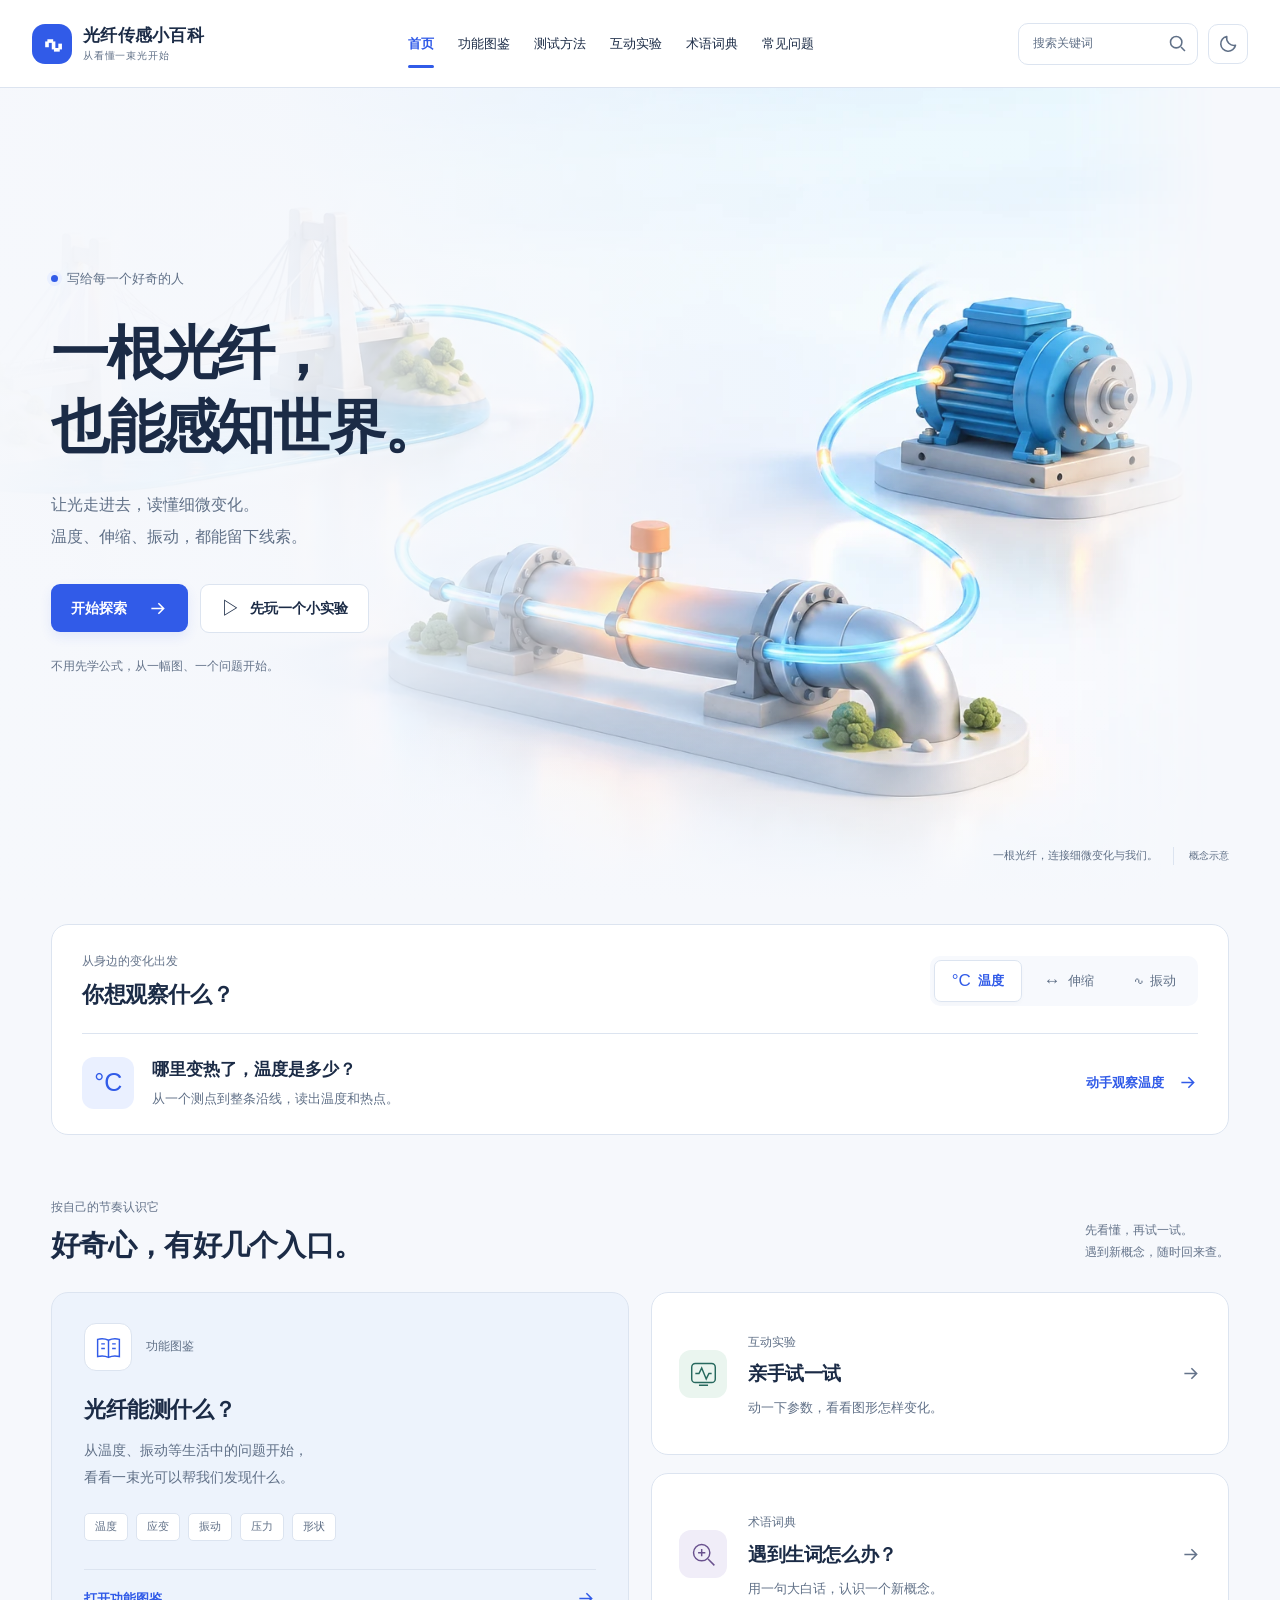
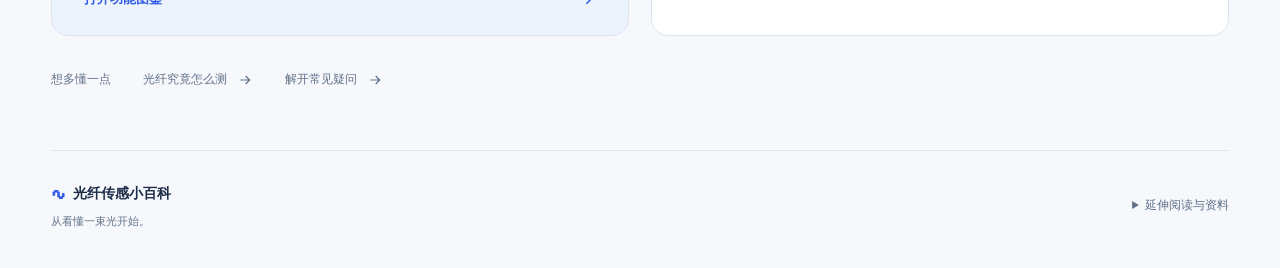
<file: index.html>
<!doctype html>
<html lang="zh-CN">
<head>
<meta charset="UTF-8">
<meta name="viewport" content="width=device-width,initial-scale=1">
<link rel="canonical" href="https://fiber-sensing-guide.hejd1993.chatgpt.site/index.html">
<meta property="og:type" content="website">
<meta property="og:locale" content="zh_CN">
<meta property="og:site_name" content="光纤传感小百科">
<meta property="og:title" content="光纤传感小百科 · 看得懂的光纤传感">
<meta property="og:description" content="一根光纤，也能感知世界。从生活中的变化开始，认识光纤传感、动手做实验、读懂新概念。">
<meta property="og:url" content="https://fiber-sensing-guide.hejd1993.chatgpt.site/index.html">
<meta property="og:image" content="https://fiber-sensing-guide.hejd1993.chatgpt.site/images/fiber-world-v1.png">
<meta name="theme-color" content="#315be8">
<title>光纤传感小百科 · 看得懂的光纤传感</title>
<meta name="description" content="一根光纤，也能感知世界。从生活中的变化开始，认识光纤传感、动手做实验、读懂新概念。">
<link rel="icon" type="image/svg+xml" href="data:image/svg+xml,%3Csvg xmlns='http://www.w3.org/2000/svg' viewBox='0 0 32 32'%3E%3Crect width='32' height='32' rx='9' fill='%23315be8'/%3E%3Cpath d='M5 16h5l3-7 6 14 3-7h5' fill='none' stroke='white' stroke-width='2.5'/%3E%3C/svg%3E">
<script src="theme-init.js?v=13"></script>
<script src="page-transitions.js?v=13"></script>
<link rel="stylesheet" href="style.css?v=13">
<link rel="stylesheet" href="readability.css?v=13">
<link rel="stylesheet" href="functions.css?v=13">
<link rel="stylesheet" href="lab.css?v=13">
<link rel="stylesheet" href="methods.css?v=13">
<link rel="stylesheet" href="layout.css?v=13">
<link rel="stylesheet" href="pages.css?v=13">
<link rel="stylesheet" href="friendly.css?v=14">
<link rel="stylesheet" href="header-tools.css?v=13">
<link rel="stylesheet" href="page-transitions.css?v=13">
<link rel="stylesheet" href="page-directory.css?v=13">
<link rel="stylesheet" href="illustrations.css?v=18">
<link rel="stylesheet" href="site-design.css?v=1">
<link rel="stylesheet" href="site-pages.css?v=1">
<link rel="stylesheet" href="home-immersive.css?v=1">
<link rel="stylesheet" href="detail-reading.css?v=1">
</head>
<body data-page="intro" class="field-guide">
<noscript><div class="noscript-note">JavaScript 未启用，仍可阅读页面正文。功能图鉴、测试方法和术语词典的卡片可打开完整文字资料；互动实验和搜索需要启用 JavaScript。</div></noscript>
<a class="skip" href="#main">跳到主要内容</a>
<header class="topbar"><a class="brand" href="index.html" aria-label="光纤传感小百科首页"><span class="brand-icon" aria-hidden="true">∿</span><span>光纤传感小百科<small>从看懂一束光开始</small></span></a><nav class="topnav" aria-label="主导航"><a href="index.html" data-page-link="intro" class="active" aria-current="page">首页</a><a href="guide.html" data-page-link="guide">功能图鉴</a><a href="methods.html" data-page-link="methods">测试方法</a><a href="lab.html" data-page-link="lab">互动实验</a><a href="terms.html" data-page-link="terms">术语词典</a><a href="questions.html" data-page-link="questions">常见问题</a></nav><div class="header-tools"><form id="site-search-form" class="header-search" role="search" aria-label="全站关键词检索"><input id="site-search-input" type="search" name="q" placeholder="搜索关键词" aria-label="全站关键词" autocomplete="off" maxlength="120"><button type="submit" class="header-search-button" aria-label="搜索全站" title="关键词检索"><svg viewBox="0 0 24 24" width="20" height="20" fill="none" stroke="currentColor" stroke-width="1.8" aria-hidden="true"><circle cx="10.5" cy="10.5" r="6.5"/><path d="m16 16 4.5 4.5"/></svg></button></form><button type="button" id="theme-toggle" class="theme-toggle" aria-label="切换到黑夜模式" title="切换到黑夜模式" aria-pressed="false"><svg class="theme-moon" viewBox="0 0 24 24" width="20" height="20" fill="none" stroke="currentColor" stroke-width="1.8" stroke-linecap="round" stroke-linejoin="round" aria-hidden="true"><path d="M20 14a8.5 8.5 0 0 1-10-10A8.5 8.5 0 1 0 20 14Z"/></svg><svg class="theme-sun" viewBox="0 0 24 24" width="20" height="20" fill="none" stroke="currentColor" stroke-width="1.8" stroke-linecap="round" aria-hidden="true"><circle cx="12" cy="12" r="4"/><path d="M12 2v2m0 16v2M2 12h2m16 0h2M5 5l1.5 1.5m11 11L19 19M5 19l1.5-1.5m11-11L19 5"/></svg></button></div></header>
<div class="shell shell-no-directory shell-home">
<main id="main" class="hp-main">
  <section id="intro" class="hp-hero hp-hero--immersive" aria-labelledby="home-title">
    <div class="hp-intro">
      <p class="hp-audience"><span aria-hidden="true"></span>写给每一个好奇的人</p>
      <h1 id="home-title">一根光纤，<br>也能感知世界。</h1>
      <p class="hp-lead">让光走进去，读懂细微变化。<br>温度、伸缩、振动，都能留下线索。</p>
      <div class="hp-actions">
        <a class="hp-button hp-primary" href="guide.html">开始探索<svg viewBox="0 0 24 24" fill="none" stroke="currentColor" stroke-width="1.8" aria-hidden="true"><path d="M5 12h14m-6-6 6 6-6 6"/></svg></a>
        <a class="hp-button hp-secondary" href="lab.html"><span class="hp-play" aria-hidden="true">▷</span>先玩一个小实验</a>
      </div>
      <p class="hp-note">不用先学公式，从一幅图、一个问题开始。</p>
    </div>
    <figure class="hp-visual">
      <picture class="hp-picture">
        <source type="image/webp" srcset="images/fiber-world-v1-640.webp 640w, images/fiber-world-v1-960.webp 960w, images/fiber-world-v1-1536.webp 1536w" sizes="(max-width: 680px) 106vw, (min-width: 1800px) 1800px, 100vw">
        <img src="images/fiber-world-v1.png" width="1536" height="1024" alt="一根发光光纤连接桥梁、管道与设备的概念插画" fetchpriority="high" decoding="async">
      </picture>
      <figcaption><span>一根光纤，连接细微变化与我们。</span><span class="hp-image-note">概念示意</span></figcaption>
    </figure>
  </section>

<section class="hp-discover" aria-labelledby="discover-title">
    <div class="hp-discover-heading">
      <div><p class="hp-section-hint">从身边的变化出发</p><h2 id="discover-title">你想观察什么？</h2></div>
      <fieldset class="hp-scene-picker"><legend class="hp-sr-only">选择一个观察场景</legend>
        <label><input type="radio" name="scene" value="temperature" checked><span><b aria-hidden="true">°C</b>温度</span></label>
        <label><input type="radio" name="scene" value="strain"><span><b aria-hidden="true">↔</b>伸缩</span></label>
        <label><input type="radio" name="scene" value="vibration"><span><b aria-hidden="true">∿</b>振动</span></label>
      </fieldset>
    </div>
    <div class="hp-scene-body">
      <div class="hp-scenario-symbol" aria-hidden="true" id="scene-symbol">°C</div>
      <div class="hp-scenario-copy"><h3 id="scene-question">哪里变热了，温度是多少？</h3><p id="scene-description">从一个测点到整条沿线，读出温度和热点。</p></div>
      <a class="hp-scene-link" id="scene-experiment" href="lab.html?mode=dts"><span id="scene-action">动手观察温度</span><svg viewBox="0 0 24 24" fill="none" stroke="currentColor" stroke-width="1.8" aria-hidden="true"><path d="M5 12h14m-6-6 6 6-6 6"/></svg></a>
    </div>
    <p id="scene-announcement" class="hp-sr-only" role="status" aria-live="polite" aria-atomic="true"></p>
  </section>

  <section class="hp-learning" aria-labelledby="learning-title">
    <div class="hp-section-header"><div><p class="hp-section-hint">按自己的节奏认识它</p><h2 id="learning-title">好奇心，有好几个入口。</h2></div><p>先看懂，再试一试。<br>遇到新概念，随时回来查。</p></div>
    <div class="hp-paths">
      <a class="hp-path hp-path-main" href="guide.html">
        <div class="hp-path-top"><span class="hp-path-icon"><svg viewBox="0 0 32 32" fill="none" stroke="currentColor" stroke-width="1.6" aria-hidden="true"><path d="M16 8c-4-2-8-2-12-1v19c4-1 8-1 12 1 4-2 8-2 12-1V7c-4-1-8-1-12 1Zm0 0v19M8 12h4m-4 5h4m8-5h4m-4 5h4"/></svg></span><span class="hp-path-tag">功能图鉴</span></div>
        <h3>光纤能测什么？</h3><p>从温度、振动等生活中的问题开始，<br>看看一束光可以帮我们发现什么。</p>
        <div class="hp-measures" aria-label="图鉴包含的部分测量功能"><span>温度</span><span>应变</span><span>振动</span><span>压力</span><span>形状</span></div>
        <span class="hp-path-bottom">打开功能图鉴<svg viewBox="0 0 24 24" fill="none" stroke="currentColor" stroke-width="1.8" aria-hidden="true"><path d="M5 12h14m-6-6 6 6-6 6"/></svg></span>
      </a>
      <div class="hp-path-side">
        <a class="hp-path hp-path-row" href="lab.html"><span class="hp-path-icon hp-icon-experiment"><svg viewBox="0 0 32 32" fill="none" stroke="currentColor" stroke-width="1.6" aria-hidden="true"><rect x="3" y="5" width="26" height="21" rx="4"/><path d="M7 16h4l3-6 5 12 3-6h3M11 29h10"/></svg></span><div><span class="hp-path-tag">互动实验</span><h3>亲手试一试</h3><p>动一下参数，看看图形怎样变化。</p></div><span class="hp-row-arrow"><svg viewBox="0 0 24 24" fill="none" stroke="currentColor" stroke-width="1.8" aria-hidden="true"><path d="M5 12h14m-6-6 6 6-6 6"/></svg></span></a>
        <a class="hp-path hp-path-row" href="terms.html"><span class="hp-path-icon hp-icon-terms"><svg viewBox="0 0 32 32" fill="none" stroke="currentColor" stroke-width="1.6" aria-hidden="true"><circle cx="14" cy="14" r="9"/><path d="m21 21 7 7M10 14h8m-4-4v8"/></svg></span><div><span class="hp-path-tag">术语词典</span><h3>遇到生词怎么办？</h3><p>用一句大白话，认识一个新概念。</p></div><span class="hp-row-arrow"><svg viewBox="0 0 24 24" fill="none" stroke="currentColor" stroke-width="1.8" aria-hidden="true"><path d="M5 12h14m-6-6 6 6-6 6"/></svg></span></a>
      </div>
    </div>
    <div class="hp-further"><span>想多懂一点</span><a href="methods.html">光纤究竟怎么测<svg viewBox="0 0 24 24" fill="none" stroke="currentColor" stroke-width="1.8" aria-hidden="true"><path d="M5 12h14m-6-6 6 6-6 6"/></svg></a><a href="questions.html">解开常见疑问<svg viewBox="0 0 24 24" fill="none" stroke="currentColor" stroke-width="1.8" aria-hidden="true"><path d="M5 12h14m-6-6 6 6-6 6"/></svg></a></div>
  </section>

<footer class="hp-footer"><div><a class="footer-brand" href="index.html"><span class="hp-footer-wave" aria-hidden="true">∿</span>光纤传感小百科</a><p>从看懂一束光开始。</p></div><details class="source-links"><summary>延伸阅读与资料</summary><div class="source-list"><a href="https://www.apsensing.com/en/technology-and-products/distributed-temperature-sensing" target="_blank" rel="noopener noreferrer">AP Sensing · DTS 原理</a><a href="https://silixa.com/technology/idas-intelligent-distributed-acoustic-sensor/" target="_blank" rel="noopener noreferrer">Silixa · 相位与动态应变</a><a href="https://arxiv.org/abs/1907.07675" target="_blank" rel="noopener noreferrer">论文 · DVS 的不同实现</a><a href="https://www.lunainc.com/sites/default/files/assets/files/LUN-20-101%20-%20Interactive%20PDF_v8.pdf" target="_blank" rel="noopener noreferrer">Luna · 光纤光栅</a></div></details></footer>
</main>
</div>
<dialog id="search-dialog" class="search-dialog" aria-labelledby="search-title"><div class="search-dialog-top"><h2 id="search-title">关键词检索</h2><button type="button" id="close-search" aria-label="关闭检索" title="关闭检索">×</button></div><form id="dialog-search-form" class="dialog-search" role="search" aria-label="检索网站内容"><input id="dialog-search-input" type="search" name="q" placeholder="试试温度、相位、光栅…" aria-label="检索关键词" autocomplete="off" maxlength="120"><button type="submit" class="button primary">搜索</button></form><p id="search-summary" class="search-summary" role="status" aria-live="polite"></p><div id="search-suggestions" class="search-suggestions" aria-label="试试这些关键词"><button type="button" data-search-query="温度">温度</button><button type="button" data-search-query="振动">振动</button><button type="button" data-search-query="FBG">FBG</button><button type="button" data-search-query="相位">相位</button></div><div id="search-results" class="search-results"></div></dialog>
<dialog id="term-dialog" aria-labelledby="dialog-title"><div class="dialog-top"><span id="dialog-category"></span><div class="dialog-actions"><button type="button" id="dialog-back" hidden>← 返回上一项</button><button type="button" id="copy-detail-link">复制链接</button><button type="button" id="close-dialog" aria-label="关闭详情">×</button></div></div><div class="detail-share"><span id="detail-share-status" role="status"></span><input id="detail-share-url" readonly hidden aria-label="当前详情链接"></div><div id="dialog-content"></div></dialog>

<script src="terms.js?v=13" defer></script><script src="functions.js?v=13" defer></script><script src="methods.js?v=14" defer></script><script src="lab-content.js?v=13" defer></script><script src="card-illustrations.js?v=17" defer></script><script src="detail-illustrations.js?v=20" defer></script><script src="methods-view.js?v=13" defer></script><script src="detail-reading.js?v=1" defer></script><script src="detail-navigation.js?v=1" defer></script><script src="app.js?v=16" defer></script><script src="search-content.js?v=13" defer></script><script src="header-tools.js?v=14" defer></script>


<script src="home-preview.js?v=1" defer></script>
</body>
</html>
</file>
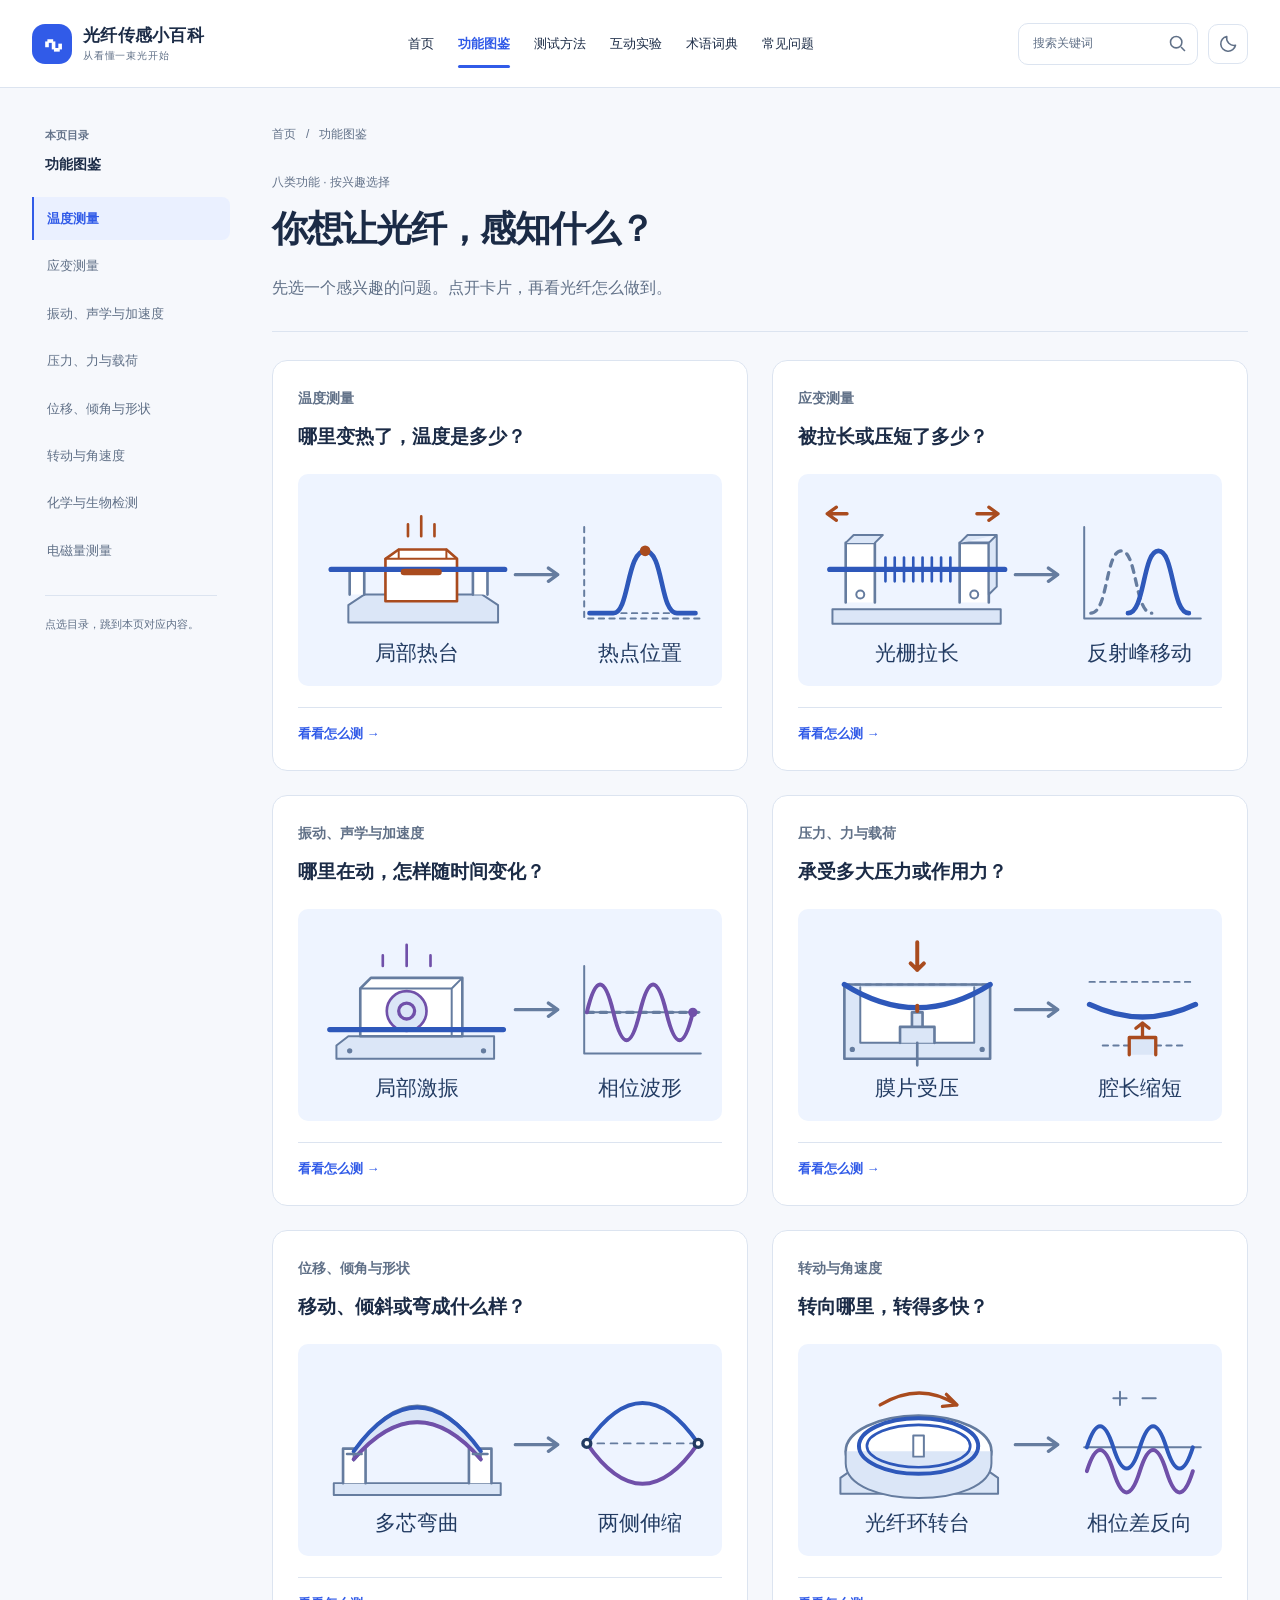
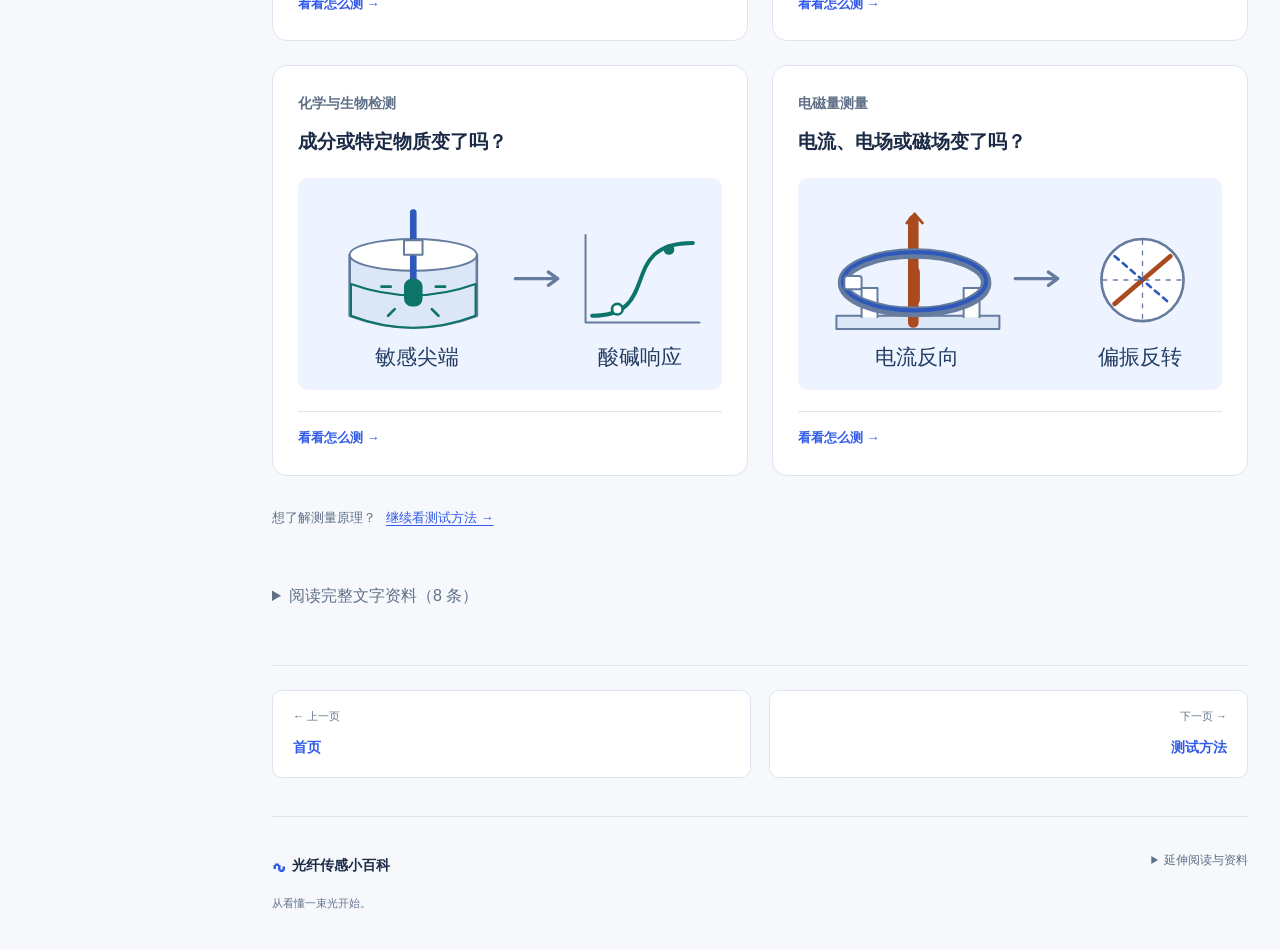
<file: guide.html>
<!doctype html>
<html lang="zh-CN">
<head>
<meta charset="UTF-8"><meta name="viewport" content="width=device-width,initial-scale=1">
<title>功能图鉴 · 光纤传感小百科</title>
<meta name="description" content="温度、应变、振动……先从你想测的对象开始。">
<link rel="canonical" href="https://fiber-sensing-guide.hejd1993.chatgpt.site/guide.html">
<meta property="og:type" content="website">
<meta property="og:locale" content="zh_CN">
<meta property="og:site_name" content="光纤传感小百科">
<meta property="og:title" content="功能图鉴 · 光纤传感小百科">
<meta property="og:description" content="温度、应变、振动……先从你想测的对象开始。">
<meta property="og:url" content="https://fiber-sensing-guide.hejd1993.chatgpt.site/guide.html">
<meta property="og:image" content="https://fiber-sensing-guide.hejd1993.chatgpt.site/images/fiber-world-v1.png">
<meta name="theme-color" content="#3459df">
<link rel="icon" type="image/svg+xml" href="data:image/svg+xml,%3Csvg xmlns='http://www.w3.org/2000/svg' viewBox='0 0 32 32'%3E%3Crect width='32' height='32' rx='9' fill='%233459df'/%3E%3Cpath d='M5 16h5l3-7 6 14 3-7h5' fill='none' stroke='white' stroke-width='2.5' stroke-linejoin='round'/%3E%3C/svg%3E">
<script src="theme-init.js?v=13"></script>
<script src="page-transitions.js?v=13"></script>
<link rel="stylesheet" href="style.css?v=13"><link rel="stylesheet" href="readability.css?v=13"><link rel="stylesheet" href="functions.css?v=13"><link rel="stylesheet" href="lab.css?v=13">
<link rel="stylesheet" href="methods.css?v=13"><link rel="stylesheet" href="layout.css?v=13">
<link rel="stylesheet" href="pages.css?v=13">
<link rel="stylesheet" href="friendly.css?v=13">
<link rel="stylesheet" href="header-tools.css?v=13">
<link rel="stylesheet" href="page-transitions.css?v=13">
<link rel="stylesheet" href="page-directory.css?v=13">
<link rel="stylesheet" href="illustrations.css?v=18">
<link rel="stylesheet" href="site-design.css?v=1">
<link rel="stylesheet" href="site-pages.css?v=1">
<link rel="stylesheet" href="detail-reading.css?v=1">
</head>
<body data-page="guide" class="field-guide">
<noscript><div class="noscript-note">JavaScript 未启用，仍可阅读页面正文。功能图鉴、测试方法和术语词典的卡片可打开完整文字资料；互动实验和搜索需要启用 JavaScript。</div></noscript>
<a class="skip" href="#main">跳到主要内容</a>
<header class="topbar"><a class="brand" href="index.html" aria-label="光纤传感小百科首页"><span class="brand-icon" aria-hidden="true">∿</span><span>光纤传感小百科<small>从看懂一束光开始</small></span></a><nav class="topnav" aria-label="主导航"><a href="index.html" data-page-link="intro">首页</a><a href="guide.html" data-page-link="guide" class="active" aria-current="page">功能图鉴</a><a href="methods.html" data-page-link="methods">测试方法</a><a href="lab.html" data-page-link="lab">互动实验</a><a href="terms.html" data-page-link="terms">术语词典</a><a href="questions.html" data-page-link="questions">常见问题</a></nav><div class="header-tools"><form id="site-search-form" class="header-search" role="search" aria-label="全站关键词检索"><input id="site-search-input" type="search" name="q" placeholder="搜索关键词" aria-label="全站关键词" autocomplete="off" maxlength="120"><button type="submit" class="header-search-button" aria-label="搜索全站" title="关键词检索"><svg viewBox="0 0 24 24" width="20" height="20" fill="none" stroke="currentColor" stroke-width="1.8" aria-hidden="true"><circle cx="10.5" cy="10.5" r="6.5"/><path d="m16 16 4.5 4.5"/></svg></button></form><button type="button" id="theme-toggle" class="theme-toggle" aria-label="切换到黑夜模式" title="切换到黑夜模式" aria-pressed="false"><svg class="theme-moon" viewBox="0 0 24 24" width="20" height="20" fill="none" stroke="currentColor" stroke-width="1.8" stroke-linecap="round" stroke-linejoin="round" aria-hidden="true"><path d="M20 14a8.5 8.5 0 0 1-10-10A8.5 8.5 0 1 0 20 14Z"/></svg><svg class="theme-sun" viewBox="0 0 24 24" width="20" height="20" fill="none" stroke="currentColor" stroke-width="1.8" stroke-linecap="round" aria-hidden="true"><circle cx="12" cy="12" r="4"/><path d="M12 2v2m0 16v2M2 12h2m16 0h2M5 5l1.5 1.5m11 11L19 19M5 19l1.5-1.5m11-11L19 5"/></svg></button></div></header>
<div class="shell">
<aside class="sidebar page-directory"><div class="side-kicker">本页目录</div><p class="page-directory-title">功能图鉴</p><nav class="page-directory-nav" aria-label="功能图鉴快速目录"><a class="side-link active" href="#function-temperature" data-directory-link aria-current="location"><span class="directory-index" aria-hidden="true">01</span><span>温度测量</span></a><a class="side-link" href="#function-strain" data-directory-link><span class="directory-index" aria-hidden="true">02</span><span>应变测量</span></a><a class="side-link" href="#function-vibration" data-directory-link><span class="directory-index" aria-hidden="true">03</span><span>振动、声学与加速度</span></a><a class="side-link" href="#function-pressure" data-directory-link><span class="directory-index" aria-hidden="true">04</span><span>压力、力与载荷</span></a><a class="side-link" href="#function-geometry" data-directory-link><span class="directory-index" aria-hidden="true">05</span><span>位移、倾角与形状</span></a><a class="side-link" href="#function-rotation" data-directory-link><span class="directory-index" aria-hidden="true">06</span><span>转动与角速度</span></a><a class="side-link" href="#function-chemical" data-directory-link><span class="directory-index" aria-hidden="true">07</span><span>化学与生物检测</span></a><a class="side-link" href="#function-electromagnetic" data-directory-link><span class="directory-index" aria-hidden="true">08</span><span>电磁量测量</span></a></nav><p class="directory-hint">点选目录，跳到本页对应内容。</p></aside>
<main id="main"><details class="mobile-directory page-directory-mobile"><summary>本页目录 · 功能图鉴</summary><nav class="page-directory-nav" aria-label="功能图鉴手机快速目录"><a class="side-link active" href="#function-temperature" data-directory-link aria-current="location"><span class="directory-index" aria-hidden="true">01</span><span>温度测量</span></a><a class="side-link" href="#function-strain" data-directory-link><span class="directory-index" aria-hidden="true">02</span><span>应变测量</span></a><a class="side-link" href="#function-vibration" data-directory-link><span class="directory-index" aria-hidden="true">03</span><span>振动、声学与加速度</span></a><a class="side-link" href="#function-pressure" data-directory-link><span class="directory-index" aria-hidden="true">04</span><span>压力、力与载荷</span></a><a class="side-link" href="#function-geometry" data-directory-link><span class="directory-index" aria-hidden="true">05</span><span>位移、倾角与形状</span></a><a class="side-link" href="#function-rotation" data-directory-link><span class="directory-index" aria-hidden="true">06</span><span>转动与角速度</span></a><a class="side-link" href="#function-chemical" data-directory-link><span class="directory-index" aria-hidden="true">07</span><span>化学与生物检测</span></a><a class="side-link" href="#function-electromagnetic" data-directory-link><span class="directory-index" aria-hidden="true">08</span><span>电磁量测量</span></a></nav></details>
<div class="page-crumb"><a href="index.html">首页</a><span aria-hidden="true">/</span><span>功能图鉴</span></div>
<section class="section" id="guide"><div class="topic-hero topic-hero-text"><div class="topic-copy"><span class="section-number">八类功能 · 按兴趣选择</span><h1>你想让光纤，感知什么？</h1><p class="section-copy">先选一个感兴趣的问题。点开卡片，再看光纤怎么做到。</p></div></div><div class="guide-grid" id="function-grid"><!-- readable-function-cards:start --><a id="function-temperature" class="guide-card orange" href="#entry-function-temperature"><span class="function-label">温度测量</span><span class="card-illustration"><svg viewBox="0 0 320 160" aria-hidden="true" focusable="false" xmlns="http://www.w3.org/2000/svg"><g fill="none" stroke="var(--ill-ink)" stroke-width="2.5" stroke-linecap="round" stroke-linejoin="round"><path d="m38 99 12-8h89l12 8v13H38Z" fill="var(--ill-ghost)" stroke="var(--ill-line)" stroke-width="1.5"/><path d="M66 96V64l10-7h36l8 7v32Z" fill="var(--ill-panel)" stroke="var(--ill-orange)" stroke-width="2"/><path d="M66 64h54m-44-7v7m36-7v7" stroke="var(--ill-orange)" stroke-width="1.5"/><path d="M39 91V73h11v18m82 0V73h11v18" fill="var(--ill-panel)" stroke="var(--ill-line)" stroke-width="2"/><path d="M25 72h131" stroke="var(--ill-blue)" stroke-width="4"/><path d="M80 74h26" stroke="var(--ill-orange)" stroke-width="5"/><path d="M83 47v-9m10 9V32m10 15v-9" stroke="var(--ill-orange)" stroke-width="2"/><path d="M164 76H196m-7-5 7 5 -7 5" stroke="var(--ill-line)"/><path d="M216 40v69h88M220 105h80" stroke="var(--ill-line)" stroke-width="1.5" stroke-dasharray="4 4"/><path d="M220 105h18c12 0 10-47 24-47s11 47 24 47h14" stroke="var(--ill-blue)" stroke-width="3.5"/><circle cx="262" cy="58" r="4" fill="var(--ill-orange)" stroke="none"/><text x="90" y="140" fill="var(--ill-ink)" stroke="none" text-anchor="middle" font-family="inherit" font-size="16">局部热台</text><text x="258" y="140" fill="var(--ill-ink)" stroke="none" text-anchor="middle" font-family="inherit" font-size="16">热点位置</text></g></svg></span><h3 class="card-prompt">哪里变热了，温度是多少？</h3><p class="static-card-summary">从一个测点到整条沿线，读出温度和热点。</p><span class="card-foot"><b>阅读完整解释</b></span></a><a id="function-strain" class="guide-card blue" href="#entry-function-strain"><span class="function-label">应变测量</span><span class="card-illustration"><svg viewBox="0 0 320 160" aria-hidden="true" focusable="false" xmlns="http://www.w3.org/2000/svg"><g fill="none" stroke="var(--ill-ink)" stroke-width="2.5" stroke-linecap="round" stroke-linejoin="round"><path d="M26 102h127v11H26Z" fill="var(--ill-ghost)" stroke="var(--ill-line)" stroke-width="1.5"/><path d="M36 97V52h22v45m64 0V52h22v45" fill="var(--ill-panel)" stroke="var(--ill-line)" stroke-width="2"/><path d="m36 52 6-6h22l-6 6m64 0 6-6h22l-6 6v39l6-6V46" fill="var(--ill-ghost)" stroke="var(--ill-line)" stroke-width="1.5"/><path d="M24 72h132" stroke="var(--ill-blue)" stroke-width="4"/><path d="M66 63v18m7-18v18m7-18v18m7-18v18m7-18v18m7-18v18m7-18v18m7-18v18" stroke="var(--ill-blue)" stroke-width="2"/><circle cx="47" cy="91" r="3" fill="var(--ill-panel)" stroke="var(--ill-line)" stroke-width="1.5"/><circle cx="133" cy="91" r="3" fill="var(--ill-panel)" stroke="var(--ill-line)" stroke-width="1.5"/><path d="M37 30H22m7-5 -7 5 7 5" stroke="var(--ill-orange)"/><path d="M135 30H151m-7-5 7 5 -7 5" stroke="var(--ill-orange)"/><path d="M164 76H196m-7-5 7 5 -7 5" stroke="var(--ill-line)"/><path d="M216 40v69h88" stroke="var(--ill-line)" stroke-width="1.5"/><path d="M221 105c13 0 11-47 23-47s10 47 23 47" stroke="var(--ill-line)" stroke-dasharray="5 5"/><path d="M249 105c13 0 11-47 23-47s10 47 23 47" stroke="var(--ill-blue)" stroke-width="3.5"/><text x="90" y="140" fill="var(--ill-ink)" stroke="none" text-anchor="middle" font-family="inherit" font-size="16">光栅拉长</text><text x="258" y="140" fill="var(--ill-ink)" stroke="none" text-anchor="middle" font-family="inherit" font-size="16">反射峰移动</text></g></svg></span><h3 class="card-prompt">被拉长或压短了多少？</h3><p class="static-card-summary">读出相对伸缩，观察结构正在怎样变形。</p><span class="card-foot"><b>阅读完整解释</b></span></a><a id="function-vibration" class="guide-card purple" href="#entry-function-vibration"><span class="function-label">振动、声学与加速度</span><span class="card-illustration"><svg viewBox="0 0 320 160" aria-hidden="true" focusable="false" xmlns="http://www.w3.org/2000/svg"><g fill="none" stroke="var(--ill-ink)" stroke-width="2.5" stroke-linecap="round" stroke-linejoin="round"><path d="m29 103 9-7h110v17H29Z" fill="var(--ill-ghost)" stroke="var(--ill-line)" stroke-width="1.5"/><path d="M47 96V60l8-8h69v44Z" fill="var(--ill-panel)" stroke="var(--ill-line)" stroke-width="2"/><path d="M47 60h69l8-8m-8 8v36" stroke="var(--ill-line)" stroke-width="1.5"/><circle cx="82" cy="77" r="15" fill="var(--ill-ghost)" stroke="var(--ill-purple)" stroke-width="2"/><circle cx="82" cy="77" r="6" stroke="var(--ill-purple)"/><path d="M24 91h131" stroke="var(--ill-blue)" stroke-width="4"/><path d="M64 43v-8m18 8V27m18 16v-8" stroke="var(--ill-purple)" stroke-width="2"/><circle cx="39" cy="107" r="2" fill="var(--ill-line)" stroke="none"/><circle cx="140" cy="107" r="2" fill="var(--ill-line)" stroke="none"/><path d="M164 76H196m-7-5 7 5 -7 5" stroke="var(--ill-line)"/><path d="M216 43v66h88M217 78h86" stroke="var(--ill-line)" stroke-width="1.5"/><path d="M218 78h84" stroke="var(--ill-line)" stroke-dasharray="5 5"/><path d="M218 78q10-42 20 0t20 0t20 0t20 0" stroke="var(--ill-purple)" stroke-width="3"/><circle cx="298" cy="78" r="3.5" fill="var(--ill-purple)" stroke="none"/><text x="90" y="140" fill="var(--ill-ink)" stroke="none" text-anchor="middle" font-family="inherit" font-size="16">局部激振</text><text x="258" y="140" fill="var(--ill-ink)" stroke="none" text-anchor="middle" font-family="inherit" font-size="16">相位波形</text></g></svg></span><h3 class="card-prompt">哪里在动，怎样随时间变化？</h3><p class="static-card-summary">发现扰动、记录波形，或测量专用探头的加速度。</p><span class="card-foot"><b>阅读完整解释</b></span></a><a id="function-pressure" class="guide-card teal" href="#entry-function-pressure"><span class="function-label">压力、力与载荷</span><span class="card-illustration"><svg viewBox="0 0 320 160" aria-hidden="true" focusable="false" xmlns="http://www.w3.org/2000/svg"><g fill="none" stroke="var(--ill-ink)" stroke-width="2.5" stroke-linecap="round" stroke-linejoin="round"><path d="M35 57v56h110V57Z" fill="var(--ill-ghost)" stroke="var(--ill-line)" stroke-width="2"/><path d="M47 59v42h86V59" fill="var(--ill-panel)" stroke="var(--ill-line)" stroke-width="1.5"/><path d="M35 57h110" stroke="var(--ill-line)" stroke-dasharray="4 4" stroke-width="1.5"/><path d="M35 57Q90 92 145 57" stroke="var(--ill-blue)" stroke-width="4"/><path d="M77 101V89h26v12m-9-12V78h-8v11m4 12v17" fill="var(--ill-ghost)" stroke="var(--ill-line)" stroke-width="2"/><path d="M90 77v-4" stroke="var(--ill-orange)" stroke-width="3"/><circle cx="41" cy="106" r="2" fill="var(--ill-line)" stroke="none"/><circle cx="139" cy="106" r="2" fill="var(--ill-line)" stroke="none"/><path d="M90 25v21m-5-5 5 5 5-5" stroke="var(--ill-orange)" stroke-width="3"/><path d="M164 76H196m-7-5 7 5 -7 5" stroke="var(--ill-line)"/><path d="M220 55h80m-70 48h60" stroke="var(--ill-line)" stroke-dasharray="4 4" stroke-width="1.5"/><path d="M220 72q40 19 80 0" stroke="var(--ill-blue)" stroke-width="4"/><path d="M250 110V97h20v13m-10-13V86m-5 4 5-4 5 4" fill="var(--ill-ghost)" stroke="var(--ill-orange)" stroke-width="2.5"/><text x="90" y="140" fill="var(--ill-ink)" stroke="none" text-anchor="middle" font-family="inherit" font-size="16">膜片受压</text><text x="258" y="140" fill="var(--ill-ink)" stroke="none" text-anchor="middle" font-family="inherit" font-size="16">腔长缩短</text></g></svg></span><h3 class="card-prompt">承受多大压力或作用力？</h3><p class="static-card-summary">用传力结构，把外界载荷转成可读取的光学变化。</p><span class="card-foot"><b>阅读完整解释</b></span></a><a id="function-geometry" class="guide-card blue" href="#entry-function-geometry"><span class="function-label">位移、倾角与形状</span><span class="card-illustration"><svg viewBox="0 0 320 160" aria-hidden="true" focusable="false" xmlns="http://www.w3.org/2000/svg"><g fill="none" stroke="var(--ill-ink)" stroke-width="2.5" stroke-linecap="round" stroke-linejoin="round"><path d="M27 105h126v9H27Z" fill="var(--ill-ghost)" stroke="var(--ill-line)" stroke-width="1.5"/><path d="M34 105V79h17v26m78 0V79h17v26" fill="var(--ill-panel)" stroke="var(--ill-line)" stroke-width="2"/><path d="M42 81Q90 12 138 81L138 88Q90 29 42 88Z" fill="var(--ill-ghost)" stroke="var(--ill-line)" stroke-width="1.5"/><path d="M42 81Q90 15 138 81" stroke="var(--ill-blue)" stroke-width="3"/><path d="M42 87Q90 31 138 87" stroke="var(--ill-purple)" stroke-width="3"/><path d="M37 83h11m84 0h11" stroke="var(--ill-line)" stroke-width="2"/><path d="M164 76H196m-7-5 7 5 -7 5" stroke="var(--ill-line)"/><path d="M216 75h88" stroke="var(--ill-line)" stroke-width="1.5" stroke-dasharray="5 5"/><path d="M218 75Q260 14 302 75" stroke="var(--ill-blue)" stroke-width="3"/><path d="M218 75Q260 136 302 75" stroke="var(--ill-purple)" stroke-width="3"/><circle cx="218" cy="75" r="3" fill="var(--ill-panel)"/><circle cx="302" cy="75" r="3" fill="var(--ill-panel)"/><text x="90" y="140" fill="var(--ill-ink)" stroke="none" text-anchor="middle" font-family="inherit" font-size="16">多芯弯曲</text><text x="258" y="140" fill="var(--ill-ink)" stroke="none" text-anchor="middle" font-family="inherit" font-size="16">两侧伸缩</text></g></svg></span><h3 class="card-prompt">移动、倾斜或弯成什么样？</h3><p class="static-card-summary">从局部位移到曲率与形状，读出几何变化。</p><span class="card-foot"><b>阅读完整解释</b></span></a><a id="function-rotation" class="guide-card purple" href="#entry-function-rotation"><span class="function-label">转动与角速度</span><span class="card-illustration"><svg viewBox="0 0 320 160" aria-hidden="true" focusable="false" xmlns="http://www.w3.org/2000/svg"><g fill="none" stroke="var(--ill-ink)" stroke-width="2.5" stroke-linecap="round" stroke-linejoin="round"><path d="m32 101 13-9h93l13 9v12H32Z" fill="var(--ill-ghost)" stroke="var(--ill-line)" stroke-width="1.5"/><ellipse cx="91" cy="81" rx="55" ry="27" fill="var(--ill-panel)" stroke="var(--ill-line)" stroke-width="2"/><path d="M36 81v9c0 35 110 35 110 0v-9" fill="var(--ill-ghost)" stroke="var(--ill-line)" stroke-width="1.5"/><ellipse cx="91" cy="77" rx="45" ry="21" stroke="var(--ill-blue)" stroke-width="3"/><ellipse cx="91" cy="77" rx="39" ry="16" stroke="var(--ill-blue)" stroke-width="2"/><path d="M87 69v16h8V69Z" fill="var(--ill-panel)" stroke="var(--ill-line)" stroke-width="1.5"/><path d="M62 46q30-18 58 0m-8-8 8 8-11 1" stroke="var(--ill-orange)" stroke-width="2.5"/><path d="M164 76H196m-7-5 7 5 -7 5" stroke="var(--ill-line)"/><path d="M216 78h88" stroke="var(--ill-line)" stroke-width="1.5"/><path d="M218 78q10-32 20 0t20 0t20 0t20 0" stroke="var(--ill-blue)" stroke-width="3"/><path d="M218 96q10-32 20 0t20 0t20 0t20 0" stroke="var(--ill-purple)" stroke-width="3"/><path d="M238 41h10m-5-5v10m17-5h10" stroke="var(--ill-line)" stroke-width="1.5"/><text x="90" y="140" fill="var(--ill-ink)" stroke="none" text-anchor="middle" font-family="inherit" font-size="16">光纤环转台</text><text x="258" y="140" fill="var(--ill-ink)" stroke="none" text-anchor="middle" font-family="inherit" font-size="16">相位差反向</text></g></svg></span><h3 class="card-prompt">转向哪里，转得多快？</h3><p class="static-card-summary">通过环形光路的相位差，测量转动。</p><span class="card-foot"><b>阅读完整解释</b></span></a><a id="function-chemical" class="guide-card teal" href="#entry-function-chemical"><span class="function-label">化学与生物检测</span><span class="card-illustration"><svg viewBox="0 0 320 160" aria-hidden="true" focusable="false" xmlns="http://www.w3.org/2000/svg"><g fill="none" stroke="var(--ill-ink)" stroke-width="2.5" stroke-linecap="round" stroke-linejoin="round"><path d="M39 58v46q48 18 96 0V58" fill="var(--ill-ghost)" stroke="var(--ill-line)" stroke-width="2"/><ellipse cx="87" cy="58" rx="48" ry="12" fill="var(--ill-panel)" stroke="var(--ill-line)" stroke-width="1.5"/><path d="M40 80q47 17 94 0v24q-47 18-94 0Z" fill="var(--ill-ghost)" stroke="var(--ill-teal)" stroke-width="1.5"/><path d="M87 26v52" stroke="var(--ill-blue)" stroke-width="5"/><path d="M80 47h14v11H80Z" fill="var(--ill-panel)" stroke="var(--ill-line)" stroke-width="1.5"/><rect x="81" y="77" width="12" height="19" rx="5" fill="var(--ill-teal)" stroke="var(--ill-teal)" stroke-width="2"/><path d="M70 82h-7m41 0h7m-38 17-5 5m33-5 5 5" stroke="var(--ill-teal)" stroke-width="2"/><path d="M164 76H196m-7-5 7 5 -7 5" stroke="var(--ill-line)"/><path d="M217 43v66h86" stroke="var(--ill-line)" stroke-width="1.5"/><path d="M222 104c54 0 18-55 76-55" stroke="var(--ill-teal)" stroke-width="3"/><circle cx="241" cy="99" r="4" fill="var(--ill-panel)" stroke="var(--ill-teal)" stroke-width="2"/><circle cx="280" cy="54" r="4" fill="var(--ill-teal)" stroke="none"/><text x="90" y="140" fill="var(--ill-ink)" stroke="none" text-anchor="middle" font-family="inherit" font-size="16">敏感尖端</text><text x="258" y="140" fill="var(--ill-ink)" stroke="none" text-anchor="middle" font-family="inherit" font-size="16">酸碱响应</text></g></svg></span><h3 class="card-prompt">成分或特定物质变了吗？</h3><p class="static-card-summary">通过敏感材料或光与样品的相互作用，读取化学信息。</p><span class="card-foot"><b>阅读完整解释</b></span></a><a id="function-electromagnetic" class="guide-card orange" href="#entry-function-electromagnetic"><span class="function-label">电磁量测量</span><span class="card-illustration"><svg viewBox="0 0 320 160" aria-hidden="true" focusable="false" xmlns="http://www.w3.org/2000/svg"><g fill="none" stroke="var(--ill-ink)" stroke-width="2.5" stroke-linecap="round" stroke-linejoin="round"><path d="M29 104h123v10H29Z" fill="var(--ill-ghost)" stroke="var(--ill-line)" stroke-width="1.5"/><path d="M48 105V83h12v22m65 0V83h12v22" fill="var(--ill-panel)" stroke="var(--ill-line)" stroke-width="1.5"/><path d="M87 109V32" stroke="var(--ill-orange)" stroke-width="8"/><path d="M88 47V27m-6 7 6-7 6 7" stroke="var(--ill-orange)" stroke-width="2"/><ellipse cx="88" cy="79" rx="54" ry="22" stroke="var(--ill-line)" stroke-width="8"/><ellipse cx="88" cy="78" rx="54" ry="22" stroke="var(--ill-blue)" stroke-width="3"/><path d="M88 71v21" stroke="var(--ill-orange)" stroke-width="8"/><rect x="35" y="74" width="13" height="10" rx="2" fill="var(--ill-panel)" stroke="var(--ill-line)" stroke-width="1.5"/><path d="M164 76H196m-7-5 7 5 -7 5" stroke="var(--ill-line)"/><circle cx="260" cy="77" r="31" fill="var(--ill-panel)" stroke="var(--ill-line)" stroke-width="2"/><path d="M230 77h60m-30-30v60" stroke="var(--ill-line)" stroke-width="1" stroke-dasharray="3 5"/><path d="M239 95l42-36" stroke="var(--ill-orange)" stroke-width="3.5"/><path d="M239 59l42 36" stroke="var(--ill-blue)" stroke-width="2" stroke-dasharray="4 4"/><text x="90" y="140" fill="var(--ill-ink)" stroke="none" text-anchor="middle" font-family="inherit" font-size="16">电流反向</text><text x="258" y="140" fill="var(--ill-ink)" stroke="none" text-anchor="middle" font-family="inherit" font-size="16">偏振反转</text></g></svg></span><h3 class="card-prompt">电流、电场或磁场变了吗？</h3><p class="static-card-summary">利用专门设计，让电磁量在光信号中留下变化。</p><span class="card-foot"><b>阅读完整解释</b></span></a><!-- readable-function-cards:end --></div><p class="guide-next-step">想了解测量原理？<a href="methods.html">继续看测试方法 →</a></p></section>
<!-- readable-library:start --><details class="static-detail-library"><summary>阅读完整文字资料（8 条）</summary><article id="entry-function-temperature" tabindex="-1"><h2>温度测量</h2><p>从一个测点到整条沿线，读出温度和热点。</p><p>像把温度计放到关键位置，也可以铺成一条长长的感温线。</p><section><h3>原理解释</h3><p>温度会改变光纤或敏感材料的光学响应。拉曼方案比较两种回波的强度关系；光栅方案读取反射波长变化。读数经过校准后，才能换成温度。</p></section><section><h3>技术与方案</h3><h4>拉曼 DTS</h4><p>分布式</p><p>沿线读取温度分布，适合找出热点。</p><h4>FBG 测温</h4><p>点式／准分布式</p><p>在选定位置读取反射波长；封装要尽量隔离受力。</p><h4>布里渊／瑞利测温</h4><p>分布式</p><p>也能感知温度，但常需分离应变的影响。</p></section><section><h3>在哪里用得上</h3><ul><li>电缆与隧道热点监测</li><li>工业设备温度观察</li><li>结构内的温度分布</li></ul></section><section><h3>容易混淆的地方</h3><p>温度与应变可能同时改变波长或频移。不能把任何光纤接到通信设备上，就当成温度计。</p></section><section><h3>测量过程</h3><ol><li>温度改变</li><li>回波比例／波长改变</li><li>校准得到温度</li></ol></section><section><h3>继续阅读</h3><a href="methods.html#entry-method-grating">光栅反射</a> · <a href="methods.html#entry-method-rayleigh">瑞利散射</a> · <a href="methods.html#entry-method-raman">拉曼散射</a> · <a href="methods.html#entry-method-brillouin">布里渊散射</a> · <a href="methods.html#entry-method-interference">干涉测量</a> · <a href="terms.html#entry-term-dts">DTS · 分布式温度传感</a> · <a href="terms.html#entry-term-raman">拉曼散射</a> · <a href="terms.html#entry-term-fbg">FBG · 光纤布拉格光栅</a> · <a href="terms.html#entry-term-brillouin">布里渊散射</a></section><section><h3>关联实验</h3><a href="lab.html?mode=dts">进入互动实验</a></section><section><h3>原理资料</h3><p><a href="https://www.apsensing.com/en/technology-and-products/distributed-temperature-sensing" target="_blank" rel="noopener noreferrer">AP Sensing · DTS</a></p><p><a href="https://www.lunainc.com/sites/default/files/assets/files/LUN-20-101%20-%20Interactive%20PDF_v8.pdf" target="_blank" rel="noopener noreferrer">Luna · 光纤传感入门</a></p><p><a href="https://www.lunainc.com/capability/strain" target="_blank" rel="noopener noreferrer">Luna · 应变传感</a></p></section></article><article id="entry-function-strain" tabindex="-1"><h2>应变测量</h2><p>读出相对伸缩，观察结构正在怎样变形。</p><p>在橡皮筋上做两个记号，比较这段长度相对原来变了多少。</p><section><h3>原理解释</h3><p>应变描述长度变化与原始长度的比例。伸缩会改变光栅间距或光程；测量波长、频移或相位后，可在适当校准和温度补偿下得到应变。</p></section><section><h3>技术与方案</h3><h4>FBG 应变计</h4><p>点式／准分布式</p><p>把光栅固定到被测物上，读取指定位置的伸缩。</p><h4>BOTDR／BOTDA</h4><p>分布式</p><p>读取沿线布里渊响应，观察温度和应变。</p><h4>瑞利 OFDR</h4><p>分布式</p><p>比较散射指纹变化，获得细致的沿线应变分布。</p></section><section><h3>在哪里用得上</h3><ul><li>桥梁、管道的结构健康观察</li><li>复合材料受力实验</li><li>地层与边坡变形监测</li></ul></section><section><h3>容易混淆的地方</h3><p>应变不是力，也不是位移。换成力需要材料与结构模型；测静态变化和高速动态变化，还要检查设备的带宽与稳定性。</p></section><section><h3>测量过程</h3><ol><li>结构伸缩</li><li>光栅／光程改变</li><li>得到相对应变</li></ol></section><section><h3>继续阅读</h3><a href="methods.html#entry-method-grating">光栅反射</a> · <a href="methods.html#entry-method-rayleigh">瑞利散射</a> · <a href="methods.html#entry-method-brillouin">布里渊散射</a> · <a href="methods.html#entry-method-interference">干涉测量</a> · <a href="terms.html#entry-term-strain">应变</a> · <a href="terms.html#entry-term-fbg">FBG · 光纤布拉格光栅</a> · <a href="terms.html#entry-term-botdr">BOTDR</a> · <a href="terms.html#entry-term-botda">BOTDA</a> · <a href="terms.html#entry-term-ofdr">OFDR · 光频域反射</a></section><section><h3>关联实验</h3><a href="lab.html?mode=fbg">进入互动实验</a></section><section><h3>原理资料</h3><p><a href="https://www.lunainc.com/capability/strain" target="_blank" rel="noopener noreferrer">Luna · 应变传感</a></p><p><a href="https://fbgs.com/solutions/shape-sensing/" target="_blank" rel="noopener noreferrer">FBGS · 多芯光纤形状传感</a></p></section></article><article id="entry-function-vibration" tabindex="-1"><h2>振动、声学与加速度</h2><p>发现扰动、记录波形，或测量专用探头的加速度。</p><p>既可以是一条感知动静的线，也可以是装在关键位置的振动探头。</p><section><h3>原理解释</h3><p>声音和振动先通过环境、光缆或探头的机械结构变成光学变化。沿线系统可读取动态应变；带惯性质量块的专用探头可将加速度转成可读的光学响应。</p></section><section><h3>技术与方案</h3><h4>DAS／DVS</h4><p>分布式</p><p>沿线发现扰动或记录动态应变。两种名称在论文和产品中可能重叠。</p><h4>光纤加速度计</h4><p>点式／多点组网</p><p>用专用机械结构及光栅、干涉腔等读取加速度。</p><h4>光纤水听器</h4><p>点式／阵列</p><p>把水中的声压经专用结构转为光学响应。</p></section><section><h3>在哪里用得上</h3><ul><li>周界扰动与施工监测</li><li>机械振动和结构模态观察</li><li>地震、海洋声学研究</li></ul></section><section><h3>容易混淆的地方</h3><p>DAS 常测轴向动态应变或应变率，不直接等于空气声压或加速度。DAS、DVS 的缩写也不能单独决定是否能输出定量波形。</p></section><section><h3>测量过程</h3><ol><li>声音／振动</li><li>通过耦合产生变化</li><li>定位／波形／加速度</li></ol></section><section><h3>继续阅读</h3><a href="methods.html#entry-method-grating">光栅反射</a> · <a href="methods.html#entry-method-rayleigh">瑞利散射</a> · <a href="methods.html#entry-method-interference">干涉测量</a> · <a href="terms.html#entry-term-das">DAS · 分布式声学传感</a> · <a href="terms.html#entry-term-dvs">DVS · 分布式振动传感</a> · <a href="terms.html#entry-term-coupling">耦合</a> · <a href="terms.html#entry-term-gauge">标距</a> · <a href="terms.html#entry-term-acceleration">加速度</a></section><section><h3>关联实验</h3><a href="lab.html?mode=dvs">进入互动实验</a> <a href="lab.html?mode=das">进入互动实验</a></section><section><h3>原理资料</h3><p><a href="https://silixa.com/technology/idas-intelligent-distributed-acoustic-sensor/" target="_blank" rel="noopener noreferrer">Silixa · iDAS 原理</a></p><p><a href="https://arxiv.org/abs/1907.07675" target="_blank" rel="noopener noreferrer">研究论文 · 相干检测 DVS</a></p><p><a href="https://lunainc.com/capability/vibration-and-acceleration-measurements" target="_blank" rel="noopener noreferrer">Luna · 振动与加速度</a></p><p><a href="https://pmc.ncbi.nlm.nih.gov/articles/PMC10097309/" target="_blank" rel="noopener noreferrer">原始研究 · 光纤水听器海上实验</a></p></section></article><article id="entry-function-pressure" tabindex="-1"><h2>压力、力与载荷</h2><p>用传力结构，把外界载荷转成可读取的光学变化。</p><p>像弹簧秤：先让受力变成形变，再用光读出变化。</p><section><h3>原理解释</h3><p>膜片、弹性梁或其他封装把压力和力传到敏感元件。光栅波长、干涉腔响应等随之变化；通过结构标定，可得到压力或力。</p></section><section><h3>技术与方案</h3><h4>FBG 压力／力探头</h4><p>点式／准分布式</p><p>由专用封装传力，读取光栅响应。</p><h4>干涉式压力探头</h4><p>点式／多点组网</p><p>读取受压后腔长或光程的变化。</p></section><section><h3>在哪里用得上</h3><ul><li>工业过程压力监测</li><li>结构载荷与称重</li><li>微型探头的接触力检测</li></ul></section><section><h3>容易混淆的地方</h3><p>压力是单位面积上的力，两者单位不同。裸光纤应变读数不能直接当成压力；封装、温度、安装方式和标定共同决定结果。</p></section><section><h3>测量过程</h3><ol><li>压力／力</li><li>膜片或弹性结构变形</li><li>标定得到载荷</li></ol></section><section><h3>继续阅读</h3><a href="methods.html#entry-method-grating">光栅反射</a> · <a href="methods.html#entry-method-interference">干涉测量</a> · <a href="terms.html#entry-term-pressure">压力</a> · <a href="terms.html#entry-term-force">力与载荷</a> · <a href="terms.html#entry-term-fbg">FBG · 光纤布拉格光栅</a> · <a href="terms.html#entry-term-fabryperot">法布里–珀罗腔</a></section><section><h3>关联实验</h3><a href="lab.html?mode=pressure">进入互动实验</a></section><section><h3>原理资料</h3><p><a href="https://lunainc.com/sites/default/files/assets/files/data-sheets/Luna-Data-Sheet-os9100.pdf" target="_blank" rel="noopener noreferrer">Luna · FBG 压力传感器</a></p><p><a href="https://pmc.ncbi.nlm.nih.gov/articles/PMC8228703/" target="_blank" rel="noopener noreferrer">原始研究 · 膜片与 FP 压力传感</a></p><p><a href="https://fbgs.com/solutions/shape-sensing/" target="_blank" rel="noopener noreferrer">FBGS · 多芯光纤形状传感</a></p></section></article><article id="entry-function-geometry" tabindex="-1"><h2>位移、倾角与形状</h2><p>从局部位移到曲率与形状，读出几何变化。</p><p>像在柔软的尺子上布置感知点，再把它弯曲的样子拼出来。</p><section><h3>原理解释</h3><p>位移或倾角可通过专用机械结构转成应变或光程变化。形状传感则常比较多芯光纤不同纤芯的应变，先求曲率与方向，再沿线重建形状。</p></section><section><h3>技术与方案</h3><h4>多芯光纤形状传感</h4><p>准分布式／分布式</p><p>比较不同纤芯的应变，重建沿线曲率和形状。</p><h4>光栅／干涉位移与倾角探头</h4><p>点式／准分布式</p><p>由传力结构或光程变化读取局部几何量。</p></section><section><h3>在哪里用得上</h3><ul><li>柔性机器人姿态观察</li><li>导管与器械形状研究</li><li>结构位移与沉降观察</li></ul></section><section><h3>容易混淆的地方</h3><p>沿线事件在多少米处，与物体在三维空间的坐标是两回事。完整形状重建需要足够的测量信息、参考姿态和算法，普通单芯光纤不会自动给出三维形状。</p></section><section><h3>测量过程</h3><ol><li>移动／弯曲</li><li>多点或多芯响应</li><li>几何模型重建形状</li></ol></section><section><h3>继续阅读</h3><a href="methods.html#entry-method-grating">光栅反射</a> · <a href="methods.html#entry-method-rayleigh">瑞利散射</a> · <a href="methods.html#entry-method-interference">干涉测量</a> · <a href="terms.html#entry-term-multicore">多芯光纤</a> · <a href="terms.html#entry-term-curvature">曲率</a> · <a href="terms.html#entry-term-shape">形状重建</a> · <a href="terms.html#entry-term-displacement">位移</a> · <a href="terms.html#entry-term-tilt">倾角</a></section><section><h3>关联实验</h3><a href="lab.html?mode=shape">进入互动实验</a></section><section><h3>原理资料</h3><p><a href="https://fbgs.com/solutions/shape-sensing/" target="_blank" rel="noopener noreferrer">FBGS · 多芯光纤形状传感</a></p><p><a href="https://www.lunainc.com/capability/strain" target="_blank" rel="noopener noreferrer">Luna · 应变传感</a></p></section></article><article id="entry-function-rotation" tabindex="-1"><h2>转动与角速度</h2><p>通过环形光路的相位差，测量转动。</p><p>让两束光沿光纤环反向绕行，比较它们带回的转动线索。</p><section><h3>原理解释</h3><p>光纤陀螺利用萨格纳克效应：光纤环转动时，两束反向传播光之间出现与角速度相关的相位差。读取和补偿这一变化，就能得到绕敏感轴的转动信息。</p></section><section><h3>技术与方案</h3><h4>干涉式光纤陀螺 FOG</h4><p>专用光纤环</p><p>用绕制光纤环和专用收发光路测角速度。</p></section><section><h3>在哪里用得上</h3><ul><li>惯性导航与姿态测量</li><li>平台稳定与运动控制</li><li>转动测量实验</li></ul></section><section><h3>容易混淆的地方</h3><p>角速度不是位置或转角。角速度积分可估算角度，但误差也会累积；绝对航向还涉及参考、校准和其他观测。示意图不表示改变光的传播速度。</p></section><section><h3>测量过程</h3><ol><li>光纤环转动</li><li>反向传播光产生相位差</li><li>得到角速度</li></ol></section><section><h3>继续阅读</h3><a href="methods.html#entry-method-interference">干涉测量</a> · <a href="terms.html#entry-term-fog">光纤陀螺</a> · <a href="terms.html#entry-term-sagnac">萨格纳克效应</a> · <a href="terms.html#entry-term-angularrate">角速度</a> · <a href="terms.html#entry-term-phase">相位</a></section><section><h3>关联实验</h3><a href="lab.html?mode=fog">进入互动实验</a></section><section><h3>原理资料</h3><p><a href="https://ir.kvh.com/news-releases/news-release-details/kvh-industries-awarded-patent-reduced-configuration-fiber-optic" target="_blank" rel="noopener noreferrer">KVH · 光纤陀螺原理</a></p></section></article><article id="entry-function-chemical" tabindex="-1"><h2>化学与生物检测</h2><p>通过敏感材料或光与样品的相互作用，读取化学信息。</p><p>像会被光读取的试纸：先由材料响应目标，再读它的变化。</p><section><h3>原理解释</h3><p>敏感涂层、荧光探针、吸收或表面相互作用把样品变化转成光信号。不同设计可以测 pH、特定气体或分子；检测选择性来自材料与结构，不是光纤自动认识所有物质。</p></section><section><h3>技术与方案</h3><h4>光纤荧光／敏感涂层</h4><p>局部探头／功能化光纤</p><p>选择对应的敏感材料，读取酸碱度或特定物质响应。</p><h4>倏逝场与 SPR</h4><p>局部界面探头</p><p>利用光纤附近的光场或表面共振，观察样品与界面变化。</p></section><section><h3>在哪里用得上</h3><ul><li>水质与工业过程分析</li><li>气体与环境监测研究</li><li>生物分子和细胞研究</li></ul></section><section><h3>容易混淆的地方</h3><p>一种探头不能检测所有成分。选择性、污染、温度、漂白和标定都会影响结果；生物检测研究不等于已能用于临床诊断。</p></section><section><h3>测量过程</h3><ol><li>目标物质变化</li><li>敏感材料／界面响应</li><li>光信号经标定读取</li></ol></section><section><h3>继续阅读</h3><a href="methods.html#entry-method-chemical-optics">吸收、荧光与表面作用</a> · <a href="terms.html#entry-term-ph">酸碱度 pH</a> · <a href="terms.html#entry-term-fluorescence">荧光</a> · <a href="terms.html#entry-term-evanescent">倏逝场</a> · <a href="terms.html#entry-term-spr">表面等离子体共振</a></section><section><h3>关联实验</h3><a href="lab.html?mode=chemical">进入互动实验</a></section><section><h3>原理资料</h3><p><a href="https://pmc.ncbi.nlm.nih.gov/articles/PMC9954304/" target="_blank" rel="noopener noreferrer">原始研究 · 光纤荧光检测 pH 与葡萄糖</a></p><p><a href="https://pubmed.ncbi.nlm.nih.gov/24549115/" target="_blank" rel="noopener noreferrer">原始研究 · 光纤 SPR 检测细胞行为</a></p></section></article><article id="entry-function-electromagnetic" tabindex="-1"><h2>电磁量测量</h2><p>利用专门设计，让电磁量在光信号中留下变化。</p><p>给电磁变化装上一只光学指针，在绝缘的光路上读取它。</p><section><h3>原理解释</h3><p>法拉第效应让磁场改变光的偏振；围绕导体设计传感光路，可据此测电流。电压／电场测量还可使用外置电光晶体配合光纤读出。这里的光纤可能是敏感元件，也可能负责传光。</p></section><section><h3>技术与方案</h3><h4>法拉第光纤电流传感</h4><p>专用环形传感光路</p><p>读取导体周围磁场引起的光学变化。</p><h4>电光电压／电场传感</h4><p>外置敏感元件＋光纤</p><p>电光晶体产生响应，光纤把光送入并读回。</p></section><section><h3>在哪里用得上</h3><ul><li>电力系统电流观察</li><li>高电压环境的光学测量</li><li>电磁场测量研究</li></ul></section><section><h3>容易混淆的地方</h3><p>光纤系统不易受普通电磁干扰，与用专门结构测电磁量并不矛盾。电流不能直接等同于某一点的磁场或电压；传感路径、温度与偏振控制仍需设计和校准。</p></section><section><h3>测量过程</h3><ol><li>电流／电磁场</li><li>偏振或相位响应</li><li>标定得到电磁量</li></ol></section><section><h3>继续阅读</h3><a href="methods.html#entry-method-polarization">偏振与电光效应</a> · <a href="terms.html#entry-term-faraday">法拉第效应</a> · <a href="terms.html#entry-term-polarization">偏振</a> · <a href="terms.html#entry-term-current">光纤电流传感</a> · <a href="terms.html#entry-term-pockels">普克尔斯效应</a> · <a href="terms.html#entry-term-voltage">光学电压与电场传感</a></section><section><h3>关联实验</h3><a href="lab.html?mode=current">进入互动实验</a></section><section><h3>原理资料</h3><p><a href="https://www.hitachienergy.com/africa/en/products-and-solutions/instrument-transformers/current-transformers-and-sensors/focs-fs-245-800-kv" target="_blank" rel="noopener noreferrer">Hitachi Energy · 法拉第效应测电流</a></p><p><a href="https://www.sciencedirect.com/science/article/pii/S0030401810006358" target="_blank" rel="noopener noreferrer">原始研究 · 电光晶体与光纤测电压</a></p></section></article></details><!-- readable-library:end -->
<nav class="page-pagination" aria-label="继续学习"><a href="index.html"><span>← 上一页</span><strong>首页</strong></a><a href="methods.html"><span>下一页 →</span><strong>测试方法</strong></a></nav>
<footer><div><a class="footer-brand" href="index.html">光纤传感小百科</a><p>从看懂一束光开始。</p></div><details class="source-links"><summary>延伸阅读与资料</summary><div class="source-list"><a href="https://www.apsensing.com/en/technology-and-products/distributed-temperature-sensing" target="_blank" rel="noopener noreferrer">AP Sensing · DTS 原理</a><a href="https://silixa.com/technology/idas-intelligent-distributed-acoustic-sensor/" target="_blank" rel="noopener noreferrer">Silixa · 相位与动态应变</a><a href="https://arxiv.org/abs/1907.07675" target="_blank" rel="noopener noreferrer">论文 · DVS 的不同实现</a><a href="https://www.lunainc.com/sites/default/files/assets/files/LUN-20-101%20-%20Interactive%20PDF_v8.pdf" target="_blank" rel="noopener noreferrer">Luna · 光纤光栅</a></div></details></footer>
</main></div>
<dialog id="search-dialog" class="search-dialog" aria-labelledby="search-title"><div class="search-dialog-top"><h2 id="search-title">关键词检索</h2><button type="button" id="close-search" aria-label="关闭检索" title="关闭检索">×</button></div><form id="dialog-search-form" class="dialog-search" role="search" aria-label="检索网站内容"><input id="dialog-search-input" type="search" name="q" placeholder="试试温度、相位、光栅…" aria-label="检索关键词" autocomplete="off" maxlength="120"><button type="submit" class="button primary">搜索</button></form><p id="search-summary" class="search-summary" role="status" aria-live="polite"></p><div id="search-suggestions" class="search-suggestions" aria-label="试试这些关键词"><button type="button" data-search-query="温度">温度</button><button type="button" data-search-query="振动">振动</button><button type="button" data-search-query="FBG">FBG</button><button type="button" data-search-query="相位">相位</button></div><div id="search-results" class="search-results"></div></dialog>
<dialog id="term-dialog" aria-labelledby="dialog-title"><div class="dialog-top"><span id="dialog-category"></span><div class="dialog-actions"><button type="button" id="dialog-back" hidden>← 返回上一项</button><button type="button" id="copy-detail-link">复制链接</button><button type="button" id="close-dialog" aria-label="关闭详情">×</button></div></div><div class="detail-share"><span id="detail-share-status" role="status"></span><input id="detail-share-url" readonly hidden aria-label="当前详情链接"></div><div id="dialog-content"></div></dialog>
<script src="terms.js?v=13" defer></script><script src="functions.js?v=13" defer></script><script src="methods.js?v=14" defer></script><script src="lab-content.js?v=13" defer></script><script src="card-illustrations.js?v=17" defer></script><script src="detail-illustrations.js?v=20" defer></script><script src="methods-view.js?v=13" defer></script><script src="detail-reading.js?v=1" defer></script><script src="detail-navigation.js?v=1" defer></script><script src="app.js?v=16" defer></script><script src="search-content.js?v=13" defer></script><script src="header-tools.js?v=14" defer></script>
<script src="page-directory.js?v=13" defer></script>
</body></html>
</file>
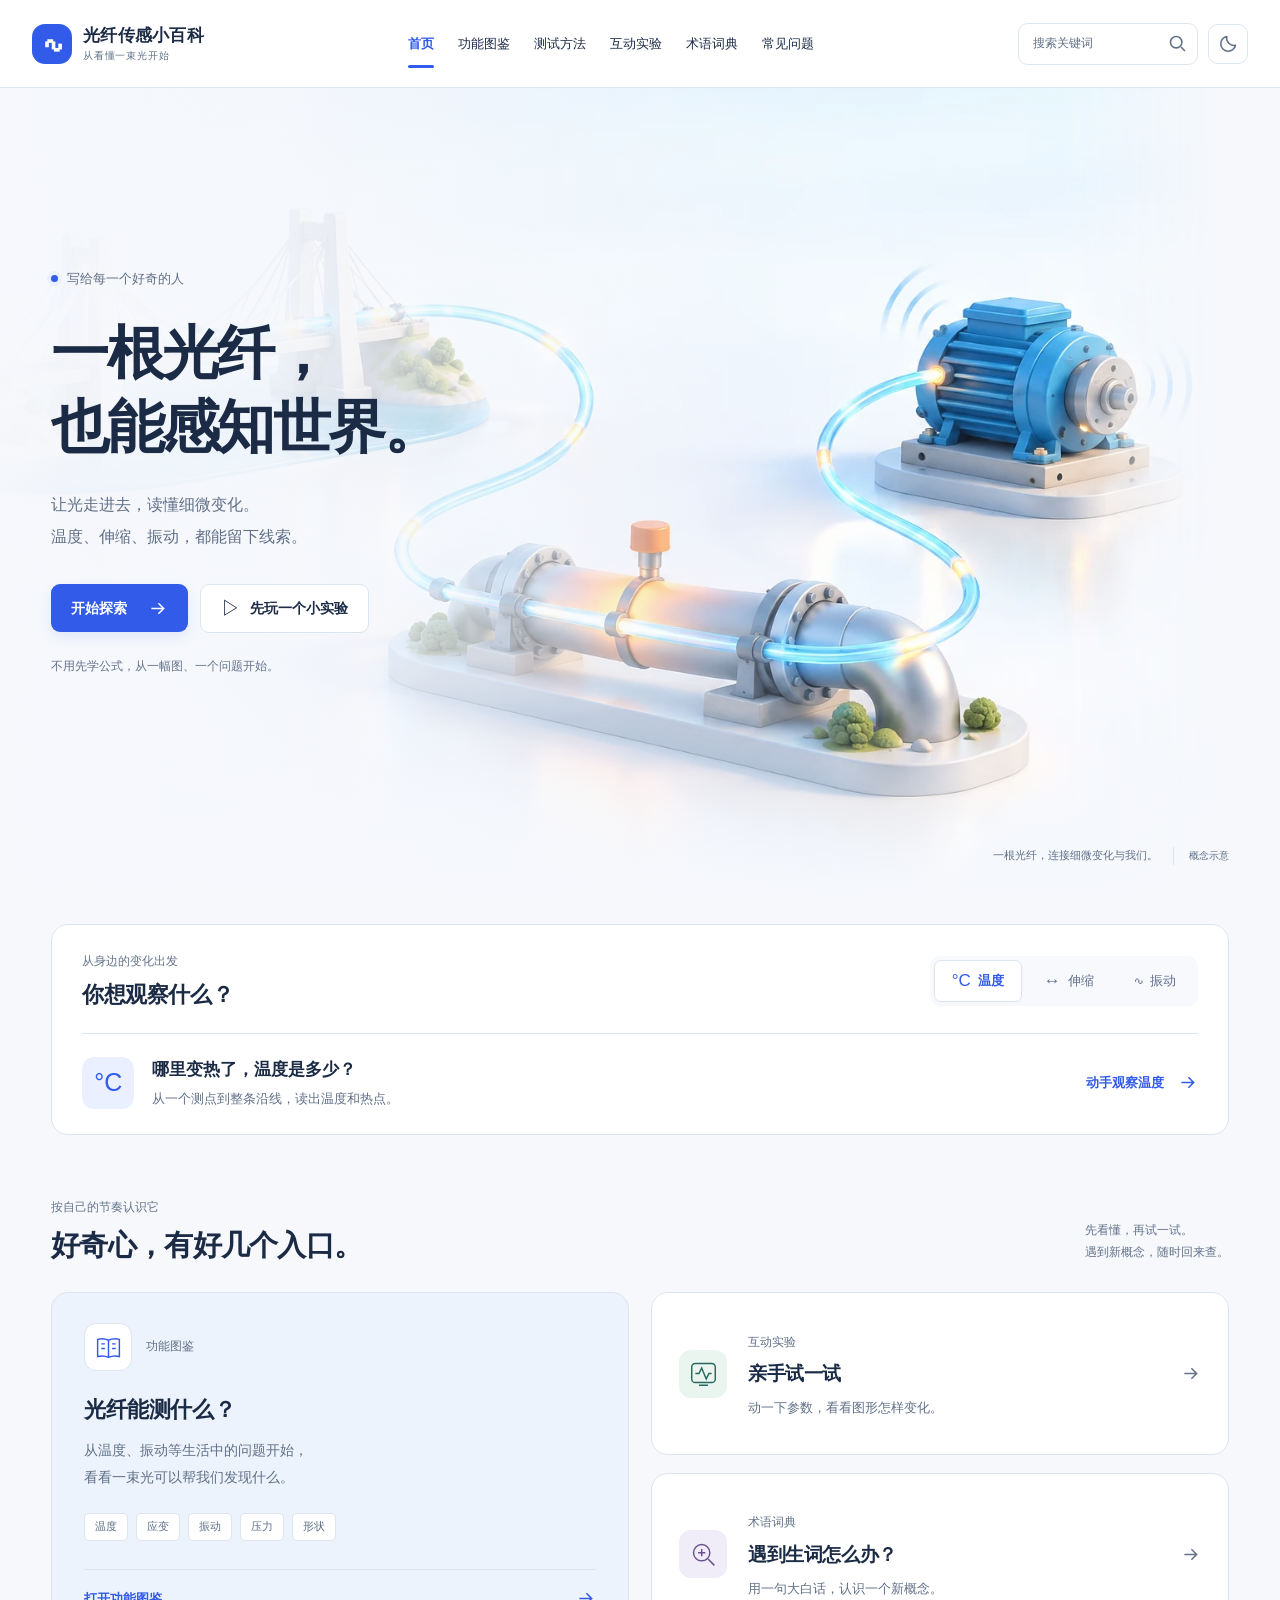
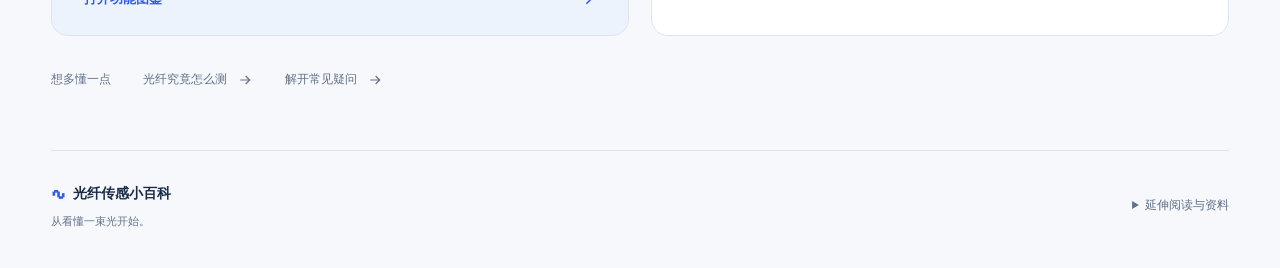
<file: home-preview.html>
<!doctype html>
<html lang="zh-CN">
<head>
<meta charset="UTF-8">
<meta name="viewport" content="width=device-width,initial-scale=1">
<meta name="robots" content="noindex">
<link rel="canonical" href="https://fiber-sensing-guide.hejd1993.chatgpt.site/index.html">
<meta property="og:type" content="website">
<meta property="og:locale" content="zh_CN">
<meta property="og:site_name" content="光纤传感小百科">
<meta property="og:title" content="光纤传感小百科 · 首页设计预览">
<meta property="og:description" content="一根光纤，也能感知世界。从生活中的变化开始，认识光纤传感、动手做实验、读懂新概念。">
<meta property="og:url" content="https://fiber-sensing-guide.hejd1993.chatgpt.site/index.html">
<meta property="og:image" content="https://fiber-sensing-guide.hejd1993.chatgpt.site/images/fiber-world-v1.png">
<meta name="theme-color" content="#315be8">
<title>光纤传感小百科 · 首页设计预览</title>
<meta name="description" content="一根光纤，也能感知世界。从生活中的变化开始，认识光纤传感、动手做实验、读懂新概念。">
<link rel="icon" type="image/svg+xml" href="data:image/svg+xml,%3Csvg xmlns='http://www.w3.org/2000/svg' viewBox='0 0 32 32'%3E%3Crect width='32' height='32' rx='9' fill='%23315be8'/%3E%3Cpath d='M5 16h5l3-7 6 14 3-7h5' fill='none' stroke='white' stroke-width='2.5'/%3E%3C/svg%3E">
<script src="theme-init.js?v=13"></script>
<script src="page-transitions.js?v=13"></script>
<link rel="stylesheet" href="style.css?v=13">
<link rel="stylesheet" href="readability.css?v=13">
<link rel="stylesheet" href="functions.css?v=13">
<link rel="stylesheet" href="lab.css?v=13">
<link rel="stylesheet" href="methods.css?v=13">
<link rel="stylesheet" href="layout.css?v=13">
<link rel="stylesheet" href="pages.css?v=13">
<link rel="stylesheet" href="friendly.css?v=14">
<link rel="stylesheet" href="header-tools.css?v=13">
<link rel="stylesheet" href="page-transitions.css?v=13">
<link rel="stylesheet" href="page-directory.css?v=13">
<link rel="stylesheet" href="illustrations.css?v=18">
<link rel="stylesheet" href="site-design.css?v=1">
<link rel="stylesheet" href="site-pages.css?v=1">
<link rel="stylesheet" href="home-immersive.css?v=1">
<link rel="stylesheet" href="detail-reading.css?v=1">
</head>
<body data-page="intro" class="field-guide">
<noscript><div class="noscript-note">JavaScript 未启用，仍可阅读页面正文。功能图鉴、测试方法和术语词典的卡片可打开完整文字资料；互动实验和搜索需要启用 JavaScript。</div></noscript>
<a class="skip" href="#main">跳到主要内容</a>
<header class="topbar"><a class="brand" href="index.html" aria-label="光纤传感小百科首页"><span class="brand-icon" aria-hidden="true">∿</span><span>光纤传感小百科<small>从看懂一束光开始</small></span></a><nav class="topnav" aria-label="主导航"><a href="index.html" data-page-link="intro" class="active" aria-current="page">首页</a><a href="guide.html" data-page-link="guide">功能图鉴</a><a href="methods.html" data-page-link="methods">测试方法</a><a href="lab.html" data-page-link="lab">互动实验</a><a href="terms.html" data-page-link="terms">术语词典</a><a href="questions.html" data-page-link="questions">常见问题</a></nav><div class="header-tools"><form id="site-search-form" class="header-search" role="search" aria-label="全站关键词检索"><input id="site-search-input" type="search" name="q" placeholder="搜索关键词" aria-label="全站关键词" autocomplete="off" maxlength="120"><button type="submit" class="header-search-button" aria-label="搜索全站" title="关键词检索"><svg viewBox="0 0 24 24" width="20" height="20" fill="none" stroke="currentColor" stroke-width="1.8" aria-hidden="true"><circle cx="10.5" cy="10.5" r="6.5"/><path d="m16 16 4.5 4.5"/></svg></button></form><button type="button" id="theme-toggle" class="theme-toggle" aria-label="切换到黑夜模式" title="切换到黑夜模式" aria-pressed="false"><svg class="theme-moon" viewBox="0 0 24 24" width="20" height="20" fill="none" stroke="currentColor" stroke-width="1.8" stroke-linecap="round" stroke-linejoin="round" aria-hidden="true"><path d="M20 14a8.5 8.5 0 0 1-10-10A8.5 8.5 0 1 0 20 14Z"/></svg><svg class="theme-sun" viewBox="0 0 24 24" width="20" height="20" fill="none" stroke="currentColor" stroke-width="1.8" stroke-linecap="round" aria-hidden="true"><circle cx="12" cy="12" r="4"/><path d="M12 2v2m0 16v2M2 12h2m16 0h2M5 5l1.5 1.5m11 11L19 19M5 19l1.5-1.5m11-11L19 5"/></svg></button></div></header>
<div class="shell shell-no-directory shell-home">
<main id="main" class="hp-main">
  <section id="intro" class="hp-hero hp-hero--immersive" aria-labelledby="home-title">
    <div class="hp-intro">
      <p class="hp-audience"><span aria-hidden="true"></span>写给每一个好奇的人</p>
      <h1 id="home-title">一根光纤，<br>也能感知世界。</h1>
      <p class="hp-lead">让光走进去，读懂细微变化。<br>温度、伸缩、振动，都能留下线索。</p>
      <div class="hp-actions">
        <a class="hp-button hp-primary" href="guide.html">开始探索<svg viewBox="0 0 24 24" fill="none" stroke="currentColor" stroke-width="1.8" aria-hidden="true"><path d="M5 12h14m-6-6 6 6-6 6"/></svg></a>
        <a class="hp-button hp-secondary" href="lab.html"><span class="hp-play" aria-hidden="true">▷</span>先玩一个小实验</a>
      </div>
      <p class="hp-note">不用先学公式，从一幅图、一个问题开始。</p>
    </div>
    <figure class="hp-visual">
      <picture class="hp-picture">
        <source type="image/webp" srcset="images/fiber-world-v1-640.webp 640w, images/fiber-world-v1-960.webp 960w, images/fiber-world-v1-1536.webp 1536w" sizes="(max-width: 680px) 106vw, (min-width: 1800px) 1800px, 100vw">
        <img src="images/fiber-world-v1.png" width="1536" height="1024" alt="一根发光光纤连接桥梁、管道与设备的概念插画" fetchpriority="high" decoding="async">
      </picture>
      <figcaption><span>一根光纤，连接细微变化与我们。</span><span class="hp-image-note">概念示意</span></figcaption>
    </figure>
  </section>

<section class="hp-discover" aria-labelledby="discover-title">
    <div class="hp-discover-heading">
      <div><p class="hp-section-hint">从身边的变化出发</p><h2 id="discover-title">你想观察什么？</h2></div>
      <fieldset class="hp-scene-picker"><legend class="hp-sr-only">选择一个观察场景</legend>
        <label><input type="radio" name="scene" value="temperature" checked><span><b aria-hidden="true">°C</b>温度</span></label>
        <label><input type="radio" name="scene" value="strain"><span><b aria-hidden="true">↔</b>伸缩</span></label>
        <label><input type="radio" name="scene" value="vibration"><span><b aria-hidden="true">∿</b>振动</span></label>
      </fieldset>
    </div>
    <div class="hp-scene-body">
      <div class="hp-scenario-symbol" aria-hidden="true" id="scene-symbol">°C</div>
      <div class="hp-scenario-copy"><h3 id="scene-question">哪里变热了，温度是多少？</h3><p id="scene-description">从一个测点到整条沿线，读出温度和热点。</p></div>
      <a class="hp-scene-link" id="scene-experiment" href="lab.html?mode=dts"><span id="scene-action">动手观察温度</span><svg viewBox="0 0 24 24" fill="none" stroke="currentColor" stroke-width="1.8" aria-hidden="true"><path d="M5 12h14m-6-6 6 6-6 6"/></svg></a>
    </div>
    <p id="scene-announcement" class="hp-sr-only" role="status" aria-live="polite" aria-atomic="true"></p>
  </section>

  <section class="hp-learning" aria-labelledby="learning-title">
    <div class="hp-section-header"><div><p class="hp-section-hint">按自己的节奏认识它</p><h2 id="learning-title">好奇心，有好几个入口。</h2></div><p>先看懂，再试一试。<br>遇到新概念，随时回来查。</p></div>
    <div class="hp-paths">
      <a class="hp-path hp-path-main" href="guide.html">
        <div class="hp-path-top"><span class="hp-path-icon"><svg viewBox="0 0 32 32" fill="none" stroke="currentColor" stroke-width="1.6" aria-hidden="true"><path d="M16 8c-4-2-8-2-12-1v19c4-1 8-1 12 1 4-2 8-2 12-1V7c-4-1-8-1-12 1Zm0 0v19M8 12h4m-4 5h4m8-5h4m-4 5h4"/></svg></span><span class="hp-path-tag">功能图鉴</span></div>
        <h3>光纤能测什么？</h3><p>从温度、振动等生活中的问题开始，<br>看看一束光可以帮我们发现什么。</p>
        <div class="hp-measures" aria-label="图鉴包含的部分测量功能"><span>温度</span><span>应变</span><span>振动</span><span>压力</span><span>形状</span></div>
        <span class="hp-path-bottom">打开功能图鉴<svg viewBox="0 0 24 24" fill="none" stroke="currentColor" stroke-width="1.8" aria-hidden="true"><path d="M5 12h14m-6-6 6 6-6 6"/></svg></span>
      </a>
      <div class="hp-path-side">
        <a class="hp-path hp-path-row" href="lab.html"><span class="hp-path-icon hp-icon-experiment"><svg viewBox="0 0 32 32" fill="none" stroke="currentColor" stroke-width="1.6" aria-hidden="true"><rect x="3" y="5" width="26" height="21" rx="4"/><path d="M7 16h4l3-6 5 12 3-6h3M11 29h10"/></svg></span><div><span class="hp-path-tag">互动实验</span><h3>亲手试一试</h3><p>动一下参数，看看图形怎样变化。</p></div><span class="hp-row-arrow"><svg viewBox="0 0 24 24" fill="none" stroke="currentColor" stroke-width="1.8" aria-hidden="true"><path d="M5 12h14m-6-6 6 6-6 6"/></svg></span></a>
        <a class="hp-path hp-path-row" href="terms.html"><span class="hp-path-icon hp-icon-terms"><svg viewBox="0 0 32 32" fill="none" stroke="currentColor" stroke-width="1.6" aria-hidden="true"><circle cx="14" cy="14" r="9"/><path d="m21 21 7 7M10 14h8m-4-4v8"/></svg></span><div><span class="hp-path-tag">术语词典</span><h3>遇到生词怎么办？</h3><p>用一句大白话，认识一个新概念。</p></div><span class="hp-row-arrow"><svg viewBox="0 0 24 24" fill="none" stroke="currentColor" stroke-width="1.8" aria-hidden="true"><path d="M5 12h14m-6-6 6 6-6 6"/></svg></span></a>
      </div>
    </div>
    <div class="hp-further"><span>想多懂一点</span><a href="methods.html">光纤究竟怎么测<svg viewBox="0 0 24 24" fill="none" stroke="currentColor" stroke-width="1.8" aria-hidden="true"><path d="M5 12h14m-6-6 6 6-6 6"/></svg></a><a href="questions.html">解开常见疑问<svg viewBox="0 0 24 24" fill="none" stroke="currentColor" stroke-width="1.8" aria-hidden="true"><path d="M5 12h14m-6-6 6 6-6 6"/></svg></a></div>
  </section>

<footer class="hp-footer"><div><a class="footer-brand" href="index.html"><span class="hp-footer-wave" aria-hidden="true">∿</span>光纤传感小百科</a><p>从看懂一束光开始。</p></div><details class="source-links"><summary>延伸阅读与资料</summary><div class="source-list"><a href="https://www.apsensing.com/en/technology-and-products/distributed-temperature-sensing" target="_blank" rel="noopener noreferrer">AP Sensing · DTS 原理</a><a href="https://silixa.com/technology/idas-intelligent-distributed-acoustic-sensor/" target="_blank" rel="noopener noreferrer">Silixa · 相位与动态应变</a><a href="https://arxiv.org/abs/1907.07675" target="_blank" rel="noopener noreferrer">论文 · DVS 的不同实现</a><a href="https://www.lunainc.com/sites/default/files/assets/files/LUN-20-101%20-%20Interactive%20PDF_v8.pdf" target="_blank" rel="noopener noreferrer">Luna · 光纤光栅</a></div></details></footer>
</main>
</div>
<dialog id="search-dialog" class="search-dialog" aria-labelledby="search-title"><div class="search-dialog-top"><h2 id="search-title">关键词检索</h2><button type="button" id="close-search" aria-label="关闭检索" title="关闭检索">×</button></div><form id="dialog-search-form" class="dialog-search" role="search" aria-label="检索网站内容"><input id="dialog-search-input" type="search" name="q" placeholder="试试温度、相位、光栅…" aria-label="检索关键词" autocomplete="off" maxlength="120"><button type="submit" class="button primary">搜索</button></form><p id="search-summary" class="search-summary" role="status" aria-live="polite"></p><div id="search-suggestions" class="search-suggestions" aria-label="试试这些关键词"><button type="button" data-search-query="温度">温度</button><button type="button" data-search-query="振动">振动</button><button type="button" data-search-query="FBG">FBG</button><button type="button" data-search-query="相位">相位</button></div><div id="search-results" class="search-results"></div></dialog>
<dialog id="term-dialog" aria-labelledby="dialog-title"><div class="dialog-top"><span id="dialog-category"></span><div class="dialog-actions"><button type="button" id="dialog-back" hidden>← 返回上一项</button><button type="button" id="copy-detail-link">复制链接</button><button type="button" id="close-dialog" aria-label="关闭详情">×</button></div></div><div class="detail-share"><span id="detail-share-status" role="status"></span><input id="detail-share-url" readonly hidden aria-label="当前详情链接"></div><div id="dialog-content"></div></dialog>

<script src="terms.js?v=13" defer></script><script src="functions.js?v=13" defer></script><script src="methods.js?v=14" defer></script><script src="lab-content.js?v=13" defer></script><script src="card-illustrations.js?v=17" defer></script><script src="detail-illustrations.js?v=20" defer></script><script src="methods-view.js?v=13" defer></script><script src="detail-reading.js?v=1" defer></script><script src="detail-navigation.js?v=1" defer></script><script src="app.js?v=16" defer></script><script src="search-content.js?v=13" defer></script><script src="header-tools.js?v=14" defer></script>


<script src="home-preview.js?v=1" defer></script>
</body>
</html>
</file>
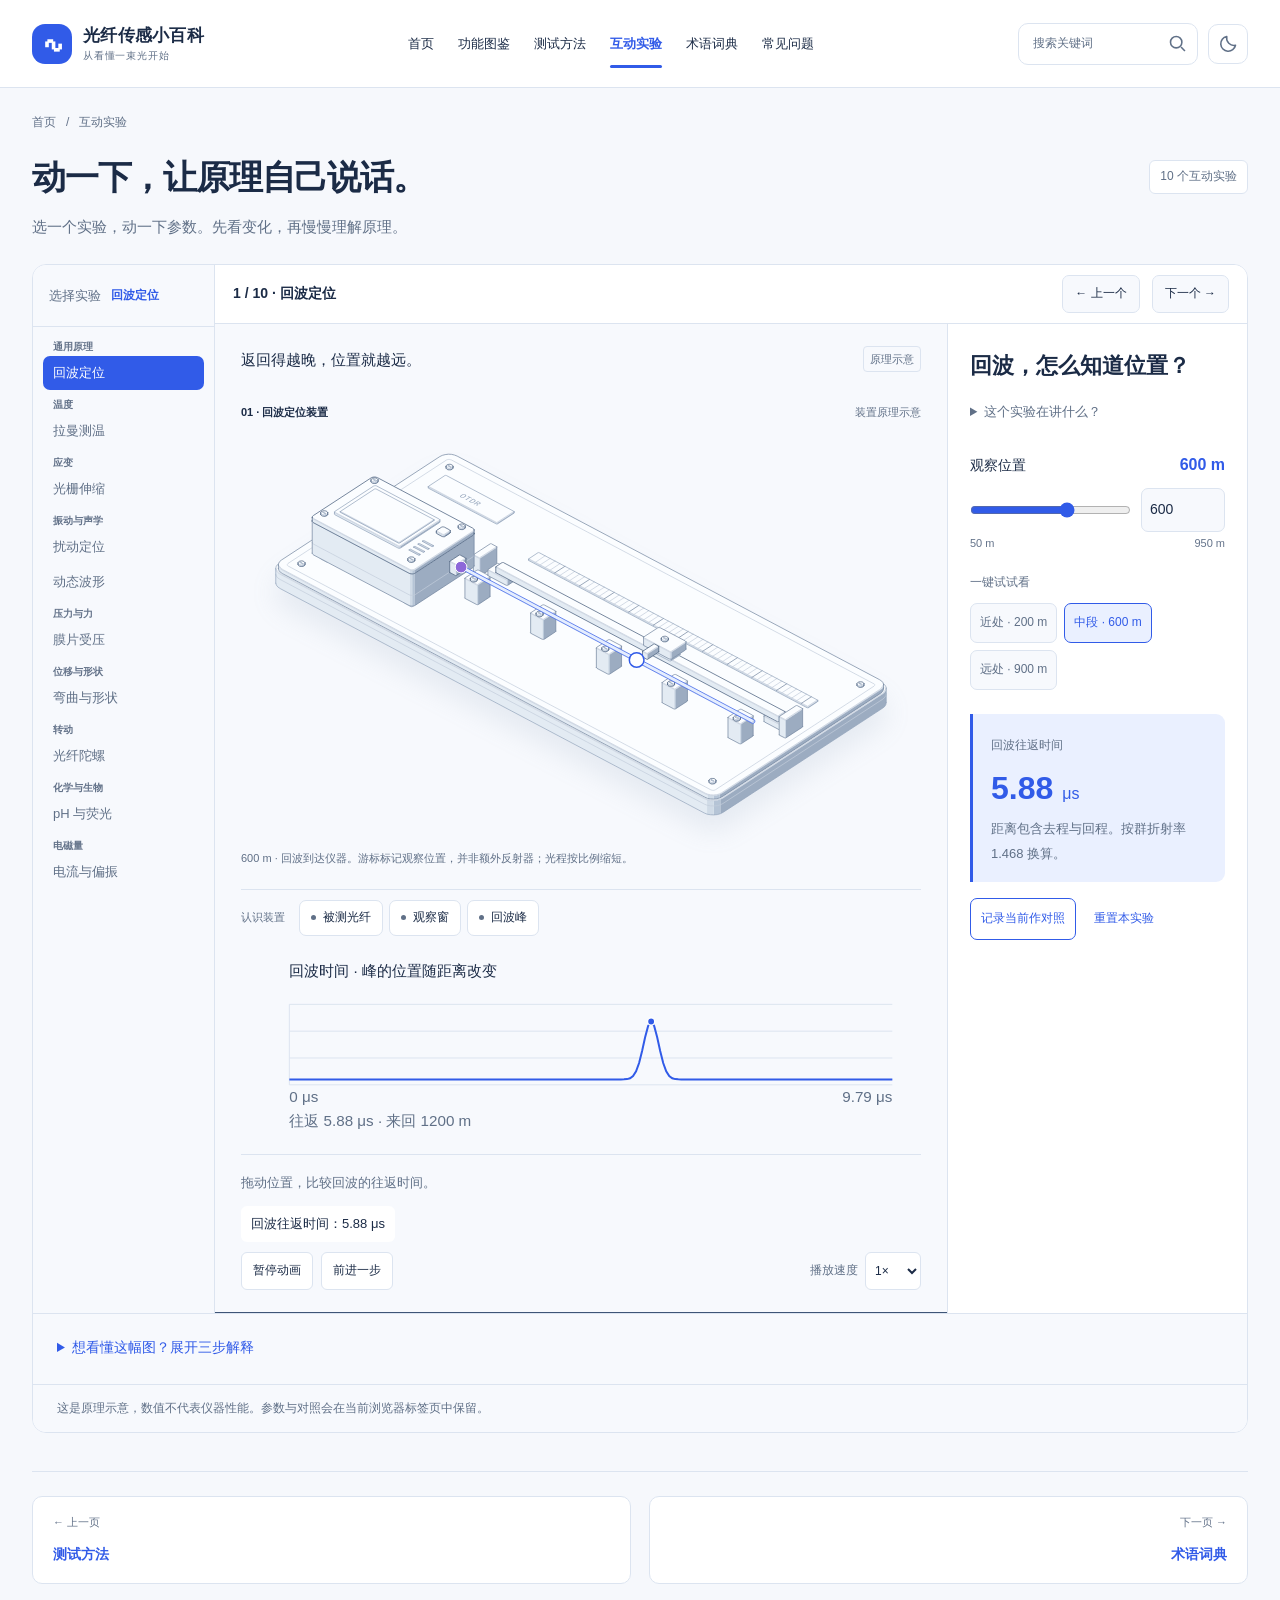
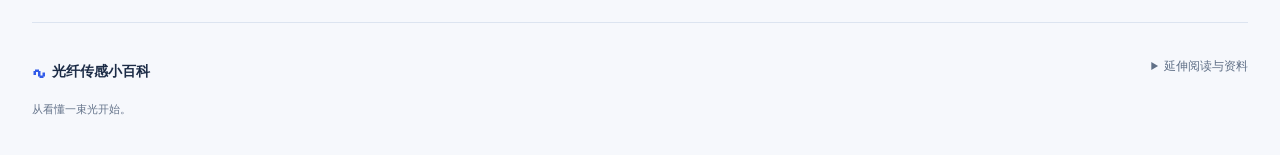
<file: lab.html>
<!doctype html>
<html lang="zh-CN">
<head>
<meta charset="UTF-8"><meta name="viewport" content="width=device-width,initial-scale=1">
<title>互动实验 · 光纤传感小百科</title>
<meta name="description" content="十个原理实验，动手改变参数，观察光的回答。">
<link rel="canonical" href="https://fiber-sensing-guide.hejd1993.chatgpt.site/lab.html">
<meta property="og:type" content="website">
<meta property="og:locale" content="zh_CN">
<meta property="og:site_name" content="光纤传感小百科">
<meta property="og:title" content="互动实验 · 光纤传感小百科">
<meta property="og:description" content="十个原理实验，动手改变参数，观察光的回答。">
<meta property="og:url" content="https://fiber-sensing-guide.hejd1993.chatgpt.site/lab.html">
<meta property="og:image" content="https://fiber-sensing-guide.hejd1993.chatgpt.site/images/fiber-world-v1.png">
<meta name="theme-color" content="#3459df">
<link rel="icon" type="image/svg+xml" href="data:image/svg+xml,%3Csvg xmlns='http://www.w3.org/2000/svg' viewBox='0 0 32 32'%3E%3Crect width='32' height='32' rx='9' fill='%233459df'/%3E%3Cpath d='M5 16h5l3-7 6 14 3-7h5' fill='none' stroke='white' stroke-width='2.5' stroke-linejoin='round'/%3E%3C/svg%3E">
<script src="theme-init.js?v=13"></script>
<script src="page-transitions.js?v=13"></script>
<link rel="stylesheet" href="style.css?v=13"><link rel="stylesheet" href="readability.css?v=13"><link rel="stylesheet" href="functions.css?v=13"><link rel="stylesheet" href="lab.css?v=13">
<link rel="stylesheet" href="methods.css?v=13"><link rel="stylesheet" href="layout.css?v=13">
<link rel="stylesheet" href="pages.css?v=13">
<link rel="stylesheet" href="friendly.css?v=13">
<link rel="stylesheet" href="header-tools.css?v=13">
<link rel="stylesheet" href="page-transitions.css?v=13">
<link rel="stylesheet" href="page-directory.css?v=13">
<link rel="stylesheet" href="illustrations.css?v=18">
<link rel="stylesheet" href="site-design.css?v=1">
<link rel="stylesheet" href="site-pages.css?v=1">
<link rel="stylesheet" href="lab-workbench.css?v=2">
<link rel="stylesheet" href="anatomy/iso.css?v=1">
<link rel="stylesheet" href="anatomy/lab.css?v=2">
<link rel="stylesheet" href="lab-learning.css?v=1">
<link rel="stylesheet" href="detail-reading.css?v=1">
</head>
<body data-page="lab" class="field-guide">
<noscript><div class="noscript-note">JavaScript 未启用，仍可阅读页面正文。功能图鉴、测试方法和术语词典的卡片可打开完整文字资料；互动实验和搜索需要启用 JavaScript。</div></noscript>
<a class="skip" href="#main">跳到主要内容</a>
<header class="topbar"><a class="brand" href="index.html" aria-label="光纤传感小百科首页"><span class="brand-icon" aria-hidden="true">∿</span><span>光纤传感小百科<small>从看懂一束光开始</small></span></a><nav class="topnav" aria-label="主导航"><a href="index.html" data-page-link="intro">首页</a><a href="guide.html" data-page-link="guide">功能图鉴</a><a href="methods.html" data-page-link="methods">测试方法</a><a href="lab.html" data-page-link="lab" class="active" aria-current="page">互动实验</a><a href="terms.html" data-page-link="terms">术语词典</a><a href="questions.html" data-page-link="questions">常见问题</a></nav><div class="header-tools"><form id="site-search-form" class="header-search" role="search" aria-label="全站关键词检索"><input id="site-search-input" type="search" name="q" placeholder="搜索关键词" aria-label="全站关键词" autocomplete="off" maxlength="120"><button type="submit" class="header-search-button" aria-label="搜索全站" title="关键词检索"><svg viewBox="0 0 24 24" width="20" height="20" fill="none" stroke="currentColor" stroke-width="1.8" aria-hidden="true"><circle cx="10.5" cy="10.5" r="6.5"/><path d="m16 16 4.5 4.5"/></svg></button></form><button type="button" id="theme-toggle" class="theme-toggle" aria-label="切换到黑夜模式" title="切换到黑夜模式" aria-pressed="false"><svg class="theme-moon" viewBox="0 0 24 24" width="20" height="20" fill="none" stroke="currentColor" stroke-width="1.8" stroke-linecap="round" stroke-linejoin="round" aria-hidden="true"><path d="M20 14a8.5 8.5 0 0 1-10-10A8.5 8.5 0 1 0 20 14Z"/></svg><svg class="theme-sun" viewBox="0 0 24 24" width="20" height="20" fill="none" stroke="currentColor" stroke-width="1.8" stroke-linecap="round" aria-hidden="true"><circle cx="12" cy="12" r="4"/><path d="M12 2v2m0 16v2M2 12h2m16 0h2M5 5l1.5 1.5m11 11L19 19M5 19l1.5-1.5m11-11L19 5"/></svg></button></div></header>
<div class="shell">
<aside class="sidebar page-directory"><div class="side-kicker">本页目录</div><p class="page-directory-title">互动实验</p><nav class="page-directory-nav" aria-label="互动实验快速目录"><a class="side-link active" href="#lab-picker" data-directory-link aria-current="location"><span class="directory-index" aria-hidden="true">01</span><span>选择实验</span></a><a class="side-link" href="#lab-stage" data-directory-link><span class="directory-index" aria-hidden="true">02</span><span>原理示意</span></a><a class="side-link" href="#slider-controls" data-directory-link><span class="directory-index" aria-hidden="true">03</span><span>调整参数</span></a><a class="side-link" href="#lab-results" data-directory-link><span class="directory-index" aria-hidden="true">04</span><span>观察结果与对照</span></a><a class="side-link" href="#lab-learning" data-directory-link><span class="directory-index" aria-hidden="true">05</span><span>读图与解释</span></a></nav><p class="directory-hint">点选目录，跳到本页对应内容。</p></aside>
<main id="main"><details class="mobile-directory page-directory-mobile"><summary>本页目录 · 互动实验</summary><nav class="page-directory-nav" aria-label="互动实验手机快速目录"><a class="side-link active" href="#lab-picker" data-directory-link aria-current="location"><span class="directory-index" aria-hidden="true">01</span><span>选择实验</span></a><a class="side-link" href="#lab-stage" data-directory-link><span class="directory-index" aria-hidden="true">02</span><span>原理示意</span></a><a class="side-link" href="#slider-controls" data-directory-link><span class="directory-index" aria-hidden="true">03</span><span>调整参数</span></a><a class="side-link" href="#lab-results" data-directory-link><span class="directory-index" aria-hidden="true">04</span><span>观察结果与对照</span></a><a class="side-link" href="#lab-learning" data-directory-link><span class="directory-index" aria-hidden="true">05</span><span>读图与解释</span></a></nav></details>
<div class="page-crumb"><a href="index.html">首页</a><span aria-hidden="true">/</span><span>互动实验</span></div>
<section class="section" id="lab">
  <div class="section-heading"><div><span class="section-number">动手看看</span><h1>动一下，让原理自己说话。</h1></div><span class="lab-label">10 个互动实验</span></div>
  <p class="lab-heading-copy">选一个实验，动一下参数。先看变化，再慢慢理解原理。</p>
  <div class="lab">
    <details class="lab-picker" id="lab-picker" open>
      <summary><span>选择实验</span><strong id="lab-picker-current">回波定位</strong><span class="picker-toggle" aria-hidden="true"></span></summary>
      <div class="lab-tabs" role="tablist" aria-label="按功能选择实验" id="lab-tabs"></div>
    </details>
    <div class="lab-nav" aria-label="实验顺序"><button type="button" id="previous-experiment" aria-label="上一个实验">← 上一个</button><span id="lab-progress">1 / 10 · 回波定位</span><button type="button" id="next-experiment" aria-label="下一个实验">下一个 →</button></div>
    <div class="lab-body" id="lab-panel" role="tabpanel" aria-labelledby="tab-echo" tabindex="0">
      <div class="lab-stage" id="lab-stage">
        <div class="stage-top"><span id="stage-caption">返回得越晚，位置就越远。</span><span class="demo-tag">原理示意</span></div>
        <div id="lab-scene-status" class="lab-scene-status" role="status" hidden><p id="lab-scene-message">正在准备装置…</p><button type="button" id="retry-lab-scene" hidden>重新加载装置</button></div>
        <div id="lab-apparatus" class="lab-apparatus iso" hidden></div>
        <div class="apparatus-inspector" id="apparatus-inspector" hidden>
          <div class="inspect-toolbar"><span>认识装置</span><div id="inspect-buttons" role="group" aria-label="选择装置的关键结构"></div></div>
          <div class="inspect-explanation" id="inspect-explanation" hidden><div><strong id="inspect-title"></strong><button type="button" id="inspect-close" aria-label="收起结构解释">收起</button></div><p id="inspect-copy"></p></div>
        </div>
        <div id="mobile-control-slot" class="mobile-control-slot" hidden><div class="mobile-reading"><span id="mobile-result-label"></span><strong id="mobile-result-value"></strong></div><div id="mobile-insight-slot"></div></div>
        <svg id="lab-svg" viewBox="0 0 760 420" role="img" aria-labelledby="svg-title svg-desc"><title id="svg-title">光脉冲回波定位</title><desc id="svg-desc">改变位置，比较光的往返时间。</desc><g id="scene"></g></svg>
        <div class="stage-bottom"><span id="stage-hint" class="stage-hint">移动位置，比较回波的往返时间。</span><div class="stage-reading"><span id="stage-reading"></span><a class="stage-parameter-link" href="#slider-controls">调整参数 ↓</a></div>
          <div class="animation-tools" id="animation-tools"><button type="button" id="play-button" class="play-button" aria-pressed="true">暂停动画</button><button type="button" id="step-button" class="play-button">前进一步</button><label for="animation-speed">播放速度 <select id="animation-speed"><option value="0.5">0.5×</option><option value="1" selected>1×</option><option value="1.5">1.5×</option></select></label></div>
          <div class="static-note" id="static-note" hidden>静态响应图 · 调整参数即可看见变化。</div>
        </div>
      </div>
      <div class="lab-controls">
        <div class="control-intro"><span class="control-kicker">试着改变</span><h3 id="lab-title">回波，怎么知道位置？</h3><details class="control-explanation"><summary>这个实验在讲什么？</summary><p id="lab-copy">发出一束短光，用往返时间判断沿线位置。</p></details></div>
        <div class="parameter-column" id="parameter-home"><div id="lab-parameter-inputs">
          <div id="slider-controls">
            <div class="lab-control" id="position-control"><label for="position">观察位置 <output id="position-value" for="position position-number">600 m</output></label><div class="control-inputs"><input id="position" type="range" min="50" max="950" step="10" value="600"><input id="position-number" type="number" min="50" max="950" step="10" value="600" aria-label="观察位置数值（米）" aria-describedby="control-error"></div><div class="control-scale" aria-hidden="true"><span>50 m</span><span>950 m</span></div></div>
            <div class="lab-control" id="strength-control" hidden><label for="strength"><span id="strength-label">局部温度</span><output id="strength-value" for="strength strength-number">60 °C</output></label><div class="control-inputs"><input id="strength" type="range" min="0" max="120" step="1" value="60"><input id="strength-number" type="number" min="0" max="120" step="1" value="60" aria-label="局部温度数值" aria-describedby="control-error"></div><div class="control-scale" aria-hidden="true"><span id="strength-min">0 °C</span><span id="strength-max">120 °C</span></div></div>
          </div>
          <p id="control-error" class="control-error" role="status" hidden></p>
          <p class="presets-label">一键试试看</p><div id="lab-presets" class="lab-presets" role="group" aria-label="快捷实验情景"></div>
        </div></div>
        <div class="result-column" id="lab-results">
          <div class="lab-result" aria-live="polite" aria-atomic="true"><span id="result-label">回波往返时间</span><strong id="result-value">5.88 <small>μs</small></strong><p id="result-copy">距离包含去程与回程。</p></div>
          <div class="lab-actions" id="lab-action-inputs"><button type="button" class="compare-button" id="compare-button">记录当前作对照</button><button type="button" class="reset-button" id="reset-button">重置本实验</button><a class="stage-return" href="#lab-stage">看图中变化 ↑</a></div>
          <div class="lab-comparison" id="lab-comparison" hidden><div class="comparison-heading"><strong>记录与当前</strong><button type="button" id="clear-comparison">清除对照</button></div><div class="comparison-grid"><div><span>记录参数</span><strong id="reference-parameter"></strong><strong id="reference-result"></strong></div><div><span>当前参数</span><strong id="current-parameter"></strong><strong id="current-result"></strong></div></div><div class="comparison-insight" id="comparison-insight" role="status" aria-live="polite" aria-atomic="true" hidden><strong id="comparison-headline"></strong><p id="comparison-explanation"></p></div><p id="comparison-note" class="comparison-note"></p></div>
        </div>
      </div>
    </div>
    <details class="lab-learning learning-drawer" id="lab-learning"><summary>想看懂这幅图？展开三步解释</summary><div class="learning-drawer-body">
      <h3 class="learning-title">按这三步读图</h3><ol class="lab-steps" id="lab-steps"></ol>
      <div class="lab-observation"><strong>现在看到了什么？</strong><p id="observation-copy"></p></div>
      <details class="lab-challenge" id="lab-challenge"><summary><span id="challenge-question"></span> <span class="quiet">· 点开看解释</span></summary><p id="challenge-answer"></p></details>
      <details class="lab-model" id="lab-model"><summary>想知道怎么算？查看本图的模型与单位</summary><p id="model-copy"></p></details>
      <div class="lab-related" id="lab-related"></div>
    </div></details>
    <div class="lab-note">这是原理示意，数值不代表仪器性能。参数与对照会在当前浏览器标签页中保留。</div>
  </div>
</section>
<nav class="page-pagination" aria-label="继续学习"><a href="methods.html"><span>← 上一页</span><strong>测试方法</strong></a><a href="terms.html"><span>下一页 →</span><strong>术语词典</strong></a></nav>
<footer><div><a class="footer-brand" href="index.html">光纤传感小百科</a><p>从看懂一束光开始。</p></div><details class="source-links"><summary>延伸阅读与资料</summary><div class="source-list"><a href="https://www.apsensing.com/en/technology-and-products/distributed-temperature-sensing" target="_blank" rel="noopener noreferrer">AP Sensing · DTS 原理</a><a href="https://silixa.com/technology/idas-intelligent-distributed-acoustic-sensor/" target="_blank" rel="noopener noreferrer">Silixa · 相位与动态应变</a><a href="https://arxiv.org/abs/1907.07675" target="_blank" rel="noopener noreferrer">论文 · DVS 的不同实现</a><a href="https://www.lunainc.com/sites/default/files/assets/files/LUN-20-101%20-%20Interactive%20PDF_v8.pdf" target="_blank" rel="noopener noreferrer">Luna · 光纤光栅</a></div></details></footer>
</main></div>
<dialog id="search-dialog" class="search-dialog" aria-labelledby="search-title"><div class="search-dialog-top"><h2 id="search-title">关键词检索</h2><button type="button" id="close-search" aria-label="关闭检索" title="关闭检索">×</button></div><form id="dialog-search-form" class="dialog-search" role="search" aria-label="检索网站内容"><input id="dialog-search-input" type="search" name="q" placeholder="试试温度、相位、光栅…" aria-label="检索关键词" autocomplete="off" maxlength="120"><button type="submit" class="button primary">搜索</button></form><p id="search-summary" class="search-summary" role="status" aria-live="polite"></p><div id="search-suggestions" class="search-suggestions" aria-label="试试这些关键词"><button type="button" data-search-query="温度">温度</button><button type="button" data-search-query="振动">振动</button><button type="button" data-search-query="FBG">FBG</button><button type="button" data-search-query="相位">相位</button></div><div id="search-results" class="search-results"></div></dialog>
<dialog id="term-dialog" aria-labelledby="dialog-title"><div class="dialog-top"><span id="dialog-category"></span><div class="dialog-actions"><button type="button" id="dialog-back" hidden>← 返回上一项</button><button type="button" id="copy-detail-link">复制链接</button><button type="button" id="close-dialog" aria-label="关闭详情">×</button></div></div><div class="detail-share"><span id="detail-share-status" role="status"></span><input id="detail-share-url" readonly hidden aria-label="当前详情链接"></div><div id="dialog-content"></div></dialog>
<script src="terms.js?v=13" defer></script><script src="functions.js?v=13" defer></script><script src="methods.js?v=14" defer></script><script src="lab-models.js?v=13" defer></script><script src="lab-content.js?v=13" defer></script><script src="experiments.js?v=13" defer></script><script src="anatomy/lab-scenes.js?v=2" defer></script><script src="anatomy/scene-loader.js?v=1" defer></script><script src="anatomy/seven-runtime.js?v=1" defer></script><script src="anatomy/lab-runtime.js?v=2" defer></script><script src="lab-learning.js?v=1" defer></script><script src="lab-controller.js?v=14" defer></script><script src="card-illustrations.js?v=17" defer></script><script src="detail-illustrations.js?v=20" defer></script><script src="methods-view.js?v=13" defer></script><script src="detail-reading.js?v=1" defer></script><script src="detail-navigation.js?v=1" defer></script><script src="app.js?v=16" defer></script><script src="search-content.js?v=13" defer></script><script src="header-tools.js?v=14" defer></script>
<script src="page-directory.js?v=13" defer></script>
</body></html>
</file>
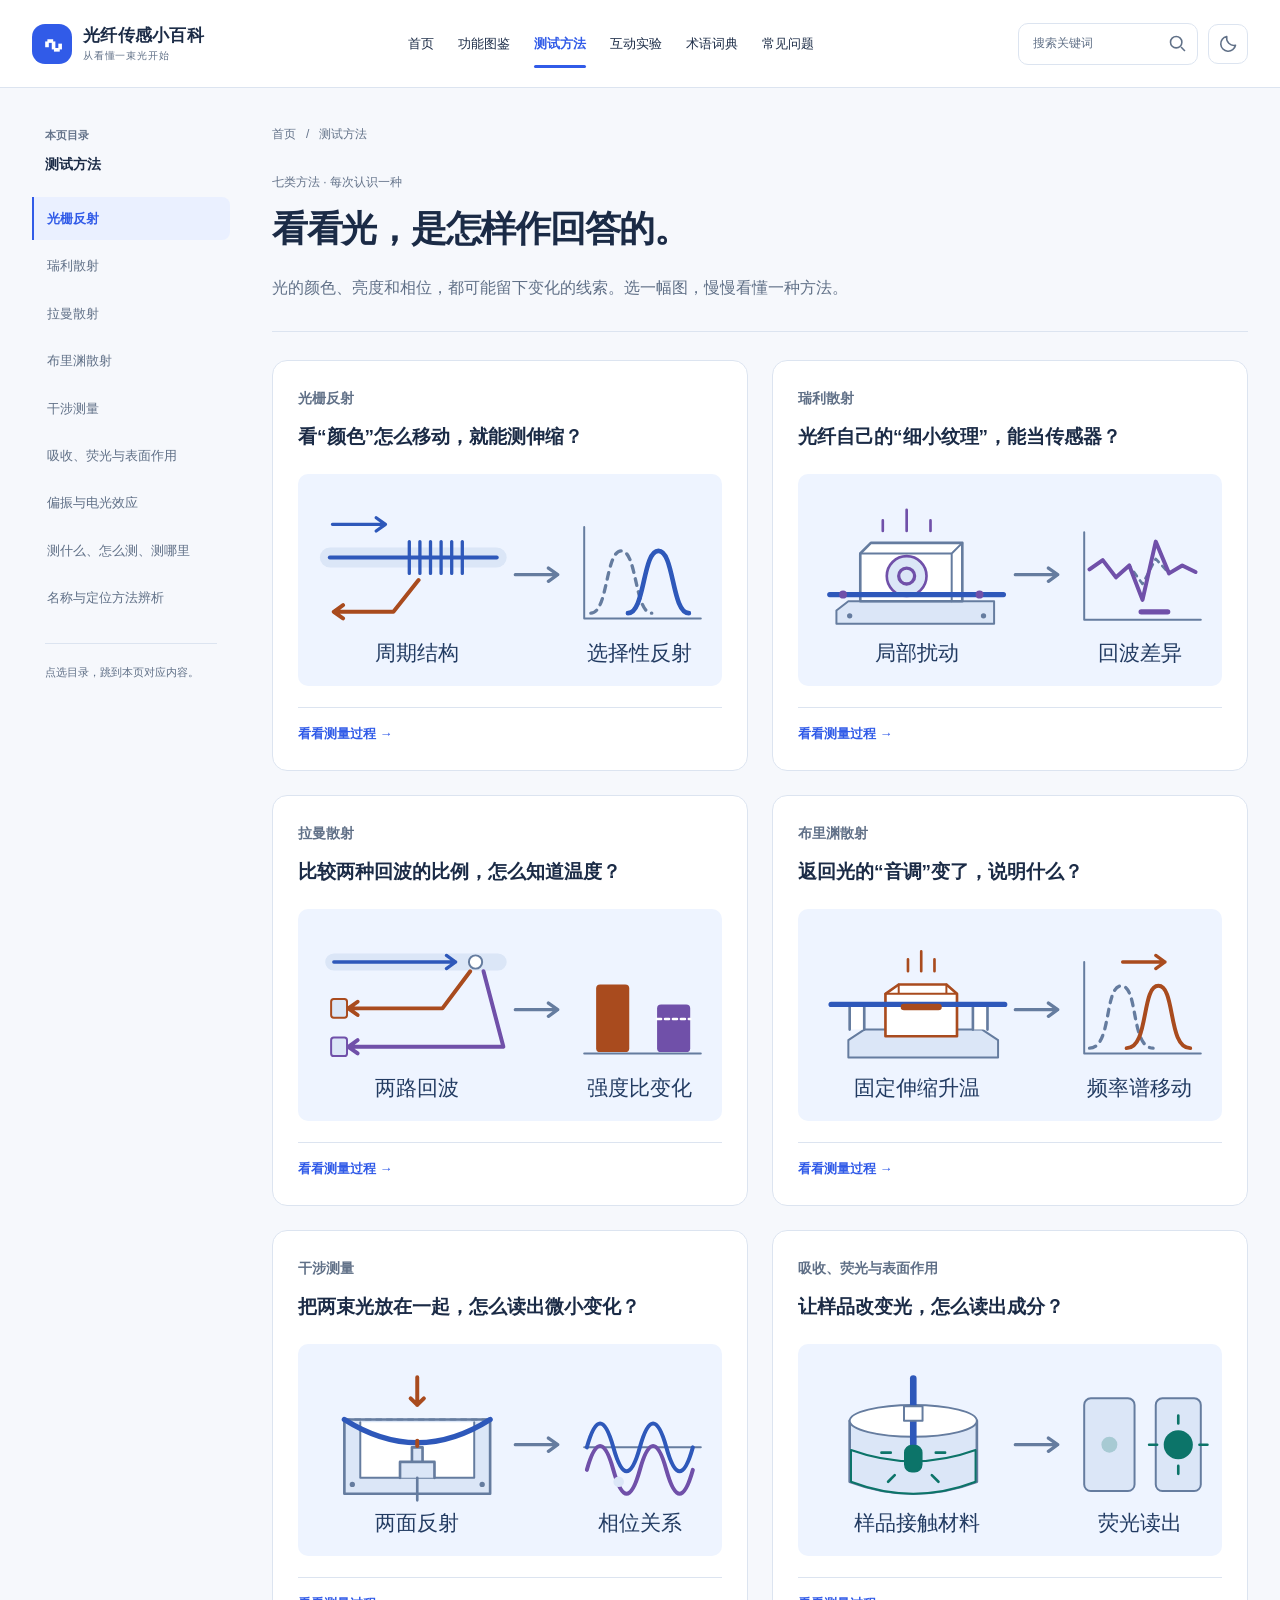
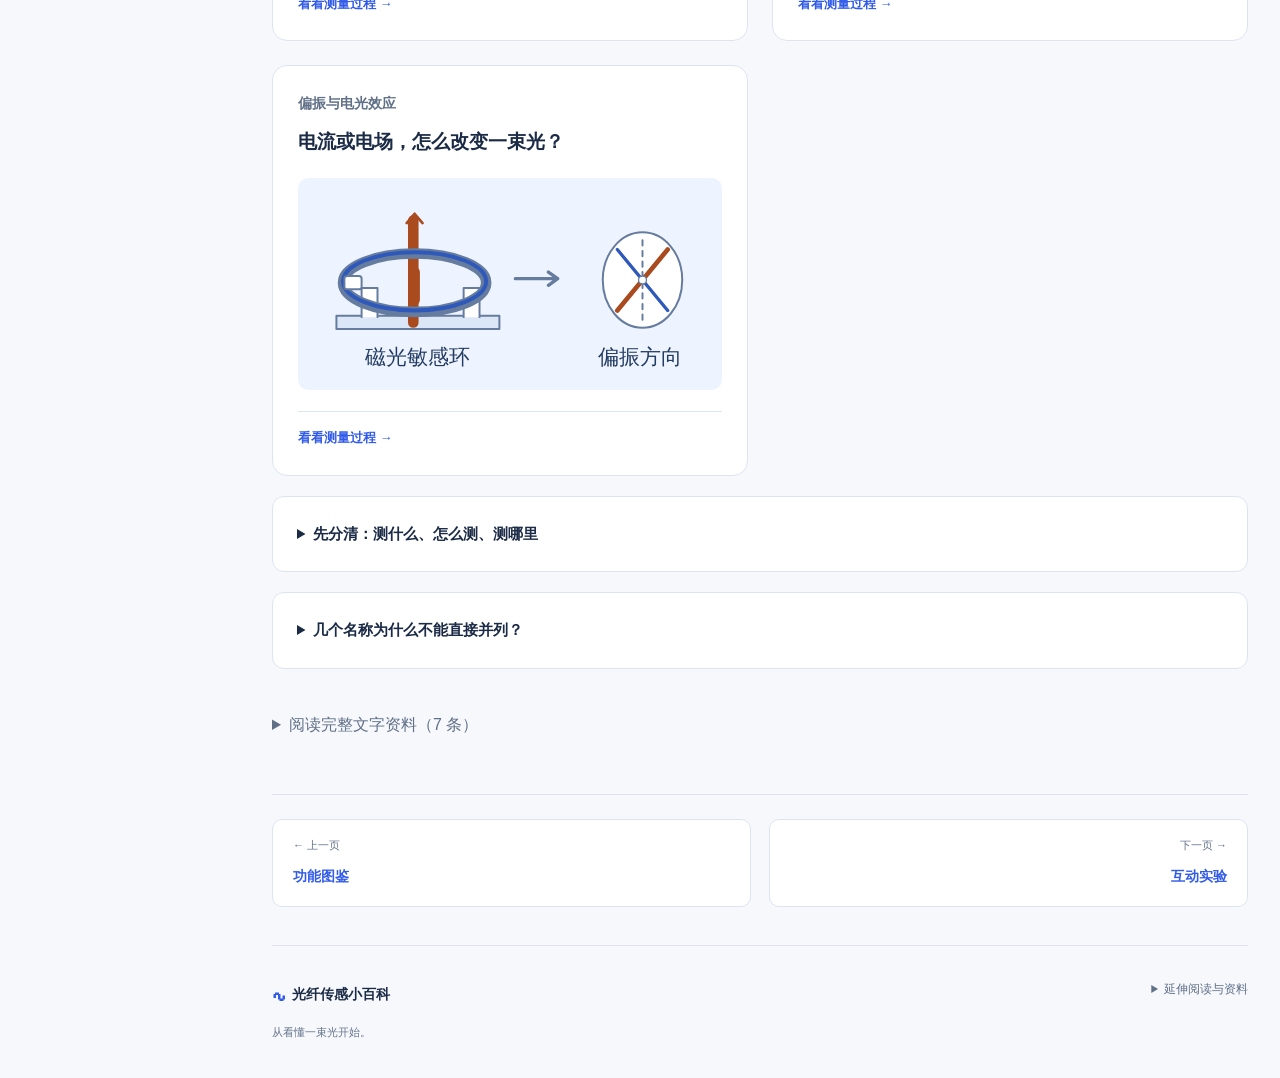
<file: methods.html>
<!doctype html>
<html lang="zh-CN">
<head>
<meta charset="UTF-8"><meta name="viewport" content="width=device-width,initial-scale=1">
<title>测试方法 · 光纤传感小百科</title>
<meta name="description" content="光栅、散射、干涉……看看光怎样读出变化。">
<link rel="canonical" href="https://fiber-sensing-guide.hejd1993.chatgpt.site/methods.html">
<meta property="og:type" content="website">
<meta property="og:locale" content="zh_CN">
<meta property="og:site_name" content="光纤传感小百科">
<meta property="og:title" content="测试方法 · 光纤传感小百科">
<meta property="og:description" content="光栅、散射、干涉……看看光怎样读出变化。">
<meta property="og:url" content="https://fiber-sensing-guide.hejd1993.chatgpt.site/methods.html">
<meta property="og:image" content="https://fiber-sensing-guide.hejd1993.chatgpt.site/images/fiber-world-v1.png">
<meta name="theme-color" content="#3459df">
<link rel="icon" type="image/svg+xml" href="data:image/svg+xml,%3Csvg xmlns='http://www.w3.org/2000/svg' viewBox='0 0 32 32'%3E%3Crect width='32' height='32' rx='9' fill='%233459df'/%3E%3Cpath d='M5 16h5l3-7 6 14 3-7h5' fill='none' stroke='white' stroke-width='2.5' stroke-linejoin='round'/%3E%3C/svg%3E">
<script src="theme-init.js?v=13"></script>
<script src="page-transitions.js?v=13"></script>
<link rel="stylesheet" href="style.css?v=13"><link rel="stylesheet" href="readability.css?v=13"><link rel="stylesheet" href="functions.css?v=13"><link rel="stylesheet" href="lab.css?v=13">
<link rel="stylesheet" href="methods.css?v=13"><link rel="stylesheet" href="layout.css?v=13">
<link rel="stylesheet" href="pages.css?v=13">
<link rel="stylesheet" href="friendly.css?v=13">
<link rel="stylesheet" href="header-tools.css?v=13">
<link rel="stylesheet" href="page-transitions.css?v=13">
<link rel="stylesheet" href="page-directory.css?v=13">
<link rel="stylesheet" href="illustrations.css?v=18">
<link rel="stylesheet" href="site-design.css?v=1">
<link rel="stylesheet" href="site-pages.css?v=1">
<link rel="stylesheet" href="detail-reading.css?v=1">
</head>
<body data-page="methods" class="field-guide">
<noscript><div class="noscript-note">JavaScript 未启用，仍可阅读页面正文。功能图鉴、测试方法和术语词典的卡片可打开完整文字资料；互动实验和搜索需要启用 JavaScript。</div></noscript>
<a class="skip" href="#main">跳到主要内容</a>
<header class="topbar"><a class="brand" href="index.html" aria-label="光纤传感小百科首页"><span class="brand-icon" aria-hidden="true">∿</span><span>光纤传感小百科<small>从看懂一束光开始</small></span></a><nav class="topnav" aria-label="主导航"><a href="index.html" data-page-link="intro">首页</a><a href="guide.html" data-page-link="guide">功能图鉴</a><a href="methods.html" data-page-link="methods" class="active" aria-current="page">测试方法</a><a href="lab.html" data-page-link="lab">互动实验</a><a href="terms.html" data-page-link="terms">术语词典</a><a href="questions.html" data-page-link="questions">常见问题</a></nav><div class="header-tools"><form id="site-search-form" class="header-search" role="search" aria-label="全站关键词检索"><input id="site-search-input" type="search" name="q" placeholder="搜索关键词" aria-label="全站关键词" autocomplete="off" maxlength="120"><button type="submit" class="header-search-button" aria-label="搜索全站" title="关键词检索"><svg viewBox="0 0 24 24" width="20" height="20" fill="none" stroke="currentColor" stroke-width="1.8" aria-hidden="true"><circle cx="10.5" cy="10.5" r="6.5"/><path d="m16 16 4.5 4.5"/></svg></button></form><button type="button" id="theme-toggle" class="theme-toggle" aria-label="切换到黑夜模式" title="切换到黑夜模式" aria-pressed="false"><svg class="theme-moon" viewBox="0 0 24 24" width="20" height="20" fill="none" stroke="currentColor" stroke-width="1.8" stroke-linecap="round" stroke-linejoin="round" aria-hidden="true"><path d="M20 14a8.5 8.5 0 0 1-10-10A8.5 8.5 0 1 0 20 14Z"/></svg><svg class="theme-sun" viewBox="0 0 24 24" width="20" height="20" fill="none" stroke="currentColor" stroke-width="1.8" stroke-linecap="round" aria-hidden="true"><circle cx="12" cy="12" r="4"/><path d="M12 2v2m0 16v2M2 12h2m16 0h2M5 5l1.5 1.5m11 11L19 19M5 19l1.5-1.5m11-11L19 5"/></svg></button></div></header>
<div class="shell">
<aside class="sidebar page-directory"><div class="side-kicker">本页目录</div><p class="page-directory-title">测试方法</p><nav class="page-directory-nav" aria-label="测试方法快速目录"><a class="side-link active" href="#method-grating" data-directory-link aria-current="location"><span class="directory-index" aria-hidden="true">01</span><span>光栅反射</span></a><a class="side-link" href="#method-rayleigh" data-directory-link><span class="directory-index" aria-hidden="true">02</span><span>瑞利散射</span></a><a class="side-link" href="#method-raman" data-directory-link><span class="directory-index" aria-hidden="true">03</span><span>拉曼散射</span></a><a class="side-link" href="#method-brillouin" data-directory-link><span class="directory-index" aria-hidden="true">04</span><span>布里渊散射</span></a><a class="side-link" href="#method-interference" data-directory-link><span class="directory-index" aria-hidden="true">05</span><span>干涉测量</span></a><a class="side-link" href="#method-chemical-optics" data-directory-link><span class="directory-index" aria-hidden="true">06</span><span>吸收、荧光与表面作用</span></a><a class="side-link" href="#method-polarization" data-directory-link><span class="directory-index" aria-hidden="true">07</span><span>偏振与电光效应</span></a><a class="side-link" href="#measurement-levels" data-directory-link><span class="directory-index" aria-hidden="true">08</span><span>测什么、怎么测、测哪里</span></a><a class="side-link" href="#method-names" data-directory-link><span class="directory-index" aria-hidden="true">09</span><span>名称与定位方法辨析</span></a></nav><p class="directory-hint">点选目录，跳到本页对应内容。</p></aside>
<main id="main"><details class="mobile-directory page-directory-mobile"><summary>本页目录 · 测试方法</summary><nav class="page-directory-nav" aria-label="测试方法手机快速目录"><a class="side-link active" href="#method-grating" data-directory-link aria-current="location"><span class="directory-index" aria-hidden="true">01</span><span>光栅反射</span></a><a class="side-link" href="#method-rayleigh" data-directory-link><span class="directory-index" aria-hidden="true">02</span><span>瑞利散射</span></a><a class="side-link" href="#method-raman" data-directory-link><span class="directory-index" aria-hidden="true">03</span><span>拉曼散射</span></a><a class="side-link" href="#method-brillouin" data-directory-link><span class="directory-index" aria-hidden="true">04</span><span>布里渊散射</span></a><a class="side-link" href="#method-interference" data-directory-link><span class="directory-index" aria-hidden="true">05</span><span>干涉测量</span></a><a class="side-link" href="#method-chemical-optics" data-directory-link><span class="directory-index" aria-hidden="true">06</span><span>吸收、荧光与表面作用</span></a><a class="side-link" href="#method-polarization" data-directory-link><span class="directory-index" aria-hidden="true">07</span><span>偏振与电光效应</span></a><a class="side-link" href="#measurement-levels" data-directory-link><span class="directory-index" aria-hidden="true">08</span><span>测什么、怎么测、测哪里</span></a><a class="side-link" href="#method-names" data-directory-link><span class="directory-index" aria-hidden="true">09</span><span>名称与定位方法辨析</span></a></nav></details>
<div class="page-crumb"><a href="index.html">首页</a><span aria-hidden="true">/</span><span>测试方法</span></div>
<section class="section" id="methods">
  <div class="topic-hero topic-hero-text"><div class="topic-copy"><span class="section-number">七类方法 · 每次认识一种</span><h1>看看光，是怎样作回答的。</h1><p class="section-copy">光的颜色、亮度和相位，都可能留下变化的线索。选一幅图，慢慢看懂一种方法。</p></div></div>

  <div class="method-grid" id="method-grid"><!-- readable-method-cards:start --><a id="method-grating" class="guide-card method-card blue" href="#entry-method-grating"><span class="function-label">光栅反射</span><span class="card-illustration"><svg viewBox="0 0 320 160" aria-hidden="true" focusable="false" xmlns="http://www.w3.org/2000/svg"><g fill="none" stroke="var(--ill-ink)" stroke-width="2.5" stroke-linecap="round" stroke-linejoin="round"><path d="M24 63h126" stroke="var(--ill-ghost)" stroke-width="15"/><path d="M24 63h126" stroke="var(--ill-blue)" stroke-width="3"/><path d="M84 51v24m8-24v24m8-24v24m8-24v24m8-24v24m8-24v24" stroke="var(--ill-blue)" stroke-width="2.5"/><path d="M26 38H66m-7-5 7 5 -7 5" stroke="var(--ill-blue)"/><path d="M91 80 72 104H27m7-5-7 5 7 5" stroke="var(--ill-orange)" stroke-width="3"/><path d="M164 76H196m-7-5 7 5 -7 5" stroke="var(--ill-line)"/><path d="M216 40v69h88" stroke="var(--ill-line)" stroke-width="1.5"/><path d="M221 105c13 0 11-47 23-47s10 47 23 47" stroke="var(--ill-line)" stroke-dasharray="5 5"/><path d="M249 105c13 0 11-47 23-47s10 47 23 47" stroke="var(--ill-blue)" stroke-width="3.5"/><text x="90" y="140" fill="var(--ill-ink)" stroke="none" text-anchor="middle" font-family="inherit" font-size="16">周期结构</text><text x="258" y="140" fill="var(--ill-ink)" stroke="none" text-anchor="middle" font-family="inherit" font-size="16">选择性反射</text></g></svg></span><h3 class="card-prompt">看“颜色”怎么移动，就能测伸缩？</h3><p class="static-card-summary">在指定位置制作光栅，跟踪它反射的特定波长。</p><span class="card-foot"><b>阅读完整解释</b></span></a><a id="method-rayleigh" class="guide-card method-card purple" href="#entry-method-rayleigh"><span class="function-label">瑞利散射</span><span class="card-illustration"><svg viewBox="0 0 320 160" aria-hidden="true" focusable="false" xmlns="http://www.w3.org/2000/svg"><g fill="none" stroke="var(--ill-ink)" stroke-width="2.5" stroke-linecap="round" stroke-linejoin="round"><path d="m29 103 9-7h110v17H29Z" fill="var(--ill-ghost)" stroke="var(--ill-line)" stroke-width="1.5"/><path d="M47 96V60l8-8h69v44Z" fill="var(--ill-panel)" stroke="var(--ill-line)" stroke-width="2"/><path d="M47 60h69l8-8m-8 8v36" stroke="var(--ill-line)" stroke-width="1.5"/><circle cx="82" cy="77" r="15" fill="var(--ill-ghost)" stroke="var(--ill-purple)" stroke-width="2"/><circle cx="82" cy="77" r="6" stroke="var(--ill-purple)"/><path d="M24 91h131" stroke="var(--ill-blue)" stroke-width="4"/><path d="M64 43v-8m18 8V27m18 16v-8" stroke="var(--ill-purple)" stroke-width="2"/><circle cx="39" cy="107" r="2" fill="var(--ill-line)" stroke="none"/><circle cx="140" cy="107" r="2" fill="var(--ill-line)" stroke="none"/><circle cx="34" cy="91" r="3" fill="var(--ill-purple)" stroke="none"/><circle cx="137" cy="91" r="3" fill="var(--ill-purple)" stroke="none"/><path d="M164 76H196m-7-5 7 5 -7 5" stroke="var(--ill-line)"/><path d="M216 44v66h88" stroke="var(--ill-line)" stroke-width="1.5"/><path d="M220 72l10-7 10 13 10-9 10 14 10-19 10 11 10-6 10 5" stroke="var(--ill-line)" stroke-dasharray="4 4" stroke-width="2"/><path d="M220 72l10-7 10 13 10-9 10 26 10-44 10 24 10-6 10 5" stroke="var(--ill-purple)" stroke-width="3"/><path d="M259 104h20" stroke="var(--ill-purple)" stroke-width="4"/><text x="90" y="140" fill="var(--ill-ink)" stroke="none" text-anchor="middle" font-family="inherit" font-size="16">局部扰动</text><text x="258" y="140" fill="var(--ill-ink)" stroke="none" text-anchor="middle" font-family="inherit" font-size="16">回波差异</text></g></svg></span><h3 class="card-prompt">光纤自己的“细小纹理”，能当传感器？</h3><p class="static-card-summary">利用沿途微弱回波，观察光程或散射指纹的变化。</p><span class="card-foot"><b>阅读完整解释</b></span></a><a id="method-raman" class="guide-card method-card orange" href="#entry-method-raman"><span class="function-label">拉曼散射</span><span class="card-illustration"><svg viewBox="0 0 320 160" aria-hidden="true" focusable="false" xmlns="http://www.w3.org/2000/svg"><g fill="none" stroke="var(--ill-ink)" stroke-width="2.5" stroke-linecap="round" stroke-linejoin="round"><path d="M27 40h124" stroke="var(--ill-ghost)" stroke-width="13"/><path d="M27 40H119m-7-5 7 5 -7 5" stroke="var(--ill-blue)"/><circle cx="134" cy="40" r="5" fill="var(--ill-panel)" stroke="var(--ill-line)" stroke-width="1.5"/><path d="M130 47 109 75H38m7-5-7 5 7 5" stroke="var(--ill-orange)" stroke-width="3"/><path d="M140 47 155 104H38m7-5-7 5 7 5" stroke="var(--ill-purple)" stroke-width="3"/><rect x="25" y="68" width="12" height="14" rx="2" fill="var(--ill-ghost)" stroke="var(--ill-orange)" stroke-width="1.5"/><rect x="25" y="97" width="12" height="14" rx="2" fill="var(--ill-ghost)" stroke="var(--ill-purple)" stroke-width="1.5"/><path d="M164 76H196m-7-5 7 5 -7 5" stroke="var(--ill-line)"/><path d="M216 109h88" stroke="var(--ill-line)" stroke-width="1.5"/><rect x="225" y="57" width="25" height="51" rx="3" fill="var(--ill-orange)" stroke="none"/><rect x="271" y="72" width="25" height="36" rx="3" fill="var(--ill-purple)" stroke="none"/><path d="M271 83h25" stroke="var(--ill-panel)" stroke-width="2" stroke-dasharray="3 3"/><text x="90" y="140" fill="var(--ill-ink)" stroke="none" text-anchor="middle" font-family="inherit" font-size="16">两路回波</text><text x="258" y="140" fill="var(--ill-ink)" stroke="none" text-anchor="middle" font-family="inherit" font-size="16">强度比变化</text></g></svg></span><h3 class="card-prompt">比较两种回波的比例，怎么知道温度？</h3><p class="static-card-summary">分别接收两路拉曼光，用强度关系读取沿线温度。</p><span class="card-foot"><b>阅读完整解释</b></span></a><a id="method-brillouin" class="guide-card method-card blue" href="#entry-method-brillouin"><span class="function-label">布里渊散射</span><span class="card-illustration"><svg viewBox="0 0 320 160" aria-hidden="true" focusable="false" xmlns="http://www.w3.org/2000/svg"><g fill="none" stroke="var(--ill-ink)" stroke-width="2.5" stroke-linecap="round" stroke-linejoin="round"><path d="m38 99 12-8h89l12 8v13H38Z" fill="var(--ill-ghost)" stroke="var(--ill-line)" stroke-width="1.5"/><path d="M66 96V64l10-7h36l8 7v32Z" fill="var(--ill-panel)" stroke="var(--ill-orange)" stroke-width="2"/><path d="M66 64h54m-44-7v7m36-7v7" stroke="var(--ill-orange)" stroke-width="1.5"/><path d="M39 91V73h11v18m82 0V73h11v18" fill="var(--ill-panel)" stroke="var(--ill-line)" stroke-width="2"/><path d="M25 72h131" stroke="var(--ill-blue)" stroke-width="4"/><path d="M80 74h26" stroke="var(--ill-orange)" stroke-width="5"/><path d="M83 47v-9m10 9V32m10 15v-9" stroke="var(--ill-orange)" stroke-width="2"/><path d="M164 76H196m-7-5 7 5 -7 5" stroke="var(--ill-line)"/><path d="M216 40v69h88" stroke="var(--ill-line)" stroke-width="1.5"/><path d="M220 105c17 0 11-47 24-47s7 47 24 47" stroke="var(--ill-line)" stroke-dasharray="5 5"/><path d="M248 105c17 0 11-47 24-47s7 47 24 47" stroke="var(--ill-orange)" stroke-width="3"/><path d="M245 40H277m-7-5 7 5 -7 5" stroke="var(--ill-orange)"/><text x="90" y="140" fill="var(--ill-ink)" stroke="none" text-anchor="middle" font-family="inherit" font-size="16">固定伸缩升温</text><text x="258" y="140" fill="var(--ill-ink)" stroke="none" text-anchor="middle" font-family="inherit" font-size="16">频率谱移动</text></g></svg></span><h3 class="card-prompt">返回光的“音调”变了，说明什么？</h3><p class="static-card-summary">测量布里渊频移，感知光纤的温度或应变。</p><span class="card-foot"><b>阅读完整解释</b></span></a><a id="method-interference" class="guide-card method-card purple" href="#entry-method-interference"><span class="function-label">干涉测量</span><span class="card-illustration"><svg viewBox="0 0 320 160" aria-hidden="true" focusable="false" xmlns="http://www.w3.org/2000/svg"><g fill="none" stroke="var(--ill-ink)" stroke-width="2.5" stroke-linecap="round" stroke-linejoin="round"><path d="M35 57v56h110V57Z" fill="var(--ill-ghost)" stroke="var(--ill-line)" stroke-width="2"/><path d="M47 59v42h86V59" fill="var(--ill-panel)" stroke="var(--ill-line)" stroke-width="1.5"/><path d="M35 57h110" stroke="var(--ill-line)" stroke-dasharray="4 4" stroke-width="1.5"/><path d="M35 57Q90 92 145 57" stroke="var(--ill-blue)" stroke-width="4"/><path d="M77 101V89h26v12m-9-12V78h-8v11m4 12v17" fill="var(--ill-ghost)" stroke="var(--ill-line)" stroke-width="2"/><path d="M90 77v-4" stroke="var(--ill-orange)" stroke-width="3"/><circle cx="41" cy="106" r="2" fill="var(--ill-line)" stroke="none"/><circle cx="139" cy="106" r="2" fill="var(--ill-line)" stroke="none"/><path d="M90 25v21m-5-5 5 5 5-5" stroke="var(--ill-orange)" stroke-width="3"/><path d="M164 76H196m-7-5 7 5 -7 5" stroke="var(--ill-line)"/><path d="M216 78h88" stroke="var(--ill-line)" stroke-width="1.5"/><path d="M218 78q10-36 20 0t20 0t20 0t20 0" stroke="var(--ill-blue)" stroke-width="3"/><path d="M218 95q10-36 20 0t20 0t20 0t20 0" stroke="var(--ill-purple)" stroke-width="3"/><circle cx="242" cy="104" r="4" fill="var(--ill-ghost)" stroke="none"/><text x="90" y="140" fill="var(--ill-ink)" stroke="none" text-anchor="middle" font-family="inherit" font-size="16">两面反射</text><text x="258" y="140" fill="var(--ill-ink)" stroke="none" text-anchor="middle" font-family="inherit" font-size="16">相位关系</text></g></svg></span><h3 class="card-prompt">把两束光放在一起，怎么读出微小变化？</h3><p class="static-card-summary">比较光的相位关系，把光程或转动变化转成可读信号。</p><span class="card-foot"><b>阅读完整解释</b></span></a><a id="method-chemical-optics" class="guide-card method-card teal" href="#entry-method-chemical-optics"><span class="function-label">吸收、荧光与表面作用</span><span class="card-illustration"><svg viewBox="0 0 320 160" aria-hidden="true" focusable="false" xmlns="http://www.w3.org/2000/svg"><g fill="none" stroke="var(--ill-ink)" stroke-width="2.5" stroke-linecap="round" stroke-linejoin="round"><path d="M39 58v46q48 18 96 0V58" fill="var(--ill-ghost)" stroke="var(--ill-line)" stroke-width="2"/><ellipse cx="87" cy="58" rx="48" ry="12" fill="var(--ill-panel)" stroke="var(--ill-line)" stroke-width="1.5"/><path d="M40 80q47 17 94 0v24q-47 18-94 0Z" fill="var(--ill-ghost)" stroke="var(--ill-teal)" stroke-width="1.5"/><path d="M87 26v52" stroke="var(--ill-blue)" stroke-width="5"/><path d="M80 47h14v11H80Z" fill="var(--ill-panel)" stroke="var(--ill-line)" stroke-width="1.5"/><rect x="81" y="77" width="12" height="19" rx="5" fill="var(--ill-teal)" stroke="var(--ill-teal)" stroke-width="2"/><path d="M70 82h-7m41 0h7m-38 17-5 5m33-5 5 5" stroke="var(--ill-teal)" stroke-width="2"/><path d="M164 76H196m-7-5 7 5 -7 5" stroke="var(--ill-line)"/><rect x="216" y="41" width="38" height="70" rx="5" fill="var(--ill-ghost)" stroke="var(--ill-line)" stroke-width="1.5"/><rect x="270" y="41" width="34" height="70" rx="5" fill="var(--ill-ghost)" stroke="var(--ill-line)" stroke-width="1.5"/><circle cx="235" cy="76" r="6" fill="var(--ill-teal)" opacity=".25" stroke="none"/><circle cx="287" cy="76" r="11" fill="var(--ill-teal)" stroke="none"/><path d="M287 54v6m0 32v6m-22-22h6m32 0h6" stroke="var(--ill-teal)" stroke-width="2"/><text x="90" y="140" fill="var(--ill-ink)" stroke="none" text-anchor="middle" font-family="inherit" font-size="16">样品接触材料</text><text x="258" y="140" fill="var(--ill-ink)" stroke="none" text-anchor="middle" font-family="inherit" font-size="16">荧光读出</text></g></svg></span><h3 class="card-prompt">让样品改变光，怎么读出成分？</h3><p class="static-card-summary">利用光与样品、敏感材料或界面的作用，读取特定化学信息。</p><span class="card-foot"><b>阅读完整解释</b></span></a><a id="method-polarization" class="guide-card method-card orange" href="#entry-method-polarization"><span class="function-label">偏振与电光效应</span><span class="card-illustration"><svg viewBox="0 0 320 160" aria-hidden="true" focusable="false" xmlns="http://www.w3.org/2000/svg"><g fill="none" stroke="var(--ill-ink)" stroke-width="2.5" stroke-linecap="round" stroke-linejoin="round"><path d="M29 104h123v10H29Z" fill="var(--ill-ghost)" stroke="var(--ill-line)" stroke-width="1.5"/><path d="M48 105V83h12v22m65 0V83h12v22" fill="var(--ill-panel)" stroke="var(--ill-line)" stroke-width="1.5"/><path d="M87 109V32" stroke="var(--ill-orange)" stroke-width="8"/><path d="M88 47V27m-6 7 6-7 6 7" stroke="var(--ill-orange)" stroke-width="2"/><ellipse cx="88" cy="79" rx="54" ry="22" stroke="var(--ill-line)" stroke-width="8"/><ellipse cx="88" cy="78" rx="54" ry="22" stroke="var(--ill-blue)" stroke-width="3"/><path d="M88 71v21" stroke="var(--ill-orange)" stroke-width="8"/><rect x="35" y="74" width="13" height="10" rx="2" fill="var(--ill-panel)" stroke="var(--ill-line)" stroke-width="1.5"/><path d="M164 76H196m-7-5 7 5 -7 5" stroke="var(--ill-line)"/><ellipse cx="260" cy="77" rx="30" ry="36" fill="var(--ill-panel)" stroke="var(--ill-line)" stroke-width="1.5"/><path d="M260 47v60" stroke="var(--ill-line)" stroke-dasharray="4 4" stroke-width="1.5"/><path d="M241 100l38-46" stroke="var(--ill-orange)" stroke-width="3.5"/><path d="M241 54l38 46" stroke="var(--ill-blue)" stroke-width="2.5"/><circle cx="260" cy="77" r="3" fill="var(--ill-panel)" stroke="var(--ill-line)" stroke-width="1"/><text x="90" y="140" fill="var(--ill-ink)" stroke="none" text-anchor="middle" font-family="inherit" font-size="16">磁光敏感环</text><text x="258" y="140" fill="var(--ill-ink)" stroke="none" text-anchor="middle" font-family="inherit" font-size="16">偏振方向</text></g></svg></span><h3 class="card-prompt">电流或电场，怎么改变一束光？</h3><p class="static-card-summary">用专门敏感光路或材料，把电磁量转成偏振或相位变化。</p><span class="card-foot"><b>阅读完整解释</b></span></a><!-- readable-method-cards:end --></div>
    <details class="layout-explainer measurement-levels" id="measurement-levels">
    <summary>先分清：测什么、怎么测、测哪里</summary>
    <div class="classification-note"><span><b>测什么</b>温度、应变等八类功能</span><span><b>怎么测</b>光栅、散射、干涉等技术</span><span><b>测哪里</b>点式、准分布式、分布式等布点方式</span></div>
    <h3 class="measurement-subheading">布点方式：点式、准分布式、分布式</h3>
    <div class="layout-grid"><p><strong>点式：一个关键位置。</strong>像放一个探头，只观察关心的局部。</p><p><strong>准分布式：一串固定测点。</strong>多个光栅等元件共用光纤，逐个读取；测点之间并不自动连续感知。</p><p><strong>分布式：一条连续感知线。</strong>沿光纤读取许多位置的响应，仍有空间分辨率和采样范围限制。</p></div><p>这是具体方案的布点方式，不是温度、振动等功能的替代分类。光纤陀螺等专用系统也不需要硬套进沿线布点标签。</p>
  </details>
  <details class="layout-explainer" id="method-names"><summary>几个名称为什么不能直接并列？</summary>
    <div class="method-levels">
      <div><h3>① 光为什么改变？</h3><p>光栅、瑞利、拉曼、布里渊、干涉等，描述光学响应或感知原理。它们可以交叉：瑞利回波也能通过干涉来读相位。</p></div>
      <div><h3>② 仪器怎样读取与定位？</h3><p>OTDR、OFDR 等说明读出与定位方式；光强、波长、相位、频移与偏振说明读哪种信息。仪器也可能通过光强来读出相位变化。</p></div>
      <div><h3>③ 最后要测什么？</h3><p>DTS、DAS、DVS 等是功能名称。DTS 可以有拉曼或布里渊等实现，DAS 与 DVS 的命名也可能重叠。</p></div>
    </div>
    <div class="method-comparisons">
      <div class="method-comparison"><h3>OTDR 与 OFDR：怎样区分沿线位置？</h3><p>OTDR 发光脉冲，按回波往返时间换算距离。常见相干瑞利 OFDR 扫动激光光频率，通过参考光干涉及频域处理映射位置。另有用于拉曼测温等场景的非相干频域定位，对连续光作调制后处理频域信号，两种实现应分别说明。</p></div>
      <div class="method-comparison"><h3>BOTDR 与 BOTDA：光怎样接入？</h3><p>两者都利用布里渊响应。常见 BOTDR 从一端接收自发散射；典型 BOTDA 使用反向传播的泵浦与探测光读取受激响应，需要两端光路接入。特殊变体可能不同，不能只看缩写就判断性能。</p></div>
    </div>
    <p class="method-boundary">读波长、读相位、读频移，不等于能直接读出所有物理量。封装、耦合、补偿与标定决定怎样换算。<br>原理资料：<a href="https://lios.lunainc.com/technology/advanced-localization-techniques/" target="_blank" rel="noopener noreferrer">Luna · 定位方法</a> · <a href="https://lunainc.com/sites/default/files/assets/files/resource-library/IMECE2016-66697.pdf" target="_blank" rel="noopener noreferrer">Luna · 瑞利 OFDR</a> · <a href="https://web-material3.yokogawa.com/1/11298/tabs/rd-te-r05602-009.pdf" target="_blank" rel="noopener noreferrer">横河 · 布里渊方法</a></p>
  </details>
</section>
<!-- readable-library:start --><details class="static-detail-library"><summary>阅读完整文字资料（7 条）</summary><article id="entry-method-grating" tabindex="-1"><h2>光栅反射</h2><p>在指定位置制作光栅，跟踪它反射的特定波长。</p><p>像一块只挑某种“颜色”的小镜子：被拉长或加热后，它挑选的颜色会改变。</p><section><h3>原理解释</h3><p>FBG 内部规则的折射率结构会反射一小段波长。温度或应变改变光栅周期和有效折射率，反射峰便发生偏移。仪器读出峰的位置，再结合标定与温度补偿换成被测量。</p></section><section><h3>仪器实际读什么</h3><p>先得到反射光谱与中心波长；压力、力、位移等通常要先由封装转成光栅的应变。</p></section><section><h3>技术与方案</h3><h4>FBG 波长解调</h4><p>用宽带光源和光谱读取，或通过扫波长等解调方式找到反射峰。波长是读数，温度或应变是标定后的结果。</p><h4>多光栅测点</h4><p>一根光纤上制作多个光栅，用不同波长或其他编码区分位置，形成准分布式网络。</p><h4>封装式 FBG 探头</h4><p>膜片、弹性梁或惯性质量块把压力、位移、加速度等转成光栅伸缩，再由结构标定求出相应量。</p></section><section><h3>容易混淆的地方</h3><p>温度与应变都能让反射峰移动，需要补偿或解耦。多个光栅之间的普通光纤不会自动成为连续测点。</p></section><section><h3>测量过程</h3><ol><li>温度或伸缩改变</li><li>光栅反射峰移动</li><li>读波长，再标定</li></ol></section><section><h3>继续阅读</h3><a href="guide.html#entry-function-temperature">温度测量</a> · <a href="guide.html#entry-function-strain">应变测量</a> · <a href="guide.html#entry-function-vibration">振动、声学与加速度</a> · <a href="guide.html#entry-function-pressure">压力、力与载荷</a> · <a href="guide.html#entry-function-geometry">位移、倾角与形状</a> · <a href="terms.html#entry-term-fbg">FBG · 光纤布拉格光栅</a> · <a href="terms.html#entry-term-wavelength">波长</a> · <a href="terms.html#entry-term-strain">应变</a> · <a href="terms.html#entry-term-point">点式传感</a> · <a href="terms.html#entry-term-quasi">准分布式传感</a> · <a href="terms.html#entry-term-pressure">压力</a> · <a href="terms.html#entry-term-force">力与载荷</a> · <a href="terms.html#entry-term-acceleration">加速度</a> · <a href="terms.html#entry-term-displacement">位移</a> · <a href="terms.html#entry-term-tilt">倾角</a> · <a href="terms.html#entry-term-multicore">多芯光纤</a> · <a href="terms.html#entry-term-curvature">曲率</a> · <a href="terms.html#entry-term-shape">形状重建</a></section><section><h3>关联实验</h3><h4><a href="lab.html?mode=fbg">光栅伸缩</a></h4><p>直接观察伸缩与反射峰移动。</p> <h4><a href="lab.html?mode=pressure">膜片受压</a></h4><p>对照膜片形变与光学腔长变化；这个实验不演示 FBG 封装读出。</p> <h4><a href="lab.html?mode=shape">弯曲与形状</a></h4><p>观察多芯应变差与弯曲的关系；不演示完整光栅解调或三维重建。</p></section><section><h3>原理资料</h3><p><a href="https://www.lunainc.com/sites/default/files/assets/files/LUN-20-101%20-%20Interactive%20PDF_v8.pdf" target="_blank" rel="noopener noreferrer">Luna · 光纤传感入门</a></p><p><a href="https://lunainc.com/sites/default/files/assets/files/data-sheets/Luna-Data-Sheet-os9100.pdf" target="_blank" rel="noopener noreferrer">Luna · FBG 压力传感器</a></p><p><a href="https://fbgs.com/solutions/shape-sensing/" target="_blank" rel="noopener noreferrer">FBGS · 多芯光纤形状传感</a></p></section></article><article id="entry-method-rayleigh" tabindex="-1"><h2>瑞利散射</h2><p>利用沿途微弱回波，观察光程或散射指纹的变化。</p><p>每一小段光纤都有自己的回声指纹。伸缩之后，指纹的位置或回声的相位关系会改变。</p><section><h3>原理解释</h3><p>光纤中的微小折射率起伏产生瑞利散射，其光频率基本不变。相干光形成的回波会相互干涉；光程改变会改变回波强度或相位。另一类瑞利 OFDR 系统比较局部散射谱指纹的变化，得到沿线温度或应变信息。</p></section><section><h3>仪器实际读什么</h3><p>φ-OTDR 可读取回波随时间的变化；定量相位型 DAS 常进一步比较标距两端相位。瑞利 OFDR 则可比较局部散射谱。</p></section><section><h3>技术与方案</h3><h4>φ-OTDR</h4><p>向光纤发相干光脉冲，按返回时间定位。不同架构可以检测强度变化，或提取相位；“相位敏感”不保证一定输出定量应变。</p><h4>相位型 DAS</h4><p>读取随时间变化的差分相位，在相应标定下得到标距内的动态应变或应变率。DAS、DVS 是功能名称，命名可能重叠。</p><h4>瑞利 OFDR</h4><p>常见相干实现扫动激光的光频率，以参考光干涉并处理频域信息来区分位置，再比较散射指纹。它与拉曼测温中可能使用的非相干频域定位实现有区别。</p></section><section><h3>容易混淆的地方</h3><p>瑞利散射不只用于振动。相干衰落、温度、耦合与方向都会影响结果；DAS 读数不直接等于声压或加速度。</p></section><section><h3>测量过程</h3><ol><li>光纤发生伸缩</li><li>回波或指纹改变</li><li>沿线比较并换算</li></ol></section><section><h3>继续阅读</h3><a href="guide.html#entry-function-temperature">温度测量</a> · <a href="guide.html#entry-function-strain">应变测量</a> · <a href="guide.html#entry-function-vibration">振动、声学与加速度</a> · <a href="guide.html#entry-function-geometry">位移、倾角与形状</a> · <a href="terms.html#entry-term-rayleigh">瑞利散射</a> · <a href="terms.html#entry-term-phiotdr">φ-OTDR · 相位敏感 OTDR</a> · <a href="terms.html#entry-term-das">DAS · 分布式声学传感</a> · <a href="terms.html#entry-term-dvs">DVS · 分布式振动传感</a> · <a href="terms.html#entry-term-ofdr">OFDR · 光频域反射</a> · <a href="terms.html#entry-term-dss">DSS · 分布式应变传感</a> · <a href="terms.html#entry-term-backscatter">背向散射</a> · <a href="terms.html#entry-term-coherent">相干与干涉</a> · <a href="terms.html#entry-term-phase">相位</a> · <a href="terms.html#entry-term-gauge">标距</a> · <a href="terms.html#entry-term-differential">差分相位</a> · <a href="terms.html#entry-term-iq">I / Q 正交解调</a> · <a href="terms.html#entry-term-hilbert">Hilbert · 希尔伯特变换</a> · <a href="terms.html#entry-term-unwrap">相位展开</a> · <a href="terms.html#entry-term-fading">相干衰落</a> · <a href="terms.html#entry-term-coupling">耦合</a> · <a href="terms.html#entry-term-resolution">空间分辨率</a> · <a href="terms.html#entry-term-spacing">空间采样间隔</a> · <a href="terms.html#entry-term-pulse">脉冲宽度</a> · <a href="terms.html#entry-term-otdr">OTDR · 光时域反射</a> · <a href="terms.html#entry-term-multicore">多芯光纤</a> · <a href="terms.html#entry-term-curvature">曲率</a> · <a href="terms.html#entry-term-shape">形状重建</a></section><section><h3>关联实验</h3><h4><a href="lab.html?mode=dvs">扰动定位</a></h4><p>演示比较回波光强的一种实现，并非所有 DVS 的统一定义。</p> <h4><a href="lab.html?mode=das">动态波形</a></h4><p>演示相位变化与动态伸缩的关系，不演示 OFDR 扫频。</p></section><section><h3>原理资料</h3><p><a href="https://silixa.com/technology/idas-intelligent-distributed-acoustic-sensor/" target="_blank" rel="noopener noreferrer">Silixa · iDAS 原理</a></p><p><a href="https://arxiv.org/abs/1907.07675" target="_blank" rel="noopener noreferrer">研究论文 · 相干检测 DVS</a></p><p><a href="https://lunainc.com/sites/default/files/assets/files/resource-library/IMECE2016-66697.pdf" target="_blank" rel="noopener noreferrer">Luna · 瑞利 OFDR 测量研究</a></p></section></article><article id="entry-method-raman" tabindex="-1"><h2>拉曼散射</h2><p>分别接收两路拉曼光，用强度关系读取沿线温度。</p><p>像用两只随温度表现不同的光学温度指针，相互比较，让温度留下的差异更容易读出来。</p><section><h3>原理解释</h3><p>拉曼散射中，光与材料振动交换能量，产生 Stokes 与 anti-Stokes 分量。两路光的强度比随温度改变。仪器区分位置、校正损耗及响应，并通过参考温度校准，得到温度分布。</p></section><section><h3>仪器实际读什么</h3><p>读两路强度的相对关系；普通“亮度变大”不能单独作为准确温度读数。</p></section><section><h3>技术与方案</h3><h4>拉曼 OTDR／DTS</h4><p>发光脉冲，用回波往返时间区分沿线位置，再分别检测两路拉曼光。OTDR 负责定位，拉曼响应提供温度信息。</p><h4>频域定位的拉曼测温</h4><p>部分系统对连续光作调制，通过频域测量与处理区分位置。这里的非相干频域定位，不能直接等同于扫激光光频率的瑞利 OFDR。</p></section><section><h3>容易混淆的地方</h3><p>两路传播损耗和仪器响应需要校正。DTS 表示分布式温度传感，不能把所有 DTS 都等同于拉曼。</p></section><section><h3>测量过程</h3><ol><li>局部温度改变</li><li>两路回波比例改变</li><li>定位、校准得到温度</li></ol></section><section><h3>继续阅读</h3><a href="guide.html#entry-function-temperature">温度测量</a> · <a href="terms.html#entry-term-raman">拉曼散射</a> · <a href="terms.html#entry-term-dts">DTS · 分布式温度传感</a> · <a href="terms.html#entry-term-stokes">Stokes · 斯托克斯分量</a> · <a href="terms.html#entry-term-antistokes">anti-Stokes · 反斯托克斯分量</a> · <a href="terms.html#entry-term-backscatter">背向散射</a> · <a href="terms.html#entry-term-otdr">OTDR · 光时域反射</a> · <a href="terms.html#entry-term-ofdr">OFDR · 光频域反射</a> · <a href="terms.html#entry-term-distributed">分布式传感</a> · <a href="terms.html#entry-term-resolution">空间分辨率</a> · <a href="terms.html#entry-term-spacing">空间采样间隔</a> · <a href="terms.html#entry-term-pulse">脉冲宽度</a></section><section><h3>关联实验</h3><h4><a href="lab.html?mode=dts">拉曼测温</a></h4><p>演示归一化两路回波与温度比例，并非实际设备标定曲线。</p></section><section><h3>原理资料</h3><p><a href="https://www.apsensing.com/en/technology-and-products/distributed-temperature-sensing" target="_blank" rel="noopener noreferrer">AP Sensing · DTS</a></p><p><a href="https://lios.lunainc.com/technology/advanced-localization-techniques/" target="_blank" rel="noopener noreferrer">Luna LIOS · 定位技术</a></p></section></article><article id="entry-method-brillouin" tabindex="-1"><h2>布里渊散射</h2><p>测量布里渊频移，感知光纤的温度或应变。</p><p>像寻找一段材料最容易共鸣的“音调”；温度或拉伸变了，最强响应的位置也会改变。</p><section><h3>原理解释</h3><p>光与光纤中的声学波相互作用，形成具有频移的布里渊响应。仪器测量布里渊谱及其特征频移，结合位置、基准和标定得到温度或应变。一个频移通常同时受这两种因素影响。</p></section><section><h3>仪器实际读什么</h3><p>测布里渊谱的频率位置，而不是只看回波强度；同时测温度与应变需要额外独立信息或专门设计。</p></section><section><h3>技术与方案</h3><h4>BOTDR · 常见单端接入</h4><p>接收自发布里渊背向散射，按回波时间定位并读取频移。常见配置从光纤一端工作。</p><h4>BOTDA · 典型双端光路</h4><p>反向传播的泵浦光与探测光通过受激布里渊作用产生增益或损耗响应。典型配置需要两端接入；专门变体可能改变接线形式。</p></section><section><h3>容易混淆的地方</h3><p>一次频移测量通常不能独立区分温度与应变。距离、空间分辨率、采集时间与噪声需要一起比较，不能只凭缩写判断性能。</p></section><section><h3>测量过程</h3><ol><li>温度或应变改变</li><li>布里渊谱峰移动</li><li>读频移，再补偿</li></ol></section><section><h3>继续阅读</h3><a href="guide.html#entry-function-temperature">温度测量</a> · <a href="guide.html#entry-function-strain">应变测量</a> · <a href="terms.html#entry-term-brillouin">布里渊散射</a> · <a href="terms.html#entry-term-botdr">BOTDR</a> · <a href="terms.html#entry-term-botda">BOTDA</a> · <a href="terms.html#entry-term-dss">DSS · 分布式应变传感</a> · <a href="terms.html#entry-term-dts">DTS · 分布式温度传感</a> · <a href="terms.html#entry-term-strain">应变</a> · <a href="terms.html#entry-term-distributed">分布式传感</a> · <a href="terms.html#entry-term-otdr">OTDR · 光时域反射</a> · <a href="terms.html#entry-term-backscatter">背向散射</a> · <a href="terms.html#entry-term-resolution">空间分辨率</a> · <a href="terms.html#entry-term-spacing">空间采样间隔</a> · <a href="terms.html#entry-term-pulse">脉冲宽度</a></section><section><h3>关联实验</h3><h4><a href="lab.html?mode=echo">回波定位</a></h4><p>只展示时间如何换成位置；现有实验不演示布里渊谱、频移或双端光路。</p></section><section><h3>原理资料</h3><p><a href="https://web-material3.yokogawa.com/1/11298/tabs/rd-te-r05602-009.pdf" target="_blank" rel="noopener noreferrer">横河 · BOTDR 与 BOTDA／BOCDA 原理</a></p><p><a href="https://www.apsensing.com/en/technology-and-products/distributed-fiber-optic-sensing" target="_blank" rel="noopener noreferrer">AP Sensing · 散射与传感</a></p></section></article><article id="entry-method-interference" tabindex="-1"><h2>干涉测量</h2><p>比较光的相位关系，把光程或转动变化转成可读信号。</p><p>像两人一起推秋千：同一步调时增强，不同步时减弱。光程或相位关系变了，叠加结果也会改变。</p><section><h3>原理解释</h3><p>光场叠加产生干涉。被测量改变某一光路的光程、腔长或两束光的相位差，仪器便可从条纹、光谱或解调后的相位读取变化。不同干涉结构的敏感对象与读出方式并不相同。</p></section><section><h3>仪器实际读什么</h3><p>相位常通过干涉后的光强变化来读取；“最后测光强”与“利用相位感知”可以同时成立。</p></section><section><h3>技术与方案</h3><h4>Fabry–Pérot 干涉腔</h4><p>两处反射面之间的光来回叠加。膜片受压等改变腔长，干涉响应随之变化；经过封装与标定才能得到压力等量。</p><h4>双光路干涉</h4><p>比较测量光路与参考光路的相位关系，读取位移、振动或光程变化。温度和环境漂移也需要控制。</p><h4>干涉式光纤陀螺</h4><p>两束光沿光纤环反向传播，转动产生萨格纳克相位差，由专用解调和补偿得到绕敏感轴的角速度。</p></section><section><h3>容易混淆的地方</h3><p>干涉是通用读出原理，也可用于瑞利等路线。相位需要可靠解调，光源、环境漂移与温度都会影响测量；角速度也不等于转角。</p></section><section><h3>测量过程</h3><ol><li>光程或转动改变</li><li>两束光相位关系改变</li><li>读干涉，再标定</li></ol></section><section><h3>继续阅读</h3><a href="guide.html#entry-function-temperature">温度测量</a> · <a href="guide.html#entry-function-strain">应变测量</a> · <a href="guide.html#entry-function-vibration">振动、声学与加速度</a> · <a href="guide.html#entry-function-pressure">压力、力与载荷</a> · <a href="guide.html#entry-function-geometry">位移、倾角与形状</a> · <a href="guide.html#entry-function-rotation">转动与角速度</a> · <a href="terms.html#entry-term-coherent">相干与干涉</a> · <a href="terms.html#entry-term-phase">相位</a> · <a href="terms.html#entry-term-fabryperot">法布里–珀罗腔</a> · <a href="terms.html#entry-term-fog">光纤陀螺</a> · <a href="terms.html#entry-term-sagnac">萨格纳克效应</a> · <a href="terms.html#entry-term-angularrate">角速度</a> · <a href="terms.html#entry-term-displacement">位移</a> · <a href="terms.html#entry-term-tilt">倾角</a> · <a href="terms.html#entry-term-pressure">压力</a> · <a href="terms.html#entry-term-hydrophone">光纤水听器</a> · <a href="terms.html#entry-term-acceleration">加速度</a> · <a href="terms.html#entry-term-unwrap">相位展开</a> · <a href="terms.html#entry-term-iq">I / Q 正交解调</a></section><section><h3>关联实验</h3><h4><a href="lab.html?mode=fog">光纤陀螺</a></h4><p>演示反向传播光的转动相位差，比例为教学示意；不演示压力干涉腔。</p></section><section><h3>原理资料</h3><p><a href="https://pmc.ncbi.nlm.nih.gov/articles/PMC8228703/" target="_blank" rel="noopener noreferrer">原始研究 · 膜片与 FP 压力传感</a></p><p><a href="https://pmc.ncbi.nlm.nih.gov/articles/PMC10097309/" target="_blank" rel="noopener noreferrer">原始研究 · 光纤水听器海上实验</a></p><p><a href="https://ir.kvh.com/news-releases/news-release-details/kvh-industries-awarded-patent-reduced-configuration-fiber-optic" target="_blank" rel="noopener noreferrer">KVH · 光纤陀螺原理</a></p></section></article><article id="entry-method-chemical-optics" tabindex="-1"><h2>吸收、荧光与表面作用</h2><p>利用光与样品、敏感材料或界面的作用，读取特定化学信息。</p><p>像一张被光读取的试纸：目标先改变材料或界面，仪器再看它吸收、发光或共振的响应。</p><section><h3>原理解释</h3><p>目标物质可以改变特定波长的吸收，也可以改变荧光探针的发光或光纤表面附近的光学响应。仪器测量强度、光谱等变化，结合选择性材料、参考与标定，推断目标状态。</p></section><section><h3>仪器实际读什么</h3><p>根据探头读取光强、强度比、光谱峰位等信息；具体读数取决于材料与探头设计。</p></section><section><h3>技术与方案</h3><h4>吸收与荧光探头</h4><p>吸收测量观察样品让某些波长的光减弱多少；荧光探头读取受激后发出的光。荧光响应可随 pH 或目标物质改变。</p><h4>倏逝场传感</h4><p>通过特殊光纤结构让表面附近的光场与样品作用，读取折射率、吸收等变化；需要控制光场与样品的接触。</p><h4>SPR · 表面等离子体共振</h4><p>通过金属界面等结构形成共振，观察界面附近折射率等变化。特定目标识别常依赖表面功能化，SPR 本身不自动识别所有物质。</p></section><section><h3>容易混淆的地方</h3><p>选择性、污染、温度与光漂白会影响结果。一种探头不能检测所有成分；简化教学响应不能当成真实探针的标定。</p></section><section><h3>测量过程</h3><ol><li>样品或成分改变</li><li>吸收、发光或共振响应</li><li>读光谱，再校准</li></ol></section><section><h3>继续阅读</h3><a href="guide.html#entry-function-chemical">化学与生物检测</a> · <a href="terms.html#entry-term-ph">酸碱度 pH</a> · <a href="terms.html#entry-term-fluorescence">荧光</a> · <a href="terms.html#entry-term-evanescent">倏逝场</a> · <a href="terms.html#entry-term-spr">表面等离子体共振</a> · <a href="terms.html#entry-term-wavelength">波长</a> · <a href="terms.html#entry-term-point">点式传感</a></section><section><h3>关联实验</h3><h4><a href="lab.html?mode=chemical">pH 与荧光</a></h4><p>仅展示一种理想 pH 荧光响应，不演示吸收光谱或 SPR。</p></section><section><h3>原理资料</h3><p><a href="https://pmc.ncbi.nlm.nih.gov/articles/PMC9954304/" target="_blank" rel="noopener noreferrer">原始研究 · 光纤荧光检测 pH 与葡萄糖</a></p><p><a href="https://pubmed.ncbi.nlm.nih.gov/24549115/" target="_blank" rel="noopener noreferrer">原始研究 · 光纤 SPR 检测细胞行为</a></p></section></article><article id="entry-method-polarization" tabindex="-1"><h2>偏振与电光效应</h2><p>用专门敏感光路或材料，把电磁量转成偏振或相位变化。</p><p>像一只光学指针：电磁作用让指针的方向或相位关系改变，再由光路读出。</p><section><h3>原理解释</h3><p>法拉第效应使磁场改变光的偏振或相位关系。围绕导体设计传感路径并标定，可测电流。某些电光晶体在电场下改变折射率或双折射，通过偏振与相位读出可测电场或电压。</p></section><section><h3>仪器实际读什么</h3><p>分析偏振状态，或通过干涉等方式读出相位差；实际系统不一定直接把“旋转角”显示为最终读数。</p></section><section><h3>技术与方案</h3><h4>法拉第光纤电流传感</h4><p>让偏振光经过导体周围的专用敏感光路，读取磁光响应，再结合路径与标定得到电流。</p><h4>普克尔斯电光探头</h4><p>电场作用于特定电光晶体，改变光学性质。光纤可以负责送光和读回，敏感元件常在光纤之外。</p></section><section><h3>容易混淆的地方</h3><p>偏振与干涉路线可以组合。普通光纤不会自动测出电流、电场和电压；敏感材料、路径、温度控制与标定决定能力。</p></section><section><h3>测量过程</h3><ol><li>电流或电场改变</li><li>偏振或相位关系改变</li><li>专用光路读出并标定</li></ol></section><section><h3>继续阅读</h3><a href="guide.html#entry-function-electromagnetic">电磁量测量</a> · <a href="terms.html#entry-term-polarization">偏振</a> · <a href="terms.html#entry-term-faraday">法拉第效应</a> · <a href="terms.html#entry-term-current">光纤电流传感</a> · <a href="terms.html#entry-term-pockels">普克尔斯效应</a> · <a href="terms.html#entry-term-voltage">光学电压与电场传感</a> · <a href="terms.html#entry-term-phase">相位</a></section><section><h3>关联实验</h3><h4><a href="lab.html?mode=current">电流与偏振</a></h4><p>展示法拉第偏振响应的简化比例，不演示电光晶体测电压。</p></section><section><h3>原理资料</h3><p><a href="https://www.hitachienergy.com/africa/en/products-and-solutions/instrument-transformers/current-transformers-and-sensors/focs-fs-245-800-kv" target="_blank" rel="noopener noreferrer">Hitachi Energy · 法拉第效应测电流</a></p><p><a href="https://www.sciencedirect.com/science/article/pii/S0030401810006358" target="_blank" rel="noopener noreferrer">原始研究 · 电光晶体与光纤测电压</a></p></section></article></details><!-- readable-library:end -->
<nav class="page-pagination" aria-label="继续学习"><a href="guide.html"><span>← 上一页</span><strong>功能图鉴</strong></a><a href="lab.html"><span>下一页 →</span><strong>互动实验</strong></a></nav>
<footer><div><a class="footer-brand" href="index.html">光纤传感小百科</a><p>从看懂一束光开始。</p></div><details class="source-links"><summary>延伸阅读与资料</summary><div class="source-list"><a href="https://www.apsensing.com/en/technology-and-products/distributed-temperature-sensing" target="_blank" rel="noopener noreferrer">AP Sensing · DTS 原理</a><a href="https://silixa.com/technology/idas-intelligent-distributed-acoustic-sensor/" target="_blank" rel="noopener noreferrer">Silixa · 相位与动态应变</a><a href="https://arxiv.org/abs/1907.07675" target="_blank" rel="noopener noreferrer">论文 · DVS 的不同实现</a><a href="https://www.lunainc.com/sites/default/files/assets/files/LUN-20-101%20-%20Interactive%20PDF_v8.pdf" target="_blank" rel="noopener noreferrer">Luna · 光纤光栅</a></div></details></footer>
</main></div>
<dialog id="search-dialog" class="search-dialog" aria-labelledby="search-title"><div class="search-dialog-top"><h2 id="search-title">关键词检索</h2><button type="button" id="close-search" aria-label="关闭检索" title="关闭检索">×</button></div><form id="dialog-search-form" class="dialog-search" role="search" aria-label="检索网站内容"><input id="dialog-search-input" type="search" name="q" placeholder="试试温度、相位、光栅…" aria-label="检索关键词" autocomplete="off" maxlength="120"><button type="submit" class="button primary">搜索</button></form><p id="search-summary" class="search-summary" role="status" aria-live="polite"></p><div id="search-suggestions" class="search-suggestions" aria-label="试试这些关键词"><button type="button" data-search-query="温度">温度</button><button type="button" data-search-query="振动">振动</button><button type="button" data-search-query="FBG">FBG</button><button type="button" data-search-query="相位">相位</button></div><div id="search-results" class="search-results"></div></dialog>
<dialog id="term-dialog" aria-labelledby="dialog-title"><div class="dialog-top"><span id="dialog-category"></span><div class="dialog-actions"><button type="button" id="dialog-back" hidden>← 返回上一项</button><button type="button" id="copy-detail-link">复制链接</button><button type="button" id="close-dialog" aria-label="关闭详情">×</button></div></div><div class="detail-share"><span id="detail-share-status" role="status"></span><input id="detail-share-url" readonly hidden aria-label="当前详情链接"></div><div id="dialog-content"></div></dialog>
<script src="terms.js?v=13" defer></script><script src="functions.js?v=13" defer></script><script src="methods.js?v=14" defer></script><script src="lab-content.js?v=13" defer></script><script src="card-illustrations.js?v=17" defer></script><script src="detail-illustrations.js?v=20" defer></script><script src="methods-view.js?v=13" defer></script><script src="detail-reading.js?v=1" defer></script><script src="detail-navigation.js?v=1" defer></script><script src="app.js?v=16" defer></script><script src="search-content.js?v=13" defer></script><script src="header-tools.js?v=14" defer></script>
<script src="page-directory.js?v=13" defer></script>
</body></html>
</file>
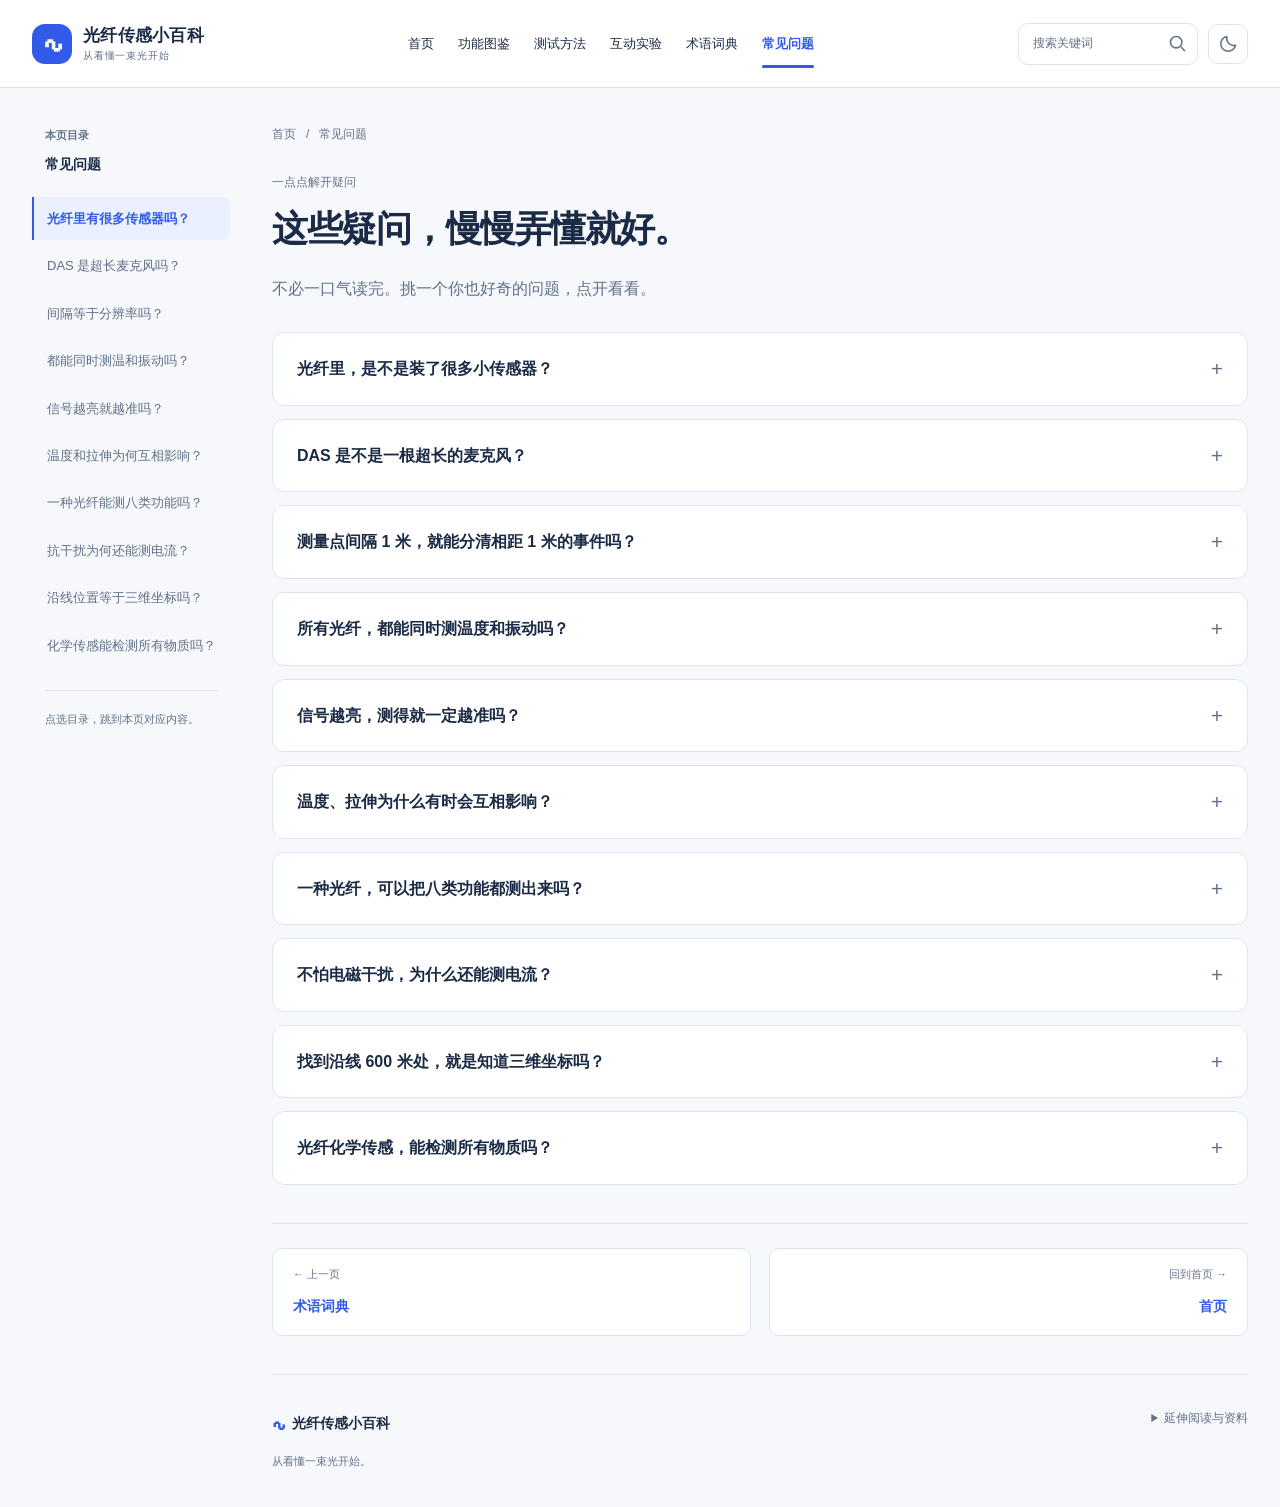
<file: questions.html>
<!doctype html>
<html lang="zh-CN">
<head>
<meta charset="UTF-8"><meta name="viewport" content="width=device-width,initial-scale=1">
<title>常见问题 · 光纤传感小百科</title>
<meta name="description" content="读懂测量边界，解开那些常见的误会。">
<link rel="canonical" href="https://fiber-sensing-guide.hejd1993.chatgpt.site/questions.html">
<meta property="og:type" content="website">
<meta property="og:locale" content="zh_CN">
<meta property="og:site_name" content="光纤传感小百科">
<meta property="og:title" content="常见问题 · 光纤传感小百科">
<meta property="og:description" content="读懂测量边界，解开那些常见的误会。">
<meta property="og:url" content="https://fiber-sensing-guide.hejd1993.chatgpt.site/questions.html">
<meta property="og:image" content="https://fiber-sensing-guide.hejd1993.chatgpt.site/images/fiber-world-v1.png">
<meta name="theme-color" content="#3459df">
<link rel="icon" type="image/svg+xml" href="data:image/svg+xml,%3Csvg xmlns='http://www.w3.org/2000/svg' viewBox='0 0 32 32'%3E%3Crect width='32' height='32' rx='9' fill='%233459df'/%3E%3Cpath d='M5 16h5l3-7 6 14 3-7h5' fill='none' stroke='white' stroke-width='2.5' stroke-linejoin='round'/%3E%3C/svg%3E">
<script src="theme-init.js?v=13"></script>
<script src="page-transitions.js?v=13"></script>
<link rel="stylesheet" href="style.css?v=13"><link rel="stylesheet" href="readability.css?v=13"><link rel="stylesheet" href="functions.css?v=13"><link rel="stylesheet" href="lab.css?v=13">
<link rel="stylesheet" href="methods.css?v=13"><link rel="stylesheet" href="layout.css?v=13">
<link rel="stylesheet" href="pages.css?v=13">
<link rel="stylesheet" href="friendly.css?v=13">
<link rel="stylesheet" href="header-tools.css?v=13">
<link rel="stylesheet" href="page-transitions.css?v=13">
<link rel="stylesheet" href="page-directory.css?v=13">
<link rel="stylesheet" href="illustrations.css?v=18">
<link rel="stylesheet" href="site-design.css?v=1">
<link rel="stylesheet" href="site-pages.css?v=1">
<link rel="stylesheet" href="detail-reading.css?v=1">
</head>
<body data-page="questions" class="field-guide">
<noscript><div class="noscript-note">JavaScript 未启用，仍可阅读页面正文。功能图鉴、测试方法和术语词典的卡片可打开完整文字资料；互动实验和搜索需要启用 JavaScript。</div></noscript>
<a class="skip" href="#main">跳到主要内容</a>
<header class="topbar"><a class="brand" href="index.html" aria-label="光纤传感小百科首页"><span class="brand-icon" aria-hidden="true">∿</span><span>光纤传感小百科<small>从看懂一束光开始</small></span></a><nav class="topnav" aria-label="主导航"><a href="index.html" data-page-link="intro">首页</a><a href="guide.html" data-page-link="guide">功能图鉴</a><a href="methods.html" data-page-link="methods">测试方法</a><a href="lab.html" data-page-link="lab">互动实验</a><a href="terms.html" data-page-link="terms">术语词典</a><a href="questions.html" data-page-link="questions" class="active" aria-current="page">常见问题</a></nav><div class="header-tools"><form id="site-search-form" class="header-search" role="search" aria-label="全站关键词检索"><input id="site-search-input" type="search" name="q" placeholder="搜索关键词" aria-label="全站关键词" autocomplete="off" maxlength="120"><button type="submit" class="header-search-button" aria-label="搜索全站" title="关键词检索"><svg viewBox="0 0 24 24" width="20" height="20" fill="none" stroke="currentColor" stroke-width="1.8" aria-hidden="true"><circle cx="10.5" cy="10.5" r="6.5"/><path d="m16 16 4.5 4.5"/></svg></button></form><button type="button" id="theme-toggle" class="theme-toggle" aria-label="切换到黑夜模式" title="切换到黑夜模式" aria-pressed="false"><svg class="theme-moon" viewBox="0 0 24 24" width="20" height="20" fill="none" stroke="currentColor" stroke-width="1.8" stroke-linecap="round" stroke-linejoin="round" aria-hidden="true"><path d="M20 14a8.5 8.5 0 0 1-10-10A8.5 8.5 0 1 0 20 14Z"/></svg><svg class="theme-sun" viewBox="0 0 24 24" width="20" height="20" fill="none" stroke="currentColor" stroke-width="1.8" stroke-linecap="round" aria-hidden="true"><circle cx="12" cy="12" r="4"/><path d="M12 2v2m0 16v2M2 12h2m16 0h2M5 5l1.5 1.5m11 11L19 19M5 19l1.5-1.5m11-11L19 5"/></svg></button></div></header>
<div class="shell">
<aside class="sidebar page-directory"><div class="side-kicker">本页目录</div><p class="page-directory-title">常见问题</p><nav class="page-directory-nav" aria-label="常见问题快速目录"><a class="side-link active" href="#faq-1" data-directory-link aria-current="location"><span class="directory-index" aria-hidden="true">01</span><span>光纤里有很多传感器吗？</span></a><a class="side-link" href="#faq-2" data-directory-link><span class="directory-index" aria-hidden="true">02</span><span>DAS 是超长麦克风吗？</span></a><a class="side-link" href="#faq-3" data-directory-link><span class="directory-index" aria-hidden="true">03</span><span>间隔等于分辨率吗？</span></a><a class="side-link" href="#faq-4" data-directory-link><span class="directory-index" aria-hidden="true">04</span><span>都能同时测温和振动吗？</span></a><a class="side-link" href="#faq-5" data-directory-link><span class="directory-index" aria-hidden="true">05</span><span>信号越亮就越准吗？</span></a><a class="side-link" href="#faq-6" data-directory-link><span class="directory-index" aria-hidden="true">06</span><span>温度和拉伸为何互相影响？</span></a><a class="side-link" href="#faq-7" data-directory-link><span class="directory-index" aria-hidden="true">07</span><span>一种光纤能测八类功能吗？</span></a><a class="side-link" href="#faq-8" data-directory-link><span class="directory-index" aria-hidden="true">08</span><span>抗干扰为何还能测电流？</span></a><a class="side-link" href="#faq-9" data-directory-link><span class="directory-index" aria-hidden="true">09</span><span>沿线位置等于三维坐标吗？</span></a><a class="side-link" href="#faq-10" data-directory-link><span class="directory-index" aria-hidden="true">10</span><span>化学传感能检测所有物质吗？</span></a></nav><p class="directory-hint">点选目录，跳到本页对应内容。</p></aside>
<main id="main"><details class="mobile-directory page-directory-mobile"><summary>本页目录 · 常见问题</summary><nav class="page-directory-nav" aria-label="常见问题手机快速目录"><a class="side-link active" href="#faq-1" data-directory-link aria-current="location"><span class="directory-index" aria-hidden="true">01</span><span>光纤里有很多传感器吗？</span></a><a class="side-link" href="#faq-2" data-directory-link><span class="directory-index" aria-hidden="true">02</span><span>DAS 是超长麦克风吗？</span></a><a class="side-link" href="#faq-3" data-directory-link><span class="directory-index" aria-hidden="true">03</span><span>间隔等于分辨率吗？</span></a><a class="side-link" href="#faq-4" data-directory-link><span class="directory-index" aria-hidden="true">04</span><span>都能同时测温和振动吗？</span></a><a class="side-link" href="#faq-5" data-directory-link><span class="directory-index" aria-hidden="true">05</span><span>信号越亮就越准吗？</span></a><a class="side-link" href="#faq-6" data-directory-link><span class="directory-index" aria-hidden="true">06</span><span>温度和拉伸为何互相影响？</span></a><a class="side-link" href="#faq-7" data-directory-link><span class="directory-index" aria-hidden="true">07</span><span>一种光纤能测八类功能吗？</span></a><a class="side-link" href="#faq-8" data-directory-link><span class="directory-index" aria-hidden="true">08</span><span>抗干扰为何还能测电流？</span></a><a class="side-link" href="#faq-9" data-directory-link><span class="directory-index" aria-hidden="true">09</span><span>沿线位置等于三维坐标吗？</span></a><a class="side-link" href="#faq-10" data-directory-link><span class="directory-index" aria-hidden="true">10</span><span>化学传感能检测所有物质吗？</span></a></nav></details>
<div class="page-crumb"><a href="index.html">首页</a><span aria-hidden="true">/</span><span>常见问题</span></div>
<section class="section" id="questions"><div class="section-heading"><div><span class="section-number">一点点解开疑问</span><h1>这些疑问，慢慢弄懂就好。</h1></div></div><p class="section-copy">不必一口气读完。挑一个你也好奇的问题，点开看看。</p><div class="faq-grid"><details id="faq-1"><summary>光纤里，是不是装了很多小传感器？</summary><p>分布式传感通常利用光纤本身的散射，沿线取样，形成许多“虚拟测量点”，不需要每隔一米装一个电子探头。FBG 则是在指定位置制作光栅，多个光栅串起来叫准分布式。</p></details><details id="faq-2"><summary>DAS 是不是一根超长的麦克风？</summary><p>这个比喻能帮助入门，但普通 DAS 主要感知沿光纤方向的动态应变或应变率。声音、地震、机械振动要先通过环境和光缆耦合成伸缩，才能被感知。它不直接等于空气声压，也不是接上就能听清对话。</p></details><details id="faq-3"><summary>测量点间隔 1 米，就能分清相距 1 米的事件吗？</summary><p>不一定。采样间隔是“隔多远记录一次”，空间分辨率是“两个近邻变化能否分开”。相邻记录可能覆盖重叠的光纤段。DAS 的标距还决定应变在多长的一段上被平均。</p></details><details id="faq-4"><summary>所有光纤，都能同时测温度和振动吗？</summary><p>光纤可以提供多种感知信息，但实际功能由光源、收发光路、光缆结构和处理方法共同决定。同一光缆里可以有不同用途的纤芯；同一纤芯的联合感知也需要相应设计。普通通信设备不会自动变成传感设备。</p></details><details id="faq-5"><summary>信号越亮，测得就一定越准吗？</summary><p>还要看噪声、衰落、校准和耦合。DAS 可能遇到相干衰落：几份返回的光互相抵消，某段信号很弱。改进光路、频率或偏振多样性可以降低盲点风险，但单独做 Hilbert 变换不会消除衰落。</p></details><details id="faq-6"><summary>温度、拉伸为什么有时会互相影响？</summary><p>它们都可能改变光纤长度和折射率。FBG 的反射波长、布里渊频移等会同时受温度与应变影响。要把两者分开，通常需要温度补偿、机械解耦、独立测温或联合测量。</p></details><details id="faq-7"><summary>一种光纤，可以把八类功能都测出来吗？</summary><p>这里的八类是整个光纤传感领域的功能目录。每个系统都有自己的敏感元件、光路、封装与处理方法。一种传感器可能关联多个功能，但不会自动拥有全部能力。</p></details><details id="faq-8"><summary>不怕电磁干扰，为什么还能测电流？</summary><p>普通光纤系统的抗干扰特性，与利用专门磁光材料、偏振光路和传感路径主动测电流，并不矛盾。电压探头还可能使用外置电光晶体，光纤负责传光。</p></details><details id="faq-9"><summary>找到沿线 600 米处，就是知道三维坐标吗？</summary><p>回波定位给出沿光纤路径的距离。物体位移、倾角或三维形状需要其他测量信息、几何关系与参考姿态。不能把沿线距离直接当成空间坐标。</p></details><details id="faq-10"><summary>光纤化学传感，能检测所有物质吗？</summary><p>探头通常针对特定材料或目标设计。选择性、污染与校准都会影响结果。实验中展示的 pH 响应是一种简化模型，不能代表所有探针，也不用于诊断。</p></details></div></section>
<nav class="page-pagination" aria-label="继续学习"><a href="terms.html"><span>← 上一页</span><strong>术语词典</strong></a><a href="index.html"><span>回到首页 →</span><strong>首页</strong></a></nav>
<footer><div><a class="footer-brand" href="index.html">光纤传感小百科</a><p>从看懂一束光开始。</p></div><details class="source-links"><summary>延伸阅读与资料</summary><div class="source-list"><a href="https://www.apsensing.com/en/technology-and-products/distributed-temperature-sensing" target="_blank" rel="noopener noreferrer">AP Sensing · DTS 原理</a><a href="https://silixa.com/technology/idas-intelligent-distributed-acoustic-sensor/" target="_blank" rel="noopener noreferrer">Silixa · 相位与动态应变</a><a href="https://arxiv.org/abs/1907.07675" target="_blank" rel="noopener noreferrer">论文 · DVS 的不同实现</a><a href="https://www.lunainc.com/sites/default/files/assets/files/LUN-20-101%20-%20Interactive%20PDF_v8.pdf" target="_blank" rel="noopener noreferrer">Luna · 光纤光栅</a></div></details></footer>
</main></div>
<dialog id="search-dialog" class="search-dialog" aria-labelledby="search-title"><div class="search-dialog-top"><h2 id="search-title">关键词检索</h2><button type="button" id="close-search" aria-label="关闭检索" title="关闭检索">×</button></div><form id="dialog-search-form" class="dialog-search" role="search" aria-label="检索网站内容"><input id="dialog-search-input" type="search" name="q" placeholder="试试温度、相位、光栅…" aria-label="检索关键词" autocomplete="off" maxlength="120"><button type="submit" class="button primary">搜索</button></form><p id="search-summary" class="search-summary" role="status" aria-live="polite"></p><div id="search-suggestions" class="search-suggestions" aria-label="试试这些关键词"><button type="button" data-search-query="温度">温度</button><button type="button" data-search-query="振动">振动</button><button type="button" data-search-query="FBG">FBG</button><button type="button" data-search-query="相位">相位</button></div><div id="search-results" class="search-results"></div></dialog>
<dialog id="term-dialog" aria-labelledby="dialog-title"><div class="dialog-top"><span id="dialog-category"></span><div class="dialog-actions"><button type="button" id="dialog-back" hidden>← 返回上一项</button><button type="button" id="copy-detail-link">复制链接</button><button type="button" id="close-dialog" aria-label="关闭详情">×</button></div></div><div class="detail-share"><span id="detail-share-status" role="status"></span><input id="detail-share-url" readonly hidden aria-label="当前详情链接"></div><div id="dialog-content"></div></dialog>
<script src="terms.js?v=13" defer></script><script src="functions.js?v=13" defer></script><script src="methods.js?v=14" defer></script><script src="lab-content.js?v=13" defer></script><script src="card-illustrations.js?v=17" defer></script><script src="detail-illustrations.js?v=20" defer></script><script src="methods-view.js?v=13" defer></script><script src="detail-reading.js?v=1" defer></script><script src="detail-navigation.js?v=1" defer></script><script src="app.js?v=16" defer></script><script src="search-content.js?v=13" defer></script><script src="header-tools.js?v=14" defer></script>
<script src="page-directory.js?v=13" defer></script>
</body></html>
</file>
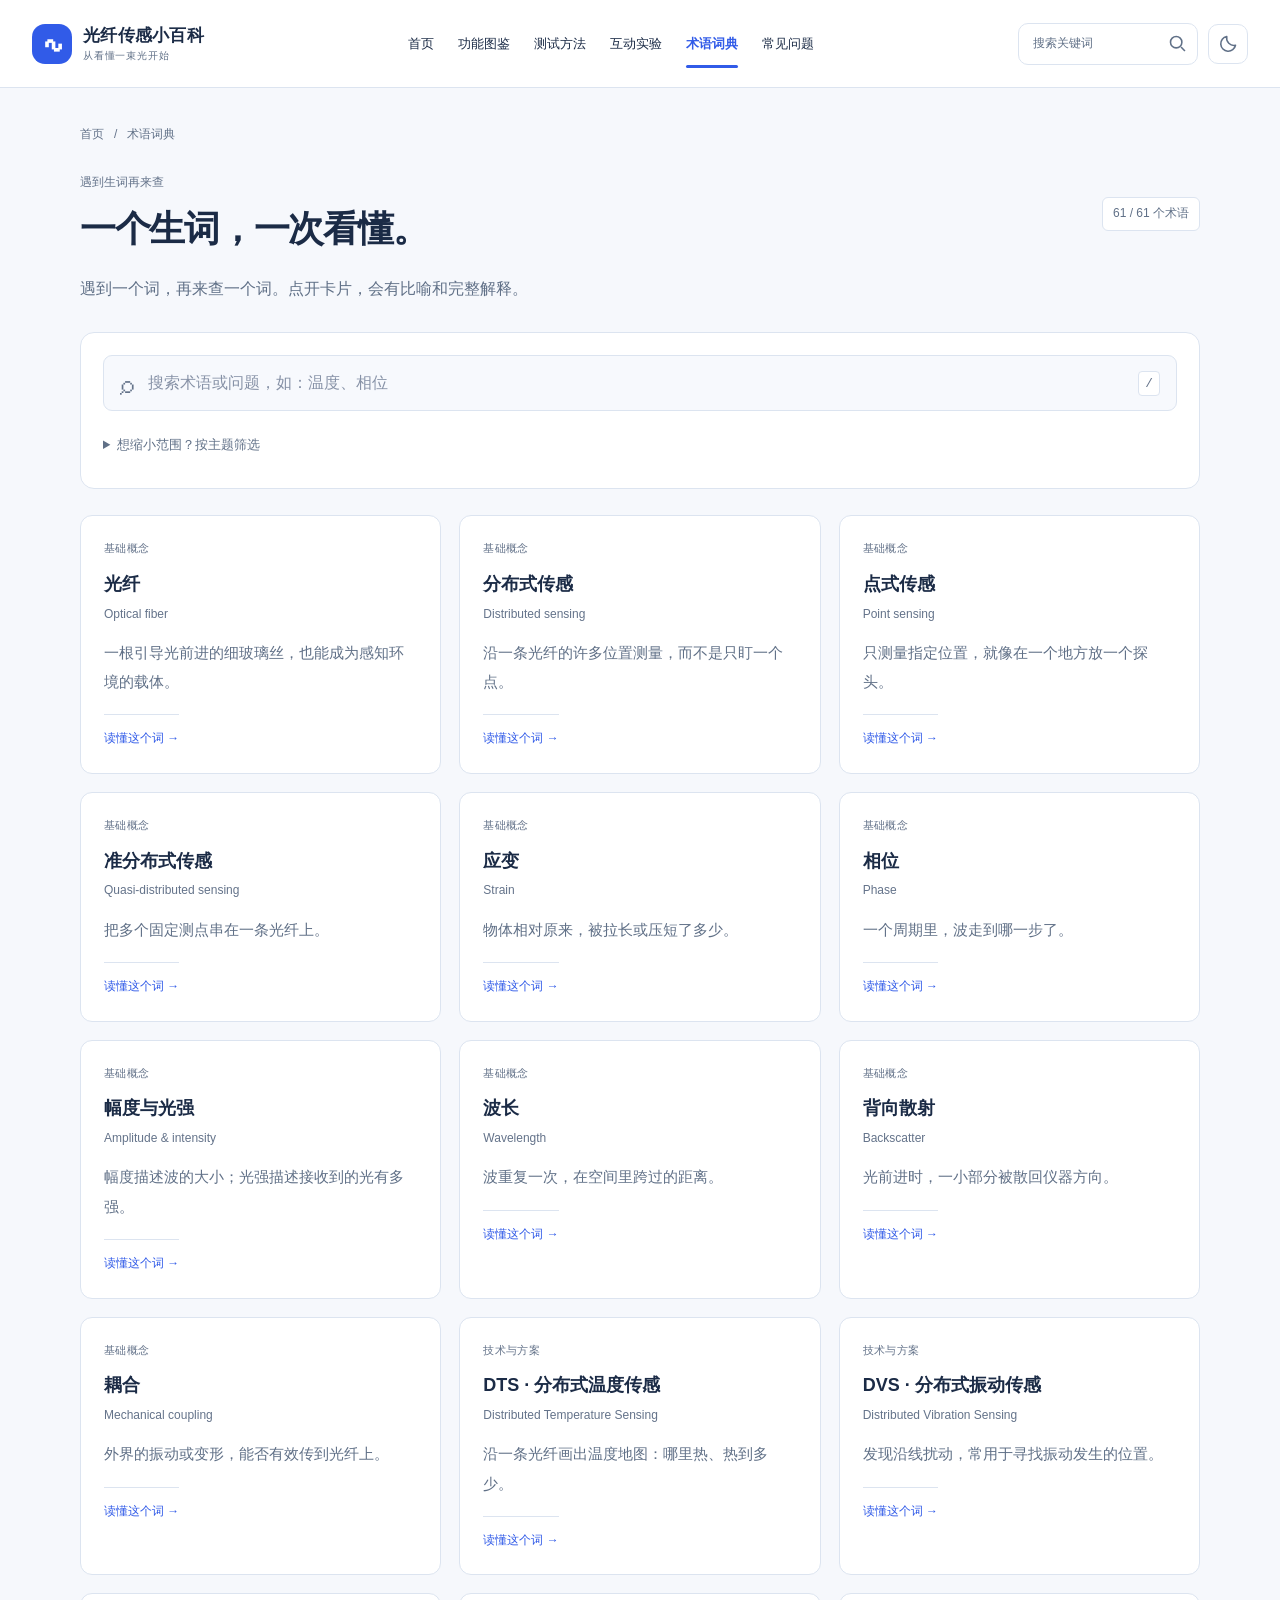
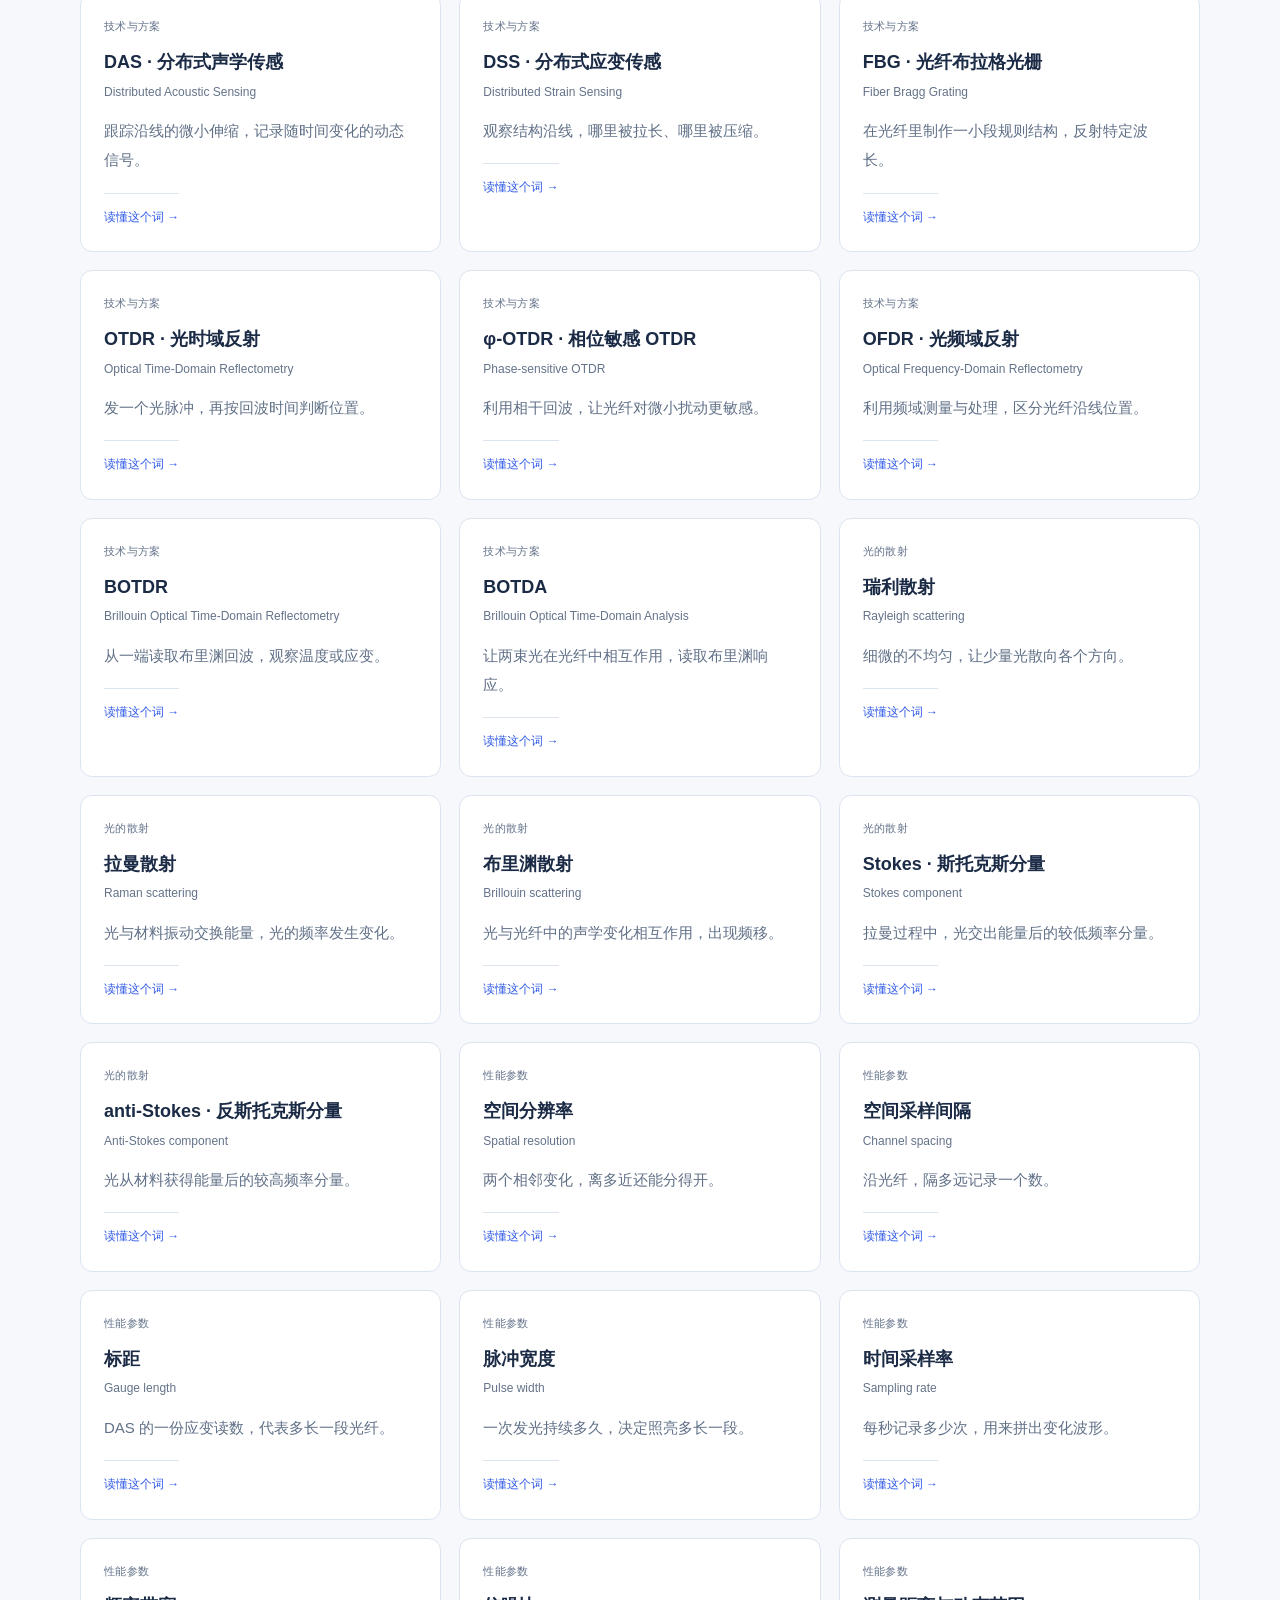
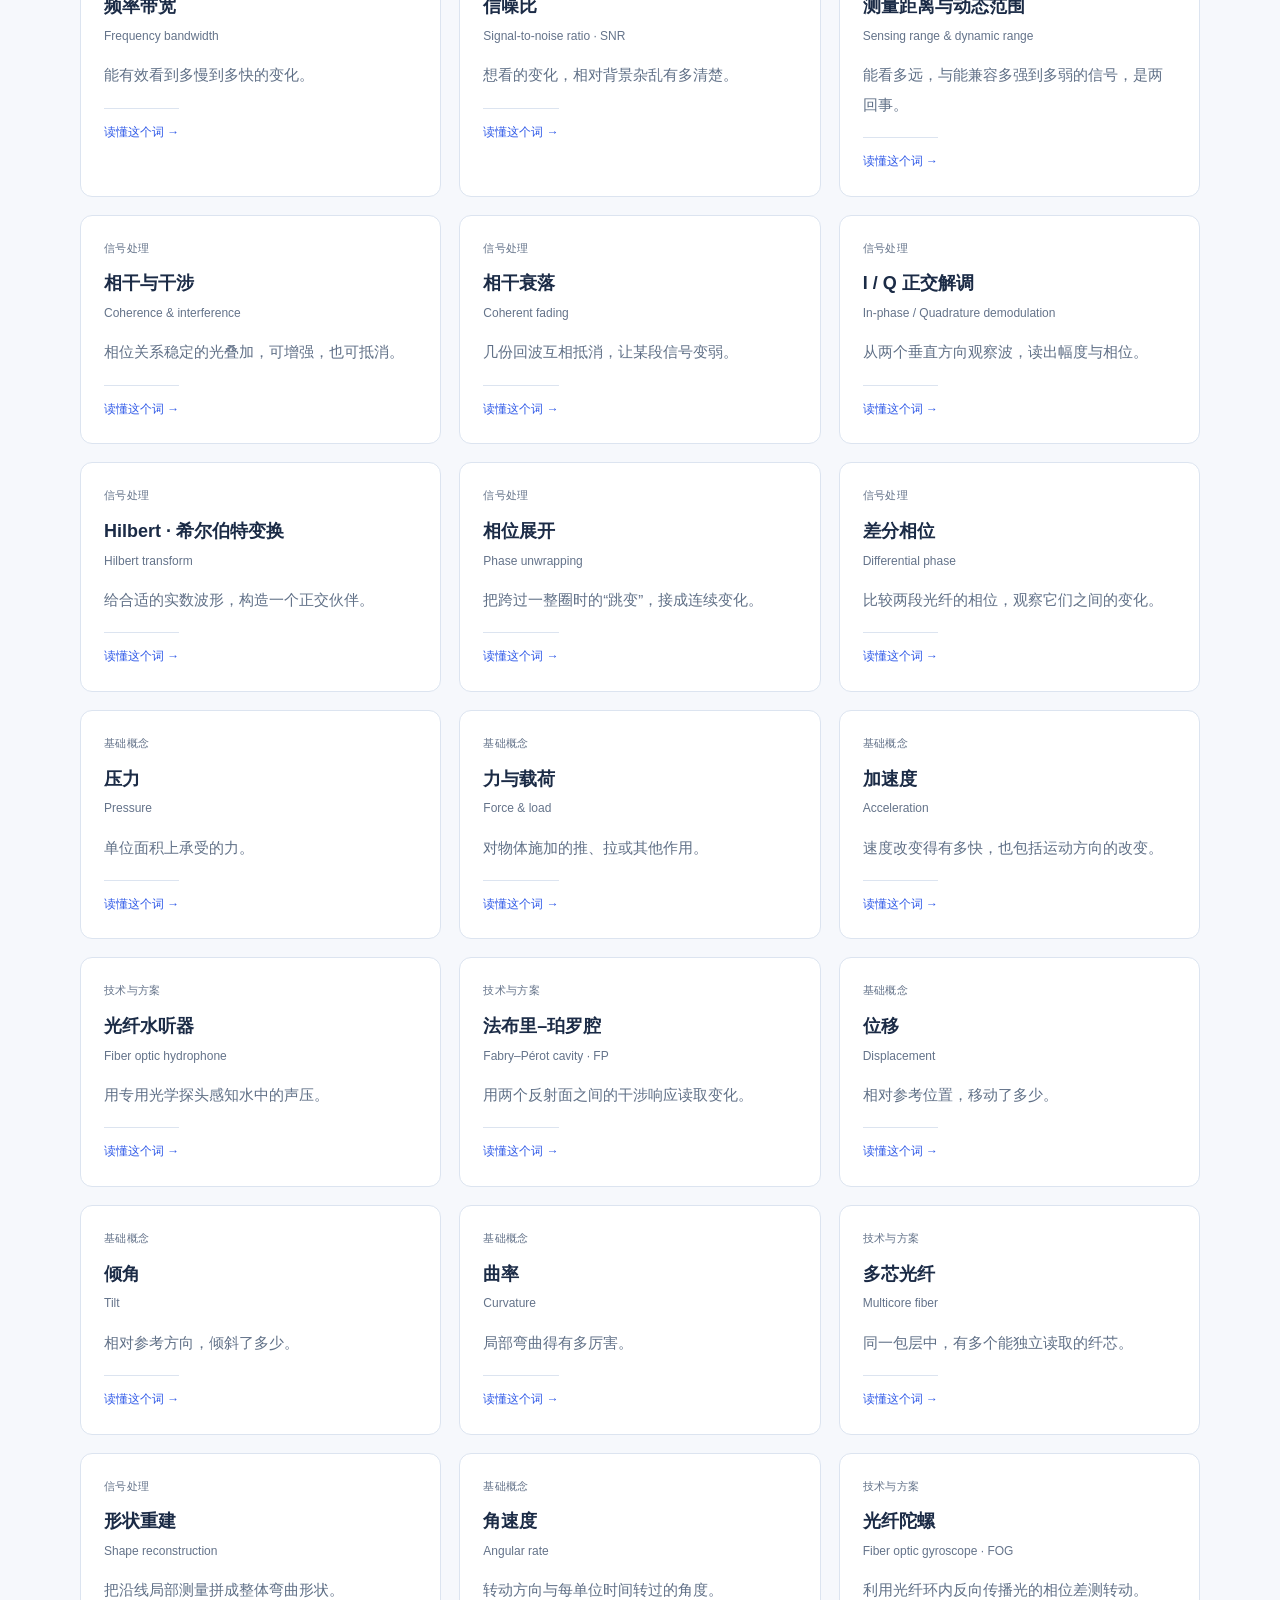
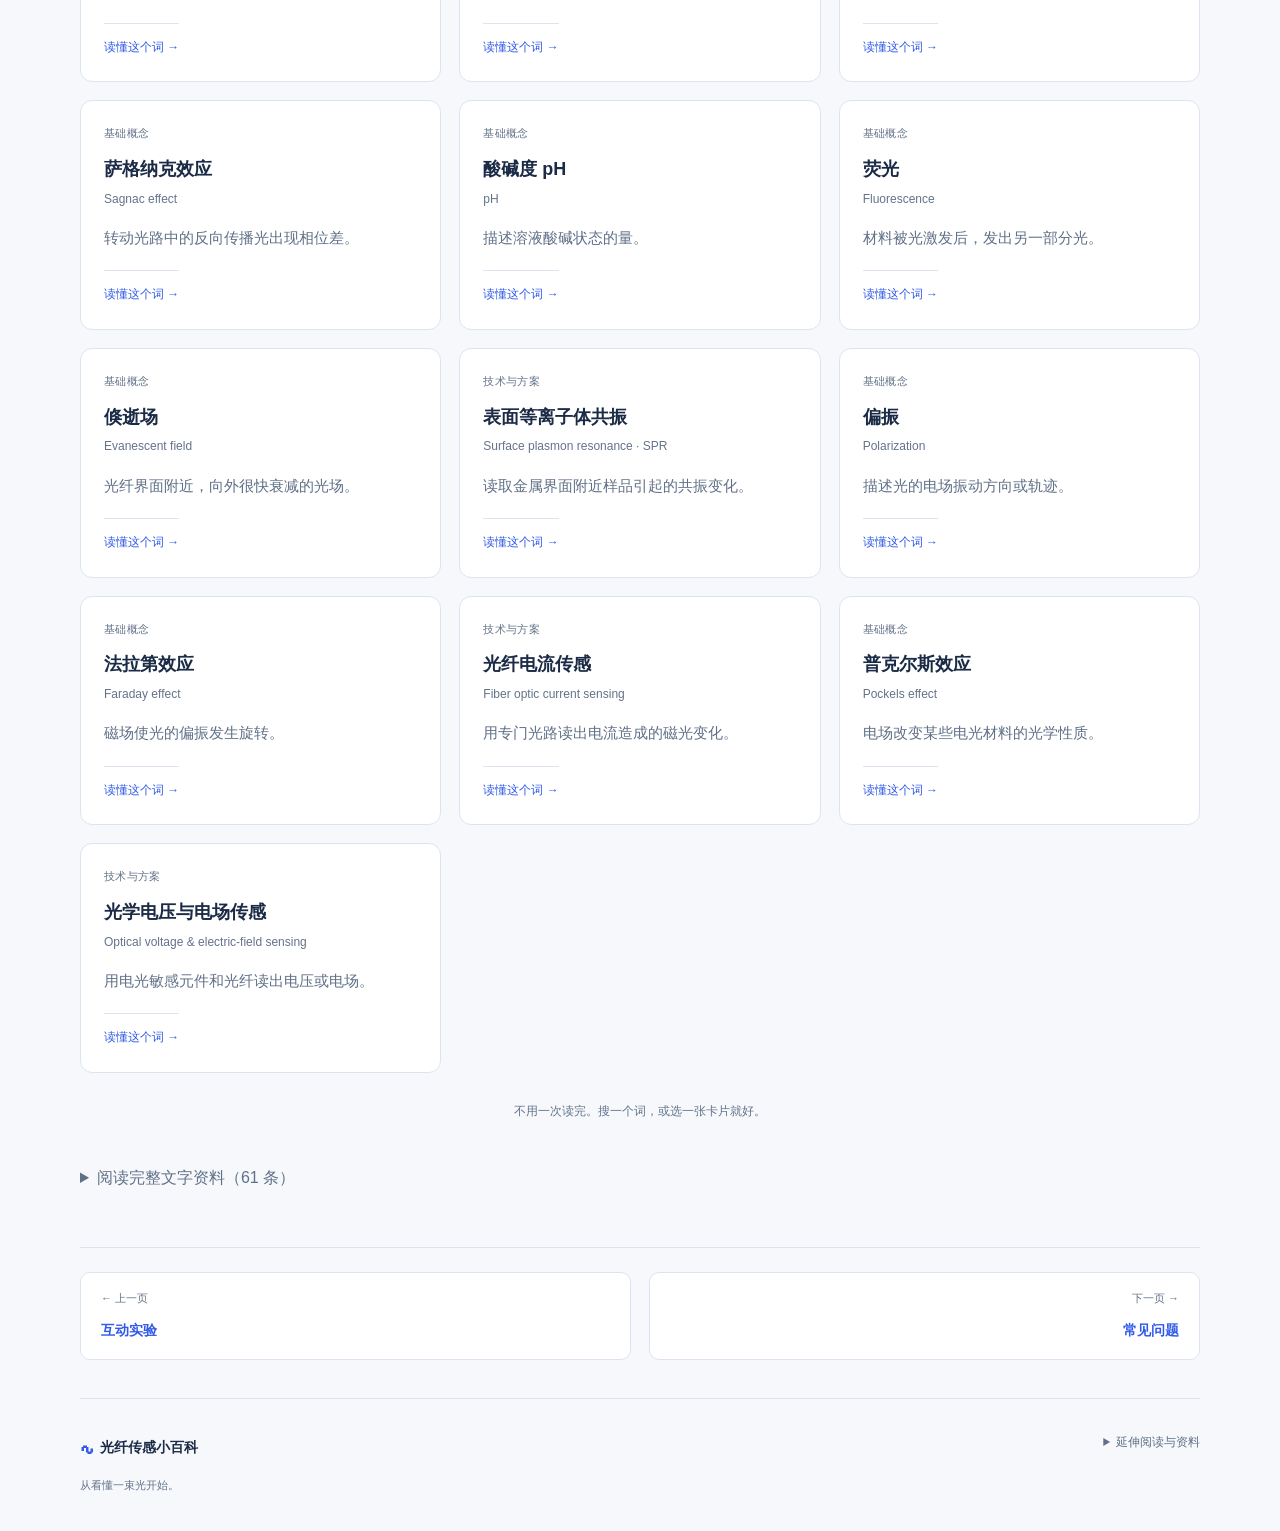
<file: terms.html>
<!doctype html>
<html lang="zh-CN">
<head>
<meta charset="UTF-8"><meta name="viewport" content="width=device-width,initial-scale=1">
<title>术语词典 · 光纤传感小百科</title>
<meta name="description" content="61 个术语，用比喻和图示把生词讲明白。">
<link rel="canonical" href="https://fiber-sensing-guide.hejd1993.chatgpt.site/terms.html">
<meta property="og:type" content="website">
<meta property="og:locale" content="zh_CN">
<meta property="og:site_name" content="光纤传感小百科">
<meta property="og:title" content="术语词典 · 光纤传感小百科">
<meta property="og:description" content="61 个术语，用比喻和图示把生词讲明白。">
<meta property="og:url" content="https://fiber-sensing-guide.hejd1993.chatgpt.site/terms.html">
<meta property="og:image" content="https://fiber-sensing-guide.hejd1993.chatgpt.site/images/fiber-world-v1.png">
<meta name="theme-color" content="#3459df">
<link rel="icon" type="image/svg+xml" href="data:image/svg+xml,%3Csvg xmlns='http://www.w3.org/2000/svg' viewBox='0 0 32 32'%3E%3Crect width='32' height='32' rx='9' fill='%233459df'/%3E%3Cpath d='M5 16h5l3-7 6 14 3-7h5' fill='none' stroke='white' stroke-width='2.5' stroke-linejoin='round'/%3E%3C/svg%3E">
<script src="theme-init.js?v=13"></script>
<script src="page-transitions.js?v=13"></script>
<link rel="stylesheet" href="style.css?v=13"><link rel="stylesheet" href="readability.css?v=13"><link rel="stylesheet" href="functions.css?v=13"><link rel="stylesheet" href="lab.css?v=13">
<link rel="stylesheet" href="methods.css?v=13"><link rel="stylesheet" href="layout.css?v=13">
<link rel="stylesheet" href="pages.css?v=13">
<link rel="stylesheet" href="friendly.css?v=13">
<link rel="stylesheet" href="header-tools.css?v=13">
<link rel="stylesheet" href="page-transitions.css?v=13">
<link rel="stylesheet" href="page-directory.css?v=13">
<link rel="stylesheet" href="illustrations.css?v=18">
<link rel="stylesheet" href="site-design.css?v=1">
<link rel="stylesheet" href="site-pages.css?v=1">
<link rel="stylesheet" href="detail-reading.css?v=1">
</head>
<body data-page="terms" class="field-guide">
<noscript><div class="noscript-note">JavaScript 未启用，仍可阅读页面正文。功能图鉴、测试方法和术语词典的卡片可打开完整文字资料；互动实验和搜索需要启用 JavaScript。</div></noscript>
<a class="skip" href="#main">跳到主要内容</a>
<header class="topbar"><a class="brand" href="index.html" aria-label="光纤传感小百科首页"><span class="brand-icon" aria-hidden="true">∿</span><span>光纤传感小百科<small>从看懂一束光开始</small></span></a><nav class="topnav" aria-label="主导航"><a href="index.html" data-page-link="intro">首页</a><a href="guide.html" data-page-link="guide">功能图鉴</a><a href="methods.html" data-page-link="methods">测试方法</a><a href="lab.html" data-page-link="lab">互动实验</a><a href="terms.html" data-page-link="terms" class="active" aria-current="page">术语词典</a><a href="questions.html" data-page-link="questions">常见问题</a></nav><div class="header-tools"><form id="site-search-form" class="header-search" role="search" aria-label="全站关键词检索"><input id="site-search-input" type="search" name="q" placeholder="搜索关键词" aria-label="全站关键词" autocomplete="off" maxlength="120"><button type="submit" class="header-search-button" aria-label="搜索全站" title="关键词检索"><svg viewBox="0 0 24 24" width="20" height="20" fill="none" stroke="currentColor" stroke-width="1.8" aria-hidden="true"><circle cx="10.5" cy="10.5" r="6.5"/><path d="m16 16 4.5 4.5"/></svg></button></form><button type="button" id="theme-toggle" class="theme-toggle" aria-label="切换到黑夜模式" title="切换到黑夜模式" aria-pressed="false"><svg class="theme-moon" viewBox="0 0 24 24" width="20" height="20" fill="none" stroke="currentColor" stroke-width="1.8" stroke-linecap="round" stroke-linejoin="round" aria-hidden="true"><path d="M20 14a8.5 8.5 0 0 1-10-10A8.5 8.5 0 1 0 20 14Z"/></svg><svg class="theme-sun" viewBox="0 0 24 24" width="20" height="20" fill="none" stroke="currentColor" stroke-width="1.8" stroke-linecap="round" aria-hidden="true"><circle cx="12" cy="12" r="4"/><path d="M12 2v2m0 16v2M2 12h2m16 0h2M5 5l1.5 1.5m11 11L19 19M5 19l1.5-1.5m11-11L19 5"/></svg></button></div></header>
<div class="shell shell-no-directory">

<main id="main">
<div class="page-crumb"><a href="index.html">首页</a><span aria-hidden="true">/</span><span>术语词典</span></div>
<section class="section" id="terms"><div class="section-heading"><div><span class="section-number">遇到生词再来查</span><h1>一个生词，一次看懂。</h1></div><span class="quiet" id="term-count">光纤传感术语</span></div><p class="section-copy">遇到一个词，再来查一个词。点开卡片，会有比喻和完整解释。</p><div class="term-toolbar"><label class="search-box" for="search"><span aria-hidden="true">⌕</span><input type="search" id="search" placeholder="搜索术语或问题，如：温度、相位" aria-label="搜索术语"><kbd>/</kbd></label><details class="dictionary-options"><summary>想缩小范围？按主题筛选</summary><div class="dictionary-options-body"><div class="function-filter-row"><div class="filter-group"><label for="function-filter">按测量功能</label><select id="function-filter"><option value="all">全部功能</option></select></div><div class="filter-group method-filter-group"><label for="method-filter">按测试方法</label><select id="method-filter"><option value="all">全部方法</option></select></div><button id="reset-filters" class="reset-filters">清除筛选与搜索</button></div><div class="filters" role="group" aria-label="按知识类别筛选"><button class="selected" aria-pressed="true" data-filter="all">全部</button><button aria-pressed="false" data-filter="basics">基础概念</button><button aria-pressed="false" data-filter="sensors">技术与方案</button><button aria-pressed="false" data-filter="scattering">光的散射</button><button aria-pressed="false" data-filter="parameters">性能参数</button><button aria-pressed="false" data-filter="signal">信号处理</button></div></div></details></div><div class="term-grid" id="term-grid"><!-- readable-term-cards:start --><a class="term-card" href="#entry-term-fiber"><span class="term-type">基础概念</span><h3>光纤</h3><span class="term-en">Optical fiber</span><p>一根引导光前进的细玻璃丝，也能成为感知环境的载体。</p><span class="term-foot">阅读解释</span></a><a class="term-card" href="#entry-term-distributed"><span class="term-type">基础概念</span><h3>分布式传感</h3><span class="term-en">Distributed sensing</span><p>沿一条光纤的许多位置测量，而不是只盯一个点。</p><span class="term-foot">阅读解释</span></a><a class="term-card" href="#entry-term-point"><span class="term-type">基础概念</span><h3>点式传感</h3><span class="term-en">Point sensing</span><p>只测量指定位置，就像在一个地方放一个探头。</p><span class="term-foot">阅读解释</span></a><a class="term-card" href="#entry-term-quasi"><span class="term-type">基础概念</span><h3>准分布式传感</h3><span class="term-en">Quasi-distributed sensing</span><p>把多个固定测点串在一条光纤上。</p><span class="term-foot">阅读解释</span></a><a class="term-card" href="#entry-term-strain"><span class="term-type">基础概念</span><h3>应变</h3><span class="term-en">Strain</span><p>物体相对原来，被拉长或压短了多少。</p><span class="term-foot">阅读解释</span></a><a class="term-card" href="#entry-term-phase"><span class="term-type">基础概念</span><h3>相位</h3><span class="term-en">Phase</span><p>一个周期里，波走到哪一步了。</p><span class="term-foot">阅读解释</span></a><a class="term-card" href="#entry-term-amplitude"><span class="term-type">基础概念</span><h3>幅度与光强</h3><span class="term-en">Amplitude &amp; intensity</span><p>幅度描述波的大小；光强描述接收到的光有多强。</p><span class="term-foot">阅读解释</span></a><a class="term-card" href="#entry-term-wavelength"><span class="term-type">基础概念</span><h3>波长</h3><span class="term-en">Wavelength</span><p>波重复一次，在空间里跨过的距离。</p><span class="term-foot">阅读解释</span></a><a class="term-card" href="#entry-term-backscatter"><span class="term-type">基础概念</span><h3>背向散射</h3><span class="term-en">Backscatter</span><p>光前进时，一小部分被散回仪器方向。</p><span class="term-foot">阅读解释</span></a><a class="term-card" href="#entry-term-coupling"><span class="term-type">基础概念</span><h3>耦合</h3><span class="term-en">Mechanical coupling</span><p>外界的振动或变形，能否有效传到光纤上。</p><span class="term-foot">阅读解释</span></a><a class="term-card" href="#entry-term-dts"><span class="term-type">技术与方案</span><h3>DTS · 分布式温度传感</h3><span class="term-en">Distributed Temperature Sensing</span><p>沿一条光纤画出温度地图：哪里热、热到多少。</p><span class="term-foot">阅读解释</span></a><a class="term-card" href="#entry-term-dvs"><span class="term-type">技术与方案</span><h3>DVS · 分布式振动传感</h3><span class="term-en">Distributed Vibration Sensing</span><p>发现沿线扰动，常用于寻找振动发生的位置。</p><span class="term-foot">阅读解释</span></a><a class="term-card" href="#entry-term-das"><span class="term-type">技术与方案</span><h3>DAS · 分布式声学传感</h3><span class="term-en">Distributed Acoustic Sensing</span><p>跟踪沿线的微小伸缩，记录随时间变化的动态信号。</p><span class="term-foot">阅读解释</span></a><a class="term-card" href="#entry-term-dss"><span class="term-type">技术与方案</span><h3>DSS · 分布式应变传感</h3><span class="term-en">Distributed Strain Sensing</span><p>观察结构沿线，哪里被拉长、哪里被压缩。</p><span class="term-foot">阅读解释</span></a><a class="term-card" href="#entry-term-fbg"><span class="term-type">技术与方案</span><h3>FBG · 光纤布拉格光栅</h3><span class="term-en">Fiber Bragg Grating</span><p>在光纤里制作一小段规则结构，反射特定波长。</p><span class="term-foot">阅读解释</span></a><a class="term-card" href="#entry-term-otdr"><span class="term-type">技术与方案</span><h3>OTDR · 光时域反射</h3><span class="term-en">Optical Time-Domain Reflectometry</span><p>发一个光脉冲，再按回波时间判断位置。</p><span class="term-foot">阅读解释</span></a><a class="term-card" href="#entry-term-phiotdr"><span class="term-type">技术与方案</span><h3>φ-OTDR · 相位敏感 OTDR</h3><span class="term-en">Phase-sensitive OTDR</span><p>利用相干回波，让光纤对微小扰动更敏感。</p><span class="term-foot">阅读解释</span></a><a class="term-card" href="#entry-term-ofdr"><span class="term-type">技术与方案</span><h3>OFDR · 光频域反射</h3><span class="term-en">Optical Frequency-Domain Reflectometry</span><p>利用频域测量与处理，区分光纤沿线位置。</p><span class="term-foot">阅读解释</span></a><a class="term-card" href="#entry-term-botdr"><span class="term-type">技术与方案</span><h3>BOTDR</h3><span class="term-en">Brillouin Optical Time-Domain Reflectometry</span><p>从一端读取布里渊回波，观察温度或应变。</p><span class="term-foot">阅读解释</span></a><a class="term-card" href="#entry-term-botda"><span class="term-type">技术与方案</span><h3>BOTDA</h3><span class="term-en">Brillouin Optical Time-Domain Analysis</span><p>让两束光在光纤中相互作用，读取布里渊响应。</p><span class="term-foot">阅读解释</span></a><a class="term-card" href="#entry-term-rayleigh"><span class="term-type">光的散射</span><h3>瑞利散射</h3><span class="term-en">Rayleigh scattering</span><p>细微的不均匀，让少量光散向各个方向。</p><span class="term-foot">阅读解释</span></a><a class="term-card" href="#entry-term-raman"><span class="term-type">光的散射</span><h3>拉曼散射</h3><span class="term-en">Raman scattering</span><p>光与材料振动交换能量，光的频率发生变化。</p><span class="term-foot">阅读解释</span></a><a class="term-card" href="#entry-term-brillouin"><span class="term-type">光的散射</span><h3>布里渊散射</h3><span class="term-en">Brillouin scattering</span><p>光与光纤中的声学变化相互作用，出现频移。</p><span class="term-foot">阅读解释</span></a><a class="term-card" href="#entry-term-stokes"><span class="term-type">光的散射</span><h3>Stokes · 斯托克斯分量</h3><span class="term-en">Stokes component</span><p>拉曼过程中，光交出能量后的较低频率分量。</p><span class="term-foot">阅读解释</span></a><a class="term-card" href="#entry-term-antistokes"><span class="term-type">光的散射</span><h3>anti-Stokes · 反斯托克斯分量</h3><span class="term-en">Anti-Stokes component</span><p>光从材料获得能量后的较高频率分量。</p><span class="term-foot">阅读解释</span></a><a class="term-card" href="#entry-term-resolution"><span class="term-type">性能参数</span><h3>空间分辨率</h3><span class="term-en">Spatial resolution</span><p>两个相邻变化，离多近还能分得开。</p><span class="term-foot">阅读解释</span></a><a class="term-card" href="#entry-term-spacing"><span class="term-type">性能参数</span><h3>空间采样间隔</h3><span class="term-en">Channel spacing</span><p>沿光纤，隔多远记录一个数。</p><span class="term-foot">阅读解释</span></a><a class="term-card" href="#entry-term-gauge"><span class="term-type">性能参数</span><h3>标距</h3><span class="term-en">Gauge length</span><p>DAS 的一份应变读数，代表多长一段光纤。</p><span class="term-foot">阅读解释</span></a><a class="term-card" href="#entry-term-pulse"><span class="term-type">性能参数</span><h3>脉冲宽度</h3><span class="term-en">Pulse width</span><p>一次发光持续多久，决定照亮多长一段。</p><span class="term-foot">阅读解释</span></a><a class="term-card" href="#entry-term-sampling"><span class="term-type">性能参数</span><h3>时间采样率</h3><span class="term-en">Sampling rate</span><p>每秒记录多少次，用来拼出变化波形。</p><span class="term-foot">阅读解释</span></a><a class="term-card" href="#entry-term-bandwidth"><span class="term-type">性能参数</span><h3>频率带宽</h3><span class="term-en">Frequency bandwidth</span><p>能有效看到多慢到多快的变化。</p><span class="term-foot">阅读解释</span></a><a class="term-card" href="#entry-term-snr"><span class="term-type">性能参数</span><h3>信噪比</h3><span class="term-en">Signal-to-noise ratio · SNR</span><p>想看的变化，相对背景杂乱有多清楚。</p><span class="term-foot">阅读解释</span></a><a class="term-card" href="#entry-term-range"><span class="term-type">性能参数</span><h3>测量距离与动态范围</h3><span class="term-en">Sensing range &amp; dynamic range</span><p>能看多远，与能兼容多强到多弱的信号，是两回事。</p><span class="term-foot">阅读解释</span></a><a class="term-card" href="#entry-term-coherent"><span class="term-type">信号处理</span><h3>相干与干涉</h3><span class="term-en">Coherence &amp; interference</span><p>相位关系稳定的光叠加，可增强，也可抵消。</p><span class="term-foot">阅读解释</span></a><a class="term-card" href="#entry-term-fading"><span class="term-type">信号处理</span><h3>相干衰落</h3><span class="term-en">Coherent fading</span><p>几份回波互相抵消，让某段信号变弱。</p><span class="term-foot">阅读解释</span></a><a class="term-card" href="#entry-term-iq"><span class="term-type">信号处理</span><h3>I / Q 正交解调</h3><span class="term-en">In-phase / Quadrature demodulation</span><p>从两个垂直方向观察波，读出幅度与相位。</p><span class="term-foot">阅读解释</span></a><a class="term-card" href="#entry-term-hilbert"><span class="term-type">信号处理</span><h3>Hilbert · 希尔伯特变换</h3><span class="term-en">Hilbert transform</span><p>给合适的实数波形，构造一个正交伙伴。</p><span class="term-foot">阅读解释</span></a><a class="term-card" href="#entry-term-unwrap"><span class="term-type">信号处理</span><h3>相位展开</h3><span class="term-en">Phase unwrapping</span><p>把跨过一整圈时的“跳变”，接成连续变化。</p><span class="term-foot">阅读解释</span></a><a class="term-card" href="#entry-term-differential"><span class="term-type">信号处理</span><h3>差分相位</h3><span class="term-en">Differential phase</span><p>比较两段光纤的相位，观察它们之间的变化。</p><span class="term-foot">阅读解释</span></a><a class="term-card" href="#entry-term-pressure"><span class="term-type">基础概念</span><h3>压力</h3><span class="term-en">Pressure</span><p>单位面积上承受的力。</p><span class="term-foot">阅读解释</span></a><a class="term-card" href="#entry-term-force"><span class="term-type">基础概念</span><h3>力与载荷</h3><span class="term-en">Force &amp; load</span><p>对物体施加的推、拉或其他作用。</p><span class="term-foot">阅读解释</span></a><a class="term-card" href="#entry-term-acceleration"><span class="term-type">基础概念</span><h3>加速度</h3><span class="term-en">Acceleration</span><p>速度改变得有多快，也包括运动方向的改变。</p><span class="term-foot">阅读解释</span></a><a class="term-card" href="#entry-term-hydrophone"><span class="term-type">技术与方案</span><h3>光纤水听器</h3><span class="term-en">Fiber optic hydrophone</span><p>用专用光学探头感知水中的声压。</p><span class="term-foot">阅读解释</span></a><a class="term-card" href="#entry-term-fabryperot"><span class="term-type">技术与方案</span><h3>法布里–珀罗腔</h3><span class="term-en">Fabry–Pérot cavity · FP</span><p>用两个反射面之间的干涉响应读取变化。</p><span class="term-foot">阅读解释</span></a><a class="term-card" href="#entry-term-displacement"><span class="term-type">基础概念</span><h3>位移</h3><span class="term-en">Displacement</span><p>相对参考位置，移动了多少。</p><span class="term-foot">阅读解释</span></a><a class="term-card" href="#entry-term-tilt"><span class="term-type">基础概念</span><h3>倾角</h3><span class="term-en">Tilt</span><p>相对参考方向，倾斜了多少。</p><span class="term-foot">阅读解释</span></a><a class="term-card" href="#entry-term-curvature"><span class="term-type">基础概念</span><h3>曲率</h3><span class="term-en">Curvature</span><p>局部弯曲得有多厉害。</p><span class="term-foot">阅读解释</span></a><a class="term-card" href="#entry-term-multicore"><span class="term-type">技术与方案</span><h3>多芯光纤</h3><span class="term-en">Multicore fiber</span><p>同一包层中，有多个能独立读取的纤芯。</p><span class="term-foot">阅读解释</span></a><a class="term-card" href="#entry-term-shape"><span class="term-type">信号处理</span><h3>形状重建</h3><span class="term-en">Shape reconstruction</span><p>把沿线局部测量拼成整体弯曲形状。</p><span class="term-foot">阅读解释</span></a><a class="term-card" href="#entry-term-angularrate"><span class="term-type">基础概念</span><h3>角速度</h3><span class="term-en">Angular rate</span><p>转动方向与每单位时间转过的角度。</p><span class="term-foot">阅读解释</span></a><a class="term-card" href="#entry-term-fog"><span class="term-type">技术与方案</span><h3>光纤陀螺</h3><span class="term-en">Fiber optic gyroscope · FOG</span><p>利用光纤环内反向传播光的相位差测转动。</p><span class="term-foot">阅读解释</span></a><a class="term-card" href="#entry-term-sagnac"><span class="term-type">基础概念</span><h3>萨格纳克效应</h3><span class="term-en">Sagnac effect</span><p>转动光路中的反向传播光出现相位差。</p><span class="term-foot">阅读解释</span></a><a class="term-card" href="#entry-term-ph"><span class="term-type">基础概念</span><h3>酸碱度 pH</h3><span class="term-en">pH</span><p>描述溶液酸碱状态的量。</p><span class="term-foot">阅读解释</span></a><a class="term-card" href="#entry-term-fluorescence"><span class="term-type">基础概念</span><h3>荧光</h3><span class="term-en">Fluorescence</span><p>材料被光激发后，发出另一部分光。</p><span class="term-foot">阅读解释</span></a><a class="term-card" href="#entry-term-evanescent"><span class="term-type">基础概念</span><h3>倏逝场</h3><span class="term-en">Evanescent field</span><p>光纤界面附近，向外很快衰减的光场。</p><span class="term-foot">阅读解释</span></a><a class="term-card" href="#entry-term-spr"><span class="term-type">技术与方案</span><h3>表面等离子体共振</h3><span class="term-en">Surface plasmon resonance · SPR</span><p>读取金属界面附近样品引起的共振变化。</p><span class="term-foot">阅读解释</span></a><a class="term-card" href="#entry-term-polarization"><span class="term-type">基础概念</span><h3>偏振</h3><span class="term-en">Polarization</span><p>描述光的电场振动方向或轨迹。</p><span class="term-foot">阅读解释</span></a><a class="term-card" href="#entry-term-faraday"><span class="term-type">基础概念</span><h3>法拉第效应</h3><span class="term-en">Faraday effect</span><p>磁场使光的偏振发生旋转。</p><span class="term-foot">阅读解释</span></a><a class="term-card" href="#entry-term-current"><span class="term-type">技术与方案</span><h3>光纤电流传感</h3><span class="term-en">Fiber optic current sensing</span><p>用专门光路读出电流造成的磁光变化。</p><span class="term-foot">阅读解释</span></a><a class="term-card" href="#entry-term-pockels"><span class="term-type">基础概念</span><h3>普克尔斯效应</h3><span class="term-en">Pockels effect</span><p>电场改变某些电光材料的光学性质。</p><span class="term-foot">阅读解释</span></a><a class="term-card" href="#entry-term-voltage"><span class="term-type">技术与方案</span><h3>光学电压与电场传感</h3><span class="term-en">Optical voltage &amp; electric-field sensing</span><p>用电光敏感元件和光纤读出电压或电场。</p><span class="term-foot">阅读解释</span></a><!-- readable-term-cards:end --></div><div class="empty-state" id="empty" hidden><h3>暂时没有找到这个词</h3><p>试试“温度”“压力”或“光栅”，也可以调整功能或方法条件，也可以清除全部筛选与搜索。</p><button id="clear-search" class="button primary">显示全部术语</button></div><p class="term-help">不用一次读完。搜一个词，或选一张卡片就好。</p></section>
<!-- readable-library:start --><details class="static-detail-library"><summary>阅读完整文字资料（61 条）</summary><article id="entry-term-fiber" tabindex="-1"><h2>光纤</h2><p>Optical fiber</p><p>一根引导光前进的细玻璃丝，也能成为感知环境的载体。</p><p>像给光修了一条细细的路。</p><section><h3>原理解释</h3><p>常见光纤有纤芯、包层和保护涂层。纤芯与包层的折射率差让光在纤芯附近传播。温度或拉伸会改变它的尺寸与光学性质。</p></section><section><h3>应用举例</h3><p>通信把信息送到远方；传感则读出环境给光留下的变化。</p></section><section><h3>容易混淆的地方</h3><p>光纤是内部的细丝，光缆还包括保护层、加强件等结构。光缆如何安装，会影响感知能力。</p></section><section><h3>继续阅读</h3><a href="guide.html#entry-function-temperature">温度测量</a> · <a href="guide.html#entry-function-strain">应变测量</a> · <a href="guide.html#entry-function-vibration">振动、声学与加速度</a> · <a href="guide.html#entry-function-pressure">压力、力与载荷</a> · <a href="guide.html#entry-function-geometry">位移、倾角与形状</a> · <a href="guide.html#entry-function-rotation">转动与角速度</a> · <a href="guide.html#entry-function-chemical">化学与生物检测</a> · <a href="guide.html#entry-function-electromagnetic">电磁量测量</a></section><section><h3>原理资料</h3><p><a href="https://www.apsensing.com/en/technology-and-products/distributed-fiber-optic-sensing" target="_blank" rel="noopener noreferrer">AP Sensing · 散射与传感</a></p></section></article><article id="entry-term-distributed" tabindex="-1"><h2>分布式传感</h2><p>Distributed sensing</p><p>沿一条光纤的许多位置测量，而不是只盯一个点。</p><p>把一个探头，变成一条感知线。</p><section><h3>原理解释</h3><p>利用光纤沿途产生的散射，把返回信号与位置对应起来。系统在很多位置取样，形成一条随位置变化的测量曲线。</p></section><section><h3>应用举例</h3><p>沿隧道测温，找出哪一段异常升温。</p></section><section><h3>容易混淆的地方</h3><p>“分布式”不代表无限分辨率，也不保证沿线每一点都有同样好的信号。</p></section><section><h3>继续阅读</h3><a href="guide.html#entry-function-temperature">温度测量</a> · <a href="guide.html#entry-function-strain">应变测量</a> · <a href="guide.html#entry-function-vibration">振动、声学与加速度</a> · <a href="guide.html#entry-function-geometry">位移、倾角与形状</a> · <a href="methods.html#entry-method-raman">拉曼散射</a> · <a href="methods.html#entry-method-brillouin">布里渊散射</a></section><section><h3>原理资料</h3><p><a href="https://www.apsensing.com/en/technology-and-products/distributed-fiber-optic-sensing" target="_blank" rel="noopener noreferrer">AP Sensing · 散射与传感</a></p></section></article><article id="entry-term-point" tabindex="-1"><h2>点式传感</h2><p>Point sensing</p><p>只测量指定位置，就像在一个地方放一个探头。</p><p>在你关心的地方放一只耳朵。</p><section><h3>原理解释</h3><p>传感元件位于某个局部位置，外界变化在这里转成光的强度、波长或相位变化，再由仪器读取。</p></section><section><h3>应用举例</h3><p>在桥梁的受力关键位置布置一个光纤传感器。</p></section><section><h3>容易混淆的地方</h3><p>一个测点不能代表整条结构；测点布置取决于想观察哪里。</p></section><section><h3>继续阅读</h3><a href="guide.html#entry-function-temperature">温度测量</a> · <a href="guide.html#entry-function-strain">应变测量</a> · <a href="guide.html#entry-function-vibration">振动、声学与加速度</a> · <a href="guide.html#entry-function-pressure">压力、力与载荷</a> · <a href="guide.html#entry-function-geometry">位移、倾角与形状</a> · <a href="guide.html#entry-function-chemical">化学与生物检测</a> · <a href="methods.html#entry-method-grating">光栅反射</a> · <a href="methods.html#entry-method-chemical-optics">吸收、荧光与表面作用</a></section><section><h3>原理资料</h3><p><a href="https://www.lunainc.com/capability/strain" target="_blank" rel="noopener noreferrer">Luna · 应变传感</a></p></section></article><article id="entry-term-quasi" tabindex="-1"><h2>准分布式传感</h2><p>Quasi-distributed sensing</p><p>把多个固定测点串在一条光纤上。</p><p>不是一整条温度计，而是一串温度计。</p><section><h3>原理解释</h3><p>多个光栅等传感元件共享一条光纤，通过不同波长或其他编码区分各个测点。</p></section><section><h3>应用举例</h3><p>在桥梁多个位置设置 FBG，分别监测应变。</p></section><section><h3>容易混淆的地方</h3><p>两个光栅之间的普通光纤不会因此自动变成连续测点。</p></section><section><h3>继续阅读</h3><a href="guide.html#entry-function-temperature">温度测量</a> · <a href="guide.html#entry-function-strain">应变测量</a> · <a href="guide.html#entry-function-vibration">振动、声学与加速度</a> · <a href="guide.html#entry-function-pressure">压力、力与载荷</a> · <a href="guide.html#entry-function-geometry">位移、倾角与形状</a> · <a href="methods.html#entry-method-grating">光栅反射</a></section><section><h3>原理资料</h3><p><a href="https://www.lunainc.com/sites/default/files/assets/files/LUN-20-101%20-%20Interactive%20PDF_v8.pdf" target="_blank" rel="noopener noreferrer">Luna · 光纤传感入门</a></p></section></article><article id="entry-term-strain" tabindex="-1"><h2>应变</h2><p>Strain</p><p>物体相对原来，被拉长或压短了多少。</p><p>同样拉长 1 毫米，短橡皮筋比长橡皮筋“变形得更多”。</p><section><h3>原理解释</h3><p>应变比较长度变化与原始长度的比例。光纤轴向伸缩会改变光程，传感器可以利用这种变化。</p></section><section><h3>应用举例</h3><p>观察梁受力后的伸缩，或地震经过时光纤的微小动态变形。</p></section><section><h3>容易混淆的地方</h3><p>应变不是力，也不是位移。要换算成力，通常还需要材料与结构信息。</p></section><section><h3>继续阅读</h3><a href="guide.html#entry-function-strain">应变测量</a> · <a href="guide.html#entry-function-vibration">振动、声学与加速度</a> · <a href="guide.html#entry-function-pressure">压力、力与载荷</a> · <a href="guide.html#entry-function-geometry">位移、倾角与形状</a> · <a href="methods.html#entry-method-grating">光栅反射</a> · <a href="methods.html#entry-method-brillouin">布里渊散射</a></section><section><h3>原理资料</h3><p><a href="https://www.lunainc.com/capability/strain" target="_blank" rel="noopener noreferrer">Luna · 应变传感</a></p><p><a href="https://www.nature.com/articles/s41467-024-50604-6" target="_blank" rel="noopener noreferrer">研究论文 · 标距与采样间隔</a></p></section></article><article id="entry-term-phase" tabindex="-1"><h2>相位</h2><p>Phase</p><p>一个周期里，波走到哪一步了。</p><p>像钟表指针的朝向：指针长度是幅度，朝向是相位。</p><section><h3>原理解释</h3><p>光是波。光程改变时，它与参考光之间的相位关系会变。很多 DAS 系统追踪相位差，得到动态应变信息。</p></section><section><h3>应用举例</h3><p>一段光纤被微小拉伸后，相位指针发生转动。</p></section><section><h3>容易混淆的地方</h3><p>光学相位和振动波形的相位属于不同层面的描述；解调把光的变化转成可理解的信号。</p></section><section><h3>继续阅读</h3><a href="guide.html#entry-function-strain">应变测量</a> · <a href="guide.html#entry-function-vibration">振动、声学与加速度</a> · <a href="guide.html#entry-function-pressure">压力、力与载荷</a> · <a href="guide.html#entry-function-geometry">位移、倾角与形状</a> · <a href="guide.html#entry-function-rotation">转动与角速度</a> · <a href="guide.html#entry-function-electromagnetic">电磁量测量</a> · <a href="methods.html#entry-method-rayleigh">瑞利散射</a> · <a href="methods.html#entry-method-interference">干涉测量</a> · <a href="methods.html#entry-method-polarization">偏振与电光效应</a></section><section><h3>原理资料</h3><p><a href="https://silixa.com/technology/idas-intelligent-distributed-acoustic-sensor/" target="_blank" rel="noopener noreferrer">Silixa · iDAS 原理</a></p></section></article><article id="entry-term-amplitude" tabindex="-1"><h2>幅度与光强</h2><p>Amplitude &amp; intensity</p><p>幅度描述波的大小；光强描述接收到的光有多强。</p><p>指针有多长，与它朝哪里指，是两件事。</p><section><h3>原理解释</h3><p>对光场而言，强度与场幅度的平方有关。回波光强受到衰减、散射和干涉影响，可用于监测变化；相位提供另一种信息。</p></section><section><h3>应用举例</h3><p>某些振动检测实现比较相邻时刻回波光强的变化。</p></section><section><h3>容易混淆的地方</h3><p>光强变化不一定与应变成简单线性关系，不能直接当作物体的振动位移。</p></section><section><h3>继续阅读</h3><a href="guide.html#entry-function-temperature">温度测量</a> · <a href="guide.html#entry-function-strain">应变测量</a> · <a href="guide.html#entry-function-vibration">振动、声学与加速度</a> · <a href="guide.html#entry-function-pressure">压力、力与载荷</a> · <a href="guide.html#entry-function-geometry">位移、倾角与形状</a> · <a href="guide.html#entry-function-rotation">转动与角速度</a> · <a href="guide.html#entry-function-chemical">化学与生物检测</a> · <a href="guide.html#entry-function-electromagnetic">电磁量测量</a></section><section><h3>原理资料</h3><p><a href="https://silixa.com/technology/idas-intelligent-distributed-acoustic-sensor/" target="_blank" rel="noopener noreferrer">Silixa · iDAS 原理</a></p><p><a href="https://arxiv.org/abs/1907.07675" target="_blank" rel="noopener noreferrer">研究论文 · 相干检测 DVS</a></p></section></article><article id="entry-term-wavelength" tabindex="-1"><h2>波长</h2><p>Wavelength</p><p>波重复一次，在空间里跨过的距离。</p><p>像一排波峰之间的间距；不同波长也像不同“颜色”。</p><section><h3>原理解释</h3><p>波长与频率相关。许多光纤系统使用人眼看不见的近红外光；FBG 会选择性反射特定波长。</p></section><section><h3>应用举例</h3><p>当光栅被拉伸，反射光的中心波长发生偏移。</p></section><section><h3>容易混淆的地方</h3><p>“红移”是波长变长，不代表红外光真的变成可见红光。</p></section><section><h3>继续阅读</h3><a href="guide.html#entry-function-temperature">温度测量</a> · <a href="guide.html#entry-function-strain">应变测量</a> · <a href="guide.html#entry-function-pressure">压力、力与载荷</a> · <a href="guide.html#entry-function-geometry">位移、倾角与形状</a> · <a href="guide.html#entry-function-chemical">化学与生物检测</a> · <a href="methods.html#entry-method-grating">光栅反射</a> · <a href="methods.html#entry-method-chemical-optics">吸收、荧光与表面作用</a></section><section><h3>原理资料</h3><p><a href="https://www.lunainc.com/sites/default/files/assets/files/LUN-20-101%20-%20Interactive%20PDF_v8.pdf" target="_blank" rel="noopener noreferrer">Luna · 光纤传感入门</a></p></section></article><article id="entry-term-backscatter" tabindex="-1"><h2>背向散射</h2><p>Backscatter</p><p>光前进时，一小部分被散回仪器方向。</p><p>像用手电照雾：大部分光向前，少量光回到你眼前。</p><section><h3>原理解释</h3><p>光与光纤中的微小结构相互作用，产生不同方向的散射。其中能沿光纤返回的一部分被仪器接收。</p></section><section><h3>应用举例</h3><p>返回时间帮助定位；返回光的强度、频率或相位帮助感知。</p></section><section><h3>容易混淆的地方</h3><p>散射不同于光纤末端的一次强反射；沿途许多小段都会贡献回波。</p></section><section><h3>继续阅读</h3><a href="guide.html#entry-function-temperature">温度测量</a> · <a href="guide.html#entry-function-strain">应变测量</a> · <a href="guide.html#entry-function-vibration">振动、声学与加速度</a> · <a href="methods.html#entry-method-rayleigh">瑞利散射</a> · <a href="methods.html#entry-method-raman">拉曼散射</a> · <a href="methods.html#entry-method-brillouin">布里渊散射</a></section><section><h3>原理资料</h3><p><a href="https://www.apsensing.com/en/technology-and-products/distributed-temperature-sensing" target="_blank" rel="noopener noreferrer">AP Sensing · DTS</a></p></section></article><article id="entry-term-coupling" tabindex="-1"><h2>耦合</h2><p>Mechanical coupling</p><p>外界的振动或变形，能否有效传到光纤上。</p><p>桌子振动时，贴紧它的手更容易感觉到。</p><section><h3>原理解释</h3><p>环境、光缆外层与内部纤芯之间的机械连接，决定外界变化怎样转成光纤应变。</p></section><section><h3>应用举例</h3><p>紧贴管道与松放在旁边的光缆，对相同振动的响应可能不同。</p></section><section><h3>容易混淆的地方</h3><p>没有看到变化，也可能是耦合不足或方向不敏感。</p></section><section><h3>继续阅读</h3><a href="guide.html#entry-function-strain">应变测量</a> · <a href="guide.html#entry-function-vibration">振动、声学与加速度</a> · <a href="guide.html#entry-function-pressure">压力、力与载荷</a> · <a href="guide.html#entry-function-geometry">位移、倾角与形状</a> · <a href="methods.html#entry-method-rayleigh">瑞利散射</a></section><section><h3>原理资料</h3><p><a href="https://www.nature.com/articles/s41467-022-31681-x" target="_blank" rel="noopener noreferrer">研究论文 · DAS 响应与衰落</a></p></section></article><article id="entry-term-dts" tabindex="-1"><h2>DTS · 分布式温度传感</h2><p>Distributed Temperature Sensing</p><p>沿一条光纤画出温度地图：哪里热、热到多少。</p><p>一条长长的温度计。</p><section><h3>原理解释</h3><p>常见拉曼 DTS 比较 Stokes 与 anti-Stokes 回波的强度关系，再结合位置与校准得到温度。布里渊等技术也可以用于分布式测温。</p></section><section><h3>应用举例</h3><p>电力电缆热点、隧道火灾预警、管道温度监测。</p></section><section><h3>容易混淆的地方</h3><p>不能把所有 DTS 都等同于拉曼系统；精度、更新时间与距离需要一起看。</p></section><section><h3>继续阅读</h3><a href="guide.html#entry-function-temperature">温度测量</a> · <a href="methods.html#entry-method-raman">拉曼散射</a> · <a href="methods.html#entry-method-brillouin">布里渊散射</a></section><section><h3>原理资料</h3><p><a href="https://www.apsensing.com/en/technology-and-products/distributed-temperature-sensing" target="_blank" rel="noopener noreferrer">AP Sensing · DTS</a></p></section></article><article id="entry-term-dvs" tabindex="-1"><h2>DVS · 分布式振动传感</h2><p>Distributed Vibration Sensing</p><p>发现沿线扰动，常用于寻找振动发生的位置。</p><p>一条感知动静的警戒线。</p><section><h3>原理解释</h3><p>DVS 是功能名称。有些实现检测回波光强随时间的变化，也有使用相干检测、相位或其他信息的实现。</p></section><section><h3>应用举例</h3><p>周界入侵、施工扰动与管线安全监测。</p></section><section><h3>容易混淆的地方</h3><p>DVS 与 DAS 命名有重叠。“DVS 只看强度、DAS 只看相位”不是统一的硬性定义。</p></section><section><h3>继续阅读</h3><a href="guide.html#entry-function-vibration">振动、声学与加速度</a> · <a href="methods.html#entry-method-rayleigh">瑞利散射</a></section><section><h3>原理资料</h3><p><a href="https://arxiv.org/abs/1907.07675" target="_blank" rel="noopener noreferrer">研究论文 · 相干检测 DVS</a></p><p><a href="https://silixa.com/technology/idas-intelligent-distributed-acoustic-sensor/" target="_blank" rel="noopener noreferrer">Silixa · iDAS 原理</a></p></section></article><article id="entry-term-das" tabindex="-1"><h2>DAS · 分布式声学传感</h2><p>Distributed Acoustic Sensing</p><p>跟踪沿线的微小伸缩，记录随时间变化的动态信号。</p><p>一条能描绘振动波形的感知线。</p><section><h3>原理解释</h3><p>常见相位型 DAS 读取瑞利回波的相位变化，比较一段光纤两端的信息，得到标距内的动态应变或应变率。</p></section><section><h3>应用举例</h3><p>地震观测、列车运行、管道振动与井中地球物理测量。</p></section><section><h3>容易混淆的地方</h3><p>主要响应光纤轴向伸缩；能否测准取决于耦合、方向与系统架构。</p></section><section><h3>继续阅读</h3><a href="guide.html#entry-function-vibration">振动、声学与加速度</a> · <a href="methods.html#entry-method-rayleigh">瑞利散射</a></section><section><h3>原理资料</h3><p><a href="https://silixa.com/technology/idas-intelligent-distributed-acoustic-sensor/" target="_blank" rel="noopener noreferrer">Silixa · iDAS 原理</a></p><p><a href="https://www.nature.com/articles/s41467-024-50604-6" target="_blank" rel="noopener noreferrer">研究论文 · 标距与采样间隔</a></p></section></article><article id="entry-term-dss" tabindex="-1"><h2>DSS · 分布式应变传感</h2><p>Distributed Strain Sensing</p><p>观察结构沿线，哪里被拉长、哪里被压缩。</p><p>给结构贴上一条能读出伸缩的尺子。</p><section><h3>原理解释</h3><p>可利用布里渊频移或瑞利散射谱变化等方法获得沿线应变。不同路线在距离、速度与分辨率方面有所取舍。</p></section><section><h3>应用举例</h3><p>桥梁、边坡、复合材料和管线的变形监测。</p></section><section><h3>容易混淆的地方</h3><p>温度也可能影响读数，常需补偿；与 DAS 的功能边界依具体系统而定。</p></section><section><h3>继续阅读</h3><a href="guide.html#entry-function-strain">应变测量</a> · <a href="guide.html#entry-function-temperature">温度测量</a> · <a href="methods.html#entry-method-rayleigh">瑞利散射</a> · <a href="methods.html#entry-method-brillouin">布里渊散射</a></section><section><h3>原理资料</h3><p><a href="https://www.apsensing.com/en/technology-and-products/distributed-fiber-optic-sensing" target="_blank" rel="noopener noreferrer">AP Sensing · 散射与传感</a></p><p><a href="https://www.lunainc.com/capability/strain" target="_blank" rel="noopener noreferrer">Luna · 应变传感</a></p></section></article><article id="entry-term-fbg" tabindex="-1"><h2>FBG · 光纤布拉格光栅</h2><p>Fiber Bragg Grating</p><p>在光纤里制作一小段规则结构，反射特定波长。</p><p>一块只挑某种“颜色”反射的小镜子。</p><section><h3>原理解释</h3><p>光栅中折射率呈周期性变化。被拉伸或加热时，周期与折射率改变，反射峰随之移动。</p></section><section><h3>应用举例</h3><p>在指定位置测应变、温度；配合机械结构也可测加速度或压力。</p></section><section><h3>容易混淆的地方</h3><p>温度和应变都会改变波长；多枚 FBG 通常构成准分布式网络。</p></section><section><h3>继续阅读</h3><a href="guide.html#entry-function-temperature">温度测量</a> · <a href="guide.html#entry-function-strain">应变测量</a> · <a href="guide.html#entry-function-vibration">振动、声学与加速度</a> · <a href="guide.html#entry-function-pressure">压力、力与载荷</a> · <a href="guide.html#entry-function-geometry">位移、倾角与形状</a> · <a href="methods.html#entry-method-grating">光栅反射</a></section><section><h3>原理资料</h3><p><a href="https://www.lunainc.com/sites/default/files/assets/files/LUN-20-101%20-%20Interactive%20PDF_v8.pdf" target="_blank" rel="noopener noreferrer">Luna · 光纤传感入门</a></p></section></article><article id="entry-term-otdr" tabindex="-1"><h2>OTDR · 光时域反射</h2><p>Optical Time-Domain Reflectometry</p><p>发一个光脉冲，再按回波时间判断位置。</p><p>像听回声：回来得晚，通常说明走得远。</p><section><h3>原理解释</h3><p>根据发光到接收回波的往返时间，以及光在光纤中的速度，换算距离。普通 OTDR 常用于分析损耗与故障。</p></section><section><h3>应用举例</h3><p>找断纤、接头损耗；分布式传感也常借用这种定位思路。</p></section><section><h3>容易混淆的地方</h3><p>距离换算要考虑“去”和“回”；普通 OTDR 不自动具备 DAS 的测量能力。</p></section><section><h3>继续阅读</h3><a href="guide.html#entry-function-temperature">温度测量</a> · <a href="guide.html#entry-function-strain">应变测量</a> · <a href="guide.html#entry-function-vibration">振动、声学与加速度</a> · <a href="methods.html#entry-method-rayleigh">瑞利散射</a> · <a href="methods.html#entry-method-raman">拉曼散射</a> · <a href="methods.html#entry-method-brillouin">布里渊散射</a></section><section><h3>原理资料</h3><p><a href="https://lios.lunainc.com/technology/advanced-localization-techniques/" target="_blank" rel="noopener noreferrer">Luna LIOS · 定位技术</a></p><p><a href="https://www.apsensing.com/en/technology-and-products/distributed-temperature-sensing" target="_blank" rel="noopener noreferrer">AP Sensing · DTS</a></p></section></article><article id="entry-term-phiotdr" tabindex="-1"><h2>φ-OTDR · 相位敏感 OTDR</h2><p>Phase-sensitive OTDR</p><p>利用相干回波，让光纤对微小扰动更敏感。</p><p>在回声定位之外，还观察回声之间怎样叠加。</p><section><h3>原理解释</h3><p>相干光在光纤中产生瑞利回波，回波相互干涉。光程扰动改变干涉信号；不同架构可检测强度变化或提取相位。</p></section><section><h3>应用举例</h3><p>分布式振动、声学传感的重要技术路线。</p></section><section><h3>容易混淆的地方</h3><p>名称里有“相位敏感”，不等于一定输出可定量相位或应变。</p></section><section><h3>继续阅读</h3><a href="guide.html#entry-function-vibration">振动、声学与加速度</a> · <a href="methods.html#entry-method-rayleigh">瑞利散射</a></section><section><h3>原理资料</h3><p><a href="https://arxiv.org/abs/1907.07675" target="_blank" rel="noopener noreferrer">研究论文 · 相干检测 DVS</a></p><p><a href="https://silixa.com/technology/idas-intelligent-distributed-acoustic-sensor/" target="_blank" rel="noopener noreferrer">Silixa · iDAS 原理</a></p></section></article><article id="entry-term-ofdr" tabindex="-1"><h2>OFDR · 光频域反射</h2><p>Optical Frequency-Domain Reflectometry</p><p>利用频域测量与处理，区分光纤沿线位置。</p><p>用一段扫频旋律，辨认不同位置留下的回声。</p><section><h3>原理解释</h3><p>常见相干瑞利 OFDR 扫动激光光频率，以参考光干涉并处理频域信息来区分位置，再比较散射指纹得到温度或应变。另有用于拉曼测温等场景的非相干频域定位，对连续光作调制后处理频域信号，两种实现需要分别说明。</p></section><section><h3>应用举例</h3><p>短到中距离的高空间分辨率结构应变测量。</p></section><section><h3>容易混淆的地方</h3><p>“频域”不能直接决定使用哪种散射或具体光路。距离、分辨率与速度取决于实现；它并非简单地把 OTDR 采样加快。</p></section><section><h3>继续阅读</h3><a href="guide.html#entry-function-temperature">温度测量</a> · <a href="guide.html#entry-function-strain">应变测量</a> · <a href="guide.html#entry-function-geometry">位移、倾角与形状</a> · <a href="methods.html#entry-method-rayleigh">瑞利散射</a> · <a href="methods.html#entry-method-raman">拉曼散射</a></section><section><h3>原理资料</h3><p><a href="https://lunainc.com/sites/default/files/assets/files/resource-library/IMECE2016-66697.pdf" target="_blank" rel="noopener noreferrer">Luna · 瑞利 OFDR 测量研究</a></p><p><a href="https://lios.lunainc.com/technology/advanced-localization-techniques/" target="_blank" rel="noopener noreferrer">Luna LIOS · 定位技术</a></p></section></article><article id="entry-term-botdr" tabindex="-1"><h2>BOTDR</h2><p>Brillouin Optical Time-Domain Reflectometry</p><p>从一端读取布里渊回波，观察温度或应变。</p><p>从路的一头，读回波的“音调”变了多少。</p><section><h3>原理解释</h3><p>常见 BOTDR 测量自发布里渊散射的频移，结合回波时间定位。频移对温度和应变都敏感。</p></section><section><h3>应用举例</h3><p>长距离管道或结构的分布式监测。</p></section><section><h3>容易混淆的地方</h3><p>单端接入是常见特点，但仍需区分温度与应变。</p></section><section><h3>继续阅读</h3><a href="guide.html#entry-function-temperature">温度测量</a> · <a href="guide.html#entry-function-strain">应变测量</a> · <a href="methods.html#entry-method-brillouin">布里渊散射</a></section><section><h3>原理资料</h3><p><a href="https://www.apsensing.com/en/technology-and-products/distributed-fiber-optic-sensing" target="_blank" rel="noopener noreferrer">AP Sensing · 散射与传感</a></p></section></article><article id="entry-term-botda" tabindex="-1"><h2>BOTDA</h2><p>Brillouin Optical Time-Domain Analysis</p><p>让两束光在光纤中相互作用，读取布里渊响应。</p><p>从路的两头配合，寻找最容易“共鸣”的频率。</p><section><h3>原理解释</h3><p>典型 BOTDA 使用反向传播的泵浦光与探测光，通过受激布里渊相互作用读取沿线布里渊谱。</p></section><section><h3>应用举例</h3><p>长距离温度与应变分布测量。</p></section><section><h3>容易混淆的地方</h3><p>典型配置需要两端光路接入；特殊变体的接线方式可能不同。</p></section><section><h3>继续阅读</h3><a href="guide.html#entry-function-temperature">温度测量</a> · <a href="guide.html#entry-function-strain">应变测量</a> · <a href="methods.html#entry-method-brillouin">布里渊散射</a></section><section><h3>原理资料</h3><p><a href="https://www.apsensing.com/en/technology-and-products/distributed-fiber-optic-sensing" target="_blank" rel="noopener noreferrer">AP Sensing · 散射与传感</a></p></section></article><article id="entry-term-rayleigh" tabindex="-1"><h2>瑞利散射</h2><p>Rayleigh scattering</p><p>细微的不均匀，让少量光散向各个方向。</p><p>一条路上的细小纹理，给返回的光留下独特指纹。</p><section><h3>原理解释</h3><p>通常与微小折射率起伏有关，散射光频率基本不变。相干回波对光程变化敏感。</p></section><section><h3>应用举例</h3><p>DAS、部分 OFDR 应变传感与光纤损耗检测。</p></section><section><h3>容易混淆的地方</h3><p>瑞利传感不只用于声学，也不是唯一的回波来源。</p></section><section><h3>继续阅读</h3><a href="guide.html#entry-function-temperature">温度测量</a> · <a href="guide.html#entry-function-strain">应变测量</a> · <a href="guide.html#entry-function-vibration">振动、声学与加速度</a> · <a href="guide.html#entry-function-geometry">位移、倾角与形状</a> · <a href="methods.html#entry-method-rayleigh">瑞利散射</a></section><section><h3>原理资料</h3><p><a href="https://www.apsensing.com/en/technology-and-products/distributed-fiber-optic-sensing" target="_blank" rel="noopener noreferrer">AP Sensing · 散射与传感</a></p><p><a href="https://silixa.com/technology/idas-intelligent-distributed-acoustic-sensor/" target="_blank" rel="noopener noreferrer">Silixa · iDAS 原理</a></p></section></article><article id="entry-term-raman" tabindex="-1"><h2>拉曼散射</h2><p>Raman scattering</p><p>光与材料振动交换能量，光的频率发生变化。</p><p>光和材料打个招呼，交出或带走一点能量。</p><section><h3>原理解释</h3><p>产生 Stokes 与 anti-Stokes 分量，两者强度关系随温度改变，可用于测温。</p></section><section><h3>应用举例</h3><p>常见拉曼 DTS。</p></section><section><h3>容易混淆的地方</h3><p>要结合校准与传播损耗，不能只靠一条曲线的亮度准确测温。</p></section><section><h3>继续阅读</h3><a href="guide.html#entry-function-temperature">温度测量</a> · <a href="methods.html#entry-method-raman">拉曼散射</a></section><section><h3>原理资料</h3><p><a href="https://www.apsensing.com/en/technology-and-products/distributed-temperature-sensing" target="_blank" rel="noopener noreferrer">AP Sensing · DTS</a></p></section></article><article id="entry-term-brillouin" tabindex="-1"><h2>布里渊散射</h2><p>Brillouin scattering</p><p>光与光纤中的声学变化相互作用，出现频移。</p><p>听返回光的“音调”，发现光纤状态变了。</p><section><h3>原理解释</h3><p>布里渊频移受材料声学性质影响，随温度与应变改变。</p></section><section><h3>应用举例</h3><p>BOTDR、BOTDA 与 DTSS。</p></section><section><h3>容易混淆的地方</h3><p>一个频移读数通常不能独立分开温度与应变。</p></section><section><h3>继续阅读</h3><a href="guide.html#entry-function-temperature">温度测量</a> · <a href="guide.html#entry-function-strain">应变测量</a> · <a href="methods.html#entry-method-brillouin">布里渊散射</a></section><section><h3>原理资料</h3><p><a href="https://www.apsensing.com/en/technology-and-products/distributed-fiber-optic-sensing" target="_blank" rel="noopener noreferrer">AP Sensing · 散射与传感</a></p><p><a href="https://www.apsensing.com/en/technology-and-products/distributed-temperature-sensing" target="_blank" rel="noopener noreferrer">AP Sensing · DTS</a></p></section></article><article id="entry-term-stokes" tabindex="-1"><h2>Stokes · 斯托克斯分量</h2><p>Stokes component</p><p>拉曼过程中，光交出能量后的较低频率分量。</p><p>光把一小份能量留给材料。</p><section><h3>原理解释</h3><p>相对于入射光，频率较低、波长较长；常与 anti-Stokes 分量配合用于测温。</p></section><section><h3>应用举例</h3><p>拉曼 DTS 的两条回波信号之一。</p></section><section><h3>容易混淆的地方</h3><p>它也受传播损耗与系统响应影响，并非绝对不变。</p></section><section><h3>继续阅读</h3><a href="guide.html#entry-function-temperature">温度测量</a> · <a href="methods.html#entry-method-raman">拉曼散射</a></section><section><h3>原理资料</h3><p><a href="https://www.apsensing.com/en/technology-and-products/distributed-temperature-sensing" target="_blank" rel="noopener noreferrer">AP Sensing · DTS</a></p></section></article><article id="entry-term-antistokes" tabindex="-1"><h2>anti-Stokes · 反斯托克斯分量</h2><p>Anti-Stokes component</p><p>光从材料获得能量后的较高频率分量。</p><p>光从材料带走了一小份能量。</p><section><h3>原理解释</h3><p>频率较高、波长较短，强度对温度更敏感；与 Stokes 信号比较可用于测温。</p></section><section><h3>应用举例</h3><p>升温时两条拉曼回波的相对比例发生变化。</p></section><section><h3>容易混淆的地方</h3><p>仍需参考信号、损耗修正与校准。</p></section><section><h3>继续阅读</h3><a href="guide.html#entry-function-temperature">温度测量</a> · <a href="methods.html#entry-method-raman">拉曼散射</a></section><section><h3>原理资料</h3><p><a href="https://www.apsensing.com/en/technology-and-products/distributed-temperature-sensing" target="_blank" rel="noopener noreferrer">AP Sensing · DTS</a></p></section></article><article id="entry-term-resolution" tabindex="-1"><h2>空间分辨率</h2><p>Spatial resolution</p><p>两个相邻变化，离多近还能分得开。</p><p>照片能不能分开靠在一起的两个物体。</p><section><h3>原理解释</h3><p>受脉冲、光路、检测与处理等影响。很窄的热点可能被测成更宽、峰值更低的变化。</p></section><section><h3>应用举例</h3><p>区分两处相邻温升或扰动。</p></section><section><h3>容易混淆的地方</h3><p>采样间隔、标距和空间分辨率相关，但不能随意互换。</p></section><section><h3>继续阅读</h3><a href="guide.html#entry-function-temperature">温度测量</a> · <a href="guide.html#entry-function-strain">应变测量</a> · <a href="guide.html#entry-function-vibration">振动、声学与加速度</a> · <a href="guide.html#entry-function-geometry">位移、倾角与形状</a> · <a href="methods.html#entry-method-rayleigh">瑞利散射</a> · <a href="methods.html#entry-method-raman">拉曼散射</a> · <a href="methods.html#entry-method-brillouin">布里渊散射</a></section><section><h3>原理资料</h3><p><a href="https://www.nature.com/articles/s41467-024-50604-6" target="_blank" rel="noopener noreferrer">研究论文 · 标距与采样间隔</a></p></section></article><article id="entry-term-spacing" tabindex="-1"><h2>空间采样间隔</h2><p>Channel spacing</p><p>沿光纤，隔多远记录一个数。</p><p>尺子上刻度有多密。</p><section><h3>原理解释</h3><p>系统按一定间隔记录空间响应，相邻通道的测量范围可能重叠。</p></section><section><h3>应用举例</h3><p>每隔 1 米保存一个数，不代表只测独立的 1 米。</p></section><section><h3>容易混淆的地方</h3><p>刻度变密，不会自动提高分开相邻事件的能力。</p></section><section><h3>继续阅读</h3><a href="guide.html#entry-function-temperature">温度测量</a> · <a href="guide.html#entry-function-strain">应变测量</a> · <a href="guide.html#entry-function-vibration">振动、声学与加速度</a> · <a href="guide.html#entry-function-geometry">位移、倾角与形状</a> · <a href="methods.html#entry-method-rayleigh">瑞利散射</a> · <a href="methods.html#entry-method-raman">拉曼散射</a> · <a href="methods.html#entry-method-brillouin">布里渊散射</a></section><section><h3>原理资料</h3><p><a href="https://www.nature.com/articles/s41467-024-50604-6" target="_blank" rel="noopener noreferrer">研究论文 · 标距与采样间隔</a></p></section></article><article id="entry-term-gauge" tabindex="-1"><h2>标距</h2><p>Gauge length</p><p>DAS 的一份应变读数，代表多长一段光纤。</p><p>看一段橡皮筋的平均伸缩。</p><section><h3>原理解释</h3><p>常见相位差型 DAS 比较相隔标距的光纤段，获得这段长度上的平均动态应变。</p></section><section><h3>应用举例</h3><p>标距 10 米、通道间隔 1 米时，相邻覆盖范围重叠。</p></section><section><h3>容易混淆的地方</h3><p>较长标距可能平均掉某些短空间波长的变化。</p></section><section><h3>继续阅读</h3><a href="guide.html#entry-function-vibration">振动、声学与加速度</a> · <a href="methods.html#entry-method-rayleigh">瑞利散射</a></section><section><h3>原理资料</h3><p><a href="https://www.nature.com/articles/s41467-024-50604-6" target="_blank" rel="noopener noreferrer">研究论文 · 标距与采样间隔</a></p></section></article><article id="entry-term-pulse" tabindex="-1"><h2>脉冲宽度</h2><p>Pulse width</p><p>一次发光持续多久，决定照亮多长一段。</p><p>闪光越短，越有利于区分细小细节。</p><section><h3>原理解释</h3><p>常规 OTDR 中短脉冲更有利于空间区分；同样峰值功率下，长脉冲光能更多。</p></section><section><h3>应用举例</h3><p>兼顾空间细节与回波强弱。</p></section><section><h3>容易混淆的地方</h3><p>分辨率还受检测带宽与处理影响，不能只看脉宽。</p></section><section><h3>继续阅读</h3><a href="guide.html#entry-function-temperature">温度测量</a> · <a href="guide.html#entry-function-strain">应变测量</a> · <a href="guide.html#entry-function-vibration">振动、声学与加速度</a> · <a href="methods.html#entry-method-rayleigh">瑞利散射</a> · <a href="methods.html#entry-method-raman">拉曼散射</a> · <a href="methods.html#entry-method-brillouin">布里渊散射</a></section><section><h3>原理资料</h3><p><a href="https://lios.lunainc.com/technology/advanced-localization-techniques/" target="_blank" rel="noopener noreferrer">Luna LIOS · 定位技术</a></p></section></article><article id="entry-term-sampling" tabindex="-1"><h2>时间采样率</h2><p>Sampling rate</p><p>每秒记录多少次，用来拼出变化波形。</p><p>录像每秒拍多少帧。</p><section><h3>原理解释</h3><p>需要与带宽、抗混叠滤波配合。沿距离采样的 ADC 速率与一个通道的时间更新率是不同概念。</p></section><section><h3>应用举例</h3><p>每个位置的应变波形需要足够的时间采样。</p></section><section><h3>容易混淆的地方</h3><p>理想采样率应高于最高信号频率的两倍；真实系统需滤波余量。</p></section><section><h3>继续阅读</h3><a href="guide.html#entry-function-temperature">温度测量</a> · <a href="guide.html#entry-function-strain">应变测量</a> · <a href="guide.html#entry-function-vibration">振动、声学与加速度</a> · <a href="guide.html#entry-function-pressure">压力、力与载荷</a> · <a href="guide.html#entry-function-geometry">位移、倾角与形状</a> · <a href="guide.html#entry-function-rotation">转动与角速度</a> · <a href="guide.html#entry-function-chemical">化学与生物检测</a> · <a href="guide.html#entry-function-electromagnetic">电磁量测量</a></section><section><h3>原理资料</h3><p><a href="https://silixa.com/technology/idas-intelligent-distributed-acoustic-sensor/" target="_blank" rel="noopener noreferrer">Silixa · iDAS 原理</a></p></section></article><article id="entry-term-bandwidth" tabindex="-1"><h2>频率带宽</h2><p>Frequency bandwidth</p><p>能有效看到多慢到多快的变化。</p><p>耳朵能听到的“低音到高音”范围。</p><section><h3>原理解释</h3><p>由光路、检测器、采样与处理共同决定；范围之外可能衰减或不能可靠恢复。</p></section><section><h3>应用举例</h3><p>慢变化与高速机械振动，需要不同带宽。</p></section><section><h3>容易混淆的地方</h3><p>采样率大，不代表所有频率都同样准确。</p></section><section><h3>继续阅读</h3><a href="guide.html#entry-function-temperature">温度测量</a> · <a href="guide.html#entry-function-strain">应变测量</a> · <a href="guide.html#entry-function-vibration">振动、声学与加速度</a> · <a href="guide.html#entry-function-pressure">压力、力与载荷</a> · <a href="guide.html#entry-function-geometry">位移、倾角与形状</a> · <a href="guide.html#entry-function-rotation">转动与角速度</a> · <a href="guide.html#entry-function-chemical">化学与生物检测</a> · <a href="guide.html#entry-function-electromagnetic">电磁量测量</a></section><section><h3>原理资料</h3><p><a href="https://silixa.com/technology/idas-intelligent-distributed-acoustic-sensor/" target="_blank" rel="noopener noreferrer">Silixa · iDAS 原理</a></p></section></article><article id="entry-term-snr" tabindex="-1"><h2>信噪比</h2><p>Signal-to-noise ratio · SNR</p><p>想看的变化，相对背景杂乱有多清楚。</p><p>安静房间里，更容易听清说话。</p><section><h3>原理解释</h3><p>比较有效信号与噪声，常用 dB 表示。平均或滤波可能改善它，也可能改变细节。</p></section><section><h3>应用举例</h3><p>噪声低时振动波形更易辨认。</p></section><section><h3>容易混淆的地方</h3><p>平滑后更漂亮，不保证真实细节更准确。</p></section><section><h3>继续阅读</h3><a href="guide.html#entry-function-temperature">温度测量</a> · <a href="guide.html#entry-function-strain">应变测量</a> · <a href="guide.html#entry-function-vibration">振动、声学与加速度</a> · <a href="guide.html#entry-function-pressure">压力、力与载荷</a> · <a href="guide.html#entry-function-geometry">位移、倾角与形状</a> · <a href="guide.html#entry-function-rotation">转动与角速度</a> · <a href="guide.html#entry-function-chemical">化学与生物检测</a> · <a href="guide.html#entry-function-electromagnetic">电磁量测量</a></section><section><h3>原理资料</h3><p><a href="https://www.nature.com/articles/s41467-022-31681-x" target="_blank" rel="noopener noreferrer">研究论文 · DAS 响应与衰落</a></p></section></article><article id="entry-term-range" tabindex="-1"><h2>测量距离与动态范围</h2><p>Sensing range &amp; dynamic range</p><p>能看多远，与能兼容多强到多弱的信号，是两回事。</p><p>看多远，与保留多亮、多暗，不是同一指标。</p><section><h3>原理解释</h3><p>测量距离是沿线可测范围，动态范围是可处理的幅度范围。距离增加会带来损耗限制。</p></section><section><h3>应用举例</h3><p>对比距离、分辨率、噪声和更新速度。</p></section><section><h3>容易混淆的地方</h3><p>不同指标的最佳值通常不能同时达到。</p></section><section><h3>继续阅读</h3><a href="guide.html#entry-function-temperature">温度测量</a> · <a href="guide.html#entry-function-strain">应变测量</a> · <a href="guide.html#entry-function-vibration">振动、声学与加速度</a> · <a href="guide.html#entry-function-pressure">压力、力与载荷</a> · <a href="guide.html#entry-function-geometry">位移、倾角与形状</a> · <a href="guide.html#entry-function-rotation">转动与角速度</a> · <a href="guide.html#entry-function-chemical">化学与生物检测</a> · <a href="guide.html#entry-function-electromagnetic">电磁量测量</a></section><section><h3>原理资料</h3><p><a href="https://www.apsensing.com/en/technology-and-products/distributed-temperature-sensing" target="_blank" rel="noopener noreferrer">AP Sensing · DTS</a></p><p><a href="https://silixa.com/technology/idas-intelligent-distributed-acoustic-sensor/" target="_blank" rel="noopener noreferrer">Silixa · iDAS 原理</a></p></section></article><article id="entry-term-coherent" tabindex="-1"><h2>相干与干涉</h2><p>Coherence &amp; interference</p><p>相位关系稳定的光叠加，可增强，也可抵消。</p><p>两人推秋千，同步增强，反着来削弱。</p><section><h3>原理解释</h3><p>光场叠加形成干涉；相干检测利用参考光，可提取幅度与相位。</p></section><section><h3>应用举例</h3><p>相位型 DAS 感知微小光程变化。</p></section><section><h3>容易混淆的地方</h3><p>也可能造成某些位置的弱信号衰落。</p></section><section><h3>继续阅读</h3><a href="guide.html#entry-function-temperature">温度测量</a> · <a href="guide.html#entry-function-strain">应变测量</a> · <a href="guide.html#entry-function-vibration">振动、声学与加速度</a> · <a href="guide.html#entry-function-pressure">压力、力与载荷</a> · <a href="guide.html#entry-function-geometry">位移、倾角与形状</a> · <a href="guide.html#entry-function-rotation">转动与角速度</a> · <a href="guide.html#entry-function-chemical">化学与生物检测</a> · <a href="guide.html#entry-function-electromagnetic">电磁量测量</a> · <a href="methods.html#entry-method-rayleigh">瑞利散射</a> · <a href="methods.html#entry-method-interference">干涉测量</a></section><section><h3>原理资料</h3><p><a href="https://silixa.com/technology/idas-intelligent-distributed-acoustic-sensor/" target="_blank" rel="noopener noreferrer">Silixa · iDAS 原理</a></p><p><a href="https://www.nature.com/articles/s41467-022-31681-x" target="_blank" rel="noopener noreferrer">研究论文 · DAS 响应与衰落</a></p></section></article><article id="entry-term-fading" tabindex="-1"><h2>相干衰落</h2><p>Coherent fading</p><p>几份回波互相抵消，让某段信号变弱。</p><p>几根不同方向的指针相加，结果可能很短。</p><section><h3>原理解释</h3><p>多个散射贡献叠加后的幅度过小时，相位提取可能不可靠。</p></section><section><h3>应用举例</h3><p>DAS 某些位置噪声增大或灵敏度下降。</p></section><section><h3>容易混淆的地方</h3><p>不是单纯损耗；多样性方法可降低影响，Hilbert 本身不能消除它。</p></section><section><h3>继续阅读</h3><a href="guide.html#entry-function-vibration">振动、声学与加速度</a> · <a href="methods.html#entry-method-rayleigh">瑞利散射</a></section><section><h3>原理资料</h3><p><a href="https://www.nature.com/articles/s41467-022-31681-x" target="_blank" rel="noopener noreferrer">研究论文 · DAS 响应与衰落</a></p></section></article><article id="entry-term-iq" tabindex="-1"><h2>I / Q 正交解调</h2><p>In-phase / Quadrature demodulation</p><p>从两个垂直方向观察波，读出幅度与相位。</p><p>用横、纵坐标确定指针长度与朝向。</p><section><h3>原理解释</h3><p>I/Q 对应两路相差四分之一周期的参考。模拟或数字混频可得到复信号。</p></section><section><h3>应用举例</h3><p>相干回波的下变频与相位读取。</p></section><section><h3>容易混淆的地方</h3><p>不一定是两路硬件采集，也可从实数中频信号数字生成。</p></section><section><h3>继续阅读</h3><a href="guide.html#entry-function-vibration">振动、声学与加速度</a> · <a href="guide.html#entry-function-rotation">转动与角速度</a> · <a href="methods.html#entry-method-rayleigh">瑞利散射</a> · <a href="methods.html#entry-method-interference">干涉测量</a></section><section><h3>原理资料</h3><p><a href="https://arxiv.org/abs/1907.07675" target="_blank" rel="noopener noreferrer">研究论文 · 相干检测 DVS</a></p></section></article><article id="entry-term-hilbert" tabindex="-1"><h2>Hilbert · 希尔伯特变换</h2><p>Hilbert transform</p><p>给合适的实数波形，构造一个正交伙伴。</p><p>给波形配一个相差四分之一周期的观察方向。</p><section><h3>原理解释</h3><p>实信号与其 Hilbert 变换组合成解析信号，可研究包络与相位。载波解调还需满足采样、频带、滤波等条件。</p></section><section><h3>应用举例</h3><p>由一条实数中频迹线构造复信号。</p></section><section><h3>容易混淆的地方</h3><p>不创造额外测量信息，不自动提高信噪比，也不单独消除衰落。</p></section><section><h3>继续阅读</h3><a href="guide.html#entry-function-vibration">振动、声学与加速度</a> · <a href="methods.html#entry-method-rayleigh">瑞利散射</a></section><section><h3>原理资料</h3></section></article><article id="entry-term-unwrap" tabindex="-1"><h2>相位展开</h2><p>Phase unwrapping</p><p>把跨过一整圈时的“跳变”，接成连续变化。</p><p>钟表回到 0 点，实际时间还在向前。</p><section><h3>原理解释</h3><p>相位常限制在一整圈范围内。展开根据邻近样本补回整圈，形成连续轨迹。</p></section><section><h3>应用举例</h3><p>由相位轨迹恢复光程或动态应变变化。</p></section><section><h3>容易混淆的地方</h3><p>采样太稀、噪声大或衰落时可能补错圈。</p></section><section><h3>继续阅读</h3><a href="guide.html#entry-function-vibration">振动、声学与加速度</a> · <a href="guide.html#entry-function-geometry">位移、倾角与形状</a> · <a href="guide.html#entry-function-rotation">转动与角速度</a> · <a href="methods.html#entry-method-rayleigh">瑞利散射</a> · <a href="methods.html#entry-method-interference">干涉测量</a></section><section><h3>原理资料</h3><p><a href="https://www.nature.com/articles/s41467-024-50604-6" target="_blank" rel="noopener noreferrer">研究论文 · 标距与采样间隔</a></p></section></article><article id="entry-term-differential" tabindex="-1"><h2>差分相位</h2><p>Differential phase</p><p>比较两段光纤的相位，观察它们之间的变化。</p><p>看两个人之间的距离怎样变。</p><section><h3>原理解释</h3><p>常见 DAS 将相隔标距的光纤位置相位作差，获得这段光程变化的信息。</p></section><section><h3>应用举例</h3><p>换算标距内的动态应变。</p></section><section><h3>容易混淆的地方</h3><p>空间差分与时间差分是不同操作；要结合步骤理解单位与物理意义。</p></section><section><h3>继续阅读</h3><a href="guide.html#entry-function-vibration">振动、声学与加速度</a> · <a href="methods.html#entry-method-rayleigh">瑞利散射</a></section><section><h3>原理资料</h3><p><a href="https://www.nature.com/articles/s41467-024-50604-6" target="_blank" rel="noopener noreferrer">研究论文 · 标距与采样间隔</a></p></section></article><article id="entry-term-pressure" tabindex="-1"><h2>压力</h2><p>Pressure</p><p>单位面积上承受的力。</p><p>同样的力，鞋跟比鞋底更容易压出痕迹。</p><section><h3>原理解释</h3><p>压力可通过膜片或专用封装转为光学响应。经标定后才能得到压力值。</p></section><section><h3>应用举例</h3><p>过程压力与微型接触探头。</p></section><section><h3>容易混淆的地方</h3><p>压力与力的单位不同；光纤伸缩本身不等于压力。</p></section><section><h3>继续阅读</h3><a href="guide.html#entry-function-pressure">压力、力与载荷</a> · <a href="methods.html#entry-method-grating">光栅反射</a> · <a href="methods.html#entry-method-interference">干涉测量</a></section><section><h3>原理资料</h3><p><a href="https://lunainc.com/sites/default/files/assets/files/data-sheets/Luna-Data-Sheet-os9100.pdf" target="_blank" rel="noopener noreferrer">Luna · FBG 压力传感器</a></p></section></article><article id="entry-term-force" tabindex="-1"><h2>力与载荷</h2><p>Force &amp; load</p><p>对物体施加的推、拉或其他作用。</p><p>像弹簧秤，先受力变形，再读出变化。</p><section><h3>原理解释</h3><p>弹性结构把载荷转为应变，光学读数结合结构和标定得到力。</p></section><section><h3>应用举例</h3><p>结构载荷、称重和接触力检测。</p></section><section><h3>容易混淆的地方</h3><p>要区分力、压力、应变和位移。</p></section><section><h3>继续阅读</h3><a href="guide.html#entry-function-pressure">压力、力与载荷</a> · <a href="methods.html#entry-method-grating">光栅反射</a></section><section><h3>原理资料</h3><p><a href="https://lunainc.com/sites/default/files/assets/files/data-sheets/Luna-Data-Sheet-os9100.pdf" target="_blank" rel="noopener noreferrer">Luna · FBG 压力传感器</a></p><p><a href="https://fbgs.com/solutions/shape-sensing/" target="_blank" rel="noopener noreferrer">FBGS · 多芯光纤形状传感</a></p></section></article><article id="entry-term-acceleration" tabindex="-1"><h2>加速度</h2><p>Acceleration</p><p>速度改变得有多快，也包括运动方向的改变。</p><p>汽车加速或转弯时，身体会感觉到变化。</p><section><h3>原理解释</h3><p>专用光纤加速度计可用惯性质量块把加速度转为形变，再读取光学响应。</p></section><section><h3>应用举例</h3><p>机械和桥梁的振动测试。</p></section><section><h3>容易混淆的地方</h3><p>DAS 的动态应变读数不直接等于加速度。</p></section><section><h3>继续阅读</h3><a href="guide.html#entry-function-vibration">振动、声学与加速度</a> · <a href="methods.html#entry-method-grating">光栅反射</a> · <a href="methods.html#entry-method-interference">干涉测量</a></section><section><h3>原理资料</h3><p><a href="https://lunainc.com/capability/vibration-and-acceleration-measurements" target="_blank" rel="noopener noreferrer">Luna · 振动与加速度</a></p></section></article><article id="entry-term-hydrophone" tabindex="-1"><h2>光纤水听器</h2><p>Fiber optic hydrophone</p><p>用专用光学探头感知水中的声压。</p><p>一只在水中工作的光学耳朵。</p><section><h3>原理解释</h3><p>声压作用于传感结构，产生应变或光程变化，再由光学系统读取。</p></section><section><h3>应用举例</h3><p>海洋声学和水下声场研究。</p></section><section><h3>容易混淆的地方</h3><p>光缆耦合和探头设计决定声压响应，不等同于普通 DAS。</p></section><section><h3>继续阅读</h3><a href="guide.html#entry-function-vibration">振动、声学与加速度</a> · <a href="methods.html#entry-method-interference">干涉测量</a></section><section><h3>原理资料</h3><p><a href="https://pmc.ncbi.nlm.nih.gov/articles/PMC10097309/" target="_blank" rel="noopener noreferrer">原始研究 · 光纤水听器海上实验</a></p></section></article><article id="entry-term-fabryperot" tabindex="-1"><h2>法布里–珀罗腔</h2><p>Fabry–Pérot cavity · FP</p><p>用两个反射面之间的干涉响应读取变化。</p><p>像两面小镜子之间，对光程很敏感的间隙。</p><section><h3>原理解释</h3><p>腔内光多次反射并干涉。腔长或折射率变化会改变光谱或相位响应。</p></section><section><h3>应用举例</h3><p>专用光纤振动、加速度和压力探头。</p></section><section><h3>容易混淆的地方</h3><p>腔的响应需要解调和标定，不是所有干涉传感都使用 FP 腔。</p></section><section><h3>继续阅读</h3><a href="guide.html#entry-function-pressure">压力、力与载荷</a> · <a href="guide.html#entry-function-vibration">振动、声学与加速度</a> · <a href="guide.html#entry-function-geometry">位移、倾角与形状</a> · <a href="methods.html#entry-method-interference">干涉测量</a></section><section><h3>原理资料</h3><p><a href="https://lunainc.com/capability/vibration-and-acceleration-measurements" target="_blank" rel="noopener noreferrer">Luna · 振动与加速度</a></p><p><a href="https://pmc.ncbi.nlm.nih.gov/articles/PMC8228703/" target="_blank" rel="noopener noreferrer">原始研究 · 膜片与 FP 压力传感</a></p></section></article><article id="entry-term-displacement" tabindex="-1"><h2>位移</h2><p>Displacement</p><p>相对参考位置，移动了多少。</p><p>看尺子上的标记相对起点挪了多远。</p><section><h3>原理解释</h3><p>可以由专用结构把位移变成应变，或直接读取光程变化。</p></section><section><h3>应用举例</h3><p>结构位移与沉降观察。</p></section><section><h3>容易混淆的地方</h3><p>沿光纤的事件位置，不等于物体位移。</p></section><section><h3>继续阅读</h3><a href="guide.html#entry-function-geometry">位移、倾角与形状</a> · <a href="methods.html#entry-method-grating">光栅反射</a> · <a href="methods.html#entry-method-interference">干涉测量</a></section><section><h3>原理资料</h3><p><a href="https://www.lunainc.com/capability/strain" target="_blank" rel="noopener noreferrer">Luna · 应变传感</a></p><p><a href="https://fbgs.com/solutions/shape-sensing/" target="_blank" rel="noopener noreferrer">FBGS · 多芯光纤形状传感</a></p></section></article><article id="entry-term-tilt" tabindex="-1"><h2>倾角</h2><p>Tilt</p><p>相对参考方向，倾斜了多少。</p><p>像水平尺，观察是否歪向一边。</p><section><h3>原理解释</h3><p>专用结构把重力方向或几何转动转成可读取的光学变化。</p></section><section><h3>应用举例</h3><p>结构倾斜与姿态观察。</p></section><section><h3>容易混淆的地方</h3><p>倾角和角速度不同，需要规定参考方向。</p></section><section><h3>继续阅读</h3><a href="guide.html#entry-function-geometry">位移、倾角与形状</a> · <a href="methods.html#entry-method-grating">光栅反射</a> · <a href="methods.html#entry-method-interference">干涉测量</a></section><section><h3>原理资料</h3><p><a href="https://fbgs.com/solutions/shape-sensing/" target="_blank" rel="noopener noreferrer">FBGS · 多芯光纤形状传感</a></p></section></article><article id="entry-term-curvature" tabindex="-1"><h2>曲率</h2><p>Curvature</p><p>局部弯曲得有多厉害。</p><p>大弧线较平缓，小弧线弯得更紧。</p><section><h3>原理解释</h3><p>不同位置或纤芯的应变差可反映局部弯曲；结合几何模型可估算曲率。</p></section><section><h3>应用举例</h3><p>柔性光纤的形状重建。</p></section><section><h3>容易混淆的地方</h3><p>局部曲率不是完整三维形状，还需要方向及沿线信息。</p></section><section><h3>继续阅读</h3><a href="guide.html#entry-function-geometry">位移、倾角与形状</a> · <a href="methods.html#entry-method-grating">光栅反射</a> · <a href="methods.html#entry-method-rayleigh">瑞利散射</a></section><section><h3>原理资料</h3><p><a href="https://fbgs.com/solutions/shape-sensing/" target="_blank" rel="noopener noreferrer">FBGS · 多芯光纤形状传感</a></p></section></article><article id="entry-term-multicore" tabindex="-1"><h2>多芯光纤</h2><p>Multicore fiber</p><p>同一包层中，有多个能独立读取的纤芯。</p><p>像一根细绳里，排着几条独立的感知线。</p><section><h3>原理解释</h3><p>弯曲时，不同纤芯的位置不同，伸缩也可能不同，可用应变差估算曲率和方向。</p></section><section><h3>应用举例</h3><p>三维形状传感。</p></section><section><h3>容易混淆的地方</h3><p>多芯光纤与光缆中放多根普通光纤不是同一概念。</p></section><section><h3>继续阅读</h3><a href="guide.html#entry-function-geometry">位移、倾角与形状</a> · <a href="methods.html#entry-method-grating">光栅反射</a> · <a href="methods.html#entry-method-rayleigh">瑞利散射</a></section><section><h3>原理资料</h3><p><a href="https://fbgs.com/solutions/shape-sensing/" target="_blank" rel="noopener noreferrer">FBGS · 多芯光纤形状传感</a></p></section></article><article id="entry-term-shape" tabindex="-1"><h2>形状重建</h2><p>Shape reconstruction</p><p>把沿线局部测量拼成整体弯曲形状。</p><p>像把许多短弧线接成一条曲线。</p><section><h3>原理解释</h3><p>读取沿线曲率、方向和必要的参考信息，再通过重建算法得到形状。</p></section><section><h3>应用举例</h3><p>柔性机器人与导管形状研究。</p></section><section><h3>容易混淆的地方</h3><p>积累误差、扭转、温度和参考姿态都会影响重建。</p></section><section><h3>继续阅读</h3><a href="guide.html#entry-function-geometry">位移、倾角与形状</a> · <a href="methods.html#entry-method-grating">光栅反射</a> · <a href="methods.html#entry-method-rayleigh">瑞利散射</a></section><section><h3>原理资料</h3><p><a href="https://fbgs.com/solutions/shape-sensing/" target="_blank" rel="noopener noreferrer">FBGS · 多芯光纤形状传感</a></p></section></article><article id="entry-term-angularrate" tabindex="-1"><h2>角速度</h2><p>Angular rate</p><p>转动方向与每单位时间转过的角度。</p><p>同样转一圈，转得越快，角速度越大。</p><section><h3>原理解释</h3><p>光纤陀螺读取与敏感轴角速度相关的萨格纳克相位差。</p></section><section><h3>应用举例</h3><p>姿态、稳定与惯性导航。</p></section><section><h3>容易混淆的地方</h3><p>角速度积分可估计角度，误差也会积累。</p></section><section><h3>继续阅读</h3><a href="guide.html#entry-function-rotation">转动与角速度</a> · <a href="methods.html#entry-method-interference">干涉测量</a></section><section><h3>原理资料</h3><p><a href="https://ir.kvh.com/news-releases/news-release-details/kvh-industries-awarded-patent-reduced-configuration-fiber-optic" target="_blank" rel="noopener noreferrer">KVH · 光纤陀螺原理</a></p></section></article><article id="entry-term-fog" tabindex="-1"><h2>光纤陀螺</h2><p>Fiber optic gyroscope · FOG</p><p>利用光纤环内反向传播光的相位差测转动。</p><p>两束光沿同一个环反向绕行，比较转动留下的线索。</p><section><h3>原理解释</h3><p>专用光纤环、收发光路和处理系统利用萨格纳克效应获得角速度。</p></section><section><h3>应用举例</h3><p>惯性导航和平台稳定。</p></section><section><h3>容易混淆的地方</h3><p>它不直接给出绝对位置或航向，仍需参考与校准。</p></section><section><h3>继续阅读</h3><a href="guide.html#entry-function-rotation">转动与角速度</a> · <a href="methods.html#entry-method-interference">干涉测量</a></section><section><h3>原理资料</h3><p><a href="https://ir.kvh.com/news-releases/news-release-details/kvh-industries-awarded-patent-reduced-configuration-fiber-optic" target="_blank" rel="noopener noreferrer">KVH · 光纤陀螺原理</a></p></section></article><article id="entry-term-sagnac" tabindex="-1"><h2>萨格纳克效应</h2><p>Sagnac effect</p><p>转动光路中的反向传播光出现相位差。</p><p>给环形光路的转动留下一个光学标记。</p><section><h3>原理解释</h3><p>两束光沿环形光路相反方向传播时，转动导致可检测的相位差，常用于测角速度。</p></section><section><h3>应用举例</h3><p>光纤陀螺。</p></section><section><h3>容易混淆的地方</h3><p>示意动画把效应放大，不意味着光在材料中的传播速度被随意改变。</p></section><section><h3>继续阅读</h3><a href="guide.html#entry-function-rotation">转动与角速度</a> · <a href="methods.html#entry-method-interference">干涉测量</a></section><section><h3>原理资料</h3><p><a href="https://ir.kvh.com/news-releases/news-release-details/kvh-industries-awarded-patent-reduced-configuration-fiber-optic" target="_blank" rel="noopener noreferrer">KVH · 光纤陀螺原理</a></p></section></article><article id="entry-term-ph" tabindex="-1"><h2>酸碱度 pH</h2><p>pH</p><p>描述溶液酸碱状态的量。</p><p>用光读出敏感材料版的酸碱试纸。</p><section><h3>原理解释</h3><p>特定探针随 pH 改变荧光等响应，光纤负责照明、收集信号或承载材料。</p></section><section><h3>应用举例</h3><p>水质与生物环境研究。</p></section><section><h3>容易混淆的地方</h3><p>pH 不是目标物浓度的通用读数；温度和标定需要考虑。</p></section><section><h3>继续阅读</h3><a href="guide.html#entry-function-chemical">化学与生物检测</a> · <a href="methods.html#entry-method-chemical-optics">吸收、荧光与表面作用</a></section><section><h3>原理资料</h3><p><a href="https://pmc.ncbi.nlm.nih.gov/articles/PMC9954304/" target="_blank" rel="noopener noreferrer">原始研究 · 光纤荧光检测 pH 与葡萄糖</a></p></section></article><article id="entry-term-fluorescence" tabindex="-1"><h2>荧光</h2><p>Fluorescence</p><p>材料被光激发后，发出另一部分光。</p><p>照亮材料，它用自己的发光作回答。</p><section><h3>原理解释</h3><p>荧光探针的强度、光谱或寿命可随环境或目标变化，用于特定检测。</p></section><section><h3>应用举例</h3><p>光纤 pH 与特定分子检测研究。</p></section><section><h3>容易混淆的地方</h3><p>亮度还受光源、漂白、温度和探针数量影响。</p></section><section><h3>继续阅读</h3><a href="guide.html#entry-function-chemical">化学与生物检测</a> · <a href="methods.html#entry-method-chemical-optics">吸收、荧光与表面作用</a></section><section><h3>原理资料</h3><p><a href="https://pmc.ncbi.nlm.nih.gov/articles/PMC9954304/" target="_blank" rel="noopener noreferrer">原始研究 · 光纤荧光检测 pH 与葡萄糖</a></p></section></article><article id="entry-term-evanescent" tabindex="-1"><h2>倏逝场</h2><p>Evanescent field</p><p>光纤界面附近，向外很快衰减的光场。</p><p>光虽沿路前进，仍能在路边与很近的样品打招呼。</p><section><h3>原理解释</h3><p>适当的光纤结构让界面附近的光场与外部介质相互作用，从而读取吸收或折射率变化。</p></section><section><h3>应用举例</h3><p>局部化学和生物传感。</p></section><section><h3>容易混淆的地方</h3><p>普通完整包覆光缆不会因此自动分析周围所有样品。</p></section><section><h3>继续阅读</h3><a href="guide.html#entry-function-chemical">化学与生物检测</a> · <a href="methods.html#entry-method-chemical-optics">吸收、荧光与表面作用</a></section><section><h3>原理资料</h3><p><a href="https://pubmed.ncbi.nlm.nih.gov/24549115/" target="_blank" rel="noopener noreferrer">原始研究 · 光纤 SPR 检测细胞行为</a></p></section></article><article id="entry-term-spr" tabindex="-1"><h2>表面等离子体共振</h2><p>Surface plasmon resonance · SPR</p><p>读取金属界面附近样品引起的共振变化。</p><p>观察一处对周围变化敏感的共振标记。</p><section><h3>原理解释</h3><p>适当光纤结构与金属层耦合，共振响应受界面附近环境或结合事件影响。</p></section><section><h3>应用举例</h3><p>生物分子与细胞研究。</p></section><section><h3>容易混淆的地方</h3><p>共振改变未必只由目标造成，还需要参照与选择性设计。</p></section><section><h3>继续阅读</h3><a href="guide.html#entry-function-chemical">化学与生物检测</a> · <a href="methods.html#entry-method-chemical-optics">吸收、荧光与表面作用</a></section><section><h3>原理资料</h3><p><a href="https://pubmed.ncbi.nlm.nih.gov/24549115/" target="_blank" rel="noopener noreferrer">原始研究 · 光纤 SPR 检测细胞行为</a></p></section></article><article id="entry-term-polarization" tabindex="-1"><h2>偏振</h2><p>Polarization</p><p>描述光的电场振动方向或轨迹。</p><p>像光学指针的朝向，但与光波相位不是一回事。</p><section><h3>原理解释</h3><p>偏振可以随材料、应力与磁光作用变化，可由偏振分析光路读取。</p></section><section><h3>应用举例</h3><p>法拉第电流传感与偏振控制。</p></section><section><h3>容易混淆的地方</h3><p>偏振、相位和光强是不同的光学量。</p></section><section><h3>继续阅读</h3><a href="guide.html#entry-function-electromagnetic">电磁量测量</a> · <a href="guide.html#entry-function-rotation">转动与角速度</a> · <a href="guide.html#entry-function-vibration">振动、声学与加速度</a> · <a href="methods.html#entry-method-polarization">偏振与电光效应</a></section><section><h3>原理资料</h3><p><a href="https://www.hitachienergy.com/africa/en/products-and-solutions/instrument-transformers/current-transformers-and-sensors/focs-fs-245-800-kv" target="_blank" rel="noopener noreferrer">Hitachi Energy · 法拉第效应测电流</a></p></section></article><article id="entry-term-faraday" tabindex="-1"><h2>法拉第效应</h2><p>Faraday effect</p><p>磁场使光的偏振发生旋转。</p><p>用磁场拨动一只光学方向指针。</p><section><h3>原理解释</h3><p>在合适材料和传感路径下，偏振旋转与沿光路的磁场作用有关，可用于电流测量。</p></section><section><h3>应用举例</h3><p>光纤电流传感器。</p></section><section><h3>容易混淆的地方</h3><p>这里指磁光效应，不能与法拉第电磁感应定律混为一谈。</p></section><section><h3>继续阅读</h3><a href="guide.html#entry-function-electromagnetic">电磁量测量</a> · <a href="methods.html#entry-method-polarization">偏振与电光效应</a></section><section><h3>原理资料</h3><p><a href="https://www.hitachienergy.com/africa/en/products-and-solutions/instrument-transformers/current-transformers-and-sensors/focs-fs-245-800-kv" target="_blank" rel="noopener noreferrer">Hitachi Energy · 法拉第效应测电流</a></p></section></article><article id="entry-term-current" tabindex="-1"><h2>光纤电流传感</h2><p>Fiber optic current sensing</p><p>用专门光路读出电流造成的磁光变化。</p><p>绕着导体，用光读取电流留下的磁场线索。</p><section><h3>原理解释</h3><p>传感光路围绕导体布置，利用法拉第效应与标定来求电流。</p></section><section><h3>应用举例</h3><p>电力系统电流测量。</p></section><section><h3>容易混淆的地方</h3><p>需要专用结构与偏振控制，不是任意光纤都能直接测电流。</p></section><section><h3>继续阅读</h3><a href="guide.html#entry-function-electromagnetic">电磁量测量</a> · <a href="methods.html#entry-method-polarization">偏振与电光效应</a></section><section><h3>原理资料</h3><p><a href="https://www.hitachienergy.com/africa/en/products-and-solutions/instrument-transformers/current-transformers-and-sensors/focs-fs-245-800-kv" target="_blank" rel="noopener noreferrer">Hitachi Energy · 法拉第效应测电流</a></p></section></article><article id="entry-term-pockels" tabindex="-1"><h2>普克尔斯效应</h2><p>Pockels effect</p><p>电场改变某些电光材料的光学性质。</p><p>让电场改变光学指针的相位关系。</p><section><h3>原理解释</h3><p>电光晶体在电场中产生折射率或双折射变化，可由光学系统读取。</p></section><section><h3>应用举例</h3><p>光纤连接的电压／电场探头。</p></section><section><h3>容易混淆的地方</h3><p>敏感材料常是外置晶体；不能说普通石英光纤都具有这种测电压能力。</p></section><section><h3>继续阅读</h3><a href="guide.html#entry-function-electromagnetic">电磁量测量</a> · <a href="methods.html#entry-method-polarization">偏振与电光效应</a></section><section><h3>原理资料</h3><p><a href="https://www.sciencedirect.com/science/article/pii/S0030401810006358" target="_blank" rel="noopener noreferrer">原始研究 · 电光晶体与光纤测电压</a></p></section></article><article id="entry-term-voltage" tabindex="-1"><h2>光学电压与电场传感</h2><p>Optical voltage &amp; electric-field sensing</p><p>用电光敏感元件和光纤读出电压或电场。</p><p>用绝缘的光路，把电场带来的变化读回来。</p><section><h3>原理解释</h3><p>外置电光晶体等敏感元件在电场中产生光学响应，经过电极及光路设计和标定得到结果。</p></section><section><h3>应用举例</h3><p>高电压环境的光学测量研究。</p></section><section><h3>容易混淆的地方</h3><p>电压、电场和电流不同；光纤可能只承担传光与读出。</p></section><section><h3>继续阅读</h3><a href="guide.html#entry-function-electromagnetic">电磁量测量</a> · <a href="methods.html#entry-method-polarization">偏振与电光效应</a></section><section><h3>原理资料</h3><p><a href="https://www.sciencedirect.com/science/article/pii/S0030401810006358" target="_blank" rel="noopener noreferrer">原始研究 · 电光晶体与光纤测电压</a></p></section></article></details><!-- readable-library:end -->
<nav class="page-pagination" aria-label="继续学习"><a href="lab.html"><span>← 上一页</span><strong>互动实验</strong></a><a href="questions.html"><span>下一页 →</span><strong>常见问题</strong></a></nav>
<footer><div><a class="footer-brand" href="index.html">光纤传感小百科</a><p>从看懂一束光开始。</p></div><details class="source-links"><summary>延伸阅读与资料</summary><div class="source-list"><a href="https://www.apsensing.com/en/technology-and-products/distributed-temperature-sensing" target="_blank" rel="noopener noreferrer">AP Sensing · DTS 原理</a><a href="https://silixa.com/technology/idas-intelligent-distributed-acoustic-sensor/" target="_blank" rel="noopener noreferrer">Silixa · 相位与动态应变</a><a href="https://arxiv.org/abs/1907.07675" target="_blank" rel="noopener noreferrer">论文 · DVS 的不同实现</a><a href="https://www.lunainc.com/sites/default/files/assets/files/LUN-20-101%20-%20Interactive%20PDF_v8.pdf" target="_blank" rel="noopener noreferrer">Luna · 光纤光栅</a></div></details></footer>
</main></div>
<dialog id="search-dialog" class="search-dialog" aria-labelledby="search-title"><div class="search-dialog-top"><h2 id="search-title">关键词检索</h2><button type="button" id="close-search" aria-label="关闭检索" title="关闭检索">×</button></div><form id="dialog-search-form" class="dialog-search" role="search" aria-label="检索网站内容"><input id="dialog-search-input" type="search" name="q" placeholder="试试温度、相位、光栅…" aria-label="检索关键词" autocomplete="off" maxlength="120"><button type="submit" class="button primary">搜索</button></form><p id="search-summary" class="search-summary" role="status" aria-live="polite"></p><div id="search-suggestions" class="search-suggestions" aria-label="试试这些关键词"><button type="button" data-search-query="温度">温度</button><button type="button" data-search-query="振动">振动</button><button type="button" data-search-query="FBG">FBG</button><button type="button" data-search-query="相位">相位</button></div><div id="search-results" class="search-results"></div></dialog>
<dialog id="term-dialog" aria-labelledby="dialog-title"><div class="dialog-top"><span id="dialog-category"></span><div class="dialog-actions"><button type="button" id="dialog-back" hidden>← 返回上一项</button><button type="button" id="copy-detail-link">复制链接</button><button type="button" id="close-dialog" aria-label="关闭详情">×</button></div></div><div class="detail-share"><span id="detail-share-status" role="status"></span><input id="detail-share-url" readonly hidden aria-label="当前详情链接"></div><div id="dialog-content"></div></dialog>
<script src="terms.js?v=13" defer></script><script src="functions.js?v=13" defer></script><script src="methods.js?v=14" defer></script><script src="lab-content.js?v=13" defer></script><script src="card-illustrations.js?v=17" defer></script><script src="detail-illustrations.js?v=20" defer></script><script src="methods-view.js?v=13" defer></script><script src="detail-reading.js?v=1" defer></script><script src="detail-navigation.js?v=1" defer></script><script src="app.js?v=16" defer></script><script src="search-content.js?v=13" defer></script><script src="header-tools.js?v=14" defer></script>
<script src="page-directory.js?v=13" defer></script>
</body></html>
</file>
<file: style.css>
:root{--blue:#3459df;--blue-dark:#2448c7;--ink:#1b2640;--muted:#626d83;--line:#e3e8f2;--page:#f8faff;--soft:#edf2ff;--orange:#c55e30;--purple:#7757ce;--radius:16px;font-size:16px;color-scheme:light}*{box-sizing:border-box}html{scroll-behavior:smooth;scroll-padding-top:100px}body{margin:0;background:var(--page);color:var(--ink);font-family:"Segoe UI","Microsoft YaHei","PingFang SC",sans-serif;line-height:1.65}button,input{font:inherit}button,a,input,summary{-webkit-tap-highlight-color:transparent}button{cursor:pointer}a{color:inherit;text-decoration:none}button{color:inherit}button:focus-visible,a:focus-visible,summary:focus-visible,input:focus-visible{outline:3px solid #8cacf9;outline-offset:4px}button:hover,a:hover{transition:background .15s,color .15s}button[hidden],[hidden]{display:none!important}.skip{position:fixed;top:-80px;left:15px;background:white;padding:12px;z-index:20}.skip:focus{top:12px}.topbar{height:82px;padding:0 38px;display:flex;align-items:center;gap:60px;border-bottom:1px solid var(--line);background:rgba(255,255,255,.96);position:sticky;top:0;z-index:9}.brand{display:flex;align-items:center;gap:12px;font-weight:750;font-size:1.25rem;line-height:1.25;flex-shrink:0}.brand small{display:block;font-size:.65rem;letter-spacing:.15em;font-weight:600;margin-top:6px;color:var(--muted)}.brand-icon{width:42px;height:42px;display:grid;place-items:center;border-radius:12px;background:var(--blue);color:white;font-size:2.5rem;line-height:1}.topnav{display:flex;gap:32px;font-size:.94rem;font-weight:600}.topnav a:hover{color:var(--blue)}.header-note{margin-left:auto;color:var(--muted);font-size:.875rem}.shell{max-width:1540px;margin:0 auto;display:grid;grid-template-columns:247px minmax(0,1fr)}.sidebar{position:sticky;top:82px;height:calc(100vh - 82px);padding:40px 22px 24px 30px;border-right:1px solid var(--line);display:flex;flex-direction:column}.side-kicker{font-size:.75rem;color:#7c869a;letter-spacing:.08em;margin:0 0 18px 12px;font-weight:600}.side-link{display:flex;gap:12px;align-items:center;padding:11px 12px;margin:3px 0;border-radius:9px;font-size:.9rem}.side-link:hover{background:#eef2fb}.side-link.active{background:var(--soft);color:var(--blue);font-weight:650}.nav-symbol{width:22px;text-align:center;font-size:1.05rem}.side-pill{margin-left:auto;font-size:.7rem;padding:0 6px;background:white;border:1px solid #cdd8fa;border-radius:5px}.side-divider{height:1px;background:var(--line);margin:28px 12px}.quick-links{display:flex;flex-direction:column;gap:4px}.quick-links button{border:0;background:transparent;text-align:left;font-size:.875rem;padding:9px 12px;border-radius:8px;display:flex;justify-content:space-between;gap:8px}.quick-links button:hover{background:var(--soft)}.quick-links span{font-family:Consolas,monospace;color:var(--muted);font-size:.8rem}.side-bottom{margin-top:auto;padding:28px 12px 0;color:var(--muted);font-size:.8rem}.tiny-fiber{display:block;width:60px;height:2px;background:var(--blue);position:relative;margin-bottom:16px}.tiny-fiber:after{content:"";width:7px;height:7px;border-radius:50%;background:var(--blue);position:absolute;right:10px;top:-2.5px}main{min-width:0;padding:46px 48px 0;max-width:1293px}.intro{position:relative;padding:4px 0 44px;border-bottom:1px solid var(--line)}.eyebrow{display:flex;align-items:center;gap:9px;font-size:.82rem;font-weight:650;color:var(--blue);letter-spacing:.04em}.eyebrow span{width:7px;height:7px;background:var(--blue);border-radius:50%}h1{font-size:clamp(2rem,3.1vw,3rem);line-height:1.35;letter-spacing:-.035em;margin:19px 0 18px;font-weight:750}h1 span{color:var(--blue)}.intro-copy{color:var(--muted);font-size:1rem;line-height:1.85;max-width:620px;margin:0}.intro-bottom{display:flex;align-items:center;gap:25px;margin-top:25px}.button{display:inline-flex;align-items:center;justify-content:center;border:0;min-height:44px;padding:10px 19px;border-radius:8px;font-weight:600;font-size:.875rem}.primary{background:var(--blue);color:white}.primary:hover{background:var(--blue-dark)}.text-link{font-size:.875rem;color:var(--muted)}.text-link:hover{color:var(--blue)}.intro-diagram{position:absolute;right:0;top:85px;width:200px;display:flex;gap:12px;align-items:center;transform:rotate(-8deg)}.diagram-label{font-size:.75rem;color:#647391;writing-mode:vertical-rl;letter-spacing:.18em}.diagram-fiber{height:110px;flex:1;position:relative;border-top:2px solid #a6b9f4;top:38px}.diagram-fiber:before{content:"";position:absolute;top:-4px;left:0;width:100%;height:5px;background:linear-gradient(90deg,transparent,#3459df,transparent);filter:blur(2px)}.diagram-fiber i{width:11px;height:11px;border:2px solid white;background:var(--blue);border-radius:50%;position:absolute;top:-7px;box-shadow:0 0 0 5px #e4ebff}.diagram-fiber i:nth-child(1){left:12%}.diagram-fiber i:nth-child(2){left:49%}.diagram-fiber i:nth-child(3){left:86%}.diagram-fiber b{position:absolute;top:14px;font-size:.75rem;color:#65779d;font-weight:400;transform:rotate(8deg)}.diagram-fiber b:nth-of-type(1){left:4%}.diagram-fiber b:nth-of-type(2){left:42%}.diagram-fiber b:nth-of-type(3){left:78%}.section{padding-top:39px;scroll-margin-top:0}.section-heading{display:flex;align-items:flex-end;justify-content:space-between;gap:16px;margin-bottom:20px}.section-number{font-size:.7rem;letter-spacing:.12em;color:#8590a6;font-weight:650}h2{font-size:1.4rem;letter-spacing:-.02em;margin:5px 0 0;line-height:1.4}.quiet{font-size:.8rem;color:var(--muted)}.guide-grid{display:grid;grid-template-columns:repeat(3,minmax(0,1fr));gap:16px}.guide-card{display:block;text-align:left;padding:23px 23px 20px;background:white;border:1px solid var(--line);border-radius:var(--radius);position:relative;transition:transform .2s,border-color .2s,box-shadow .2s}.guide-card:hover{transform:translateY(-4px);border-color:#b6c6f0;box-shadow:0 8px 24px #24346809}.card-icon{position:absolute;top:22px;right:20px;width:36px;height:36px;display:grid;place-items:center;background:#fff1e9;color:var(--orange);border-radius:10px;font-size:1.25rem;font-weight:600}.vibration .card-icon{background:#f2edff;color:var(--purple);font-size:1.8rem}.acoustic .card-icon{background:#ecf1ff;color:var(--blue);font-size:1.8rem}.method{display:block;font-size:1.45rem;font-family:Consolas,monospace;line-height:1.2;font-weight:700}.method small{display:block;font-size:.8rem;margin-top:8px;color:var(--muted);font-family:"Microsoft YaHei",sans-serif;font-weight:400}.guide-card h3{font-size:1.08rem;margin:22px 0 9px}.guide-card p{font-size:.9rem;line-height:1.8;color:var(--muted);margin:0 0 22px}.card-foot{display:block;border-top:1px solid #f0f2f7;padding-top:14px;font-size:.75rem;color:#6c7890}.naming-note{font-size:.8rem;color:var(--muted);line-height:1.8;background:#eef3fc;border-radius:8px;padding:13px 17px;margin:16px 0 0}.naming-note strong{color:#495e8e}.lab-label{color:var(--blue);background:var(--soft);font-size:.75rem;border-radius:6px;padding:4px 10px}.lab{border:1px solid var(--line);border-radius:var(--radius);overflow:hidden;background:white}.lab-tabs{padding:12px 16px;display:flex;gap:5px;border-bottom:1px solid var(--line);background:#fbfcff;flex-wrap:wrap}.lab-tabs button{background:transparent;border:0;padding:8px 15px;border-radius:7px;font-size:.875rem;color:var(--muted)}.lab-tabs button[aria-selected=true]{background:var(--blue);color:white}.lab-tabs button:hover{background:var(--soft);color:var(--blue)}.lab-tabs button[aria-selected=true]:hover{background:var(--blue-dark);color:white}.lab-body{display:grid;grid-template-columns:minmax(0,1fr) 290px}.lab-stage{background:#111e3b;min-height:345px;padding:20px;display:flex;flex-direction:column;color:#d9e4fc;min-width:0}.stage-top,.stage-bottom{display:flex;align-items:center;justify-content:space-between;gap:10px;font-size:.8rem}.demo-tag{font-size:.7rem;color:#adbeda;border:1px solid #384767;padding:2px 6px;border-radius:4px;white-space:nowrap}#lab-svg{display:block;width:100%;height:auto;flex:1;min-height:180px;max-height:360px;font-family:"Microsoft YaHei",sans-serif}#lab-svg text{font-size:15px;fill:#b5c6e7}#lab-svg .main-text{fill:#eef4ff;font-size:18px}#lab-svg .small-text{font-size:13px}.stage-bottom{color:#abbddb;font-size:.75rem;min-height:36px}.play-button{flex-shrink:0;background:#263859;border:1px solid #4b6083;color:#e4ecfc;border-radius:6px;padding:5px 10px;font-size:.75rem}.play-button:hover{background:#33496e}.lab-controls{padding:23px 23px 19px}.control-kicker{font-size:.7rem;color:var(--blue);letter-spacing:.08em}.lab-controls h3{font-size:1.1rem;line-height:1.45;margin:8px 0 10px}.lab-controls>p{font-size:.875rem;color:var(--muted);line-height:1.85;margin:0 0 19px}.lab-controls label{font-size:.8rem;display:flex;align-items:center;justify-content:space-between;gap:8px;margin-bottom:8px}.lab-controls output{font-size:.875rem;color:var(--blue);font-weight:650}.lab-controls input[type=range]{width:100%;accent-color:var(--blue);cursor:pointer;margin:0 0 17px;min-height:24px}.lab-result{background:var(--soft);padding:13px 16px;border-radius:9px;margin-top:2px}.lab-result>span{font-size:.75rem;color:#60719c}.lab-result strong{display:block;font-size:1.65rem;line-height:1.3;color:var(--blue);margin:5px 0}.lab-result small{font-size:.875rem;font-weight:400}.lab-result p{font-size:.75rem;line-height:1.7;color:#627194;margin:5px 0 0}.reset-button{display:block;border:0;background:transparent;margin:11px auto 0;font-size:.75rem;color:var(--muted);padding:5px 8px}.reset-button:hover{color:var(--blue)}.lab-note{padding:13px 20px;font-size:.75rem;line-height:1.8;color:var(--muted);border-top:1px solid var(--line);background:#fbfcff}.term-toolbar{display:flex;flex-direction:column;gap:16px;margin-bottom:20px}.search-box{display:flex;align-items:center;gap:12px;border:1px solid #d7e0ef;border-radius:10px;padding:8px 14px;background:white}.search-box>span{font-size:1.7rem;color:#7180a0;line-height:1}.search-box input{flex:1;min-width:0;background:transparent;border:0;outline:0;min-height:35px;font-size:.9rem;color:var(--ink)}.search-box input::placeholder{color:#8792a7}.search-box:focus-within{border-color:var(--blue);box-shadow:0 0 0 3px #3459df15}.search-box kbd{font-size:.8rem;color:#8b96ac;background:#f4f6fa;border:1px solid var(--line);border-radius:4px;padding:0 6px}.filters{display:flex;gap:8px;flex-wrap:wrap}.filters button{border:1px solid var(--line);border-radius:7px;padding:5px 12px;background:white;color:var(--muted);font-size:.8rem}.filters button.selected{border-color:#b5c6fb;background:var(--soft);color:var(--blue);font-weight:600}.filters button:hover{border-color:#bac9ef;color:var(--blue)}.term-grid{display:grid;grid-template-columns:repeat(3,minmax(0,1fr));gap:13px}.term-card{border:1px solid var(--line);background:white;border-radius:11px;padding:19px;text-align:left;display:flex;flex-direction:column;min-height:160px;transition:border-color .2s,transform .2s}.term-card:hover{border-color:#9db6f8;transform:translateY(-2px)}.term-type{font-size:.7rem;letter-spacing:.03em;color:#7b88a2}.term-card h3{font-size:1rem;margin:8px 0 3px;font-weight:650;line-height:1.5}.term-en{font-size:.75rem;color:#8591a9;line-height:1.5;margin-bottom:10px;overflow-wrap:anywhere}.term-card p{font-size:.85rem;color:var(--muted);line-height:1.8;margin:0}.term-help{font-size:.75rem;color:var(--muted);text-align:center;margin:18px 0}.empty-state{text-align:center;border:1px dashed #b7c7ee;border-radius:12px;padding:35px;color:var(--muted)}.empty-state h3{color:var(--ink)}.empty-state p{font-size:.875rem}.faq-grid{display:grid;grid-template-columns:repeat(2,minmax(0,1fr));gap:12px}.faq-grid details{border:1px solid var(--line);background:white;border-radius:11px;padding:17px 20px;align-self:start}.faq-grid summary{font-size:.9rem;font-weight:550;cursor:pointer}.faq-grid details p{font-size:.875rem;line-height:1.95;color:var(--muted);margin:13px 0 3px}.faq-grid details[open]{border-color:#bdcdf4}footer{display:flex;justify-content:space-between;gap:30px;border-top:1px solid var(--line);margin-top:46px;padding:30px 0 36px;color:var(--muted);font-size:.75rem}.footer-brand{font-size:1rem;font-weight:650;color:var(--ink)}footer p{margin:5px 0}.source-links{display:grid;grid-template-columns:1fr 1fr;gap:5px 23px}.source-links>span{grid-column:1/-1;color:#8893a9}.source-links a:hover{color:var(--blue)}dialog{border:1px solid var(--line);padding:0;width:min(640px,calc(100% - 32px));max-height:85vh;border-radius:19px;color:var(--ink);box-shadow:0 24px 100px #14224633}dialog::backdrop{background:#13213e66;backdrop-filter:blur(3px)}.dialog-top{display:flex;align-items:center;justify-content:space-between;padding:18px 26px;border-bottom:1px solid var(--line);color:var(--blue);font-size:.8rem;position:sticky;top:0;background:white;z-index:1}.dialog-top button{background:#f1f4fa;border:0;border-radius:7px;width:34px;height:34px;line-height:1;font-size:1.5rem;color:var(--muted)}#dialog-content{padding:24px 30px 30px}#dialog-content h2{font-size:1.7rem;margin:0 0 4px}#dialog-content .term-en{font-size:.85rem}#dialog-content .analogy{margin:22px 0;padding:18px 21px;border-radius:10px;background:var(--soft);font-size:1rem;color:#355393}#dialog-content h3{font-size:.9rem;margin:21px 0 6px;color:#465673}#dialog-content p{font-size:.95rem;line-height:1.95;margin:0;color:var(--muted)}#dialog-content .detail-warning{border-left:3px solid #a1b6ee;padding-left:14px}#dialog-content .detail-source{display:flex;gap:10px;flex-wrap:wrap;margin-top:22px;font-size:.8rem;color:var(--blue)}#dialog-content .button{margin-top:20px}@media(min-width:1450px){main{padding-left:58px;padding-right:58px}.intro-diagram{width:245px;right:10px}}@media(max-width:1220px){.intro-diagram{display:none}.topbar{gap:36px;padding:0 27px}.header-note{display:none}.shell{grid-template-columns:220px minmax(0,1fr)}.sidebar{padding-left:18px;padding-right:17px}main{padding-left:30px;padding-right:30px}.lab-body{grid-template-columns:minmax(0,1fr) 250px}.lab-controls{padding:20px 18px}.guide-card{padding:20px 18px}.term-grid{grid-template-columns:repeat(2,minmax(0,1fr))}}@media(max-width:980px){.shell{grid-template-columns:1fr}.sidebar{display:none}main{max-width:100%;padding:32px 28px 0}.topbar{height:74px;justify-content:space-between;gap:20px}.topnav{gap:24px}.lab-body{grid-template-columns:minmax(0,1fr) 270px}.intro-diagram{display:flex;width:210px;right:10px}h1{font-size:2.4rem}}@media(max-width:720px){html{scroll-padding-top:80px}.topbar{height:auto;min-height:70px;padding:13px 18px;flex-wrap:wrap;gap:14px}.brand{font-size:1rem;gap:9px}.brand-icon{width:34px;height:34px;border-radius:9px;font-size:2rem}.brand small{font-size:.6rem}.topnav{gap:17px;font-size:.8rem}.topnav a:first-child{display:none}main{padding:27px 18px 0}.intro{padding-bottom:29px}.intro-diagram{display:none}h1{font-size:2.05rem;margin-top:17px}.intro-copy{font-size:.95rem}.desktop-break{display:none}.intro-bottom{gap:19px;flex-wrap:wrap}.section{padding-top:30px}.section-heading{align-items:center;margin-bottom:17px}h2{font-size:1.2rem}.section-heading .quiet{display:none}.guide-grid{grid-template-columns:1fr;gap:11px}.guide-card{padding:20px;display:grid;grid-template-columns:90px minmax(0,1fr);column-gap:14px}.card-icon{display:none}.method{grid-row:1/4;font-size:1.45rem;align-self:center}.method small{line-height:1.7;font-size:.75rem}.guide-card h3{margin:0 0 5px;font-size:1rem}.guide-card p{margin:0;font-size:.85rem}.card-foot{grid-column:2;padding-top:9px;margin-top:11px;font-size:.7rem}.naming-note{padding:12px 14px}.lab-tabs{padding:11px;gap:3px}.lab-tabs button{padding:7px 10px;font-size:.8rem}.lab-body{grid-template-columns:1fr}.lab-stage{padding:17px;min-height:300px}.lab-controls{padding:23px}.lab-controls h3{margin-bottom:10px}.lab-controls>p{margin-bottom:14px}.lab-result{margin-top:7px}.stage-bottom{font-size:.75rem}.lab-note{padding:12px 17px}.term-grid{grid-template-columns:repeat(2,minmax(0,1fr));gap:10px}.term-card{padding:15px;min-height:160px}.term-card h3{font-size:.95rem}.term-card p{font-size:.8rem}.term-en{font-size:.7rem}.filters{gap:6px}.filters button{padding:5px 9px;font-size:.75rem}.search-box{padding:7px 11px;gap:8px}.search-box input{font-size:.85rem}.search-box kbd{display:none}.faq-grid{grid-template-columns:1fr}footer{flex-direction:column;gap:20px;margin-top:30px}.source-links{gap:7px 16px}#dialog-content{padding:21px}#dialog-content h2{font-size:1.4rem}}@media(max-width:380px){.term-grid{grid-template-columns:1fr}.topnav{gap:12px;font-size:.75rem}.brand small{display:none}.guide-card{grid-template-columns:75px minmax(0,1fr)}h1{font-size:1.85rem}.intro-bottom{gap:15px}}@media(prefers-reduced-motion:reduce){html{scroll-behavior:auto}*,*:before,*:after{transition:none!important;animation:none!important}}
</file>
<file: readability.css>
/* 保持中文释义为正常正文字号，移动端图示使用独立布局。 */
.guide-card p,.term-card p,.lab-controls>p,.faq-grid details p,#dialog-content p{font-size:1rem}
.side-link,.quick-links button,.filters button,.lab-tabs button,.lab-controls label{font-size:.875rem}
#lab-svg text{font-size:16px}#lab-svg .small-text{font-size:14px}
@media(max-width:720px){#lab-svg{max-height:350px;min-height:260px}.guide-card{grid-template-columns:85px minmax(0,1fr)}.term-grid{grid-template-columns:1fr}.term-card{min-height:0}.term-card h3{font-size:1.05rem}.term-en{font-size:.8rem}.term-card p{margin-top:4px}.section-number{font-size:.75rem}.lab-tabs button{padding:7px 9px}.stage-bottom{align-items:flex-start}.stage-bottom>span{max-width:70%}.source-links{grid-template-columns:1fr}.source-links>span{grid-column:auto}}
</file>
<file: functions.css>
/* 八类功能共用现有蓝白百科风格。 */
.sidebar{padding-top:28px;overflow-y:auto}.side-bottom{margin-top:24px}.side-link{padding-top:9px;padding-bottom:9px}.quick-links{display:grid;gap:4px}.quick-links button{display:flex;align-items:center;justify-content:space-between;padding:9px 8px;min-height:40px}.quick-links button span{font-size:1rem;color:var(--blue)}
.section-copy{color:var(--muted);font-size:1rem;line-height:1.9;margin:0 0 22px;max-width:760px}.guide-grid{grid-template-columns:repeat(2,minmax(0,1fr));gap:16px}.guide-card{padding:24px;text-align:left;display:flex;flex-direction:column;min-height:218px}.guide-card h3{font-size:1.12rem;line-height:1.65;margin:13px 0 9px;padding-right:8px}.guide-card p{font-size:1rem;line-height:1.8;margin:0 0 18px}.function-label{font-size:.85rem;letter-spacing:.03em;color:var(--muted);padding-right:45px}.card-foot{margin-top:auto;font-size:.8rem;line-height:1.8}.card-foot b{color:var(--blue);font-weight:500}.card-icon{position:absolute;display:grid;top:20px;right:20px}.guide-card.teal .card-icon{background:#e7f5f3;color:#228a81}.guide-card.blue .card-icon{background:var(--soft);color:var(--blue)}.guide-card.purple .card-icon{background:#f2edff;color:var(--purple)}
.classification-note{margin-top:20px;background:var(--soft);border-radius:12px;padding:20px;display:flex;gap:12px;flex-wrap:wrap;color:#607195;font-size:.9rem;line-height:1.8}.classification-note>strong{width:100%;color:#395682}.classification-note span{flex:1;min-width:180px;display:flex;flex-direction:column}.classification-note b{color:var(--ink);font-weight:600}.layout-explainer{margin-top:12px;padding:16px 20px;background:white;border:1px solid var(--line);border-radius:10px;font-size:.95rem;line-height:1.9;color:var(--muted)}.layout-explainer summary{color:var(--ink);cursor:pointer;min-height:28px}.layout-grid{display:grid;grid-template-columns:repeat(3,minmax(0,1fr));gap:18px}.layout-grid strong{display:block;color:#465d85}.layout-explainer>p{font-size:.875rem;margin-bottom:0}
.mobile-directory{display:none}.lab-tabs{display:grid;grid-template-columns:repeat(3,minmax(0,1fr));gap:10px;padding:16px}.experiment-group{display:flex;gap:4px;flex-wrap:wrap;align-content:flex-start}.experiment-group>span{width:100%;font-size:.75rem;font-weight:600;color:#75829c;padding:0 7px 4px}.lab-tabs button{font-size:.85rem;padding:8px 10px;min-height:38px}.function-filter-row{display:flex;gap:12px;align-items:center;flex-wrap:wrap;font-size:.9rem}.function-filter-row label{color:var(--muted)}#function-filter{max-width:100%;border:1px solid #d7e0ef;border-radius:8px;padding:10px 12px;background:white;color:var(--ink);font:inherit}.reset-filters{background:transparent;border:0;padding:10px 0;color:var(--blue);font:inherit;margin-left:auto}.function-tags{display:flex;gap:5px;flex-wrap:wrap;margin-top:12px}.function-tags span{font-size:.75rem;color:#5e7399;background:#f0f4fc;padding:3px 6px;border-radius:5px}.function-tags button{font-size:.8rem;border:1px solid #dce5f7;background:var(--soft);color:var(--blue);padding:7px 10px;border-radius:7px;cursor:pointer}
.function-diagram{margin:20px 0 8px;padding:8px 10px;background:#f3f6fd;border:1px solid #e3eafb;border-radius:12px}.function-diagram svg{width:100%;height:auto;display:block}.function-diagram figcaption{font-size:.8rem;line-height:1.7;color:#627599;padding:0 8px 8px}.technology-list{display:grid;gap:10px;margin:12px 0}.technology-item{border:1px solid var(--line);border-radius:9px;padding:14px}.technology-heading{display:flex;gap:10px;justify-content:space-between;align-items:baseline;flex-wrap:wrap;font-size:.95rem}.layout-tag{color:#607597;background:#f2f5fb;font-size:.75rem;padding:3px 7px;border-radius:5px}.technology-item .related-links{margin-top:8px}.related-links,.experiment-links{display:flex;gap:8px;flex-wrap:wrap}.related-links button{border:0;background:var(--soft);color:var(--blue);font:inherit;font-size:.85rem;min-height:36px;padding:7px 10px;border-radius:6px}.experiment-links .button{font-size:.85rem}#dialog-content ul{padding-left:22px;line-height:1.9;color:var(--muted);font-size:1rem}.diagram-description{font-size:.875rem!important}.guide-card:focus-visible,.related-links button:focus-visible,#function-filter:focus-visible{outline:3px solid #a4b9ff;outline-offset:3px}
@media(min-width:1500px){.guide-grid{grid-template-columns:repeat(3,minmax(0,1fr))}}
@media(max-width:980px){.mobile-directory{display:block;border:1px solid var(--line);border-radius:10px;background:white;margin-bottom:26px;padding:14px 16px;font-size:.9rem}.mobile-directory summary{color:var(--blue);cursor:pointer;min-height:24px}.mobile-directory nav{display:flex;gap:16px;flex-wrap:wrap;padding:18px 0 12px;border-bottom:1px solid var(--line);font-size:.875rem}.mobile-function-grid{display:grid;grid-template-columns:repeat(2,minmax(0,1fr));gap:8px;margin-top:12px}.mobile-function-grid button{background:var(--soft);border:0;border-radius:6px;text-align:left;min-height:44px;padding:10px;color:#3b5787;font:inherit}}
@media(max-width:720px){.guide-grid{grid-template-columns:1fr;gap:12px}.guide-card{display:flex;min-height:0;padding:22px;grid-template-columns:none}.guide-card h3{font-size:1.12rem;margin-top:14px}.guide-card p{font-size:1rem;margin-bottom:16px}.card-foot{padding-top:12px;grid-column:auto}.function-label{font-size:.875rem}.lab-tabs{grid-template-columns:repeat(2,minmax(0,1fr));padding:12px;gap:12px 6px}.lab-tabs button{padding:8px;font-size:.85rem}.layout-grid{grid-template-columns:1fr;gap:0}.classification-note{padding:17px;gap:12px}.classification-note span{min-width:100%;flex-direction:row;gap:14px}.layout-explainer{padding:14px 17px}.function-filter-row{gap:8px}#function-filter{flex:1;min-width:170px}.reset-filters{margin-left:0;font-size:.85rem}.function-diagram{padding:5px}.technology-heading{flex-direction:column;gap:6px}.stage-top{align-items:flex-start}.stage-top>span:first-child{max-width:78%;line-height:1.7}.experiment-links .button{margin-top:12px!important}#lab-svg .small-text{font-size:14px}.mobile-function-grid button{font-size:.875rem}}

.function-diagram svg{max-height:260px}
@media(max-width:720px){.function-diagram svg{max-height:none}}

@media(max-width:720px){#lab-svg .small-text{font-size:16px}}
</file>
<file: lab.css>
/* 互动实验：先观察，再比较，最后看解释。 */
.lab-heading-copy{font-size:1rem;color:var(--muted);line-height:1.9;margin:0 0 20px;max-width:820px}
.lab .lab-tabs{grid-template-columns:repeat(3,minmax(0,1fr));gap:12px 16px;background:#f8faff;border-bottom:1px solid #dce4f5}
.lab .lab-tabs button{min-height:44px;font-size:.9rem;padding:9px 12px}
.lab .experiment-group>span{font-size:.8rem;color:#65728d;padding-left:12px}
.lab-nav{display:flex;align-items:center;justify-content:space-between;gap:10px;padding:12px 20px;border-bottom:1px solid var(--line)}
.lab-nav button{background:white;border:1px solid #dce4f2;border-radius:7px;min-height:40px;padding:7px 12px;font-size:.85rem;color:#3f5785}
.lab-nav button:hover{background:var(--soft)}.lab-nav span{font-size:.85rem;color:var(--muted);text-align:center}
.lab .lab-body{grid-template-columns:minmax(0,1fr) 320px;align-items:stretch}
.lab-stage{padding:24px;position:relative;min-height:420px;justify-content:flex-start;background:#12213d}
.lab .stage-top{align-items:flex-start;font-size:.95rem;line-height:1.8;margin-bottom:12px}.lab .stage-top>span:first-child{max-width:none}
.lab #lab-svg{flex:0 0 auto;max-height:none;min-height:0;height:auto;width:100%;margin:auto 0}
.lab #lab-svg text{fill:#bfceea;font-size:17px}.lab #lab-svg .main-text{fill:#f0f5ff;font-size:19px}.lab #lab-svg .small-text{font-size:15px}.lab #lab-svg .plot-label{fill:#aabbdd;font-size:14px}
.lab .stage-bottom{display:block;font-size:.85rem;line-height:1.8;margin-top:12px}.stage-hint{display:block;min-height:26px}
.animation-tools{display:flex;align-items:center;gap:8px;flex-wrap:wrap;margin-top:10px}.animation-tools button{min-height:40px;padding:7px 11px;font-size:.85rem}
.animation-tools label{margin-left:auto;display:flex;align-items:center;gap:7px;color:#c4d1ea;font-size:.8rem}.animation-tools select{font:inherit;background:#263859;border:1px solid #516584;border-radius:6px;color:#e4ecfc;min-height:38px;padding:5px}
.static-note{font-size:.8rem;color:#b7c7e4;padding-top:8px}
.stage-reading{display:flex;flex-wrap:wrap;gap:8px;align-items:center;margin-top:9px;font-size:.85rem;color:#e4ecff}.stage-reading>span{font-variant-numeric:tabular-nums;background:#253857;padding:6px 10px;border-radius:6px}.stage-parameter-link,.stage-return{display:none}.stage-parameter-link{color:#bdd4ff;text-decoration:underline;text-underline-offset:3px;padding:8px 0;margin-left:auto}.stage-return{align-items:center;color:var(--blue);font-size:.85rem;min-height:40px;padding:7px 4px;text-decoration:underline;text-underline-offset:3px}
.lab .lab-controls{padding:24px;min-width:0}.lab .lab-controls h3{font-size:1.15rem;margin:8px 0 12px}.lab .lab-controls>p{font-size:.95rem;line-height:1.9;margin-bottom:20px}
.lab-control{margin-bottom:18px}.lab .lab-controls label{font-size:.9rem;align-items:baseline}.lab .lab-controls output{font-variant-numeric:tabular-nums;font-size:.95rem}
.control-inputs{display:flex;gap:10px;align-items:center}.lab .lab-controls input[type=range]{min-width:0;flex:1;min-height:40px;margin:0}.control-inputs input[type=number]{width:84px;min-height:42px;border:1px solid #ccd7eb;border-radius:7px;padding:7px 8px;background:white;color:#294d98;font-size:.9rem;font-variant-numeric:tabular-nums}
.control-scale{display:flex;justify-content:space-between;gap:5px;color:#748098;font-size:.75rem;margin-top:2px}.control-error{font-size:.8rem;color:#a63d36;line-height:1.8;margin:0 0 12px}
.lab-presets{display:flex;gap:7px;flex-wrap:wrap;margin:9px 0 20px}.lab-presets button{background:#f5f7fc;border:1px solid #dce4f4;color:#4d638d;border-radius:7px;padding:7px 9px;font-size:.8rem;min-height:38px}.lab-presets button[aria-pressed=true]{color:var(--blue);background:var(--soft);border-color:#99b2f4}.lab-presets button:hover{border-color:#99b2f4}
.presets-label{color:#65728d;font-size:.8rem;margin:0}.lab .lab-result{padding:16px;margin:0;background:#edf3ff}.lab .lab-result>span{font-size:.85rem}.lab .lab-result strong{font-size:1.7rem;overflow-wrap:anywhere;font-variant-numeric:tabular-nums}.lab .lab-result p{font-size:.85rem;line-height:1.8}
.lab-actions{display:flex;gap:8px;flex-wrap:wrap;margin-top:12px}.compare-button{border:1px solid #cbd8f4;color:var(--blue);background:white;min-height:40px;padding:7px 10px;border-radius:7px;font-size:.85rem}.lab .reset-button{font-size:.85rem;min-height:40px;margin:0;padding:7px 10px}.lab-actions button:hover{background:var(--soft)}
.lab-comparison{margin-top:13px;border:1px dashed #9eb5dc;border-radius:9px;padding:13px;background:#fbfcff;font-size:.85rem;color:#607294;line-height:1.8}.comparison-heading{display:flex;align-items:center;justify-content:space-between;gap:8px;margin-bottom:8px;color:#3b5789}.comparison-heading button{font-size:.8rem;background:transparent;color:#62769b;border:0;min-height:32px;padding:4px}.comparison-grid{display:grid;grid-template-columns:1fr 1fr;gap:8px}.comparison-grid span{display:block;font-size:.75rem}.comparison-grid strong{display:block;color:#355789;font-size:.9rem;overflow-wrap:anywhere;font-variant-numeric:tabular-nums}.comparison-note{font-size:.75rem;margin:8px 0 0}
.lab-learning{padding:24px;border-top:1px solid var(--line);background:#fff}.learning-title{font-size:1rem;margin:0 0 16px;color:#36568d}.lab-steps{list-style:none;margin:0;padding:0;display:grid;grid-template-columns:repeat(3,minmax(0,1fr));gap:20px}.lab-steps li{position:relative;padding-left:32px;font-size:.85rem;color:var(--muted);line-height:1.85;min-width:0}.lab-steps li>span{position:absolute;left:0;top:0;display:grid;place-items:center;width:24px;height:24px;border-radius:50%;background:var(--soft);color:var(--blue);font-size:.8rem}.lab-steps strong{display:block;color:#40567b;font-size:.95rem;font-weight:600}.lab-steps p{margin:3px 0 0}
.lab-observation{background:#f3f7fd;border-left:3px solid #88aaf1;padding:14px 18px;margin-top:20px;color:#46618d;font-size:.95rem;line-height:1.85}.lab-observation p{margin:4px 0 0}.lab-challenge{display:block;border:1px solid var(--line);border-radius:9px;padding:13px 16px;margin-top:14px;font-size:.9rem;color:#536785;line-height:1.85}.lab-challenge summary{cursor:pointer;color:#3f5b8b}.lab-challenge p{margin:10px 0 0}.lab-model{margin-top:15px;font-size:.85rem;color:var(--muted);line-height:1.9}.lab-model summary{cursor:pointer;color:#5a7096;min-height:34px}.lab-model p{margin:8px 0;overflow-wrap:anywhere}.lab-related{display:flex;flex-wrap:wrap;gap:8px;align-items:center;margin-top:13px;font-size:.85rem}.lab-related>span{color:var(--muted)}.lab-related button{border:0;background:var(--soft);color:var(--blue);border-radius:6px;padding:7px 10px;min-height:36px;font-size:.85rem}.lab-related a{color:#567099;text-decoration:underline;text-underline-offset:3px;padding:7px 0;margin-left:4px}
.lab .lab-note{font-size:.8rem;padding:16px 24px;line-height:1.9}
@media(max-width:1220px){.stage-parameter-link{display:block}.stage-return{display:inline-flex}.lab .lab-body{grid-template-columns:1fr}.lab .lab-controls{display:grid;grid-template-columns:1fr 1fr;gap:0 25px}.control-intro{grid-column:1/-1}.control-intro>p{color:var(--muted);font-size:.95rem;line-height:1.9;margin:0 0 20px}.lab-controls .result-column{grid-column:2;grid-row:2}.lab-stage{min-height:0}.lab .stage-top{font-size:1rem}.lab #lab-svg{max-height:460px}.lab .lab-controls h3{margin-top:0}.lab .lab-tabs{grid-template-columns:repeat(3,minmax(0,1fr))}}
@media(min-width:1221px){.control-intro>p{color:var(--muted);font-size:.95rem;line-height:1.9;margin:0 0 20px}.control-kicker{display:block;margin-bottom:8px}}
@media(max-width:720px){.lab .lab-tabs{grid-template-columns:repeat(2,minmax(0,1fr));gap:9px 6px;padding:12px}.lab .lab-tabs button{font-size:.875rem;padding:8px;min-height:44px}.lab .experiment-group>span{padding-left:8px}.lab-stage{padding:20px 14px}.lab .stage-top{font-size:.9rem;gap:8px}.demo-tag{font-size:.7rem}.lab #lab-svg{max-height:none}.lab #lab-svg text{font-size:17px}.lab #lab-svg .main-text{font-size:18px}.lab #lab-svg .small-text{font-size:16px}.lab #lab-svg .plot-label{font-size:15px}.lab .lab-controls{display:block;padding:22px 18px}.lab .lab-controls h3{font-size:1.15rem}.lab .lab-controls input[type=range]{min-height:44px}.control-inputs input[type=number]{min-height:44px}.lab-presets button{min-height:44px}.lab-learning{padding:20px 18px}.lab-steps{grid-template-columns:1fr;gap:16px}.lab-steps li{font-size:.9rem}.lab-steps strong{font-size:1rem}.lab-observation{font-size:.95rem;padding:14px}.lab-nav{padding:10px 12px}.lab-nav button{min-height:44px;font-size:.8rem;padding:6px 9px}.lab-nav span{font-size:.8rem}.lab .lab-note{padding:15px 18px}.lab .stage-bottom>span{max-width:none}.animation-tools label{margin-left:0}.lab-challenge{font-size:.9rem;padding:13px}.lab-model{font-size:.875rem}.lab .lab-result p{font-size:.9rem}}
@media(prefers-reduced-motion:reduce){.lab *, .lab *:before,.lab *:after{scroll-behavior:auto;transition:none!important}}
</file>
<file: methods.css>
/* 测试方法模块沿用功能卡片与详情样式。 */
.method-grid{display:grid;grid-template-columns:repeat(2,minmax(0,1fr));gap:16px}.method-card{min-width:0}.method-readout{color:#526e9d;font-size:.85rem;line-height:1.8;margin-bottom:12px}.method-card .card-icon{font-size:1rem;min-width:42px}.method-card .card-foot{overflow-wrap:anywhere}.classification-note a{color:var(--blue);text-decoration:underline;text-underline-offset:3px}.method-levels{display:grid;grid-template-columns:repeat(3,minmax(0,1fr));gap:14px}.method-levels>div,.method-comparison{border:1px solid var(--line);border-radius:10px;padding:16px;background:white}.method-levels h3,.method-comparison h3{font-size:.95rem;color:var(--ink);margin:0 0 8px}.method-levels p,.method-comparison p{font-size:.9rem;margin:0;color:var(--muted);line-height:1.9}.method-comparisons{display:grid;grid-template-columns:repeat(2,minmax(0,1fr));gap:14px;margin-top:14px}.method-boundary{font-size:.875rem;color:var(--muted);line-height:1.9;margin-top:14px}.method-boundary a,.method-comparison a{color:var(--blue);text-decoration:underline;text-underline-offset:3px}.method-filter-group{display:flex;gap:10px;align-items:center;max-width:100%}.function-filter-row>label{white-space:nowrap}#method-filter{max-width:100%;min-width:0;border:1px solid #d7e0ef;border-radius:8px;padding:10px 12px;background:white;color:var(--ink);font:inherit}.method-tags{margin-top:7px}.method-tags span{background:#f4f0ff;color:#716193}.readout-note{margin-top:16px;border-radius:10px;background:var(--soft);padding:16px}.readout-note>strong{font-size:.9rem;color:#355393}.method-experiments{display:grid;gap:10px}.method-experiments .button{margin:0 0 8px!important}.method-experiments p{font-size:.875rem!important}.dialog-actions{display:flex;gap:10px;align-items:center}.dialog-top #dialog-back{width:auto;height:34px;padding:0 10px;font-size:.8rem;color:var(--blue);white-space:nowrap}.dialog-top>span{margin-right:10px;min-width:0}.topnav{gap:24px}.topbar{gap:40px}
.method-card[data-method=raman] .card-icon{width:56px;font-size:.85rem;white-space:nowrap}#methods .lab-label{white-space:nowrap;flex-shrink:0}.side-link[href="#methods"]{gap:8px;font-size:.85rem}.side-link[href="#methods"] .nav-symbol{flex-shrink:0}.side-link[href="#methods"] .side-pill{flex-shrink:0}
@media(max-width:980px){.method-levels{grid-template-columns:1fr}.method-comparisons{grid-template-columns:1fr}.topbar{gap:20px}.topnav{gap:18px}}
@media(max-width:720px){.method-grid{grid-template-columns:1fr;gap:11px}.method-card{display:flex;padding:20px}.method-card:last-child{grid-column:auto}.method-card .card-icon{display:grid;top:16px;right:16px}.method-card h3{margin:12px 0 8px;max-width:100%}.method-card .card-foot{margin-top:12px;width:100%}.method-card p{margin-bottom:12px}.method-levels,.method-comparisons{gap:10px}.method-filter-group{width:100%;flex-wrap:wrap}.method-filter-group label{flex-shrink:0}.method-filter-group select{flex:1}.dialog-top{padding:12px 15px;font-size:.75rem}.dialog-top #dialog-back{padding:0 8px;font-size:.75rem}.dialog-actions{gap:6px}.topnav{gap:14px}.topnav a:first-child{display:inline}.topbar{gap:10px}.topnav{width:100%;justify-content:space-between}.method-card .function-label{padding-right:46px}.reset-filters{margin-left:0}}
</file>
<file: layout.css>
/* 排布按内容区宽度调整；保留现有蓝白配色与正文大小。 */
:root { --header-height:82px; }
html { scroll-padding-top:calc(var(--header-height) + 20px); }
main { container-type:inline-size; container-name:page; }
.topbar { gap:32px; }
.topnav { gap:22px; }
.topnav a { display:inline-flex; align-items:center; min-height:44px; white-space:nowrap; }
.topnav a.active, .mobile-directory nav a.active { color:var(--blue); }
.header-note { white-space:nowrap; }
.sidebar { top:var(--header-height); height:calc(100dvh - var(--header-height)); padding:24px 16px 20px 20px; scrollbar-width:thin; }
.side-link, .side-link[href="#methods"] { gap:8px; padding:9px 10px; min-height:44px; font-size:.875rem; white-space:nowrap; }
.side-link .nav-symbol { flex:0 0 20px; width:20px; }
.side-pill { flex-shrink:0; }
.side-kicker { margin-bottom:12px; }
.side-divider { flex-shrink:0; margin:20px 10px; }
.side-bottom { margin-top:16px; padding-top:16px; }
.quick-links button { min-height:44px; }
.intro { padding-inline-end:0; }
.intro-diagram { display:none; }
.intro-bottom { flex-wrap:wrap; gap:12px 22px; }
.intro-bottom .text-link { display:inline-flex; align-items:center; min-height:44px; }
.section-heading > div { min-width:0; }
.section-heading > .quiet, .section-heading > .lab-label { flex-shrink:0; }
.guide-grid { grid-template-columns:repeat(2,minmax(0,1fr)); }
.guide-card { min-width:0; }
.guide-card .function-label { padding-right:52px; }
.guide-card .card-icon { display:grid; }
.term-grid { grid-template-columns:repeat(3,minmax(0,1fr)); }

.term-toolbar { padding:20px; border:1px solid var(--line); border-radius:14px; background:white; gap:18px; }
.search-box { min-height:52px; }
.function-filter-row { display:grid; grid-template-columns:minmax(0,1fr) minmax(0,1fr) auto; align-items:end; gap:16px; }
.filter-group, .method-filter-group { display:flex; flex-direction:column; align-items:stretch; gap:7px; min-width:0; width:auto; }
.filter-group label { font-size:.85rem; }
#function-filter, #method-filter { width:100%; min-width:0; min-height:44px; margin:0; }
.reset-filters { min-height:44px; margin:0; padding:9px 12px; border:1px solid var(--line); border-radius:8px; background:#f8faff; white-space:nowrap; }
.reset-filters:hover { background:var(--soft); }
.filters button { min-height:40px; padding:7px 12px; }

.lab { container-type:inline-size; container-name:experiment; }
.lab-picker { border-bottom:1px solid var(--line); background:#f8faff; }
.lab-picker > summary { display:none; }
.lab .lab-tabs { grid-template-columns:repeat(3,minmax(0,1fr)); padding:14px 16px; gap:10px; border-bottom:0; }
.experiment-group { padding:5px 6px; gap:6px; min-width:0; }
.lab .experiment-group > span { padding:0 4px 2px; }
.lab .lab-body { grid-template-columns:1fr; align-items:start; }
.lab-stage { padding:22px; min-height:0; }
.lab #lab-svg { max-height:none; max-width:800px; margin:16px auto; flex:0 0 auto; }
.lab .lab-controls { display:grid; grid-template-columns:minmax(0,1fr) minmax(0,1fr); gap:0 24px; padding:24px; border-top:1px solid var(--line); }
.control-intro { grid-column:1/-1; }
.control-intro > p { color:var(--muted); font-size:.95rem; line-height:1.9; margin:0 0 20px; }
.lab-controls .parameter-column { grid-column:1; grid-row:2; min-width:0; }
.lab-controls .result-column { grid-column:2; grid-row:2; min-width:0; }
.stage-parameter-link { display:inline-flex; }
.stage-return { display:inline-flex; }
.lab .stage-bottom > span { max-width:none; }
.lab-nav span { min-width:0; }
.animation-tools label { margin-left:0; }
.lab .lab-presets { margin-bottom:0; }

@container page (min-width:960px) {
  .intro { padding-inline-end:250px; }
  .intro-diagram { display:flex; width:200px; right:0; }
}
@container page (min-width:1120px) {
  .guide-grid { grid-template-columns:repeat(4,minmax(0,1fr)); }
  .guide-card:not(.method-card) { padding:22px; }
}
@container page (max-width:880px) {
  .term-grid { grid-template-columns:repeat(2,minmax(0,1fr)); }
  .function-filter-row { grid-template-columns:repeat(2,minmax(0,1fr)); }
  .reset-filters { grid-column:1/-1; justify-self:end; }
}
@container experiment (min-width:1020px) {
  .lab .lab-body { grid-template-columns:minmax(0,1fr) 320px; align-items:stretch; }
  .lab .lab-controls { display:block; border-top:0; border-left:1px solid var(--line); }
  .lab-stage { min-height:420px; }
  .stage-parameter-link, .stage-return { display:none; }
  .lab .lab-presets { margin-bottom:20px; }
}
@container experiment (max-width:560px) {
  .lab .lab-tabs { grid-template-columns:repeat(2,minmax(0,1fr)); }
  .lab .lab-controls { display:block; padding:20px 18px; }
  .lab-controls .result-column { margin-top:20px; }
  .lab-stage { padding:20px 14px; }
  .lab .stage-reading { gap:6px; }
  .stage-parameter-link { margin-left:0; min-height:44px; }
  .lab .lab-tabs button, .lab-actions button, .animation-tools button, .animation-tools select { min-height:44px; }
}
@media(max-width:980px) {
  .header-note { display:none; }
  .topbar { gap:20px; }
  .topnav { gap:18px; }
}
@media(max-width:720px) {
  :root { --header-height:110px; }
  .topbar { padding:10px 18px 6px; gap:4px; }
  .brand { min-height:40px; }
  .topnav { width:100%; gap:6px; justify-content:space-between; }
  .topnav a, .topnav a:first-child { display:inline-flex; min-height:44px; padding:4px 0; }
  .mobile-directory { margin-bottom:22px; padding:10px 14px; }
  .mobile-directory summary { min-height:44px; align-content:center; }
  .mobile-directory nav { gap:8px 14px; padding:12px 0; }
  .mobile-directory nav a { display:inline-flex; align-items:center; min-height:44px; }
  .intro-bottom { display:grid; grid-template-columns:repeat(2,minmax(0,1fr)); gap:8px 14px; }
  .intro-bottom .primary { grid-column:1/-1; justify-self:start; }
  .intro-bottom .text-link { font-size:.85rem; }
  .intro-bottom .text-link:last-child { grid-column:1/-1; }
  .section { padding-top:36px; }
  .section-heading { flex-direction:column; align-items:flex-start; gap:10px; }
  .section-heading .quiet { display:block; }
  .section-heading h2 { line-height:1.55; }
  .guide-grid, .term-grid { grid-template-columns:1fr; }
  .guide-card .card-icon { top:18px; right:18px; }
  .classification-note span { flex-direction:column; min-width:0; flex-basis:100%; gap:2px; }
  .term-toolbar { padding:16px; gap:16px; }
  .function-filter-row { grid-template-columns:minmax(0,1fr); gap:12px; }
  .filter-group, .method-filter-group { flex-direction:row; align-items:center; gap:12px; }
  .filter-group label { flex:0 0 78px; }
  #function-filter, #method-filter { flex:1; }
  .reset-filters { grid-column:auto; justify-self:stretch; }
  .filters { gap:8px; }
  .filters button { min-height:44px; }
  .lab-picker > summary { display:flex; align-items:center; gap:10px; padding:12px 16px; min-height:60px; cursor:pointer; font-size:.875rem; color:var(--muted); list-style:none; }
  .lab-picker > summary::-webkit-details-marker { display:none; }
  .lab-picker > summary strong { color:var(--blue); font-weight:600; }
  .picker-toggle { margin-left:auto; flex-shrink:0; color:var(--blue); font-size:.8rem; }
  .picker-toggle::after { content:'展开 ▾'; }
  .lab-picker[open] .picker-toggle::after { content:'收起 ▴'; }
  .lab .lab-tabs { padding:4px 10px 12px; }
  .lab-nav { display:grid; grid-template-columns:1fr 1fr; gap:8px; padding:12px; }
  .lab-nav span { grid-column:1/-1; grid-row:1; text-align:left; padding:2px 2px 4px; }
  .lab-nav button { width:100%; min-height:44px; }
  .stage-top .demo-tag { align-self:flex-start; }
  .lab .stage-top > span:first-child { max-width:none; }
  .dialog-top { gap:10px; }
  .dialog-top > span { overflow-wrap:anywhere; }
  .dialog-actions { flex-shrink:0; }
  .dialog-top button, .dialog-top #dialog-back { min-height:44px; }
  .dialog-top #close-dialog { width:44px; }
  dialog { max-height:calc(100dvh - 28px); }
}

/* 分类说明属于测试方法导读，收起后只占一行。 */
.guide-next-step { display:flex; flex-wrap:wrap; align-items:center; gap:4px 10px; margin:16px 0 0; color:var(--muted); font-size:.875rem; }
.guide-next-step a { display:inline-flex; align-items:center; min-height:44px; color:var(--blue); text-decoration:underline; text-underline-offset:3px; }
.measurement-levels { margin:0 0 20px; }
.measurement-levels > summary { font-weight:600; }
.measurement-levels .classification-note { display:grid; grid-template-columns:repeat(3,minmax(0,1fr)); margin:18px 0; gap:18px; }
.measurement-levels .classification-note span { min-width:0; flex:none; flex-direction:column; gap:2px; }
.measurement-subheading { margin:20px 0 4px; color:var(--ink); font-size:.95rem; }
@media(max-width:720px) {
  .measurement-levels .classification-note { grid-template-columns:1fr; gap:14px; }
  .measurement-levels > summary { line-height:1.8; }
}
</file>
<file: pages.css>
/* 独立主题页与首页入口，沿用百科的蓝白视觉。 */
.topbar { gap:24px; }
.topnav { gap:20px; }
.topnav a { position:relative; }
.topnav a.active { color:var(--blue); font-weight:650; }
.topnav a.active::after { content:''; position:absolute; bottom:2px; left:0; right:0; height:3px; border-radius:3px; background:var(--blue); }
.header-note { margin-left:auto; }
.page-crumb { display:flex; align-items:center; gap:10px; color:var(--muted); font-size:.8rem; margin:0 0 18px; }
.page-crumb a:hover { color:var(--blue); }
body:not([data-page="intro"]) main > .section { padding-top:0; border-top:0; }
.section-heading h1 { font-size:1.7rem; line-height:1.6; letter-spacing:-.025em; margin:8px 0 0; font-weight:650; }
.home-directory { border-top:1px solid var(--line); padding-top:32px; }
.page-card-grid { display:grid; grid-template-columns:repeat(3,minmax(0,1fr)); gap:16px; }
.page-card { min-width:0; display:flex; flex-direction:column; align-items:flex-start; padding:24px; border:1px solid var(--line); border-radius:14px; background:white; transition:transform .2s,border-color .2s; }
.page-card:hover { border-color:#9db6f8; transform:translateY(-2px); }
.page-card-symbol { display:grid; place-items:center; width:44px; height:44px; background:var(--soft); border-radius:12px; font-size:1.6rem; color:var(--blue); margin-bottom:10px; }
.page-card h2 { font-size:1.1rem; margin:6px 0; }
.page-card p { font-size:.9rem; line-height:1.8; color:var(--muted); margin:0 0 18px; }
.page-card-link { margin-top:auto; color:var(--blue); font-size:.85rem; font-weight:600; }
.page-pagination { display:grid; grid-template-columns:1fr 1fr; gap:16px; margin-top:34px; padding-top:24px; border-top:1px solid var(--line); }
.page-pagination a { display:flex; flex-direction:column; gap:5px; padding:12px 16px; border:1px solid var(--line); border-radius:10px; background:white; }
.page-pagination a:last-child { text-align:right; }
.page-pagination span { color:var(--muted); font-size:.75rem; }
.page-pagination strong { color:var(--blue); font-size:.9rem; font-weight:600; }
@media(max-width:1400px) { .header-note { display:none; } }
@media(max-width:1100px) { .topnav { gap:14px; } .topbar { gap:20px; } .page-card-grid { grid-template-columns:repeat(2,minmax(0,1fr)); } }
@media(max-width:720px) {
  .topbar { gap:4px; padding:10px 18px 6px; }
  .topnav { display:grid; grid-template-columns:repeat(3,minmax(0,1fr)); width:100%; gap:0 12px; }
  .topnav a, .topnav a:first-child { justify-content:center; font-size:.8rem; padding:4px 2px; min-height:40px; }
  .topnav a.active::after { bottom:3px; left:12px; right:12px; }
  .section-heading h1 { font-size:1.4rem; line-height:1.55; margin-top:7px; }
  .page-card-grid { grid-template-columns:1fr; gap:12px; }
  .page-card { display:grid; grid-template-columns:44px minmax(0,1fr); column-gap:16px; padding:20px; }
  .page-card-symbol { grid-row:1/4; margin:0; }
  .page-card h2 { margin:0 0 6px; }
  .page-card p { margin:0 0 10px; }
  .home-directory { padding-top:24px; }
  .page-crumb { margin-bottom:16px; }
  .page-pagination { gap:12px; }
  .page-pagination a { padding:12px; }
}
</file>
<file: friendly.css>
/* 新手导读：先看一幅图，再读一句话。详细知识保留在详情里。 */
:root { font-size:17px; --page:#f8faff; --muted:#65738b; }
body { line-height:1.9; }
.shell { max-width:1510px; grid-template-columns:220px minmax(0,1fr); }
main { max-width:1190px; width:100%; padding:52px 48px 0; }
.sidebar { padding:30px 14px 24px 18px; background:#fbfcff; }
.side-kicker { margin-bottom:20px; }
.side-link { margin:6px 0; padding:12px; font-size:.84rem; }
.side-link .nav-symbol { flex-basis:20px; }
.side-divider { margin:28px 10px; }
.side-topics { color:var(--muted); padding:0 10px; font-size:.78rem; }
.side-topics > summary { cursor:pointer; min-height:44px; display:list-item; padding:8px 0; }
.side-topics .quick-links { padding-top:12px; }
.quick-links button { font-size:.78rem; line-height:1.8; padding:10px 5px; }
.side-bottom { margin-top:36px; line-height:2; }
.header-note { font-size:.75rem; }
.brand { font-size:1.06rem; }
.topnav { font-size:.83rem; gap:23px; }
.topbar { padding-inline:32px; }
.section-number { font-size:.78rem; letter-spacing:.03em; color:#7a8bb0; }
.section-heading { margin-bottom:28px; }
.section-heading h1, .topic-copy h1 { font-size:clamp(1.7rem,2.35vw,2.25rem); line-height:1.5; margin:12px 0 18px; letter-spacing:-.03em; }
.section-copy, .lab-heading-copy { max-width:620px; line-height:2; margin-bottom:34px; }
.page-crumb { margin-bottom:30px; }
.welcome-hero { display:grid; grid-template-columns:minmax(0,1fr) minmax(0,1fr); align-items:center; gap:32px; padding:12px 0 62px; }
.welcome-copy { min-width:0; }
.welcome-copy h1 { font-size:clamp(2.4rem,3.15vw,3.25rem); line-height:1.4; margin:24px 0; letter-spacing:-.045em; }
.welcome-copy .intro-copy { font-size:1.02rem; line-height:2.05; max-width:430px; margin:0; }
.welcome-copy .intro-bottom { margin-top:30px; display:flex; flex-wrap:wrap; gap:16px 24px; }
.welcome-note { color:#8490a6; font-size:.8rem; line-height:1.9; margin:26px 0 0; }
.welcome-picture, .topic-picture { margin:0; overflow:hidden; border-radius:26px; background:#f0f5fe; }
.welcome-picture img, .topic-picture img { width:100%; height:auto; display:block; aspect-ratio:3/2; object-fit:cover; }
/* 原有卡通场景向页面边缘渐隐，让光纤与背景连成一个空间。 */
.welcome-immersive { isolation:isolate; grid-template-columns:minmax(0,.85fr) minmax(0,1.15fr); gap:0; min-height:540px; padding:20px 0 52px; }
.welcome-immersive::before { content:''; position:absolute; inset:0 -36px 20px 28%; z-index:-1; background:radial-gradient(ellipse at 60% 48%,#dceeff66,transparent 70%); pointer-events:none; }
.welcome-immersive .welcome-copy { position:relative; z-index:1; }
.welcome-immersive .immersive-picture { width:calc(100% + 100px); margin-left:-70px; border:0; border-radius:0; background:transparent; overflow:visible; mix-blend-mode:multiply; }
.immersive-picture img { object-fit:contain; -webkit-mask-image:linear-gradient(to right,transparent,#000 12%,#000 88%,transparent),linear-gradient(to bottom,transparent,#000 14%,#000 80%,transparent); -webkit-mask-composite:source-in; mask-image:linear-gradient(to right,transparent,#000 12%,#000 88%,transparent),linear-gradient(to bottom,transparent,#000 14%,#000 80%,transparent); mask-composite:intersect; }
html[data-theme="dark"] .welcome-immersive::before { background:radial-gradient(ellipse at 60% 48%,#1d426866,transparent 70%); }
html[data-theme="dark"] .welcome-immersive .immersive-picture { mix-blend-mode:screen; }
html[data-theme="dark"] .immersive-picture img { filter:invert(1) hue-rotate(180deg) brightness(.9) saturate(.85); }
.topic-hero.topic-hero-text { display:block; margin-bottom:32px; }
.topic-hero-text .section-copy { max-width:760px; }
.home-directory { padding-top:42px; }
.home-directory .section-heading h2 { font-size:1.45rem; line-height:1.6; margin-top:12px; }
.page-card-grid { grid-template-columns:repeat(3,minmax(0,1fr)); gap:22px; }
.page-card { padding:28px; min-height:250px; border-radius:18px; }
.page-card-symbol { width:54px; height:54px; margin-bottom:20px; }
.page-card-symbol .entry-icon { display:block; width:36px; height:36px; fill:none; stroke:currentColor; stroke-width:1.7; stroke-linecap:round; stroke-linejoin:round; }
.page-card h2 { font-size:1.02rem; margin:0 0 12px; line-height:1.65; }
.page-card p { font-size:.9rem; line-height:1.95; margin-bottom:24px; }
.page-card-link { font-size:.82rem; }
.more-paths { display:flex; flex-wrap:wrap; gap:18px 30px; margin-top:28px; color:var(--blue); font-size:.85rem; }
.more-paths a { padding:8px 0; min-height:44px; }
.topic-hero { display:grid; grid-template-columns:minmax(0,1.2fr) minmax(0,.8fr); align-items:center; gap:40px; margin-bottom:48px; }
.topic-hero .section-copy { margin:0; max-width:490px; }
.topic-picture { border-radius:22px; }
.guide-grid, .method-grid { display:grid; grid-template-columns:repeat(2,minmax(0,1fr)); gap:28px; }
.guide-card, .guide-card:not(.method-card), .method-card { display:flex; flex-direction:column; padding:28px; min-height:0; border-radius:18px; position:relative; overflow:hidden; }
.guide-card .function-label { font-size:1.07rem; color:var(--ink); font-weight:650; padding:0; }
.card-illustration { width:100%; margin:22px 0 18px; border-radius:14px; overflow:hidden; background:#f2f6fe; }
.card-illustration svg { display:block; width:100%; height:auto; }
.guide-card .card-prompt { font-size:1rem; line-height:1.95; margin:0 0 18px; padding:0; font-weight:400; color:var(--muted); }
.guide-card .card-foot { margin-top:auto; padding:0; border-top:0; font-size:.83rem; line-height:1.8; }
.term-grid { grid-template-columns:repeat(2,minmax(0,1fr)); gap:24px; }
.term-card { padding:28px; border-radius:16px; min-height:0; }
.term-card h3 { font-size:1.12rem; line-height:1.65; margin:13px 0 7px; }
.term-card .term-en { margin-bottom:18px; }
.term-card p { font-size:.97rem; line-height:2; }
.term-card .term-foot { font-size:.8rem; color:var(--blue); margin-top:20px; }
.term-type { color:#7b89a2; font-size:.74rem; }
.term-toolbar { padding:26px; gap:20px; margin-bottom:32px; border-radius:18px; }
.dictionary-options { color:var(--muted); font-size:.84rem; }
.dictionary-options > summary { min-height:44px; padding:8px 0; cursor:pointer; }
.dictionary-options-body { padding-top:20px; display:grid; gap:22px; }
.term-help { margin-top:28px; font-size:.8rem; }
.layout-explainer { margin-top:24px; padding:22px 26px; border-radius:14px; }
.layout-explainer > summary { padding:3px 0; line-height:1.9; }
.method-levels { gap:24px; }
.faq-grid { grid-template-columns:1fr; gap:20px; max-width:860px; }
.faq-grid details { padding:24px 28px; border-radius:15px; }
.faq-grid summary { font-size:1rem; line-height:1.9; }
.faq-grid details p { line-height:2.1; margin-top:22px; }
.lab { border-radius:20px; }
.lab .lab-tabs { padding:22px; gap:18px; }
.lab .experiment-group { gap:8px; }
.lab .lab-controls { padding:28px; gap:0 32px; }
.lab-controls h3 { margin:12px 0 20px; font-size:1.15rem; line-height:1.7; }
.control-explanation { margin-bottom:28px; font-size:.85rem; color:var(--muted); }
.control-explanation > summary { cursor:pointer; min-height:44px; padding:8px 0; }
.control-explanation p { line-height:2; margin:14px 0 0; }
.lab-control { margin-bottom:28px; }
.lab .lab-result { padding:20px; border-radius:12px; }
.lab .lab-result p { line-height:1.95; }
.lab .lab-actions { margin-top:22px; gap:12px; }
.learning-drawer { padding:24px 28px; border-top:1px solid var(--line); }
.learning-drawer > summary { cursor:pointer; color:var(--blue); font-size:.95rem; min-height:44px; padding:6px 0; }
.learning-drawer-body { padding-top:28px; }
.lab .lab-steps { gap:26px; }
.lab .lab-steps p { line-height:2; }
.lab .lab-observation { margin-top:28px; padding:24px; }
.lab .lab-note { padding:20px 28px; line-height:1.95; }
.page-pagination { margin-top:52px; padding-top:30px; }
footer { margin-top:54px; padding-top:36px; gap:28px; align-items:flex-start; }
.source-links { display:block; color:var(--muted); }
.source-links > summary { min-height:44px; cursor:pointer; padding:5px 0; }
.source-list { display:grid; gap:12px; padding-top:16px; max-width:380px; }
dialog { width:min(720px,calc(100% - 40px)); border-radius:22px; }
#dialog-content { padding:34px 40px 40px; }
#dialog-content .detail-intro { padding-bottom:10px; }
#dialog-content .detail-intro .analogy { margin:24px 0 0; padding:22px 26px; line-height:2; }
#dialog-content .detail-section { padding-top:28px; margin-top:28px; border-top:1px solid var(--line); }
#dialog-content .detail-section h3 { font-size:1rem; margin:0 0 16px; line-height:1.8; }
#dialog-content p, #dialog-content ul { font-size:1rem; line-height:2.1; }
#dialog-content .technology-list { gap:18px; }
#dialog-content .technology-item { padding:22px; }
#dialog-content .technology-item p { margin-top:12px; }
#dialog-content .related-links { gap:12px; }
#dialog-content .function-tags { gap:12px; margin:0; }
@container experiment (min-width:950px) { .lab .lab-body { grid-template-columns:minmax(0,1fr) 330px; } .lab .lab-controls { display:block; border-top:0; border-left:1px solid var(--line); } }
@media(max-width:1180px) { main { padding:40px 32px 0; } .welcome-hero { gap:24px; } .page-card { padding:24px; } }
@media(max-width:980px) { .shell { grid-template-columns:1fr; } main { max-width:100%; } .welcome-hero { padding-top:6px; } .mobile-directory { margin-bottom:30px; } .topic-hero { gap:28px; } }
@media(min-width:721px) and (max-width:980px) {
  .welcome-immersive { min-height:470px; }
  .welcome-immersive .immersive-picture { width:calc(100% + 40px); margin-left:-30px; }
  .welcome-immersive .welcome-copy h1 { font-size:clamp(2rem,4.2vw,2.6rem); }
}
@media(max-width:720px) {
  :root { font-size:16px; }
  main { padding:30px 20px 0; }
  .topbar { padding:10px 18px 6px; }
  .topnav { gap:0 12px; }
  .brand { font-size:1.02rem; }
  .welcome-hero { grid-template-columns:1fr; gap:30px; padding-bottom:42px; }
  .welcome-copy h1 { font-size:2.5rem; margin:20px 0; line-height:1.4; }
  .welcome-copy .intro-copy { font-size:1rem; }
  .welcome-copy .intro-bottom { display:flex; margin-top:26px; gap:14px 20px; }
  .welcome-copy .intro-bottom .primary { grid-column:auto; }
  .welcome-note { margin-top:20px; }
  .welcome-picture { border-radius:20px; }
  .welcome-hero.welcome-immersive { min-height:0; gap:0; padding-bottom:22px; }
  .welcome-immersive::before { inset:260px -18px 0; }
  .welcome-immersive .immersive-picture { width:100%; margin:8px 0 0; border-radius:0; }
  .topic-hero.topic-hero-text { margin-bottom:28px; }
  .home-directory { padding-top:32px; }
  .page-card-grid { grid-template-columns:1fr; gap:20px; }
  .page-card { display:flex; min-height:0; padding:26px; }
  .page-card-symbol { margin-bottom:16px; }
  .more-paths { flex-direction:column; gap:12px; }
  .topic-hero { grid-template-columns:1fr; gap:26px; margin-bottom:36px; }
  .topic-copy h1, .section-heading h1 { font-size:1.8rem; line-height:1.55; }
  .topic-picture { max-width:440px; width:100%; }
  .guide-grid, .method-grid, .term-grid { grid-template-columns:1fr; gap:24px; }
  .guide-card, .guide-card:not(.method-card), .method-card, .term-card { padding:26px; }
  .guide-card .function-label { font-size:1.12rem; }
  .guide-card .card-prompt { font-size:1rem; line-height:2; }
  .card-illustration { margin-top:20px; }
  .term-toolbar { padding:20px; }
  .faq-grid details { padding:24px; }
  .layout-explainer { padding:20px; }
  .lab .lab-controls { padding:26px 22px; }
  .learning-drawer { padding:22px; }
  .lab .lab-note { padding:20px 22px; }
  .lab .lab-tabs { padding:16px; gap:14px; }
  .page-pagination { margin-top:38px; }
  #dialog-content { padding:28px 24px; }
  #dialog-content .detail-section { padding-top:24px; margin-top:24px; }
}
</file>
<file: header-tools.css>
/* 统一的导航工具与夜间阅读配色。内容插画保留原色。 */
:root {
  --surface:#ffffff;
  --surface-raised:#fbfcff;
  --header-surface:rgba(255,255,255,.97);
  --focus:#8cacf9;
}
.topbar {
  display:grid;
  grid-template-columns:auto minmax(0,1fr) auto;
  gap:24px;
  height:82px;
  padding:0 30px;
}
.topbar .brand { grid-column:1; min-width:0; }
.topbar .topnav {
  grid-column:2;
  justify-content:center;
  width:auto;
  gap:20px;
  font-size:.82rem;
}
.header-note { display:none; }
.header-tools { display:flex; grid-column:3; align-items:center; gap:10px; min-width:0; }
.header-search {
  display:flex;
  align-items:center;
  margin:0;
  width:230px;
  min-width:0;
  min-height:44px;
  border:1px solid var(--line);
  border-radius:12px;
  background:var(--surface-raised);
}
.header-search:focus-within { border-color:var(--blue); box-shadow:0 0 0 3px #3459df14; }
.header-search input {
  width:184px;
  min-width:0;
  min-height:42px;
  padding:8px 0 8px 14px;
  border:0;
  outline:0;
  background:transparent;
  color:var(--ink);
  font-size:.8rem;
}
.header-search input::placeholder { color:var(--muted); opacity:1; }
.header-search-button, .theme-toggle {
  display:inline-grid;
  place-items:center;
  flex-shrink:0;
  width:44px;
  height:44px;
  padding:0;
  border:0;
  border-radius:11px;
  background:transparent;
  color:var(--muted);
}
.theme-toggle { border:1px solid var(--line); background:var(--surface-raised); }
.header-search-button:hover, .theme-toggle:hover { color:var(--blue); background:var(--soft); }
.header-tools svg { display:block; width:21px; height:21px; }
.theme-toggle .theme-sun { display:none; }
html[data-theme="dark"] .theme-toggle .theme-moon { display:none; }
html[data-theme="dark"] .theme-toggle .theme-sun { display:block; }
.header-search-button:focus-visible, .theme-toggle:focus-visible { outline:3px solid var(--focus); outline-offset:3px; }

.search-dialog {
  width:min(780px,calc(100% - 40px));
  max-height:calc(100dvh - 48px);
  padding:30px;
  background:var(--surface);
}
.search-dialog-top { display:flex; align-items:center; justify-content:space-between; gap:20px; margin-bottom:24px; }
.search-dialog-top h2 { font-size:1.3rem; line-height:1.6; margin:0; }
#close-search { flex-shrink:0; display:grid; place-items:center; width:44px; height:44px; border:0; border-radius:10px; color:var(--muted); background:var(--soft); font-size:1.7rem; line-height:1; }
#close-search:hover { color:var(--blue); }
.dialog-search { display:flex; align-items:stretch; gap:12px; margin:0; }
.dialog-search input { flex:1; min-width:0; min-height:52px; padding:11px 16px; color:var(--ink); border:1px solid var(--line); border-radius:10px; background:var(--surface-raised); font-size:.95rem; }
.dialog-search input::placeholder { color:var(--muted); opacity:1; }
.dialog-search .button { min-height:52px; padding-inline:22px; }
.search-summary { margin:22px 0 18px; color:var(--muted); font-size:.86rem; line-height:1.9; }
.search-suggestions { display:flex; gap:10px; align-items:center; flex-wrap:wrap; margin:0 0 24px; color:var(--muted); font-size:.82rem; }
.search-suggestions button { min-height:44px; padding:7px 14px; border:1px solid var(--line); border-radius:22px; background:var(--surface-raised); color:var(--blue); font-size:.85rem; }
.search-suggestions button:hover { border-color:var(--blue); background:var(--soft); }
.search-results { display:grid; gap:16px; }
.search-result { display:block; min-width:0; padding:20px 22px; border:1px solid var(--line); border-radius:14px; background:var(--surface-raised); }
.search-result:hover { border-color:var(--blue); background:var(--soft); }
.search-result-type { color:var(--blue); font-size:.74rem; }
.search-result h3 { font-size:1.08rem; margin:8px 0 12px; line-height:1.7; }
.search-result p { margin:0; color:var(--muted); font-size:.92rem; line-height:1.95; overflow-wrap:anywhere; }
.search-result-open { display:block; margin-top:14px; color:var(--blue); font-size:.8rem; }
.search-result mark { padding:0 2px; border-radius:3px; background:#e6edff; color:#2448c7; }
.search-empty { padding:24px; text-align:center; color:var(--muted); line-height:2; }
.search-more { text-align:center; margin:12px 0 0; font-size:.85rem; color:var(--muted); }
.search-show-more, .search-load-more { justify-self:center; min-height:44px; margin-top:8px; padding:9px 20px; border:1px solid var(--line); border-radius:10px; color:var(--blue); background:var(--surface-raised); font-size:.9rem; }
.search-show-more:hover, .search-load-more:hover { border-color:var(--blue); background:var(--soft); }
input:focus-visible, select:focus-visible { outline-color:var(--focus); }

html[data-theme="dark"] {
  color-scheme:dark;
  --blue:#91b4ff;
  --blue-dark:#b4ccff;
  --ink:#e6edf9;
  --muted:#a6b4ce;
  --line:#2b3a53;
  --page:#0c1424;
  --soft:#203455;
  --surface:#142035;
  --surface-raised:#18263d;
  --header-surface:rgba(16,27,46,.98);
  --focus:#a9c6ff;
  --orange:#f2b090;
  --purple:#c2a7ff;
}
html[data-theme="dark"] body { background:var(--page); }
html[data-theme="dark"] .topbar { background:var(--header-surface); }
html[data-theme="dark"] .sidebar { background:#0f1b2d; }
html[data-theme="dark"] .skip,
html[data-theme="dark"] .page-card,
html[data-theme="dark"] .page-pagination a,
html[data-theme="dark"] .guide-card,
html[data-theme="dark"] .term-card,
html[data-theme="dark"] .term-toolbar,
html[data-theme="dark"] .faq-grid details,
html[data-theme="dark"] .layout-explainer,
html[data-theme="dark"] .mobile-directory,
html[data-theme="dark"] .method-levels > div,
html[data-theme="dark"] .method-comparison,
html[data-theme="dark"] .lab,
html[data-theme="dark"] dialog,
html[data-theme="dark"] .dialog-top { background:var(--surface); }
html[data-theme="dark"] .side-link:hover { background:var(--soft); }
html[data-theme="dark"] .side-pill { background:var(--surface-raised); border-color:#425a83; }
html[data-theme="dark"] .side-kicker,
html[data-theme="dark"] .section-number,
html[data-theme="dark"] .welcome-note,
html[data-theme="dark"] .term-type,
html[data-theme="dark"] .term-en,
html[data-theme="dark"] .experiment-group > span,
html[data-theme="dark"] .lab .experiment-group > span,
html[data-theme="dark"] .control-scale,
html[data-theme="dark"] .presets-label,
html[data-theme="dark"] .card-foot,
html[data-theme="dark"] .function-diagram figcaption { color:var(--muted); }
html[data-theme="dark"] .brand-icon { color:#14213b; }
html[data-theme="dark"] .primary,
html[data-theme="dark"] .lab-tabs button[aria-selected="true"] { color:white; background:#3c62cf; }
html[data-theme="dark"] .primary:hover,
html[data-theme="dark"] .lab-tabs button[aria-selected="true"]:hover { color:white; background:#3155bd; }
html[data-theme="dark"] .page-card:hover,
html[data-theme="dark"] .guide-card:hover,
html[data-theme="dark"] .term-card:hover,
html[data-theme="dark"] .faq-grid details[open] { border-color:#6182b6; }
html[data-theme="dark"] .search-box,
html[data-theme="dark"] #function-filter,
html[data-theme="dark"] #method-filter,
html[data-theme="dark"] .filters button,
html[data-theme="dark"] .reset-filters,
html[data-theme="dark"] .lab-nav button,
html[data-theme="dark"] .lab-presets button,
html[data-theme="dark"] .compare-button,
html[data-theme="dark"] .control-inputs input[type="number"] { background:var(--surface-raised); border-color:var(--line); color:var(--ink); }
html[data-theme="dark"] .search-box kbd,
html[data-theme="dark"] .dialog-top button { background:var(--surface-raised); color:var(--muted); }
html[data-theme="dark"] .search-box:focus-within,
html[data-theme="dark"] .header-search:focus-within { border-color:var(--blue); box-shadow:0 0 0 3px #91b4ff22; }
html[data-theme="dark"] .filters button.selected,
html[data-theme="dark"] .lab-presets button[aria-pressed="true"] { background:var(--soft); border-color:#6182b6; color:var(--blue); }
html[data-theme="dark"] .filters button:hover,
html[data-theme="dark"] .lab-presets button:hover,
html[data-theme="dark"] .lab-nav button:hover,
html[data-theme="dark"] .lab-actions button:hover { background:var(--soft); color:var(--blue); }
html[data-theme="dark"] .naming-note,
html[data-theme="dark"] .classification-note,
html[data-theme="dark"] .readout-note,
html[data-theme="dark"] .lab .lab-result,
html[data-theme="dark"] .lab-observation,
html[data-theme="dark"] #dialog-content .analogy { background:var(--soft); color:#c2d5f5; }
html[data-theme="dark"] .naming-note strong,
html[data-theme="dark"] .classification-note > strong,
html[data-theme="dark"] .layout-grid strong,
html[data-theme="dark"] .readout-note > strong,
html[data-theme="dark"] .learning-title,
html[data-theme="dark"] .lab-steps strong,
html[data-theme="dark"] .lab-challenge summary,
html[data-theme="dark"] .lab-model summary,
html[data-theme="dark"] .lab-related a,
html[data-theme="dark"] #dialog-content h3 { color:#c2d5f5; }
html[data-theme="dark"] .lab .lab-result > span,
html[data-theme="dark"] .lab .lab-result p,
html[data-theme="dark"] .lab-challenge,
html[data-theme="dark"] .lab-comparison,
html[data-theme="dark"] .comparison-heading button { color:var(--muted); }
html[data-theme="dark"] .lab-comparison { background:var(--surface-raised); border-color:#526b94; }
html[data-theme="dark"] .comparison-heading,
html[data-theme="dark"] .comparison-grid strong { color:#c2d5f5; }
html[data-theme="dark"] .lab-learning,
html[data-theme="dark"] .learning-drawer { background:var(--surface); }
html[data-theme="dark"] .lab-picker,
html[data-theme="dark"] .lab .lab-tabs,
html[data-theme="dark"] .lab .lab-note { background:#111e33; border-color:var(--line); }
html[data-theme="dark"] .control-error { color:#ffaaa4; }
html[data-theme="dark"] .function-tags span,
html[data-theme="dark"] .layout-tag { color:#c2d5f5; background:var(--soft); }
html[data-theme="dark"] .method-tags span { color:#d2baff; background:#302747; }
html[data-theme="dark"] .function-tags button { border-color:var(--line); }
html[data-theme="dark"] .mobile-function-grid button { color:var(--blue); }
html[data-theme="dark"] .function-diagram { background:#101c30; border-color:var(--line); }

html[data-theme="dark"] .empty-state { border-color:#526b94; }
html[data-theme="dark"] dialog::backdrop { background:#050b17b8; }
html[data-theme="dark"] .search-result mark { background:#304a77; color:#f0f5ff; }

@media(max-width:1250px) {
  :root { --header-height:126px; }
  .topbar { grid-template-columns:minmax(0,1fr) auto; grid-template-rows:54px 44px; height:126px; padding:10px 28px 8px; gap:4px 20px; }
  .topbar .brand { grid-column:1; grid-row:1; }
  .header-tools { grid-column:2; grid-row:1; justify-self:end; }
  .topbar .topnav { grid-column:1/-1; grid-row:2; justify-content:center; gap:36px; font-size:.83rem; }
}
@media(max-width:720px) {
  :root { --header-height:154px; }
  .topbar { height:154px; grid-template-rows:46px 88px; padding:10px 18px 6px; gap:4px 12px; }
  .topbar .brand { font-size:1.02rem; gap:9px; }
  .header-tools { gap:8px; }
  .header-search { width:44px; min-height:44px; border:1px solid var(--line); border-radius:11px; }
  .header-search input { display:none; }
  .topbar .topnav { display:grid; grid-template-columns:repeat(3,minmax(0,1fr)); width:100%; gap:0 12px; font-size:.81rem; }
  .topbar .topnav a, .topbar .topnav a:first-child { display:inline-flex; justify-content:center; min-width:0; min-height:44px; padding:4px 0; font-size:inherit; }
  .topbar .topnav a.active::after { left:6px; right:6px; bottom:3px; }
  .search-dialog { width:calc(100% - 24px); max-height:calc(100dvh - 24px); padding:24px 20px; border-radius:18px; }
  .search-dialog-top { margin-bottom:20px; gap:12px; }
  .search-dialog-top h2 { font-size:1.2rem; }
  .dialog-search { gap:9px; }
  .dialog-search input { padding-inline:12px; font-size:.9rem; }
  .dialog-search .button { padding-inline:14px; font-size:.85rem; }
  .search-result { padding:20px; }
  .search-result h3 { font-size:1.05rem; }
  .search-result p { font-size:.92rem; }
}
@media(max-width:360px) {
  .topbar { padding-inline:14px; gap:4px 10px; }
  .topbar .brand { font-size:.91rem; gap:8px; }
  .topbar .brand small { font-size:.55rem; letter-spacing:.1em; }
  .topbar .brand-icon { width:32px; height:32px; }
  .topbar .topnav { gap:0 8px; font-size:.79rem; }
  .topbar .topnav a.active::after { left:3px; right:3px; }
}
</file>
<file: page-transitions.css>
/* 转场只移动阅读区域，顶部导航在切换时保持稳定。 */
@view-transition { navigation:auto; }
:root { --page-enter-x:22px; --page-leave-x:-12px; }
:root[data-transition-direction="backward"] { --page-enter-x:-22px; --page-leave-x:12px; }
main { view-transition-name:fiber-content; }
.topbar { view-transition-name:fiber-header; }
.page-directory { view-transition-name:fiber-directory; }
.topnav a { transition:color .18s ease; }
.topnav a.active::after { view-transition-name:fiber-nav-indicator; }
@keyframes fiber-enter {
  from { opacity:0; transform:translateX(var(--page-enter-x)) translateY(6px); }
  to { opacity:1; transform:translate(0,0); }
}
@keyframes fiber-leave {
  from { opacity:1; transform:translateX(0); }
  to { opacity:0; transform:translateX(var(--page-leave-x)); }
}
@keyframes fiber-directory-enter { from { opacity:0; } to { opacity:1; } }
@keyframes fiber-directory-leave { from { opacity:1; } to { opacity:0; } }
.page-arriving main { animation:fiber-enter .38s cubic-bezier(.22,1,.36,1) both; }
.page-leaving main { animation:fiber-leave .13s ease-in both; pointer-events:none; }
::view-transition-old(root), ::view-transition-new(root) { animation:none; mix-blend-mode:normal; }
::view-transition-group(fiber-content) { animation-duration:.34s; animation-timing-function:cubic-bezier(.22,1,.36,1); }
::view-transition-old(fiber-content) { animation:fiber-leave .18s ease-in both; mix-blend-mode:normal; }
::view-transition-new(fiber-content) { animation:fiber-enter .34s cubic-bezier(.22,1,.36,1) both; mix-blend-mode:normal; }
::view-transition-group(fiber-header) { animation:none; z-index:3; }
::view-transition-old(fiber-header) { animation:none; opacity:0; }
::view-transition-new(fiber-header) { animation:none; }
::view-transition-group(fiber-nav-indicator) { animation-duration:.34s; animation-timing-function:cubic-bezier(.22,1,.36,1); z-index:4; }
::view-transition-old(fiber-nav-indicator), ::view-transition-new(fiber-nav-indicator) { animation:none; }
::view-transition-old(fiber-directory) { animation:fiber-directory-leave .15s ease both; }
::view-transition-new(fiber-directory) { animation:fiber-directory-enter .28s ease both; }
@media(prefers-reduced-motion:reduce) {
  @view-transition { navigation:none; }
  .page-arriving main, .page-leaving main { animation:none; }
  ::view-transition-group(*), ::view-transition-old(*), ::view-transition-new(*) { animation:none!important; }
}
</file>
<file: page-directory.css>
/* 顶部负责页面切换，侧栏只定位当前页面的内容。 */
.shell.shell-no-directory { grid-template-columns:minmax(0,1fr); }
.shell-no-directory main { width:100%; max-width:1320px; margin-inline:auto; }
.sidebar.page-directory { padding:32px 18px 24px; }
.page-directory .side-kicker { margin:0 12px 6px; font-size:.75rem; color:var(--muted); letter-spacing:.08em; }
.page-directory-title { margin:0 12px 24px; color:var(--ink); font-size:1.06rem; font-weight:650; }
.page-directory-nav { display:flex; flex-direction:column; gap:5px; }
.page-directory-nav .side-link { display:flex; align-items:flex-start; gap:10px; margin:0; padding:12px 11px; min-height:46px; white-space:normal; line-height:1.65; color:var(--muted); border-radius:10px; border:1px solid transparent; text-decoration:none; }
.page-directory-nav .side-link > span:last-child { min-width:0; }
.directory-index { flex:0 0 22px; padding-top:1px; color:var(--muted); font-family:Consolas,monospace; font-size:.72rem; opacity:.7; }
.page-directory-nav .side-link:hover { color:var(--blue); background:var(--soft); }
.page-directory-nav .side-link.active { color:var(--blue); background:var(--soft); border-color:var(--line); font-weight:600; }
.page-directory-nav .side-link.active .directory-index { color:var(--blue); opacity:1; }
.page-directory-nav .side-link:focus-visible { outline:2px solid var(--focus,var(--blue)); outline-offset:2px; }
.directory-hint { margin:26px 12px 0; padding-top:20px; border-top:1px solid var(--line); color:var(--muted); font-size:.75rem; line-height:1.9; }
.page-directory-target { scroll-margin-block-start:8px; }
.page-directory-target:focus-visible { outline:2px solid var(--focus,var(--blue)); outline-offset:4px; }
.page-directory-mobile { display:none; }

@media(max-width:980px) {
  .page-directory-mobile { display:block; margin:0 0 28px; padding:12px 16px; border:1px solid var(--line); border-radius:12px; background:var(--surface); }
  .page-directory-mobile > summary { cursor:pointer; min-height:44px; align-content:center; color:var(--ink); font-size:.875rem; font-weight:600; }
  .page-directory-mobile .page-directory-nav { display:grid; grid-template-columns:repeat(2,minmax(0,1fr)); gap:6px; padding:12px 0 0; }
  .page-directory-mobile .side-link { align-items:flex-start; min-height:44px; padding:10px; font-size:.82rem; }
  .shell-no-directory main { max-width:100%; }
}

@media(max-width:520px) {
  .page-directory-mobile { margin-bottom:22px; padding:10px 12px; }
  .page-directory-mobile .page-directory-nav { grid-template-columns:minmax(0,1fr); }
}

@media(prefers-reduced-motion:reduce) {
  .page-directory-nav .side-link { transition:none; }
}
</file>
<file: illustrations.css>
/* 图形颜色按语义定义；明暗主题都保留对象、光信号和参考线的层次。 */
:root {
  --ill-surface:#eef4ff;
  --ill-panel:#ffffff;
  --ill-ink:#223b62;
  --ill-muted:#465d7e;
  --ill-line:#657c9f;
  --ill-blue:#2e58ba;
  --ill-orange:#a94b1e;
  --ill-teal:#0c7469;
  --ill-purple:#7050a9;
  --ill-ghost:#dbe6f7;
}
html[data-theme="dark"] {
  --ill-surface:#111f34;
  --ill-panel:#192d49;
  --ill-ink:#e5eeff;
  --ill-muted:#b7c9e5;
  --ill-line:#7997be;
  --ill-blue:#8fb6ff;
  --ill-orange:#ffb27d;
  --ill-teal:#73d9c4;
  --ill-purple:#c5b0ff;
  --ill-ghost:#284362;
}
.welcome-picture.hero-illustration,
.topic-picture.hero-illustration { background:var(--ill-surface); border:1px solid var(--line); overflow:hidden; }
.hero-illustration svg { display:block; width:100%; height:auto; aspect-ratio:4/3; color:var(--ill-ink); font-family:"Microsoft YaHei","PingFang SC",sans-serif; }
.hero-illustration figcaption { margin:0; padding:16px 22px 20px; border-top:1px solid var(--line); color:var(--muted); font-size:.78rem; line-height:1.9; background:var(--surface); }
.card-illustration { display:block; width:100%; color:var(--ill-ink); background:var(--ill-surface); border:1px solid var(--line); border-radius:14px; }
.card-illustration svg { display:block; width:100%; height:auto; font-family:"Microsoft YaHei","PingFang SC",sans-serif; }
/* 旧暗色规则不能抹掉每张图的语义配色。 */
html[data-theme="dark"] .card-illustration { background:var(--ill-surface); color:var(--ill-ink); }
.function-diagram.detail-illustration,
html[data-theme="dark"] .function-diagram.detail-illustration { padding:18px; background:var(--ill-surface); border-color:var(--line); }
.detail-illustration .card-illustration { max-width:430px; margin:0 auto 20px; border:0; border-radius:8px; }
.detail-illustration .card-illustration svg { max-height:none; }
.detail-illustration .detail-process { list-style:none; display:grid; grid-template-columns:1fr; gap:12px; margin:0; padding:0; }
.detail-process li { display:flex; align-items:center; gap:12px; min-width:0; padding:12px 14px; border:1px solid var(--line); background:var(--ill-panel); border-radius:10px; line-height:1.8; }
.detail-process .detail-step-number { flex:0 0 28px; display:grid; place-items:center; width:28px; height:28px; border-radius:50%; color:var(--ill-blue); border:1px solid var(--ill-line); font-size:.8rem; font-variant-numeric:tabular-nums; }
.detail-process .detail-step-copy { color:var(--ill-ink); font-size:.88rem; min-width:0; overflow-wrap:anywhere; }
.function-diagram.detail-illustration figcaption { padding:16px 2px 0; color:var(--muted); line-height:1.9; font-size:.78rem; }
/* 实验仍在固定深色画布上展示；提高轴线与图例的识别度。 */
.lab #lab-svg .plot-label { fill:#bdcfeb; }
.lab #lab-svg line[stroke="#304769"] { stroke:#48638a; }
.lab #lab-svg line[stroke="#6880a7"] { stroke:#9bb5db; }
.lab-stage { border-bottom:1px solid #405d87; }
@media(max-width:720px) {
  .hero-illustration figcaption { padding:13px 16px 16px; font-size:.8rem; }
  .function-diagram.detail-illustration { padding:12px; }
  .detail-process li { padding:11px; gap:10px; }
  .detail-process .detail-step-copy { font-size:.9rem; }
}
/* 专用详情对照：文字留在图外，实体与光信号使用既有主题。 */
.field-guide #dialog-content .mechanism-title { margin:0 0 8px; color:var(--ill-ink); font-size:18px; line-height:1.6; font-weight:650; }
.field-guide #dialog-content .mechanism-intro { margin:0 0 22px; color:var(--ill-muted); font-size:14px; line-height:1.8; }
.mechanism-placeholder { margin:0 0 18px; }
.mechanism-placeholder-devices { display:grid; grid-template-columns:repeat(2,minmax(0,1fr)); gap:20px; }
.mechanism-placeholder-devices span,.mechanism-placeholder-response { display:block; border:1px solid var(--line); border-radius:10px; background:var(--ill-panel); }
.mechanism-placeholder-devices span { min-height:220px; }
.mechanism-placeholder-response { height:150px; margin-top:22px; }
[data-mechanism-loading][hidden],[data-mechanism-content][hidden],[data-mechanism-fallback][hidden] { display:none!important; }
.mechanism-frames { display:grid; grid-template-columns:repeat(2,minmax(0,1fr)); gap:20px; }
.mechanism-state { min-width:0; margin:0; overflow:hidden; }
.field-guide #dialog-content .mechanism-state > figcaption { display:flex; align-items:baseline; justify-content:space-between; flex-wrap:wrap; gap:4px 8px; padding:0 0 8px; color:var(--ill-muted); font-size:12px; border-bottom:1px solid var(--line); }
.mechanism-state > figcaption strong { color:var(--ill-ink); font-size:14px; }
.mechanism-state .mechanism-model.lab-apparatus { margin:4px 0 0; overflow:hidden; }
.mechanism-model .apparatus-heading,.mechanism-model .apparatus-notes { display:none; }
.mechanism-inset { margin:7px 0; border-top:1px solid var(--line); padding-top:7px; }
.mechanism-inset > span { color:var(--ill-muted); font-size:11px; }
.function-diagram .mechanism-inset svg { max-height:none; width:100%; height:auto; }
.function-diagram .mechanism-model svg { max-height:none; aspect-ratio:1.6; width:100%; height:auto; overflow:hidden; }
.field-guide #dialog-content .mechanism-note { margin:8px 0 0; font-size:13px; line-height:1.8; color:var(--ill-muted); }
.mechanism-response { margin:22px 0 0; padding-top:18px; border-top:1px solid var(--line); }
.mechanism-response h4 { margin:0 0 7px; color:var(--ill-ink); font-size:15px; font-weight:650; line-height:1.7; }
.field-guide #dialog-content .mechanism-legend { margin:0 0 12px; color:var(--ill-muted); font-size:13px; line-height:1.8; }
.function-diagram .mechanism-plot { width:100%; max-width:430px; max-height:none; margin-inline:auto; overflow:visible; }
.mechanism-plot .anatomy-plot text { font-size:18px; }
.mechanism-plot .seven-bar-a { fill:var(--ill-purple); }
.mechanism-plot .seven-bar-b { fill:var(--ill-orange); }
.mechanism-hidden-plot[hidden] { display:none!important; }
.field-guide #dialog-content .mechanism-reading { margin:10px 0 0; font-size:14px; line-height:1.8; color:var(--ill-ink); font-weight:550; }
.field-guide #dialog-content .mechanism-conclusion { margin:18px 0 22px; padding-left:12px; border-left:2px solid var(--ill-blue); color:var(--ill-muted); font-size:14px; line-height:1.9; }
.mechanism-status { display:flex; flex-wrap:wrap; align-items:center; gap:8px; color:var(--muted); font-size:12px; line-height:1.8; margin:0 0 18px; }
.mechanism-status button { color:var(--blue); background:var(--surface); border:1px solid var(--line); border-radius:6px; padding:8px 12px; min-height:44px; cursor:pointer; }
.mechanism-status button[hidden] { display:none; }
.mechanism-detail[data-ready="true"] .mechanism-status { position:absolute; width:1px; height:1px; padding:0; margin:-1px; overflow:hidden; clip-path:inset(50%); white-space:nowrap; }
@media(max-width:600px) {
 .mechanism-placeholder-devices { grid-template-columns:1fr; }
 .mechanism-placeholder-devices span+span { display:none; }
 .mechanism-placeholder-devices span { min-height:190px; }
 .mechanism-frames { grid-template-columns:1fr; gap:20px; }
 .field-guide #dialog-content .mechanism-title { font-size:17px; }
 .field-guide #dialog-content .mechanism-intro { margin-bottom:16px; }
 .function-diagram .mechanism-model svg { aspect-ratio:1.9; }
}
</file>
<file: site-design.css>
/* 延续已认可首页的整站视觉基础。 */
:root {
  --page:#f6f8fc; --surface:#fff; --surface-raised:#f7f9fd;
  --ink:#1b2b46; --muted:#607087; --blue:#315be8; --blue-dark:#2449ce;
  --soft:#eaf0ff; --line:#dce4f0; --header-surface:rgba(255,255,255,.96);
  --hp-visual:#eaf3fc; --hp-panel:#edf3fc; --hp-quiet:#64738a;
  --hp-green:#27695e; --hp-green-bg:#eaf5ef; --hp-violet:#69518e; --hp-violet-bg:#f0edf8;
  color-scheme:light; font-size:16px;
}
html[data-theme="dark"] {
  --page:#101a2b; --surface:#18243a; --surface-raised:#1b2941;
  --ink:#e5edf9; --muted:#afbdd1; --blue:#a6beff; --blue-dark:#bfd0ff;
  --soft:#243958; --line:#32435c; --header-surface:rgba(16,26,43,.97);
  --hp-visual:#eaf3fc; --hp-panel:#1b2c47; --hp-quiet:#9aaac3;
  --hp-green:#abd9c9; --hp-green-bg:#203f3a; --hp-violet:#d1bff3; --hp-violet-bg:#352e4b;
  color-scheme:dark;
}
body.field-guide { background:var(--page); color:var(--ink); font-family:"DengXian","Microsoft YaHei UI","PingFang SC",sans-serif; line-height:1.8; -webkit-font-smoothing:antialiased; }
.field-guide a { -webkit-tap-highlight-color:transparent; }
.field-guide .topbar { height:88px; padding:0 max(32px,calc((100% - 1248px)/2)); gap:28px; background:var(--header-surface); border-color:var(--line); }
.field-guide .brand { gap:11px; font-size:17px; font-weight:700; letter-spacing:.015em; }
.field-guide .brand-icon { background:#315be8; color:#fff; border-radius:13px; width:40px; height:40px; font-size:35px; }
.field-guide .brand small { font-size:10px; font-weight:400; letter-spacing:.08em; color:var(--muted); margin-top:4px; }
.field-guide .topbar .topnav { gap:24px; font-size:13px; font-weight:500; white-space:nowrap; }
.field-guide .topnav a { display:flex; align-items:center; min-height:48px; position:relative; }
.field-guide .topnav a.active { color:var(--blue); font-weight:700; }
.field-guide .topnav a.active::after { content:""; position:absolute; left:0; right:0; bottom:0; height:3px; border-radius:3px; background:var(--blue); }
.field-guide .header-tools { gap:10px; }
.field-guide .header-search { width:180px; border-radius:10px; background:var(--surface); min-height:40px; }
.field-guide .header-search input { width:138px; min-height:40px; font-size:12px; }
.field-guide .header-search-button,.field-guide .theme-toggle { width:40px; height:40px; border-radius:10px; }
.field-guide .theme-toggle { background:var(--surface); }
.field-guide .hp-main { padding:0; width:calc(100% - 112px); max-width:1200px; margin:0 auto; }
.hp-hero { display:grid; grid-template-columns:minmax(0,.92fr) minmax(0,1.08fr); align-items:center; gap:32px; padding:60px 0 48px; }
.hp-intro { padding:0 0 6px; }
.hp-audience { display:flex; align-items:center; gap:9px; color:var(--muted); font-size:13px; margin:0 0 24px; }
.hp-audience>span { width:7px; height:7px; border-radius:50%; background:var(--blue); box-shadow:0 0 0 4px var(--soft); }
.hp-intro h1 { font-size:clamp(38px,4.1vw,58px); line-height:1.38; letter-spacing:-.04em; font-weight:750; margin:0 0 24px; color:var(--ink); }
.hp-lead { font-size:16px; line-height:2; color:var(--muted); margin:0; }
.hp-actions { display:flex; align-items:center; flex-wrap:wrap; gap:12px; margin-top:30px; }
.hp-button { display:inline-flex; align-items:center; justify-content:center; gap:20px; min-height:48px; padding:11px 20px; border-radius:9px; font-size:14px; font-weight:650; }
.hp-primary { color:#fff; background:#315be8; box-shadow:0 5px 12px #315be81a; }
.hp-primary:hover { background:#2449ce; }
.hp-button svg,.hp-path-bottom svg,.hp-scene-link svg,.hp-row-arrow svg,.hp-further svg { width:21px; height:21px; flex:0 0 21px; }
.hp-secondary { gap:9px; color:var(--ink); background:var(--surface); border:1px solid var(--line); }
.hp-secondary:hover { border-color:var(--blue); color:var(--blue); }
.hp-play { font-size:20px; line-height:1; font-weight:400; }
.hp-note { font-size:12px; color:var(--hp-quiet); margin:22px 0 0; }
.hp-visual { margin:0; overflow:hidden; background:var(--hp-visual); border:1px solid #dae6f3; border-radius:22px; box-shadow:0 12px 40px #25476c06; }
.hp-picture-top { display:flex; justify-content:space-between; align-items:center; padding:18px 23px 0; color:#45617e; font-size:12px; }
.hp-picture-top>span:first-child { display:flex; align-items:center; gap:8px; }
.hp-picture-top i { display:block; width:6px; height:6px; background:#5193ca; border-radius:50%; }
.hp-picture-mark { font-size:30px; line-height:1; color:#7c9cba; }
.hp-visual img { width:100%; height:auto; display:block; aspect-ratio:3/2; object-fit:cover; mix-blend-mode:multiply; }
.hp-visual figcaption { display:flex; align-items:center; justify-content:space-between; gap:8px; padding:0 23px 20px; color:#45617e; font-size:12px; }
.hp-image-note { font-size:10px; color:#526b85; padding:2px 7px; border:1px solid #c5d5e7; border-radius:5px; white-space:nowrap; }
.hp-discover { padding:26px 30px 24px; border:1px solid var(--line); border-radius:17px; background:var(--surface); }
.hp-discover-heading { display:flex; align-items:center; justify-content:space-between; gap:20px; }
.hp-section-hint { color:var(--hp-quiet); font-size:12px; margin:0 0 5px; }
.hp-discover h2 { font-size:22px; line-height:1.5; font-weight:700; margin:0; letter-spacing:-.02em; }
.hp-scene-picker { border:0; padding:4px; margin:0; display:flex; gap:4px; border-radius:10px; background:var(--surface-raised); }
.hp-scene-picker label { position:relative; cursor:pointer; }
.hp-scene-picker input { appearance:none; position:absolute; inset:0; opacity:0; margin:0; cursor:pointer; }
.hp-scene-picker label>span { display:flex; align-items:center; justify-content:center; gap:7px; min-height:40px; padding:5px 17px; border:1px solid transparent; border-radius:7px; font-size:13px; color:var(--muted); }
.hp-scene-picker b { font-size:17px; font-weight:500; }
.hp-scene-picker input:checked+span { color:var(--blue); background:var(--surface); border-color:var(--line); box-shadow:0 2px 4px #1b2b4605; font-weight:700; }
.hp-scene-picker input:focus-visible+span { outline:3px solid var(--focus); outline-offset:3px; }
.hp-scene-body { display:flex; gap:18px; align-items:center; border-top:1px solid var(--line); margin-top:22px; padding-top:22px; }
.hp-scenario-symbol { width:52px; height:52px; flex:0 0 52px; border-radius:12px; display:grid; place-items:center; background:var(--soft); color:var(--blue); font-size:25px; font-weight:500; }
.hp-scenario-copy { flex:1; min-width:0; }
.hp-scenario-copy h3 { font-size:17px; line-height:1.6; font-weight:650; margin:0 0 4px; }
.hp-scenario-copy p { font-size:13px; margin:0; color:var(--muted); line-height:1.8; }
.hp-scene-link { display:flex; justify-content:center; align-items:center; gap:13px; min-height:44px; padding:5px 0 5px 12px; color:var(--blue); font-size:13px; font-weight:650; white-space:nowrap; }
.hp-scene-link:hover { text-decoration:underline; text-underline-offset:5px; }
.hp-learning { padding:62px 0 0; }
.hp-section-header { display:flex; align-items:flex-end; justify-content:space-between; gap:20px; margin-bottom:25px; }
.hp-section-header h2 { font-size:29px; line-height:1.5; font-weight:700; letter-spacing:-.025em; margin:5px 0 0; }
.hp-section-header>p { font-size:12px; color:var(--hp-quiet); margin:0 0 3px; line-height:1.9; }
.hp-paths { display:grid; grid-template-columns:minmax(0,1fr) minmax(0,1fr); gap:22px; }
.hp-path { min-width:0; color:var(--ink); border:1px solid var(--line); border-radius:17px; }
.hp-path:hover { border-color:var(--blue); }
.hp-path-main { display:flex; flex-direction:column; align-items:flex-start; padding:30px 32px 24px; background:var(--hp-panel); }
.hp-path-top { display:flex; align-items:center; gap:14px; margin-bottom:22px; }
.hp-path-icon { display:grid; place-items:center; flex:0 0 48px; width:48px; height:48px; color:var(--blue); background:var(--surface); border:1px solid var(--line); border-radius:12px; }
.hp-path-icon svg { width:29px; height:29px; }
.hp-path-tag { color:var(--muted); font-size:12px; }
.hp-path h3 { font-size:22px; line-height:1.5; font-weight:700; margin:0 0 11px; letter-spacing:-.02em; }
.hp-path p { font-size:14px; line-height:1.9; color:var(--muted); margin:0; }
.hp-measures { display:flex; flex-wrap:wrap; gap:8px; margin:23px 0 28px; }
.hp-measures span { font-size:11px; color:var(--muted); padding:3px 10px; border:1px solid var(--line); background:var(--surface); border-radius:5px; }
.hp-path-bottom { display:flex; align-items:center; justify-content:space-between; width:100%; padding-top:17px; margin-top:auto; border-top:1px solid var(--line); color:var(--blue); font-size:13px; font-weight:650; }
.hp-path-side { display:grid; grid-template-rows:1fr 1fr; gap:18px; }
.hp-path-row { display:flex; align-items:center; gap:21px; padding:25px 27px; background:var(--surface); }
.hp-path-row>div { min-width:0; flex:1; }
.hp-path-row h3 { font-size:19px; margin:5px 0 7px; }
.hp-path-row p { font-size:13px; }
.hp-icon-experiment { color:var(--hp-green); background:var(--hp-green-bg); border-color:transparent; }
.hp-icon-terms { color:var(--hp-violet); background:var(--hp-violet-bg); border-color:transparent; }
.hp-row-arrow { color:var(--hp-quiet); display:flex; }
.hp-further { display:flex; flex-wrap:wrap; align-items:center; gap:12px 32px; padding:22px 0 0; font-size:12px; }
.hp-further>span { color:var(--hp-quiet); }
.hp-further a { display:inline-flex; align-items:center; gap:10px; color:var(--muted); min-height:44px; }
.hp-further a:hover { color:var(--blue); }
.hp-further svg { width:16px; height:16px; flex-basis:16px; }
.field-guide .hp-footer { display:flex; justify-content:space-between; align-items:center; gap:30px; margin:48px 0 0; padding:30px 0 36px; border-top:1px solid var(--line); }
.hp-footer .footer-brand { display:flex; gap:9px; align-items:center; font-size:14px; font-weight:650; }
.hp-footer-wave { color:var(--blue); font-size:25px; line-height:1; }
.hp-footer p { margin:6px 0 0; font-size:11px; color:var(--hp-quiet); }
.field-guide .hp-footer .source-links { color:var(--muted); font-size:12px; max-width:360px; }
.hp-footer summary { cursor:pointer; padding:10px 0; min-height:44px; }
.hp-footer .source-list { display:grid; grid-template-columns:1fr; gap:8px; padding:10px 0 0; }
.hp-footer .source-list a { min-height:32px; text-decoration:underline; text-underline-offset:4px; }
.hp-sr-only { position:absolute; width:1px; height:1px; padding:0; margin:-1px; overflow:hidden; clip-path:inset(50%); white-space:nowrap; border:0; }
.field-guide .skip { background:var(--surface); color:var(--ink); border:1px solid var(--line); z-index:25; }
@media(min-width:1500px) { .hp-hero { padding-top:72px; padding-bottom:58px; } }
@media(max-width:1200px) {
  .field-guide .topbar { padding-inline:28px; gap:22px; }
  .field-guide .topbar .topnav { gap:20px; font-size:12px; }
  .field-guide .header-search { width:40px; border-color:transparent; background:transparent; }
  .field-guide .header-search input { display:none; }
  .hp-hero { gap:26px; }
  .hp-intro h1 { font-size:clamp(36px,4.1vw,50px); }
  .hp-button { padding-inline:16px; gap:12px; font-size:13px; }
}
@media(max-width:960px) {
  .field-guide .topbar { height:auto; min-height:88px; grid-template-columns:1fr auto; padding:16px 28px 0; gap:8px 18px; }
  .field-guide .topbar .brand { grid-column:1; grid-row:1; }
  .field-guide .topbar .header-tools { grid-column:2; grid-row:1; }
  .field-guide .topbar .topnav { grid-column:1/-1; grid-row:2; justify-content:space-between; width:100%; gap:15px; font-size:13px; }
  .field-guide .topnav a { min-height:44px; }
  .field-guide .hp-main { width:calc(100% - 64px); }
  .hp-hero { grid-template-columns:minmax(0,1fr) minmax(0,1fr); gap:22px; padding-top:38px; padding-bottom:36px; }
  .hp-intro h1 { font-size:clamp(30px,4.3vw,40px); }
  .hp-audience { font-size:12px; margin-bottom:18px; }
  .hp-lead { font-size:14px; }
  .hp-actions { gap:9px; margin-top:23px; }
  .hp-button { min-height:44px; font-size:12px; padding:9px 13px; gap:8px; }
  .hp-button svg { width:17px; flex-basis:17px; }
  .hp-note { font-size:11px; margin-top:17px; max-width:235px; }
  .hp-visual { border-radius:16px; }
  .hp-picture-top { padding:15px 17px 0; font-size:10px; }
  .hp-visual figcaption { padding:0 17px 15px; font-size:10px; }
  .hp-image-note { display:none; }
  .hp-discover { padding:24px; }
  .hp-scenario-copy h3 { font-size:16px; }
  .hp-scenario-copy p { font-size:12px; }
  .hp-path-main { padding:26px; }
  .hp-path-row { gap:16px; padding:22px; }
  .hp-path-row .hp-path-icon { width:40px; height:40px; flex-basis:40px; }
  .hp-path-row h3 { font-size:17px; }
  .hp-path-row p { font-size:12px; }
  .hp-path-row .hp-row-arrow { display:none; }
}
@media(max-width:680px) {
  .field-guide .topbar { padding:13px 20px 0; gap:9px; }
  .field-guide .brand { font-size:15px; gap:9px; }
  .field-guide .brand-icon { width:35px; height:35px; border-radius:11px; font-size:31px; }
  .field-guide .brand small { font-size:9px; letter-spacing:.04em; }
  .field-guide .topbar .topnav { display:grid; grid-template-columns:repeat(3,minmax(0,1fr)); gap:0; font-size:12px; }
  .field-guide .topnav a { min-height:42px; justify-content:center; }
  .field-guide .header-tools { gap:3px; }
  .field-guide .header-search { width:36px; }
  .field-guide .header-search-button,.field-guide .theme-toggle { width:36px; height:36px; border-radius:9px; }
  .field-guide .header-tools svg { width:18px; height:18px; }
  .field-guide .hp-main { width:calc(100% - 40px); }
  .hp-hero { grid-template-columns:1fr; gap:28px; padding:32px 0 28px; }
  .hp-intro { padding:0 3px; }
  .hp-audience { margin-bottom:19px; font-size:12px; }
  .hp-intro h1 { font-size:clamp(35px,9.5vw,52px); line-height:1.37; margin-bottom:18px; }
  .hp-lead { font-size:14px; line-height:1.95; }
  .hp-actions { gap:10px; margin-top:23px; }
  .hp-button { font-size:12px; padding:10px 16px; gap:12px; }
  .hp-note { max-width:none; font-size:10px; margin-top:16px; }
  .hp-visual { border-radius:16px; }
  .hp-picture-top { padding:14px 18px 0; font-size:10px; }
  .hp-visual figcaption { padding:0 18px 15px; font-size:10px; }
  .hp-image-note { display:inline-block; font-size:9px; }
  .hp-discover { border-radius:15px; padding:21px 20px; }
  .hp-discover-heading { display:block; }
  .hp-discover h2 { font-size:21px; }
  .hp-section-hint { font-size:11px; }
  .hp-scene-picker { width:100%; margin-top:18px; gap:3px; }
  .hp-scene-picker label { flex:1; min-width:0; }
  .hp-scene-picker label>span { min-height:40px; padding:4px 10px; font-size:12px; gap:7px; }
  .hp-scene-body { align-items:flex-start; flex-wrap:wrap; column-gap:12px; row-gap:13px; padding-top:20px; margin-top:18px; }
  .hp-scenario-symbol { width:42px; height:42px; flex-basis:42px; font-size:21px; border-radius:10px; }
  .hp-scenario-copy { padding-top:1px; }
  .hp-scenario-copy h3 { font-size:15px; line-height:1.7; margin-bottom:6px; }
  .hp-scenario-copy p { font-size:12px; line-height:1.9; }
  .hp-scene-link { flex:0 0 calc(100% - 54px); margin-left:54px; justify-content:flex-start; padding:0; font-size:12px; min-height:36px; }
  .hp-learning { padding-top:36px; }
  .hp-section-header { margin-bottom:20px; }
  .hp-section-header h2 { font-size:24px; margin-top:7px; }
  .hp-section-header>p { display:none; }
  .hp-paths { grid-template-columns:1fr; gap:15px; }
  .hp-path-main { padding:24px; }
  .hp-path-top { margin-bottom:19px; }
  .hp-path h3 { font-size:22px; }
  .hp-path p { font-size:13px; }
  .hp-measures { margin:19px 0 23px; gap:6px; }
  .hp-measures span { font-size:10px; padding:3px 9px; }
  .hp-path-side { gap:15px; }
  .hp-path-row { padding:21px; gap:16px; }
  .hp-path-row h3 { font-size:18px; margin:4px 0 7px; }
  .hp-path-row p { font-size:12px; }
  .hp-path-row .hp-path-icon { flex-basis:42px; width:42px; height:42px; }
  .hp-further { display:grid; grid-template-columns:1fr; gap:1px; padding-top:22px; font-size:12px; }
  .hp-further>span { padding-bottom:5px; }
  .hp-further a { justify-content:space-between; min-height:44px; }
  .field-guide .hp-footer { flex-direction:column; align-items:flex-start; gap:14px; margin-top:27px; padding:25px 0 30px; }
  .field-guide .hp-footer .source-links { max-width:100%; font-size:12px; }
}
@media(prefers-reduced-motion:reduce) {
  html { scroll-behavior:auto; }
  .field-guide *, .field-guide *::before, .field-guide *::after { transition:none!important; animation:none!important; }
}
</file>
<file: site-pages.css>
/* 页面布局、交互控件与阅读层级。语义图示和实验模型沿用原有实现。 */
.field-guide .topbar { grid-template-columns:auto minmax(0,1fr) auto; grid-template-rows:auto; }
.field-guide .topbar .brand { grid-column:1; grid-row:1; }
.field-guide .topbar .topnav { display:flex; grid-column:2; grid-row:1; }
.field-guide .topbar .header-tools { grid-column:3; grid-row:1; }
.field-guide .topnav a { padding:0; }
.field-guide .shell { width:calc(100% - 64px); max-width:1248px; margin:0 auto; grid-template-columns:198px minmax(0,1fr); gap:42px; }
.field-guide .shell>main { width:100%; min-width:0; max-width:none; padding:36px 0 0; }
.field-guide .shell.shell-no-directory { display:block; max-width:1120px; }
.field-guide .shell.shell-home { display:block; width:100%; max-width:none; }
.field-guide .shell-home>.hp-main { width:calc(100% - 112px); max-width:1200px; padding:0; margin:0 auto; }
.field-guide .sidebar.page-directory { position:sticky; align-self:start; top:calc(var(--header-height) + 26px); height:auto; max-height:calc(100dvh - var(--header-height) - 52px); padding:12px 0 28px; border:0; background:transparent; }
.field-guide .page-directory .side-kicker { color:var(--hp-quiet); font-size:11px; letter-spacing:0; margin:0 13px 6px; }
.field-guide .page-directory-title { font-size:14px; line-height:1.8; margin:0 13px 20px; font-weight:650; }
.field-guide .page-directory-nav { gap:4px; }
.field-guide .page-directory-nav .side-link { gap:0; padding:10px 13px; min-height:42px; font-size:13px; line-height:1.8; border:0; border-left:2px solid transparent; border-radius:0 8px 8px 0; color:var(--muted); }
.field-guide .directory-index { display:none; }
.field-guide .page-directory-nav .side-link.active { color:var(--blue); background:var(--soft); border-left-color:var(--blue); font-weight:650; }
.field-guide .directory-hint { font-size:11px; line-height:1.9; margin:23px 13px 0; padding-top:18px; }
.field-guide .page-crumb { display:flex; gap:10px; color:var(--hp-quiet); font-size:12px; margin:0 0 26px; }
.field-guide .page-crumb>span:last-child { color:var(--muted); }
.field-guide main>.section { padding-top:0; }
.field-guide .topic-hero.topic-hero-text { padding-bottom:28px; margin-bottom:28px; border-bottom:1px solid var(--line); }
.field-guide .section-number { display:block; color:var(--hp-quiet); font-size:12px; line-height:1.8; letter-spacing:0; margin:0 0 10px; font-weight:500; }
.field-guide .topic-copy h1,.field-guide .section-heading h1 { color:var(--ink); font-size:clamp(29px,2.8vw,39px); font-weight:700; line-height:1.5; letter-spacing:-.035em; margin:0; }
.field-guide .section-heading { margin:0 0 16px; align-items:center; }
.field-guide .section-copy,.field-guide .lab-heading-copy { max-width:710px; color:var(--muted); font-size:16px; line-height:1.95; margin:15px 0 28px; }
.field-guide .topic-copy .section-copy { margin-bottom:0; }
.field-guide .section-heading>.quiet,.field-guide .lab-label { color:var(--muted); background:var(--surface); border:1px solid var(--line); border-radius:6px; padding:5px 10px; font-size:12px; line-height:1.8; }
.field-guide .guide-grid,.field-guide .method-grid { display:grid; grid-template-columns:repeat(2,minmax(0,1fr)); gap:24px; }
.field-guide .guide-card,.field-guide .guide-card:not(.method-card),.field-guide .method-card { display:flex; flex-direction:column; padding:25px; min-height:0; border:1px solid var(--line); border-radius:15px; background:var(--surface); box-shadow:none; transform:none; }
.field-guide .guide-card:hover { transform:none; box-shadow:none; border-color:var(--blue); }
.field-guide .guide-card .function-label { order:0; padding:0; font-size:14px; line-height:1.8; font-weight:600; color:var(--muted); letter-spacing:0; }
.field-guide .guide-card .card-prompt { order:1; margin:10px 0 0; padding:0; font-size:19px; line-height:1.65; font-weight:650; color:var(--ink); }
.field-guide .guide-card .card-illustration { order:2; margin:21px 0; border:0; border-radius:10px; background:var(--ill-surface); }
.field-guide .guide-card .card-foot { order:3; width:100%; padding:14px 0 0; border-top:1px solid var(--line); margin-top:auto; font-size:13px; line-height:1.8; }
.field-guide .card-foot b { color:var(--blue); font-weight:600; }
.field-guide .guide-next-step { margin-top:20px; font-size:13px; }
.field-guide .layout-explainer { border:1px solid var(--line); border-radius:12px; background:var(--surface); padding:20px 24px; margin-top:20px; color:var(--muted); font-size:15px; line-height:1.95; }
.field-guide .layout-explainer>summary { color:var(--ink); min-height:34px; font-weight:600; font-size:15px; }
.field-guide .classification-note { background:var(--soft); font-size:14px; border-radius:9px; }
.field-guide .method-levels>div,.field-guide .method-comparison { background:var(--surface-raised); padding:20px; border-radius:9px; }
.field-guide .method-levels p,.field-guide .method-comparison p,.field-guide .layout-explainer>p { color:var(--muted); font-size:14px; line-height:1.95; }
.field-guide .method-levels h3,.field-guide .method-comparison h3 { color:var(--ink); font-size:15px; }

/* 实验的图、控制和结果具有不同的视觉层级。 */
.field-guide .lab { border:1px solid var(--line); border-radius:16px; background:var(--surface); }
.field-guide .lab-picker,.field-guide .lab .lab-tabs { background:var(--surface-raised); }
.field-guide .lab-picker>summary { display:flex; align-items:center; gap:12px; padding:15px 22px; min-height:54px; color:var(--muted); font-size:13px; cursor:pointer; list-style:none; }
.field-guide .lab-picker>summary::-webkit-details-marker { display:none; }
.field-guide .lab-picker>summary strong { color:var(--blue); font-weight:650; }
.field-guide .picker-toggle { display:inline-flex; margin-left:auto; color:var(--hp-quiet); font-size:12px; }
.field-guide .picker-toggle::after { content:'展开 ▾'; }
.field-guide .lab-picker[open] .picker-toggle::after { content:'收起 ▴'; }
.field-guide .lab .lab-tabs { display:grid; grid-template-columns:repeat(3,minmax(0,1fr)); padding:4px 18px 17px; gap:7px 14px; border:0; }
.field-guide .lab .experiment-group { padding:3px; gap:6px; align-items:center; align-content:center; }
.field-guide .lab .experiment-group>span { width:auto; flex:0 0 auto; font-size:11px; line-height:1.8; color:var(--hp-quiet); padding:0 7px 0 0; }
.field-guide .lab .lab-tabs button { font-size:13px; padding:7px 10px; min-height:40px; border-radius:7px; color:var(--muted); }
.field-guide .lab .lab-tabs button[aria-selected="true"] { color:#fff; background:#315be8; }
.field-guide .lab .lab-tabs button[aria-selected="true"]:hover { background:#2449ce; }
.field-guide .lab-nav { padding:12px 20px; border-color:var(--line); background:var(--surface); }
.field-guide .lab-nav button { color:var(--ink); border-color:var(--line); background:var(--surface); border-radius:7px; min-height:40px; font-size:12px; }
.field-guide .lab-nav span { color:var(--muted); font-size:12px; }
.field-guide .lab .lab-stage { background:#12213b; padding:23px; border-color:#3e5577; }
.field-guide .lab .stage-top { font-size:14px; line-height:1.8; }
.field-guide .lab .stage-bottom { font-size:13px; }
.field-guide .lab .stage-reading { font-size:13px; }
.field-guide .lab .animation-tools button,.field-guide .lab .animation-tools label { font-size:12px; }
.field-guide .lab .lab-controls { background:var(--surface); padding:26px; border-color:var(--line); }
.field-guide .control-kicker { color:var(--hp-quiet); font-size:11px; letter-spacing:0; }
.field-guide .lab .lab-controls h3 { font-size:22px; line-height:1.65; margin:10px 0 14px; }
.field-guide .control-explanation { color:var(--muted); font-size:13px; margin:0 0 20px; }
.field-guide .control-explanation>summary { min-height:40px; }
.field-guide .control-explanation p { font-size:14px; line-height:1.95; }
.field-guide .lab-control { margin-bottom:22px; }
.field-guide .lab .lab-controls label { color:var(--ink); font-size:14px; line-height:1.8; }
.field-guide .lab .lab-controls output { color:var(--blue); font-size:14px; }
.field-guide .control-inputs input[type="number"] { min-height:44px; background:var(--surface-raised); color:var(--ink); border:1px solid var(--line); border-radius:7px; font-size:14px; }
.field-guide .control-scale { color:var(--hp-quiet); font-size:11px; }
.field-guide .presets-label { color:var(--muted); font-size:12px; }
.field-guide .lab .lab-presets { gap:7px; margin-bottom:0; }
.field-guide .lab-presets button { min-height:40px; font-size:12px; color:var(--muted); background:var(--surface-raised); border-color:var(--line); }
.field-guide .lab-presets button[aria-pressed="true"] { color:var(--blue); background:var(--soft); border-color:var(--blue); }
.field-guide .lab .lab-result { border:1px solid var(--line); border-radius:11px; background:var(--soft); padding:19px; }
.field-guide .lab .lab-result>span { color:var(--muted); font-size:12px; }
.field-guide .lab .lab-result strong { font-size:32px; color:var(--blue); line-height:1.5; }
.field-guide .lab .lab-result p { font-size:13px; line-height:1.9; color:var(--muted); }
.field-guide .lab .lab-actions { gap:8px; margin-top:16px; }
.field-guide .lab-actions button { min-height:42px; font-size:12px; color:var(--blue); }
.field-guide .compare-button { background:var(--surface); border-color:var(--line); }
.field-guide .lab-comparison { color:var(--muted); background:var(--surface-raised); border-color:var(--line); font-size:13px; }
.field-guide .comparison-heading,.field-guide .comparison-grid strong { color:var(--ink); }
.field-guide .learning-drawer { background:var(--surface-raised); padding:20px 26px; }
.field-guide .learning-drawer>summary { color:var(--blue); font-size:14px; min-height:40px; }
.field-guide .lab .lab-steps p { font-size:14px; line-height:1.95; }
.field-guide .lab .lab-steps strong { color:var(--ink); font-size:15px; }
.field-guide .lab .lab-observation { color:var(--ink); background:var(--soft); padding:20px; font-size:15px; }
.field-guide .lab .lab-note { font-size:12px; color:var(--muted); background:var(--surface-raised); padding:18px 26px; }

/* 词典以检索与短释义为中心。 */
.field-guide .term-toolbar { padding:22px; margin-bottom:26px; border-radius:14px; background:var(--surface); border:1px solid var(--line); gap:15px; }
.field-guide .search-box { background:var(--surface-raised); border:1px solid var(--line); border-radius:9px; min-height:56px; padding:8px 16px; }
.field-guide .search-box input { color:var(--ink); font-size:16px; min-height:38px; }
.field-guide .search-box>span { color:var(--hp-quiet); }
.field-guide .search-box kbd { color:var(--hp-quiet); background:var(--surface); }
.field-guide .dictionary-options { color:var(--muted); font-size:13px; }
.field-guide .dictionary-options>summary { min-height:40px; padding:7px 0; }
.field-guide .dictionary-options-body { border-top:1px solid var(--line); padding-top:20px; margin-top:8px; gap:20px; }
.field-guide .function-filter-row { gap:15px; }
.field-guide .function-filter-row label { color:var(--muted); font-size:13px; }
.field-guide #function-filter,.field-guide #method-filter { background:var(--surface-raised); border-color:var(--line); color:var(--ink); font-size:14px; border-radius:7px; }
.field-guide .reset-filters { background:var(--surface); border-color:var(--line); color:var(--blue); font-size:13px; }
.field-guide .filters button { font-size:12px; color:var(--muted); background:var(--surface); border-color:var(--line); min-height:40px; }
.field-guide .filters button.selected { color:var(--blue); background:var(--soft); border-color:var(--blue); }
.field-guide .term-grid { grid-template-columns:repeat(3,minmax(0,1fr)); gap:18px; }
.field-guide .term-card { background:var(--surface); border:1px solid var(--line); padding:23px; border-radius:12px; min-height:0; transform:none; }
.field-guide .term-card:hover { transform:none; border-color:var(--blue); }
.field-guide .term-card .term-type { color:var(--hp-quiet); font-size:11px; }
.field-guide .term-card h3 { color:var(--ink); font-size:18px; line-height:1.7; margin:10px 0 4px; }
.field-guide .term-card .term-en { color:var(--hp-quiet); font-size:12px; line-height:1.7; margin-bottom:14px; }
.field-guide .term-card p { color:var(--muted); font-size:15px; line-height:1.95; }
.field-guide .term-card .term-foot { margin-top:18px; padding-top:13px; border-top:1px solid var(--line); color:var(--blue); font-size:12px; }
.field-guide .term-help { color:var(--hp-quiet); font-size:12px; }
.field-guide .empty-state { padding:35px 25px; border-color:var(--line); background:var(--surface); }

/* 问题展开后是一段完整的阅读区域。 */
.field-guide .faq-grid { max-width:none; grid-template-columns:1fr; gap:13px; }
.field-guide .faq-grid details { padding:0; border:1px solid var(--line); border-radius:12px; background:var(--surface); overflow:hidden; }
.field-guide .faq-grid summary { position:relative; padding:21px 58px 21px 24px; list-style:none; color:var(--ink); font-size:16px; line-height:1.85; font-weight:600; min-height:66px; }
.field-guide .faq-grid summary::-webkit-details-marker { display:none; }
.field-guide .faq-grid summary::after { content:'+'; position:absolute; top:21px; right:24px; color:var(--hp-quiet); font-size:21px; line-height:1.4; font-weight:400; }
.field-guide .faq-grid details[open] { border-color:var(--blue); }
.field-guide .faq-grid details[open] summary { background:var(--soft); }
.field-guide .faq-grid details[open] summary::after { content:'−'; color:var(--blue); }
.field-guide .faq-grid details p { color:var(--muted); font-size:16px; line-height:2; padding:20px 24px 24px; margin:0; }

/* 详情、页间入口与页尾共用阅读规范。 */
.field-guide dialog { border:1px solid var(--line); border-radius:18px; width:min(780px,calc(100% - 40px)); max-height:calc(100dvh - 40px); background:var(--surface); color:var(--ink); box-shadow:0 25px 70px #0b1b3b35; }
.field-guide dialog::backdrop { background:#14223c85; backdrop-filter:blur(3px); }
.field-guide .dialog-top { position:sticky; top:0; z-index:2; background:var(--surface); padding:15px 24px; border-color:var(--line); }
.field-guide .dialog-top>span { font-size:12px; color:var(--muted); }
.field-guide .dialog-top button { min-height:42px; min-width:42px; background:var(--surface-raised); color:var(--muted); border-radius:8px; }
.field-guide #dialog-content { padding:28px 32px 34px; }
.field-guide #dialog-content h2 { font-size:29px; line-height:1.5; font-weight:700; color:var(--ink); }
.field-guide #dialog-content p,.field-guide #dialog-content ul { color:var(--muted); font-size:16px; line-height:1.95; }
.field-guide #dialog-content .detail-section { padding-top:24px; margin-top:24px; border-color:var(--line); }
.field-guide #dialog-content .detail-section h3 { color:var(--ink); font-size:16px; line-height:1.8; margin-bottom:15px; }
.field-guide #dialog-content .analogy { color:var(--ink); background:var(--soft); border-left:3px solid var(--blue); padding:19px 22px; border-radius:8px; font-size:15px; line-height:1.95; }
.field-guide .technology-item { border-color:var(--line); border-radius:9px; background:var(--surface-raised); padding:19px; }
.field-guide .readout-note { background:var(--soft); }
.field-guide .readout-note>strong { color:var(--ink); }
.field-guide .related-links button,.field-guide .function-tags button { background:var(--soft); color:var(--blue); font-size:13px; min-height:40px; }
.field-guide .button.primary { background:#315be8; color:#fff; }
.field-guide .button.primary:hover { background:#2449ce; }
.field-guide .page-pagination { padding-top:24px; margin-top:38px; gap:18px; }
.field-guide .page-pagination a { background:var(--surface); border:1px solid var(--line); border-radius:10px; padding:16px 20px; min-height:80px; }
.field-guide .page-pagination a:hover { border-color:var(--blue); }
.field-guide .page-pagination span { color:var(--hp-quiet); font-size:11px; }
.field-guide .page-pagination strong { color:var(--blue); font-size:14px; margin-top:4px; }
.field-guide footer { border-color:var(--line); margin-top:38px; padding-top:28px; padding-bottom:30px; gap:20px; }
.field-guide footer .footer-brand { color:var(--ink); font-size:14px; font-weight:650; }
.field-guide footer:not(.hp-footer) .footer-brand::before { content:'∿'; color:var(--blue); font-size:24px; margin-right:8px; vertical-align:middle; }
.field-guide footer p { color:var(--hp-quiet); font-size:11px; margin-top:6px; }
.field-guide footer .source-links { color:var(--muted); font-size:12px; }
.field-guide footer .source-links>summary { min-height:40px; }
.field-guide footer .source-list { gap:10px; max-width:340px; }

@container page (max-width:850px) { .field-guide .term-grid { grid-template-columns:repeat(2,minmax(0,1fr)); } }
@container experiment (min-width:950px) {
  .field-guide .lab .lab-body { grid-template-columns:minmax(0,1fr) 310px; }
  .field-guide .lab .lab-controls { display:block; border-top:0; border-left:1px solid var(--line); }
  .field-guide .lab .result-column { margin-top:22px; }
}
@media(max-width:1200px) {
  .field-guide .shell { grid-template-columns:178px minmax(0,1fr); gap:30px; }
  .field-guide .topbar .topnav { gap:18px; }
  .field-guide .guide-card .card-prompt { font-size:18px; }
}
@media(max-width:980px) {
  .field-guide .shell { display:block; width:calc(100% - 64px); }
  .field-guide .sidebar.page-directory { display:none; }
  .field-guide .page-directory-mobile { display:block; padding:0 0 14px; margin:0 0 24px; background:transparent; border:0; border-bottom:1px solid var(--line); border-radius:0; }
  .field-guide .page-directory-mobile>summary { font-size:12px; color:var(--muted); min-height:34px; font-weight:500; }
  .field-guide .page-directory-mobile .page-directory-nav { border:0; padding-top:12px; }
  .field-guide .page-directory-mobile .side-link { background:var(--surface); font-size:12px; }
  .field-guide .shell>main { padding-top:26px; }
  .field-guide .guide-grid,.field-guide .method-grid { gap:20px; }
  .field-guide .guide-card,.field-guide .guide-card:not(.method-card),.field-guide .method-card { padding:22px; }
  .field-guide .method-levels,.field-guide .method-comparisons { grid-template-columns:1fr; }
}
@media(max-width:960px) {
  .field-guide .topbar { grid-template-columns:minmax(0,1fr) auto; grid-template-rows:auto auto; height:auto; }
  .field-guide .topbar .brand { grid-column:1; grid-row:1; }
  .field-guide .topbar .header-tools { grid-column:2; grid-row:1; }
  .field-guide .topbar .topnav { display:flex; grid-column:1/-1; grid-row:2; gap:15px; }
  .field-guide .shell-home>.hp-main { width:calc(100% - 64px); }
}
@media(max-width:680px) {
  .field-guide .topbar .topnav { display:grid; grid-template-columns:repeat(3,minmax(0,1fr)); gap:0; font-size:12px; }
  .field-guide .topnav a { min-height:42px; }
  .field-guide .shell { width:calc(100% - 40px); }
  .field-guide .shell-home>.hp-main { width:calc(100% - 40px); }
  .field-guide .shell>main { padding-top:22px; }
  .field-guide .shell-home>.hp-main { padding-top:0; }
  .field-guide .page-crumb { margin-bottom:23px; font-size:11px; }
  .field-guide .topic-copy h1,.field-guide .section-heading h1 { font-size:28px; line-height:1.6; }
  .field-guide .section-number { font-size:11px; margin-bottom:9px; }
  .field-guide .section-heading { display:flex; flex-direction:column; align-items:flex-start; gap:13px; margin-bottom:15px; }
  .field-guide .section-copy,.field-guide .lab-heading-copy { font-size:15px; line-height:1.95; margin-top:14px; margin-bottom:25px; }
  .field-guide .topic-copy .section-copy { margin-bottom:0; }
  .field-guide .topic-hero.topic-hero-text { padding-bottom:23px; margin-bottom:23px; }
  .field-guide .guide-grid,.field-guide .method-grid,.field-guide .term-grid { grid-template-columns:1fr; gap:18px; }
  .field-guide .guide-card,.field-guide .guide-card:not(.method-card),.field-guide .method-card { padding:23px; }
  .field-guide .guide-card .card-prompt { font-size:19px; }
  .field-guide .guide-card .card-illustration { margin:18px 0; }
  .field-guide .layout-explainer { padding:18px 20px; }
  .field-guide .layout-explainer>summary { font-size:14px; }
  .field-guide .lab { border-radius:13px; }
  .field-guide .lab-picker>summary { padding:15px 17px; font-size:12px; }
  .field-guide .lab .lab-tabs { grid-template-columns:repeat(2,minmax(0,1fr)); padding:4px 10px 15px; gap:7px; }
  .field-guide .lab .lab-tabs button { font-size:12px; min-height:44px; padding:7px 9px; }
  .field-guide .lab-nav { padding:12px; gap:8px; }
  .field-guide .lab-nav span { font-size:12px; }
  .field-guide .lab-nav button { min-height:44px; }
  .field-guide .lab .lab-stage { padding:18px 14px; }
  .field-guide .lab .stage-top { font-size:13px; }
  .field-guide .lab .stage-bottom,.field-guide .lab .stage-reading { font-size:12px; }
  .field-guide .lab .lab-controls { display:block; padding:24px 19px; }
  .field-guide .lab .result-column { margin-top:22px; }
  .field-guide .lab .lab-controls h3 { font-size:21px; }
  .field-guide .lab-presets button { min-height:44px; }
  .field-guide .learning-drawer { padding:18px 19px; }
  .field-guide .learning-drawer>summary { font-size:13px; }
  .field-guide .lab .lab-note { padding:17px 19px; font-size:11px; }
  .field-guide .term-toolbar { padding:17px; margin-bottom:22px; }
  .field-guide .search-box { padding-inline:12px; }
  .field-guide .search-box input { font-size:15px; }
  .field-guide .function-filter-row { display:grid; grid-template-columns:1fr; gap:14px; }
  .field-guide .filter-group,.field-guide .method-filter-group { display:flex; flex-direction:column; gap:7px; align-items:stretch; }
  .field-guide .filter-group label { flex:auto; }
  .field-guide .term-card { padding:22px; }
  .field-guide .term-card h3 { font-size:19px; }
  .field-guide .term-card p { font-size:15px; }
  .field-guide .faq-grid summary { padding:19px 48px 19px 20px; font-size:15px; }
  .field-guide .faq-grid summary::after { right:19px; top:19px; }
  .field-guide .faq-grid details p { font-size:15px; padding:18px 20px 22px; }
  .field-guide dialog { width:calc(100% - 24px); max-height:calc(100dvh - 24px); border-radius:15px; }
  .field-guide .dialog-top { padding:12px 15px; }
  .field-guide .dialog-top>span { font-size:11px; }
  .field-guide #dialog-content { padding:23px 22px 28px; }
  .field-guide #dialog-content h2 { font-size:25px; }
  .field-guide #dialog-content p,.field-guide #dialog-content ul { font-size:15px; }
  .field-guide #dialog-content .analogy { padding:17px; font-size:14px; }
  .field-guide .page-pagination { gap:12px; padding-top:21px; margin-top:29px; }
  .field-guide .page-pagination a { padding:14px; }
  .field-guide .page-pagination strong { font-size:13px; }
  .field-guide footer { margin-top:30px; }
}
</file>
<file: home-immersive.css>
/* 同一幅静态应用插画成为首屏环境；仅作用于首页。 */
body.field-guide[data-page="intro"] { --home-gutter:clamp(20px,4vw,56px); }
.field-guide[data-page="intro"] .hp-main { width:100%; max-width:none; }
.field-guide[data-page="intro"] .hp-main > :not(.hp-hero) { width:calc(100% - var(--home-gutter)*2); max-width:1200px; margin-inline:auto; }
.hp-hero.hp-hero--immersive { position:relative; isolation:isolate; display:block; min-height:clamp(660px,calc(100svh - 88px),940px); margin:0; padding:0; background:var(--page); }
.hp-hero--immersive .hp-visual { position:absolute; inset:0; z-index:auto; pointer-events:none; margin:0; overflow:hidden; border:0; border-radius:0; background:transparent; box-shadow:none; }
.hp-hero--immersive .hp-visual img { position:absolute; inset:0; z-index:-2; width:100%; height:100%; max-width:none; aspect-ratio:auto; object-fit:cover; object-position:50% 58%; mix-blend-mode:normal; }
.hp-hero--immersive::before { content:""; position:absolute; inset:0; z-index:-1; pointer-events:none; background:linear-gradient(0deg,#f6f8fc 0%,#f6f8fc00 22%),linear-gradient(90deg,#f6f8fcfa 0%,#f6f8fced 22%,#f6f8fca6 38%,#f6f8fc12 67%,#f6f8fc00 100%); }
.hp-hero--immersive .hp-intro { position:relative; z-index:2; box-sizing:border-box; display:flex; flex-direction:column; align-items:flex-start; justify-content:center; min-height:inherit; width:calc(100% - var(--home-gutter)*2); max-width:1200px; margin:0 auto; padding:64px 0 108px; }
.hp-hero--immersive .hp-audience { margin:0 0 27px; font-size:13px; }
.hp-hero--immersive h1 { font-size:clamp(46px,4.5vw,68px); line-height:1.28; letter-spacing:-.045em; margin:0 0 25px; }
.hp-hero--immersive .hp-lead { max-width:30em; font-size:16px; line-height:1.95; }
.hp-hero--immersive .hp-actions { margin-top:32px; gap:12px; }
.hp-hero--immersive .hp-button { font-size:14px; min-height:48px; padding:11px 20px; }
.hp-hero--immersive .hp-secondary { background:var(--surface); }
.hp-hero--immersive .hp-note { max-width:none; margin-top:23px; font-size:12px; }
.hp-hero--immersive .hp-visual figcaption { position:absolute; z-index:1; right:var(--home-gutter); bottom:34px; padding:0; color:var(--muted); font-size:11px; gap:15px; }
.hp-hero--immersive .hp-image-note { display:inline-block; border:0; border-left:1px solid var(--line); border-radius:0; padding:0 0 0 15px; color:var(--muted); font-size:10px; }
.field-guide[data-page="intro"] .hp-discover { margin-top:24px; }
html[data-theme="dark"] .hp-hero--immersive::before { background:linear-gradient(0deg,#101a2b 0%,#101a2b00 26%),linear-gradient(90deg,#101a2bfc 0%,#101a2bf0 22%,#101a2bbd 40%,#101a2b20 76%,#101a2b14 100%); }
html[data-theme="dark"] .hp-hero--immersive .hp-visual img { filter:brightness(.82) saturate(.85); }
/* 背景仍然全幅；插画的实际比例在大屏收住，并向中轴靠拢。 */
@media (min-width:1200px) {
  .hp-hero--immersive .hp-visual img { inset:0 auto 0 calc(50% - 64px); width:min(100%,1800px); transform:translateX(-50%); mask-image:linear-gradient(90deg,transparent 0%,#000 10%,#000 88%,transparent 100%); }
}
@media (min-width:1700px) {
  .hp-hero--immersive .hp-intro { max-width:1440px; }
  .hp-hero--immersive .hp-visual figcaption { right:max(var(--home-gutter),calc((100% - 1440px)/2)); }
}
@media (min-width:681px) and (max-width:960px) {
  .hp-hero.hp-hero--immersive { min-height:700px; }
  .hp-hero--immersive .hp-intro { padding-bottom:130px; }
  .hp-hero--immersive h1 { font-size:46px; }
  .hp-hero--immersive::before { background:linear-gradient(0deg,#f6f8fc 0%,#f6f8fc00 24%),linear-gradient(90deg,#f6f8fcf5 0%,#f6f8fcd6 34%,#f6f8fc36 76%); }
  html[data-theme="dark"] .hp-hero--immersive::before { background:linear-gradient(0deg,#101a2b 0%,#101a2b00 26%),linear-gradient(90deg,#101a2bfa 0%,#101a2bdf 34%,#101a2b44 80%); }
}
@media (max-width:680px) {
  .hp-hero.hp-hero--immersive { min-height:690px; }
  .hp-hero--immersive .hp-intro { min-height:690px; justify-content:flex-start; padding:35px 0 350px; }
  .hp-hero--immersive .hp-audience { margin-bottom:19px; font-size:12px; }
  .hp-hero--immersive h1 { font-size:clamp(34px,9.4vw,48px); line-height:1.32; margin-bottom:17px; }
  .hp-hero--immersive .hp-lead { font-size:14px; line-height:1.9; }
  .hp-hero--immersive .hp-actions { margin-top:22px; gap:10px; }
  .hp-hero--immersive .hp-button { font-size:12px; min-height:44px; padding:10px 16px; gap:12px; }
  .hp-hero--immersive .hp-note { margin-top:17px; font-size:10px; }
  .hp-hero--immersive .hp-visual img { position:absolute; inset:auto; left:-3%; bottom:40px; width:106%; height:auto; aspect-ratio:3/2; object-fit:contain; object-position:50% 50%; mask-image:linear-gradient(180deg,transparent 0%,#000 14%,#000 78%,transparent 100%); }
  .hp-hero--immersive::before { background:linear-gradient(180deg,#f6f8fc 0%,#f6f8fc 37%,#f6f8fc00 61%),linear-gradient(0deg,#f6f8fc 0%,#f6f8fc00 18%); }
  html[data-theme="dark"] .hp-hero--immersive::before { background:linear-gradient(180deg,#101a2b 0%,#101a2b 37%,#101a2b00 64%),linear-gradient(0deg,#101a2b 0%,#101a2b00 22%); }
  .hp-hero--immersive .hp-visual figcaption { bottom:18px; right:20px; }
  .hp-hero--immersive figcaption > span:first-child { display:none; }
  .hp-hero--immersive .hp-image-note { padding:0; border:0; font-size:9px; }
  .field-guide[data-page="intro"] .hp-discover { margin-top:12px; }
}
@media (max-width:360px) {
  .hp-hero.hp-hero--immersive,.hp-hero--immersive .hp-intro { min-height:730px; }
  .hp-hero--immersive .hp-actions { gap:8px; width:100%; }
  .hp-hero--immersive .hp-button { padding-inline:12px; gap:8px; }
  .hp-hero--immersive::before { background:linear-gradient(180deg,#f6f8fc 0%,#f6f8fc 41%,#f6f8fc00 65%),linear-gradient(0deg,#f6f8fc 0%,#f6f8fc00 18%); }
  html[data-theme="dark"] .hp-hero--immersive::before { background:linear-gradient(180deg,#101a2b 0%,#101a2b 41%,#101a2b00 67%),linear-gradient(0deg,#101a2b 0%,#101a2b00 22%); }
}
</file>
<file: detail-reading.css>
/* Detail reading owns navigation, disclosure and mobile comparison. */
.field-guide .detail-quick-experiment { display:flex; flex-wrap:wrap; gap:10px; margin:18px 0 24px; }
.field-guide .detail-quick-experiment .button { white-space:normal; text-align:left; }
.field-guide .detail-more { border:1px solid var(--line); border-radius:10px; padding:0; margin:14px 0; }
.field-guide .detail-more>summary { cursor:pointer; padding:16px; color:var(--ink); font-size:16px; font-weight:600; line-height:1.7; }
.field-guide .detail-more[open]>summary { border-bottom:1px solid var(--line); }
.field-guide .detail-more-body { padding:16px; }
.field-guide .detail-more-body>:first-child { margin-top:0; }
.field-guide .detail-more-body>:last-child { margin-bottom:0; }
.field-guide .dialog-actions { flex-wrap:wrap; justify-content:flex-end; }
.field-guide #copy-detail-link { font-size:12px; min-height:36px; width:auto; padding:6px 10px; white-space:nowrap; }
.detail-share { padding:0 22px; color:var(--muted); font-size:12px; }
.detail-share:has(#detail-share-status:empty) { display:none; }
#detail-share-url { width:100%; margin:8px 0; padding:8px; color:var(--ink); background:var(--surface); border:1px solid var(--line); }
.mechanism-state-switch { display:none; }
.static-card-summary { color:var(--muted); font-size:14px; line-height:1.7; }
.field-guide a.guide-card,.field-guide a.term-card { color:inherit; text-decoration:none; }
.static-detail-library { margin:26px 0; }
.static-detail-library>summary { cursor:pointer; padding:16px 0; color:var(--muted); }
.static-detail-library article { border-top:1px solid var(--line); padding:22px 0; scroll-margin-top:var(--header-height,90px); }
.static-detail-library article:target { outline:2px solid var(--blue); outline-offset:8px; }
.static-detail-library:has(article:target) { display:block; }
.noscript-note { padding:14px 24px; color:var(--ink); background:var(--surface); border-bottom:1px solid var(--line); line-height:1.8; }
@media(max-width:600px) {
 .field-guide #dialog-content { padding:20px 18px 26px; }
 .field-guide .dialog-top { gap:8px; align-items:flex-start; }
 .field-guide .dialog-top>span { max-width:35%; }
 .field-guide .dialog-actions { gap:6px; }
 .field-guide #dialog-back { font-size:11px; }
 .mechanism-state-switch { display:flex; gap:8px; margin:0 0 14px; }
 .mechanism-state-switch button { flex:1; min-width:0; min-height:44px; padding:9px; border:1px solid var(--line); border-radius:8px; color:var(--ink); background:var(--surface); cursor:pointer; font:inherit; font-size:13px; }
 .mechanism-state-switch button[aria-pressed="true"] { color:var(--blue); border-color:var(--blue); background:var(--surface); font-weight:650; }
 .mechanism-frames[data-selected-state="0"] .mechanism-state:nth-child(2),.mechanism-frames[data-selected-state="1"] .mechanism-state:nth-child(1) { display:none; }
 .field-guide #dialog-content .mechanism-intro { margin-bottom:12px; }
 .field-guide .detail-quick-experiment { margin:14px 0 18px; }
}

.field-guide #dialog-content .detail-quick-scope { flex-basis:100%; margin:0; font-size:13px; line-height:1.8; color:var(--muted); }
</file>
<file: lab-workbench.css>
/* 实验台：选择在左，图示居中，参数与读数靠近。仅作用于互动实验页。 */
.field-guide[data-page="lab"] .shell { display:block; max-width:1320px; }
.field-guide[data-page="lab"] .sidebar.page-directory,
.field-guide[data-page="lab"] .mobile-directory { display:none; }
.field-guide[data-page="lab"] .shell>main { padding-top:24px; }
.field-guide[data-page="lab"] .page-crumb { margin-bottom:18px; }
.field-guide[data-page="lab"] .section-heading { margin-bottom:4px; }
.field-guide[data-page="lab"] .section-heading h1 { font-size:34px; }
.field-guide[data-page="lab"] .section-number { display:none; }
.field-guide[data-page="lab"] .lab-heading-copy { margin:9px 0 23px; font-size:15px; }
.field-guide[data-page="lab"] .lab { border-radius:14px; overflow:hidden; }
.field-guide[data-page="lab"] .lab-nav { display:flex; align-items:center; justify-content:space-between; padding:10px 18px; gap:12px; }
.field-guide[data-page="lab"] .lab-nav span { order:-1; padding:0; text-align:left; margin-right:auto; color:var(--ink); font-size:14px; font-weight:650; }
.field-guide[data-page="lab"] .lab-nav button { min-height:36px; width:auto; background:var(--surface-raised); }
.field-guide[data-page="lab"] .lab-stage { display:flex; flex-direction:column; min-height:0; padding:22px 26px; background:#12213b; }
.field-guide[data-page="lab"] .stage-top { align-items:center; gap:12px; font-size:15px; color:#e3edff; }
.field-guide[data-page="lab"] .demo-tag { border-color:#516583; color:#c0d0eb; background:transparent; white-space:nowrap; }
.field-guide[data-page="lab"] .lab #lab-svg { margin:24px auto; max-width:840px; }
.field-guide[data-page="lab"] .stage-bottom { margin-top:auto; padding-top:16px; border-top:1px solid #364b6b; gap:10px; }
.field-guide[data-page="lab"] .stage-hint { color:#c0cde2; }
.field-guide[data-page="lab"] .animation-tools { width:100%; gap:8px; }
.field-guide[data-page="lab"] .animation-tools button { min-height:38px; background:#1d3150; border-color:#4b6285; color:#e3edff; }
.field-guide[data-page="lab"] .animation-tools label { color:#c0cde2; margin-left:auto; }
.field-guide[data-page="lab"] .animation-tools select { min-height:38px; background:#1d3150; border-color:#4b6285; color:#e3edff; }
.field-guide[data-page="lab"] .lab .lab-controls { padding:24px; }
.field-guide[data-page="lab"] .control-kicker { display:none; }
.field-guide[data-page="lab"] .lab .lab-controls h3 { margin:0 0 8px; font-size:22px; }
.field-guide[data-page="lab"] .control-explanation { margin-bottom:19px; }
.field-guide[data-page="lab"] .lab-control { margin-bottom:19px; }
.field-guide[data-page="lab"] .lab .lab-controls label { font-size:14px; }
.field-guide[data-page="lab"] .lab .lab-controls output { font-size:16px; font-weight:650; }
.field-guide[data-page="lab"] .lab .lab-controls input[type="range"] { accent-color:#315be8; }
.field-guide[data-page="lab"] .lab .lab-result { border:0; border-left:3px solid var(--blue); border-radius:0 9px 9px 0; background:var(--soft); padding:16px 18px; }
.field-guide[data-page="lab"] .lab .lab-result strong { display:block; font-size:32px; margin:5px 0; }
.field-guide[data-page="lab"] .lab-result strong small { font-size:16px; }
.field-guide[data-page="lab"] .lab .lab-result p { margin-bottom:0; }
.field-guide[data-page="lab"] .lab .lab-actions { gap:8px; }
.field-guide[data-page="lab"] .lab .compare-button { color:var(--blue); border-color:var(--blue); }
.field-guide[data-page="lab"] .learning-drawer { grid-column:1/-1; border-top:1px solid var(--line); padding:15px 24px; }
.field-guide[data-page="lab"] .lab .lab-note { grid-column:1/-1; padding:12px 24px; }

@media(min-width:1200px) {
  .field-guide[data-page="lab"] .lab { display:grid; grid-template-columns:182px minmax(0,1fr); grid-template-rows:auto 1fr auto auto; }
  .field-guide[data-page="lab"] .lab-picker { grid-column:1; grid-row:1/3; border:0; border-right:1px solid var(--line); background:var(--surface-raised); }
  .field-guide[data-page="lab"] .lab-picker>summary { flex-wrap:wrap; gap:4px 10px; min-height:62px; padding:13px 16px; border-bottom:1px solid var(--line); }
  .field-guide[data-page="lab"] .lab-picker>summary>strong { font-size:12px; }
  .field-guide[data-page="lab"] .picker-toggle { display:none; }
  .field-guide[data-page="lab"] .lab .lab-tabs { grid-template-columns:minmax(0,1fr); gap:7px; padding:12px 10px 18px; }
  .field-guide[data-page="lab"] .lab .experiment-group { display:flex; flex-direction:column; flex-wrap:nowrap; align-items:stretch; align-content:stretch; padding:0; gap:1px; }
  .field-guide[data-page="lab"] .lab .experiment-group>span { padding:0 10px; line-height:1.6; font-size:10px; }
  .field-guide[data-page="lab"] .lab .lab-tabs button { width:100%; text-align:left; min-height:34px; padding:5px 10px; font-size:13px; }
  .field-guide[data-page="lab"] .lab-nav { grid-column:2; grid-row:1; }
  .field-guide[data-page="lab"] .lab .lab-body { grid-column:2; grid-row:2; display:grid; grid-template-columns:minmax(0,1fr) 300px; align-items:stretch; }
  .field-guide[data-page="lab"] .lab .lab-controls { display:block; border:0; border-left:1px solid var(--line); padding:24px 22px; }
  .field-guide[data-page="lab"] .lab-controls .result-column { margin-top:24px; }
  .field-guide[data-page="lab"] .stage-parameter-link,
  .field-guide[data-page="lab"] .stage-return { display:none; }
  .field-guide[data-page="lab"] .lab .lab-stage { min-height:600px; }
  .field-guide[data-page="lab"] .lab #lab-svg { margin:auto 0; }
}
@media(min-width:721px) and (max-width:1199px) {
  .field-guide[data-page="lab"] .lab .lab-tabs { padding:4px 14px 14px; }
  .field-guide[data-page="lab"] .lab .lab-controls { display:grid; grid-template-columns:minmax(0,1fr) minmax(0,1fr); gap:0 28px; }
  .field-guide[data-page="lab"] .control-intro { grid-column:1/-1; }
  .field-guide[data-page="lab"] .lab-controls .result-column { grid-column:2; grid-row:2; margin-top:0; }
  .field-guide[data-page="lab"] .lab .lab-body { grid-template-columns:minmax(0,1fr); }
}
@media(max-width:720px) {
  .field-guide[data-page="lab"] .shell { width:calc(100% - 32px); }
  .field-guide[data-page="lab"] .shell>main { padding-top:24px; }
  .field-guide[data-page="lab"] .page-crumb { display:none; }
  .field-guide[data-page="lab"] .section-heading { display:block; }
  .field-guide[data-page="lab"] .section-heading h1 { font-size:27px; line-height:1.55; }
  .field-guide[data-page="lab"] .lab-label { display:none; }
  .field-guide[data-page="lab"] .lab-heading-copy { margin:10px 0 20px; font-size:14px; line-height:1.9; }
  .field-guide[data-page="lab"] .lab-picker>summary { padding:13px 16px; min-height:56px; }
  .field-guide[data-page="lab"] .lab-nav { padding:9px 12px; gap:6px; flex-wrap:wrap; }
  .field-guide[data-page="lab"] .lab-nav span { font-size:12px; }
  .field-guide[data-page="lab"] .lab-nav button { font-size:11px; min-height:44px; padding:5px 8px; }
  .field-guide[data-page="lab"] .lab .lab-stage { padding:18px 14px; }
  .field-guide[data-page="lab"] .stage-top { font-size:13px; }
  .field-guide[data-page="lab"] .lab #lab-svg { margin:18px auto; }
  .field-guide[data-page="lab"] .stage-bottom { padding-top:13px; }
  .field-guide[data-page="lab"] .animation-tools label { margin-left:0; }
  .field-guide[data-page="lab"] .animation-tools button,
  .field-guide[data-page="lab"] .animation-tools select { min-height:44px; }
  .field-guide[data-page="lab"] .lab .lab-controls { display:block; padding:24px 18px; }
  .field-guide[data-page="lab"] .lab .lab-controls h3 { font-size:21px; }
  .field-guide[data-page="lab"] .lab-controls .result-column { margin-top:24px; }
  .field-guide[data-page="lab"] .lab .lab-presets button { min-height:44px; }
  .field-guide[data-page="lab"] .learning-drawer { padding:15px 18px; }
  .field-guide[data-page="lab"] .lab .lab-note { padding:12px 18px; }
}
</file>
<file: anatomy/iso.css>
.iso{
  --anatomy-page:#0b0b0b;--anatomy-card:#131313;--anatomy-text:#a3a3a3;--anatomy-strong:#e6e6e6;--anatomy-muted:#6e6e6e;
  --anatomy-paper:#131313;--anatomy-face:#1b1b1b;--anatomy-top:#1c1c1c;
  --anatomy-shade-0:#0f0f0f;--anatomy-shade-1:#121212;--anatomy-shade-2:#151515;--anatomy-shade-3:#181818;
  --anatomy-lit-top:#262626;--anatomy-lit-shade:#1d1d1d;
  --anatomy-hi:#d4d4d4;--anatomy-mid:#6a6a6a;--anatomy-lo:#3e3e3e;--anatomy-faint:#2a2a2a;--anatomy-lit:#ffffff;
  --anatomy-halo:#050505;--anatomy-halo-opacity:.9;--anatomy-dot:#e6e6e6;
  --anatomy-red:#ff6b6b;--anatomy-green:#6be0a0;--anatomy-blue:#6b9bff;
  --anatomy-weight:.6px;--anatomy-ease:cubic-bezier(.32,.72,0,1);
  --anatomy-mono:ui-monospace,"SF Mono",Menlo,Consolas,monospace;
  --anatomy-lift:inset 0 1px 0 0 #ffffff0a,inset 0 0 0 1px #ffffff06,0 0 0 1px #00000026,0 1px 1px -.5px #00000014,0 3px 3px -1.5px #00000014,0 6px 6px -3px #00000014,0 12px 12px -6px #00000014;
}
.iso[data-theme="light"]{
  --anatomy-page:#f2f2ef;--anatomy-card:#fbfbfa;--anatomy-text:#57575a;--anatomy-strong:#18181a;--anatomy-muted:#8c8c90;
  --anatomy-paper:#fbfbfa;--anatomy-face:#ffffff;--anatomy-top:#ffffff;
  --anatomy-shade-0:#dcdcd9;--anatomy-shade-1:#e5e5e2;--anatomy-shade-2:#ededea;--anatomy-shade-3:#f4f4f1;
  --anatomy-lit-top:#ffffff;--anatomy-lit-shade:#eeeeeb;
  --anatomy-hi:#26262a;--anatomy-mid:#8a8a8f;--anatomy-lo:#b4b4b8;--anatomy-faint:#d4d4d6;--anatomy-lit:#000000;
  --anatomy-halo:#8a8a80;--anatomy-halo-opacity:.32;--anatomy-dot:#3a3a3e;
  --anatomy-red:#e5484d;--anatomy-green:#30a46c;--anatomy-blue:#3e63dd;
  --anatomy-lift:inset 0 1px 0 0 #ffffff,0 0 0 1px #0000000f,0 1px 1px -.5px #0000000a,0 3px 3px -1.5px #0000000a,0 6px 6px -3px #0000000a,0 12px 12px -6px #0000000a;
}
.iso-svg{display:block;width:100%;height:auto;overflow:visible}
.iso-svg path,.iso-svg circle{vector-effect:non-scaling-stroke}
.iso-fill{fill:var(--anatomy-paper);stroke:none}
.iso-solid[data-lit]>.iso-fill{fill:var(--anatomy-face)}
.iso-shade,.iso-top{stroke:none}
.iso-shade[data-shade="0"]{fill:var(--anatomy-shade-0)}
.iso-shade[data-shade="1"]{fill:var(--anatomy-shade-1)}
.iso-shade[data-shade="2"]{fill:var(--anatomy-shade-2)}
.iso-shade[data-shade="3"]{fill:var(--anatomy-shade-3)}
.iso-top{fill:var(--anatomy-top)}
.iso-solid[data-lit]>.iso-top{fill:var(--anatomy-lit-top)}
.iso-solid[data-lit]>.iso-shade{fill:var(--anatomy-lit-shade)}
.iso-solid[data-seamless]>.iso-shade,.iso-solid[data-seamless]>.iso-top{stroke-width:.4;stroke-linejoin:round}
.iso-solid[data-seamless]>.iso-shade[data-shade="0"]{stroke:var(--anatomy-shade-0)}
.iso-solid[data-seamless]>.iso-shade[data-shade="1"]{stroke:var(--anatomy-shade-1)}
.iso-solid[data-seamless]>.iso-shade[data-shade="2"]{stroke:var(--anatomy-shade-2)}
.iso-solid[data-seamless]>.iso-shade[data-shade="3"]{stroke:var(--anatomy-shade-3)}
.iso-solid[data-seamless]>.iso-top{stroke:var(--anatomy-top)}
.iso-solid[data-seamless][data-lit]>.iso-top{stroke:var(--anatomy-lit-top)}
.iso-solid[data-seamless][data-lit]>.iso-shade{stroke:var(--anatomy-lit-shade)}
.iso-solid[data-lit]>.iso-edge{stroke:var(--anatomy-lit)}
.iso-halo{fill:var(--anatomy-halo);stroke:none;filter:blur(9px);opacity:var(--anatomy-halo-opacity);transform:translateY(3px)}
.iso-line{fill:none;stroke:var(--anatomy-lo);stroke-width:var(--anatomy-weight);stroke-linecap:round;stroke-linejoin:round}
.iso-line[data-tone="hi"]{stroke:var(--anatomy-hi)}
.iso-line[data-tone="mid"]{stroke:var(--anatomy-mid)}
.iso-line[data-tone="lo"]{stroke:var(--anatomy-lo)}
.iso-line[data-tone="faint"]{stroke:var(--anatomy-faint)}
.iso-line[data-tone="lit"]{stroke:var(--anatomy-lit)}
.iso-line[data-tone="red"]{stroke:var(--anatomy-red)}
.iso-line[data-tone="green"]{stroke:var(--anatomy-green)}
.iso-line[data-tone="blue"]{stroke:var(--anatomy-blue)}
.iso-line[data-dotted]{stroke-dasharray:.01 3.5;stroke-width:1}
.iso-line[data-dashed]{stroke-dasharray:3 3}
.iso-line[data-flow]{stroke-dasharray:2 6}
.iso-wire-end{fill:var(--anatomy-paper);stroke:var(--anatomy-lo);stroke-width:var(--anatomy-weight)}
.iso-wire[data-tone="hi"] .iso-wire-end{stroke:var(--anatomy-hi)}
.iso-wire[data-tone="mid"] .iso-wire-end{stroke:var(--anatomy-mid)}
.iso-wire[data-tone="faint"] .iso-wire-end{stroke:var(--anatomy-faint)}
.iso-wire[data-tone="lit"] .iso-wire-end{stroke:var(--anatomy-lit)}
.iso-dots circle{fill:var(--anatomy-dot);stroke:none;opacity:.32}
.iso-dots[data-tone="hi"] circle{opacity:.85}
.iso-dots[data-tone="mid"] circle{opacity:.45}
.iso-dots[data-tone="lo"] circle{opacity:.22}
.iso-dots[data-tone="faint"] circle{opacity:.12}
.iso-face-text{fill:var(--anatomy-mid);font-family:var(--anatomy-mono);letter-spacing:.04em}
.iso-face-text[data-tone="hi"]{fill:var(--anatomy-hi)}
.iso-face-text[data-tone="lo"]{fill:var(--anatomy-lo)}
.iso-face-text[data-tone="faint"]{fill:var(--anatomy-faint)}
.tb-body{fill:var(--anatomy-shade-2);stroke:none}
.tb-shine{fill:var(--anatomy-top);stroke:none}
.tb-shade{fill:var(--anatomy-shade-0);stroke:none}
.tb-ring{fill:none;stroke:var(--anatomy-lo);stroke-width:.45;stroke-linecap:butt;stroke-linejoin:round}
.tb-ring[data-tone="mid"]{stroke:var(--anatomy-mid)}
.tb-ring[data-tone="faint"]{stroke:var(--anatomy-faint)}
.tb-ring[data-tone="hi"]{stroke:var(--anatomy-hi)}
@keyframes iso-flow{to{stroke-dashoffset:-32}}
@keyframes iso-pulse{0%,100%{opacity:.18}12%{opacity:1}40%{opacity:.18}}
.iso-line[data-flow]{animation:iso-flow 1600ms linear infinite}
.iso-dots circle[data-pulse]{animation:iso-pulse 1600ms steps(1,end) infinite;animation-delay:var(--pulse-at,0ms)}
.iso-figure{margin:32px 0 36px}
.iso-plate{position:relative;padding:52px 24px;border-radius:0;background:var(--anatomy-card);box-shadow:0 0 0 1px var(--anatomy-mid);--anatomy-paper:var(--anatomy-card)}
.iso-plate-corners{position:absolute;inset:18px 20px;pointer-events:none}
.iso-plate-corner{position:absolute;color:var(--anatomy-muted);font-family:var(--anatomy-mono);font-size:10.5px;line-height:1;letter-spacing:.04em;white-space:nowrap}
.iso-plate-corner[data-corner="fig"]{top:0;left:0;color:var(--anatomy-text)}
.iso-plate-corner[data-corner="title"]{top:0;right:0;text-transform:uppercase;letter-spacing:.1em}
.iso-plate-corner[data-corner="hint"]{bottom:0;left:0;text-transform:uppercase;letter-spacing:.1em}
.iso-plate-corner[data-corner="readout"]{right:0;bottom:0;color:var(--anatomy-text);font-variant-numeric:tabular-nums}
.iso-plate .iso-svg{margin:0 auto}
.iso-legend{display:grid;gap:8px;margin-top:12px;color:var(--anatomy-muted);font-size:13px;line-height:1.55}
.iso-keys{display:flex;flex-wrap:wrap;gap:6px 18px}
.iso-key{display:inline-flex;align-items:center;gap:7px}
.iso-swatch{width:16px;height:10px;flex:none;overflow:visible}
.iso-swatch path{fill:none;stroke:var(--anatomy-hi);stroke-width:1;vector-effect:non-scaling-stroke;stroke-linejoin:round;stroke-linecap:round}
.iso-swatch[data-mark="raised"] path,.iso-swatch[data-mark="flat"] path{stroke:var(--anatomy-mid)}
.iso-swatch[data-mark="lit"] path{stroke:var(--anatomy-lit)}
.iso-swatch[data-mark="dim"] path{stroke:var(--anatomy-lo)}
.iso-swatch[data-mark="dotted"] path{stroke-dasharray:.01 3;stroke-width:1.4}
.iso-swatch[data-mark="dashed"] path{stroke-dasharray:3 2.5}
.iso-swatch[data-mark="red"] path{stroke:var(--anatomy-red)}
.iso-swatch[data-mark="green"] path{stroke:var(--anatomy-green)}
.iso-swatch[data-mark="blue"] path{stroke:var(--anatomy-blue)}
.iso-swatch-crease{stroke:var(--anatomy-lo)!important}
@media (max-width:560px){.iso-plate{padding:48px 12px 70px}.iso-plate-corner[data-corner="hint"]{bottom:18px}}
@media (prefers-reduced-motion:reduce){.iso-line[data-flow],.iso-dots circle[data-pulse]{animation:none}}
</file>
<file: anatomy/lab.css>
/* 十套实物装置共用站点语义色。 */
.lab-scene-status { min-height:clamp(300px,48vw,510px); display:flex; flex-direction:column; align-items:center; justify-content:center; gap:12px; color:var(--muted); font-size:13px; text-align:center; }
.lab-scene-status[hidden] { display:none; }
.lab-scene-status button { min-height:44px; padding:8px 16px; background:var(--surface); border:1px solid var(--line); border-radius:8px; color:var(--blue); cursor:pointer; }
.anatomy-pending #lab-svg { display:none; }
.lab-apparatus.iso { --anatomy-paper:#f1f5fa; --anatomy-face:#fff; --anatomy-top:#fbfdff; --anatomy-shade-0:#9cacc1; --anatomy-shade-1:#b5c4d6; --anatomy-shade-2:#d0dbe7; --anatomy-shade-3:#e3ebf3; --anatomy-hi:#405776; --anatomy-mid:#71859e; --anatomy-lo:#93a4bb; --anatomy-faint:#c3cddb; --anatomy-lit:#315be8; --anatomy-lit-top:#e4edff; --anatomy-lit-shade:#b7caf2; --anatomy-halo:#8398b2; --anatomy-halo-opacity:.15; --anatomy-dot:#36506f; --anatomy-weight:.7px; margin-top:18px; }
html[data-theme="dark"] .lab-apparatus { --anatomy-paper:#1b2940; --anatomy-face:#30445f; --anatomy-top:#344860; --anatomy-shade-0:#101c2e; --anatomy-shade-1:#1e2e47; --anatomy-shade-2:#263954; --anatomy-shade-3:#2b3f59; --anatomy-hi:#c1d1e8; --anatomy-mid:#92a8c3; --anatomy-lo:#536b8a; --anatomy-faint:#3b506d; --anatomy-lit:#9bb8ff; --anatomy-lit-top:#48618d; --anatomy-lit-shade:#344a71; --anatomy-halo:#07101e; --anatomy-halo-opacity:.5; --anatomy-dot:#c0d2e9; }
.field-guide[data-page="lab"] .lab-stage.anatomy-active { background:var(--surface-raised,#f7f9fd); }
.field-guide[data-page="lab"] .anatomy-active .stage-top { color:var(--ink); }
.field-guide[data-page="lab"] .anatomy-active .demo-tag { color:var(--muted); border-color:var(--line); }
.apparatus-heading { display:flex; justify-content:space-between; gap:12px; font-size:11px; color:var(--muted); }
.apparatus-heading>span:first-child { font-weight:600; color:var(--ink); }
.lab-apparatus .iso-svg { max-width:760px; margin:0 auto; }
.apparatus-caption { margin:0; padding:0 0 14px; border-bottom:1px solid var(--line); font-size:11px; line-height:1.9; color:var(--muted); min-height:3.8em; }
.field-guide[data-page="lab"] .anatomy-active #lab-svg { margin:12px 0 16px; max-height:none; height:auto; aspect-ratio:auto; }
.field-guide[data-page="lab"] .anatomy-active .stage-bottom { color:var(--muted); border-color:var(--line); }
.field-guide[data-page="lab"] .anatomy-active .stage-hint,.field-guide[data-page="lab"] .anatomy-active .static-note,.field-guide[data-page="lab"] .anatomy-active .animation-tools label { color:var(--muted); }
.field-guide[data-page="lab"] .anatomy-active .animation-tools button,.field-guide[data-page="lab"] .anatomy-active .animation-tools select,.field-guide[data-page="lab"] .anatomy-active .stage-reading>span { color:var(--ink); background:var(--surface); border-color:var(--line); }
.field-guide[data-page="lab"] .anatomy-active .stage-parameter-link { color:var(--blue); }
.anatomy-plot text { fill:var(--muted)!important; font-family:inherit; font-size:12px; }
.anatomy-plot .anatomy-plot-title { fill:var(--ink)!important; font-size:13px; }
.anatomy-plot path { fill:none; vector-effect:non-scaling-stroke; }
.anatomy-grid { stroke:var(--line); stroke-width:1; }
.anatomy-current { stroke:var(--blue); stroke-width:2; }
.anatomy-reference { stroke:var(--muted); stroke-width:1.2; stroke-dasharray:4 4; }
.anatomy-plot-dot { fill:var(--blue); stroke:var(--surface); stroke-width:1.5; }
.anatomy-reference-dot { fill:var(--surface); stroke:var(--muted); stroke-width:1.5; }
.apparatus-position { fill:var(--surface); stroke:var(--blue); stroke-width:1.5; }
.apparatus-pulse { fill:var(--blue); stroke:var(--surface); stroke-width:1; }
.apparatus-pulse[data-returning="true"] { fill:#8d68d9; }
.apparatus-reference { fill:none; stroke:var(--muted); stroke-width:1; stroke-dasharray:3 4; }
.apparatus-light { fill:none; stroke:var(--blue); stroke-width:2; }
.apparatus-load { fill:none; stroke:var(--blue); stroke-width:1.5; }
.lab-apparatus [data-membrane-top] { fill:var(--anatomy-lit-top); }
.lab-apparatus [data-membrane-edge] { fill:none; stroke:var(--anatomy-lit); stroke-width:.7px; vector-effect:non-scaling-stroke; }
@media(max-width:720px) { .apparatus-heading { font-size:10px; } .apparatus-caption { font-size:11px; } .field-guide[data-page="lab"] .anatomy-active #lab-svg { margin:10px 0; } }
.lab-apparatus { --seven-fluorescence:#169879; }
html[data-theme="dark"] .lab-apparatus { --seven-fluorescence:#78e7c2; }
.seven-needle,.seven-excitation,.seven-current-arrow,.seven-thermal-mark { fill:none;stroke:var(--blue);stroke-width:1.8;stroke-linecap:round;vector-effect:non-scaling-stroke; }
.seven-pivot { fill:var(--blue); }
.seven-turn { fill:none;stroke:var(--anatomy-hi);stroke-width:1.5;stroke-linecap:round;vector-effect:non-scaling-stroke; }
.iso-line.seven-core-a { stroke:var(--blue);stroke-width:1.5; }
.iso-line.seven-core-b { stroke:#9472c6;stroke-width:1.5; }
.seven-fluorescence { fill:var(--seven-fluorescence);stroke:var(--seven-fluorescence);stroke-width:1; }
.seven-plot-other { stroke:#9472c6;stroke-width:2; }
.seven-bar-a { fill:#d08a55; }
.seven-bar-b { fill:var(--blue); }
</file>
<file: lab-learning.css>
/* 沿用现有实验台：图外标注、模型结论，以及同一组手机控件。 */
.apparatus-notes>summary { display:none; }
.apparatus-inspector { margin:10px 0 8px; }
.inspect-toolbar { display:flex; align-items:center; flex-wrap:wrap; gap:8px 14px; }
.inspect-toolbar>span { color:var(--muted); font-size:11px; }
#inspect-buttons { display:flex; flex-wrap:wrap; gap:6px; }
#inspect-buttons button { min-height:36px; padding:6px 11px; font:inherit; font-size:12px; line-height:1.6; color:var(--ink); border:1px solid var(--line); border-radius:7px; background:var(--surface); cursor:pointer; }
#inspect-buttons button::before { content:""; display:inline-block; width:5px; height:5px; margin-right:7px; border-radius:50%; background:var(--muted); vertical-align:middle; }
#inspect-buttons button[aria-pressed="true"] { color:var(--blue); border-color:var(--blue); background:var(--soft); }
#inspect-buttons button[aria-pressed="true"]::before { background:var(--blue); }
.inspect-explanation { margin-top:9px; padding:11px 13px; border-left:2px solid var(--blue); background:var(--soft); font-size:12px; color:var(--ink); }
.inspect-explanation>div { display:flex; align-items:center; justify-content:space-between; gap:12px; }
.inspect-explanation p { margin:4px 0 0; line-height:1.85; color:var(--muted); }
#inspect-close { color:var(--blue); font:inherit; font-size:11px; min-height:32px; padding:3px 6px; border:0; background:transparent; cursor:pointer; }
[data-learn-target] { cursor:pointer; }
[data-learn-target].is-inspected .iso-edge { stroke:var(--blue); stroke-width:1.5; }
[data-learn-target].is-inspected .iso-top { fill:var(--anatomy-lit-top); }
[data-learn-target].is-inspected [data-membrane-edge],
[data-learn-target].is-inspected [data-bend-outline] { stroke:var(--blue); stroke-width:1.6; }
path[data-learn-target].is-inspected { stroke:var(--blue); stroke-width:3; }
rect[data-learn-target].is-inspected,circle[data-learn-target].is-inspected { stroke:var(--blue); stroke-width:2; }
.comparison-insight { margin-top:14px; padding:13px 14px; background:var(--soft); border-left:3px solid var(--blue); color:var(--ink); }
.comparison-insight>strong { display:block; font-size:14px; line-height:1.7; }
.comparison-insight p { margin:6px 0 0; color:var(--muted); font-size:12px; line-height:1.9; }
.mobile-control-slot[hidden],.apparatus-inspector[hidden],.inspect-explanation[hidden],.comparison-insight[hidden] { display:none!important; }
@media(max-width:720px) {
  .field-guide[data-page="lab"] .lab .lab-stage { padding:15px 14px 18px; scroll-margin-top:160px; }
  .lab-apparatus.iso { margin-top:12px; }
  .apparatus-notes>summary { display:list-item; font-size:11px; color:var(--muted); min-height:32px; padding:4px 0; cursor:pointer; }
  .apparatus-notes .apparatus-caption { padding-bottom:10px; min-height:0; border:0; }
  .apparatus-inspector { margin:4px 0 12px; }
  .inspect-toolbar { display:block; }
  .inspect-toolbar>span { display:none; }
  #inspect-buttons { display:grid; grid-template-columns:repeat(3,minmax(0,1fr)); gap:5px; }
  #inspect-buttons button { min-height:44px; padding:5px 4px; font-size:11px; }
  #inspect-buttons button::before { margin-right:5px; width:4px; height:4px; }
  .inspect-explanation { padding:9px 11px; }
  .mobile-control-slot { border-block:1px solid var(--line); padding:14px 0; margin-bottom:9px; background:var(--surface-raised); color:var(--ink); }
  .mobile-control-slot .lab-control { margin-bottom:12px; }
  .field-guide[data-page="lab"] .mobile-control-slot .lab-control>label { display:flex; align-items:center; justify-content:space-between; gap:12px; margin-bottom:5px; color:var(--ink); font-size:13px; }
  .mobile-control-slot output { color:var(--blue); font-size:14px; font-weight:650; white-space:nowrap; }
  .mobile-control-slot .control-inputs { display:grid; grid-template-columns:minmax(0,1fr) 72px; gap:13px; }
  .mobile-control-slot input[type="number"] { width:100%; min-height:44px; font-size:16px; }
  .mobile-control-slot input[type="range"] { width:100%; min-width:0; margin:0; min-height:36px; accent-color:#315be8; }
  .mobile-control-slot .control-scale { font-size:10px; }
  .mobile-control-slot .presets-label { margin:3px 0 7px; font-size:11px; }
  .mobile-control-slot .lab-presets { margin:0; gap:5px; }
  .field-guide[data-page="lab"] .mobile-control-slot .lab-presets button { min-height:40px; font-size:11px; padding:5px 8px; }
  .mobile-reading { display:flex; align-items:baseline; justify-content:space-between; gap:12px; margin-top:12px; color:var(--muted); font-size:11px; }
  .mobile-reading strong { color:var(--blue); font-size:16px; white-space:nowrap; }
  .mobile-control-slot .lab-actions { margin-top:12px; }
  .field-guide[data-page="lab"] .mobile-control-slot .lab-actions button { min-height:44px; }
  .mobile-control-slot .animation-tools { margin-top:12px; }
  .mobile-control-slot .animation-tools label { font-size:11px; }
  .mobile-control-slot .comparison-insight { padding:10px 11px; margin-top:12px; }
  .field-guide[data-page="lab"] .anatomy-active #lab-svg { margin:15px 0; }
  .mobile-control-slot:not([hidden]) ~ .stage-bottom .stage-parameter-link,
  .mobile-control-slot .stage-return { display:none; }
  #parameter-home:empty { display:none; }
}
@media(prefers-reduced-motion:reduce) {
  [data-learn-target],#inspect-buttons button { transition:none; }
}
</file>
